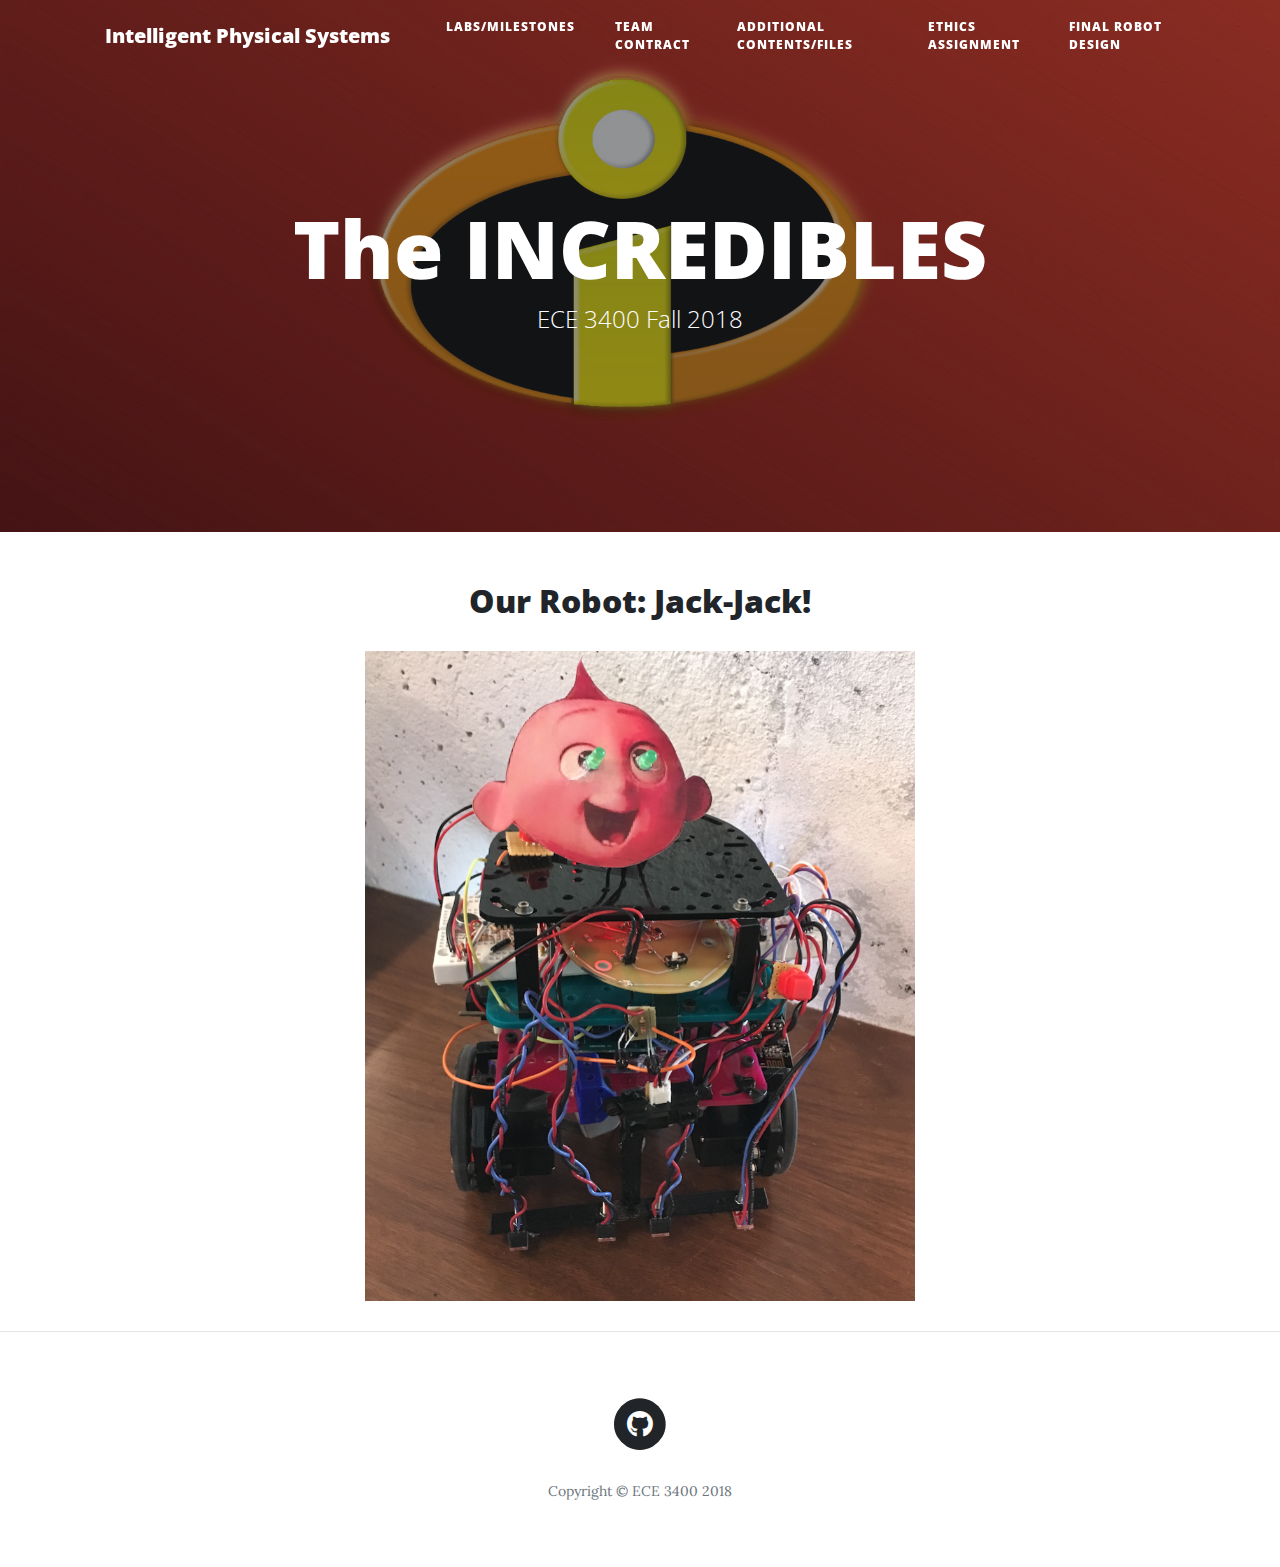
<file: index.html>
<!DOCTYPE html>
<html lang="en">

  <head>

    <meta charset="utf-8">
    <meta name="viewport" content="width=device-width, initial-scale=1, shrink-to-fit=no">
    <meta name="description" content="">
    <meta name="author" content="">

    <title>ECE 3400, Fall 2018</title>

    <!-- Bootstrap core CSS -->
    <link href="vendor/bootstrap/css/bootstrap.min.css" rel="stylesheet">

    <!-- Custom fonts for this template -->
    <link href="vendor/fontawesome-free/css/all.min.css" rel="stylesheet" type="text/css">
    <link href='https://fonts.googleapis.com/css?family=Lora:400,700,400italic,700italic' rel='stylesheet' type='text/css'>
    <link href='https://fonts.googleapis.com/css?family=Open+Sans:300italic,400italic,600italic,700italic,800italic,400,300,600,700,800' rel='stylesheet' type='text/css'>

    <!-- Custom styles for this template -->
    <link href="css/clean-blog.min.css" rel="stylesheet">

  </head>

  <body>

    <!-- Navigation -->
    <nav class="navbar navbar-expand-lg navbar-light fixed-top" id="mainNav">
      <div class="container">
        <a class="navbar-brand" href="index.html">Intelligent Physical Systems</a>
        <button class="navbar-toggler navbar-toggler-right" type="button" data-toggle="collapse" data-target="#navbarResponsive" aria-controls="navbarResponsive" aria-expanded="false" aria-label="Toggle navigation">
          Menu
          <i class="fas fa-bars"></i>
        </button>
        <div class="collapse navbar-collapse" id="navbarResponsive">
          <ul class="navbar-nav ml-auto">
             </li>
            <li class="nav-item">
              <a class="nav-link" href="post.html">Labs/Milestones</a>
            <li class="nav-item">
              <a class="nav-link" href="about.html">Team Contract</a>
            </li>
            </li>
	      <li class="nav-item">
              <a class="nav-link" href="files.html">Additional Contents/Files</a>  
          </li>  
          <li class="nav-item">
              <a class="nav-link" href="ethics.html">Ethics Assignment</a>  
          </li> 
	       <li class="nav-item">
              <a class="nav-link" href="documentation.html">Final Robot Design</a>  
          </li> 
          </ul>
        </div>
      </div>
    </nav>

    <!-- Page Header -->
    <header class="masthead" style="background-image: url('img/home-bg.jpg')">
      <div class="overlay"></div>
      <div class="container">
        <div class="row">
          <div class="col-lg-8 col-md-10 mx-auto">
            <div class="site-heading">
              <h1>The INCREDIBLES</h1>
              <span class="subheading">ECE 3400 Fall 2018</span>
            </div>
          </div>
        </div>
      </div>
    </header>

    <!-- Main Content -->
    <div class="container">
	    <!-- embed src=“ECE3400/incredibles theme song.mp4” -->
      <h2 align="center"> Our Robot: Jack-Jack! </h2>
	    <style>
.aligncenter {
    text-align: center;
}
</style>
	    <p class="aligncenter">
      <img src = "robot_pix/IMG_7000.png" alt = "no picture :(" width="550", height="650">
	    </p>

          <!-- Pager -->
        </div>
      </div>
    </div>

    <hr>

    <!-- Footer -->
    <footer>
      <div class="container">
        <div class="row">
          <div class="col-lg-8 col-md-10 mx-auto">
            <ul class="list-inline text-center">
                <li class="list-inline-item">
                <a href="https://github.com/sanskritijoshi1441/ECE3400">
                  <span class="fa-stack fa-lg">
                    <i class="fas fa-circle fa-stack-2x"></i>
                    <i class="fab fa-github fa-stack-1x fa-inverse"></i>
                  </span>
                </a>
              </li>
            </ul>
            <p class="copyright text-muted">Copyright &copy; ECE 3400 2018</p>
          </div>
        </div>
      </div>
    </footer>

    <!-- Bootstrap core JavaScript -->
    <script src="vendor/jquery/jquery.min.js"></script>
    <script src="vendor/bootstrap/js/bootstrap.bundle.min.js"></script>

    <!-- Custom scripts for this template -->
    <script src="js/clean-blog.min.js"></script>

  </body>

</html>
</file>
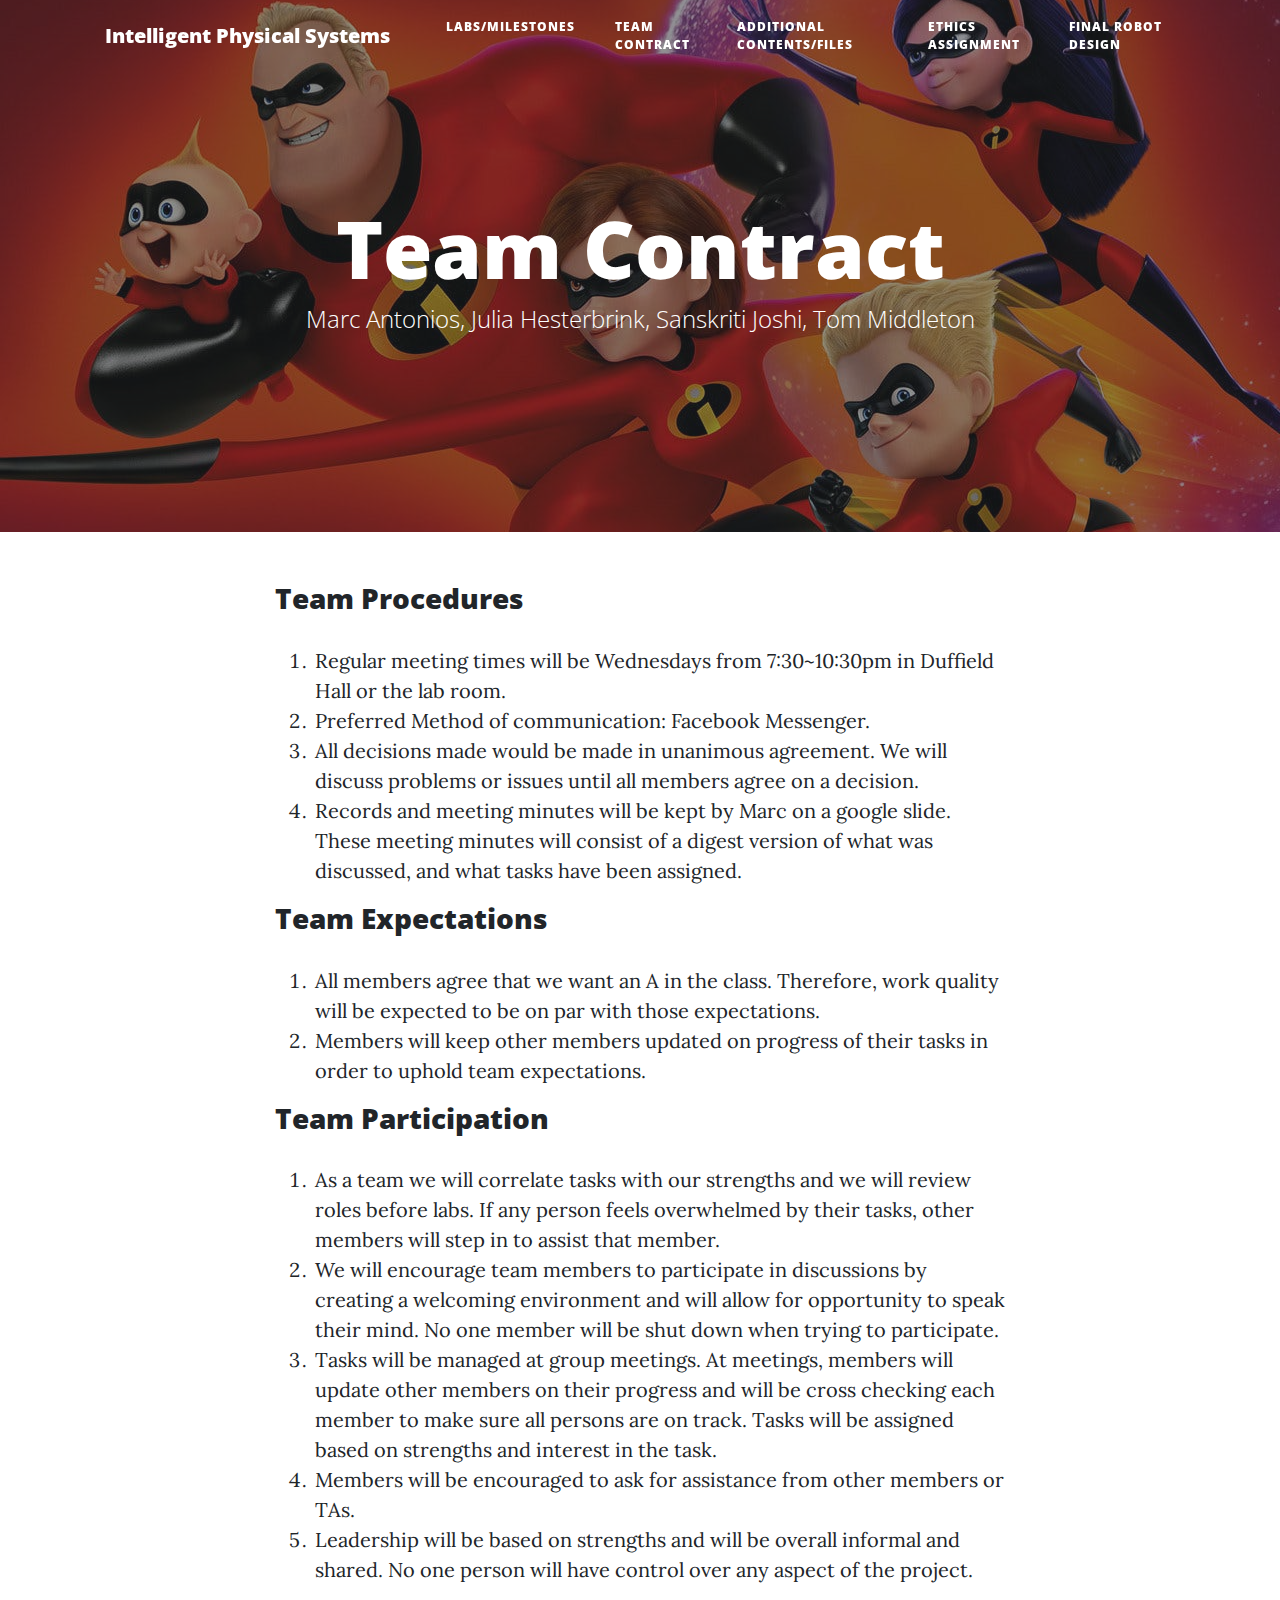
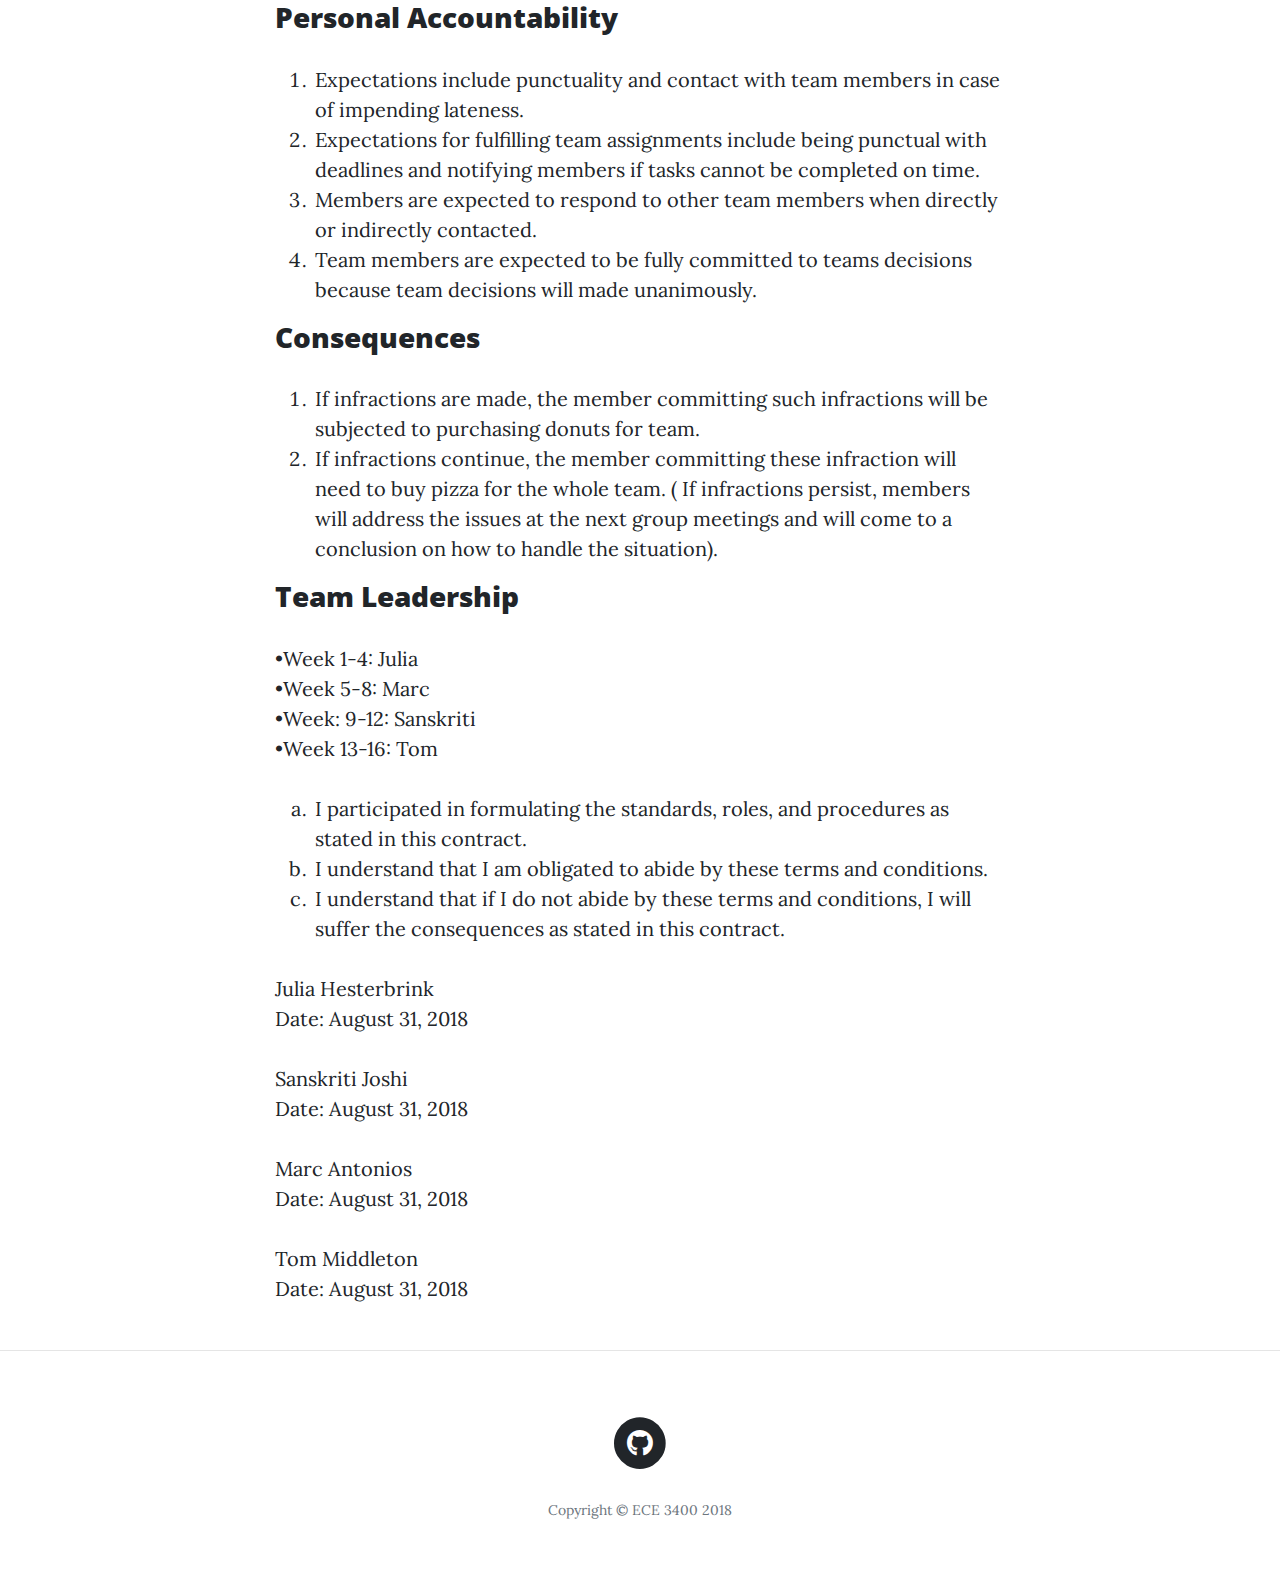
<file: about.html>
<!DOCTYPE html>
<html lang="en">

  <head>

    <meta charset="utf-8">
    <meta name="viewport" content="width=device-width, initial-scale=1, shrink-to-fit=no">
    <meta name="description" content="">
    <meta name="author" content="">

    <title>Team Contract</title>

    <!-- Bootstrap core CSS -->
    <link href="vendor/bootstrap/css/bootstrap.min.css" rel="stylesheet">

    <!-- Custom fonts for this template -->
    <link href="vendor/fontawesome-free/css/all.min.css" rel="stylesheet" type="text/css">
    <link href='https://fonts.googleapis.com/css?family=Lora:400,700,400italic,700italic' rel='stylesheet' type='text/css'>
    <link href='https://fonts.googleapis.com/css?family=Open+Sans:300italic,400italic,600italic,700italic,800italic,400,300,600,700,800' rel='stylesheet' type='text/css'>

    <!-- Custom styles for this template -->
    <link href="css/clean-blog.min.css" rel="stylesheet">

  </head>

  <body>

    <!-- Navigation -->
 <nav class="navbar navbar-expand-lg navbar-light fixed-top" id="mainNav">
      <div class="container">
        <a class="navbar-brand" href="index.html">Intelligent Physical Systems</a>
        <button class="navbar-toggler navbar-toggler-right" type="button" data-toggle="collapse" data-target="#navbarResponsive" aria-controls="navbarResponsive" aria-expanded="false" aria-label="Toggle navigation">
          Menu
          <i class="fas fa-bars"></i>
        </button>
        <div class="collapse navbar-collapse" id="navbarResponsive">
          <ul class="navbar-nav ml-auto">
            
            </li>
            <li class="nav-item">
              <a class="nav-link" href="post.html">Labs/Milestones</a>
            <li class="nav-item">
              <a class="nav-link" href="about.html">Team Contract</a>
            <li class="nav-item">
              <a class="nav-link" href="files.html">Additional Contents/Files</a>  
          </li>  
          <li class="nav-item">
              <a class="nav-link" href="ethics.html">Ethics Assignment</a>  
          </li> 
          <li class="nav-item">
              <a class="nav-link" href="documentation.html">Final Robot Design</a>  
          </li> 
          </li>
            </li>
          </ul>
        </div>
      </div>
    </nav>

    <!-- Page Header -->
    <header class="masthead" style="background-image: url('img/about-bg.jpg')">
      <div class="overlay"></div>
      <div class="container">
        <div class="row">
          <div class="col-lg-8 col-md-10 mx-auto">
            <div class="page-heading">
              <h1>Team Contract</h1>
              <span class="subheading">Marc Antonios, Julia Hesterbrink, Sanskriti Joshi, Tom Middleton
              </span>
            </div>
          </div>
        </div>
      </div>
    </header>

    <!-- Main Content -->
    <div class="container">
      <div class="row">
        <div class="col-lg-8 col-md-10 mx-auto">
          <h3> Team Procedures </h3> <p></p>
<ol type="1">
<li>Regular meeting times will be Wednesdays from 7:30~10:30pm in Duffield Hall or the lab room.</li>
<li>Preferred Method of communication: Facebook Messenger.</li>
<li>All decisions made would be made in unanimous agreement. We will discuss problems or issues until all members agree on a decision.</li>
<li>Records and meeting minutes will be kept by Marc on a google slide. These meeting minutes will consist of a digest version of what was discussed, and what tasks have been assigned.</li>
</ol>
<h3> Team Expectations </h3><p></p>
<ol type="1">
<li>All members agree that we want an A in the class. Therefore, work quality will be expected to be on par with those expectations.</li>
<li>Members will keep other members updated on progress of their tasks in order to uphold team expectations.</li>
</ol>
<h3> Team Participation </h3><p></p>
<ol type="1">
<li>As a team we will correlate tasks with our strengths and we will review roles before labs. If any person feels overwhelmed by their tasks, other members will step in to assist that member.</li>
<li>We will encourage team members to participate in discussions by creating a welcoming environment and will allow for opportunity to speak their mind. No one member will be shut down when trying to participate.  </li>
<li>Tasks will be managed at group meetings. At meetings, members will update other members on their progress and will be cross checking each member to make sure all persons are on track. Tasks will be assigned based on strengths and interest in the task.</li>
<li>Members will be encouraged to ask for assistance from other members or TAs.</li>
<li>Leadership will be based on strengths and will be overall informal and shared. No one person will have control over any aspect of the project.</li>
</ol>
<h3> Personal Accountability </h3><p></p>
<ol type="1">
<li>Expectations include punctuality and contact with team members in case of impending lateness. </li>
<li>Expectations for fulfilling team assignments include being punctual with deadlines and notifying members if tasks cannot be completed on time.</li>
<li>Members are expected to respond to other team members when directly or indirectly contacted.</li>
<li>Team members are expected to be fully committed to teams decisions because team decisions will made unanimously.</li>
</ol>
<h3> Consequences </h3><p></p>
<ol type="1">
<li>If infractions are made, the member committing such infractions will be subjected to purchasing donuts for team.</li>
<li>If infractions continue, the member committing these infraction will need to buy pizza for the whole team. ( If infractions persist, members will address the issues at the next group meetings and will come to a conclusion on how to handle the situation). </li>
</ol>
<h3> Team Leadership </h3><p></p>
          &#8226;Week 1-4: Julia </br>
          &#8226;Week 5-8: Marc </br>
          &#8226;Week: 9-12: Sanskriti </br>
          &#8226;Week 13-16: Tom <p></p>
<ol type="a">
  <li>I participated in formulating the standards, roles, and procedures as stated in this contract.</li>
  <li>I understand that I am obligated to abide by these terms and conditions.</li>
  <li>I understand that if I do not abide by these terms and conditions, I will suffer the consequences as stated in this contract.</li>
</ol>

<p> Julia Hesterbrink </br> Date: August 31, 2018 </p>

<p>Sanskriti Joshi </br> Date: August 31, 2018</p>

<p>Marc Antonios </br> Date: August 31, 2018</p>

<p>Tom Middleton </br> Date: August 31, 2018</p>


        </div>
      </div>
    </div>

    <hr>

    <!-- Footer -->
   <footer>
      <div class="container">
        <div class="row">
          <div class="col-lg-8 col-md-10 mx-auto">
            <ul class="list-inline text-center">
                <li class="list-inline-item">
                 <a href="https://github.com/sanskritijoshi1441/ECE3400">
                  <span class="fa-stack fa-lg">
                    <i class="fas fa-circle fa-stack-2x"></i>
                    <i class="fab fa-github fa-stack-1x fa-inverse"></i>
                  </span>
                </a>
              </li>
            </ul>
            <p class="copyright text-muted">Copyright &copy; ECE 3400 2018</p>
          </div>
        </div>
      </div>
    </footer>

    <!-- Bootstrap core JavaScript -->
    <script src="vendor/jquery/jquery.min.js"></script>
    <script src="vendor/bootstrap/js/bootstrap.bundle.min.js"></script>

    <!-- Custom scripts for this template -->
    <script src="js/clean-blog.min.js"></script>

  </body>

</html>
</file>
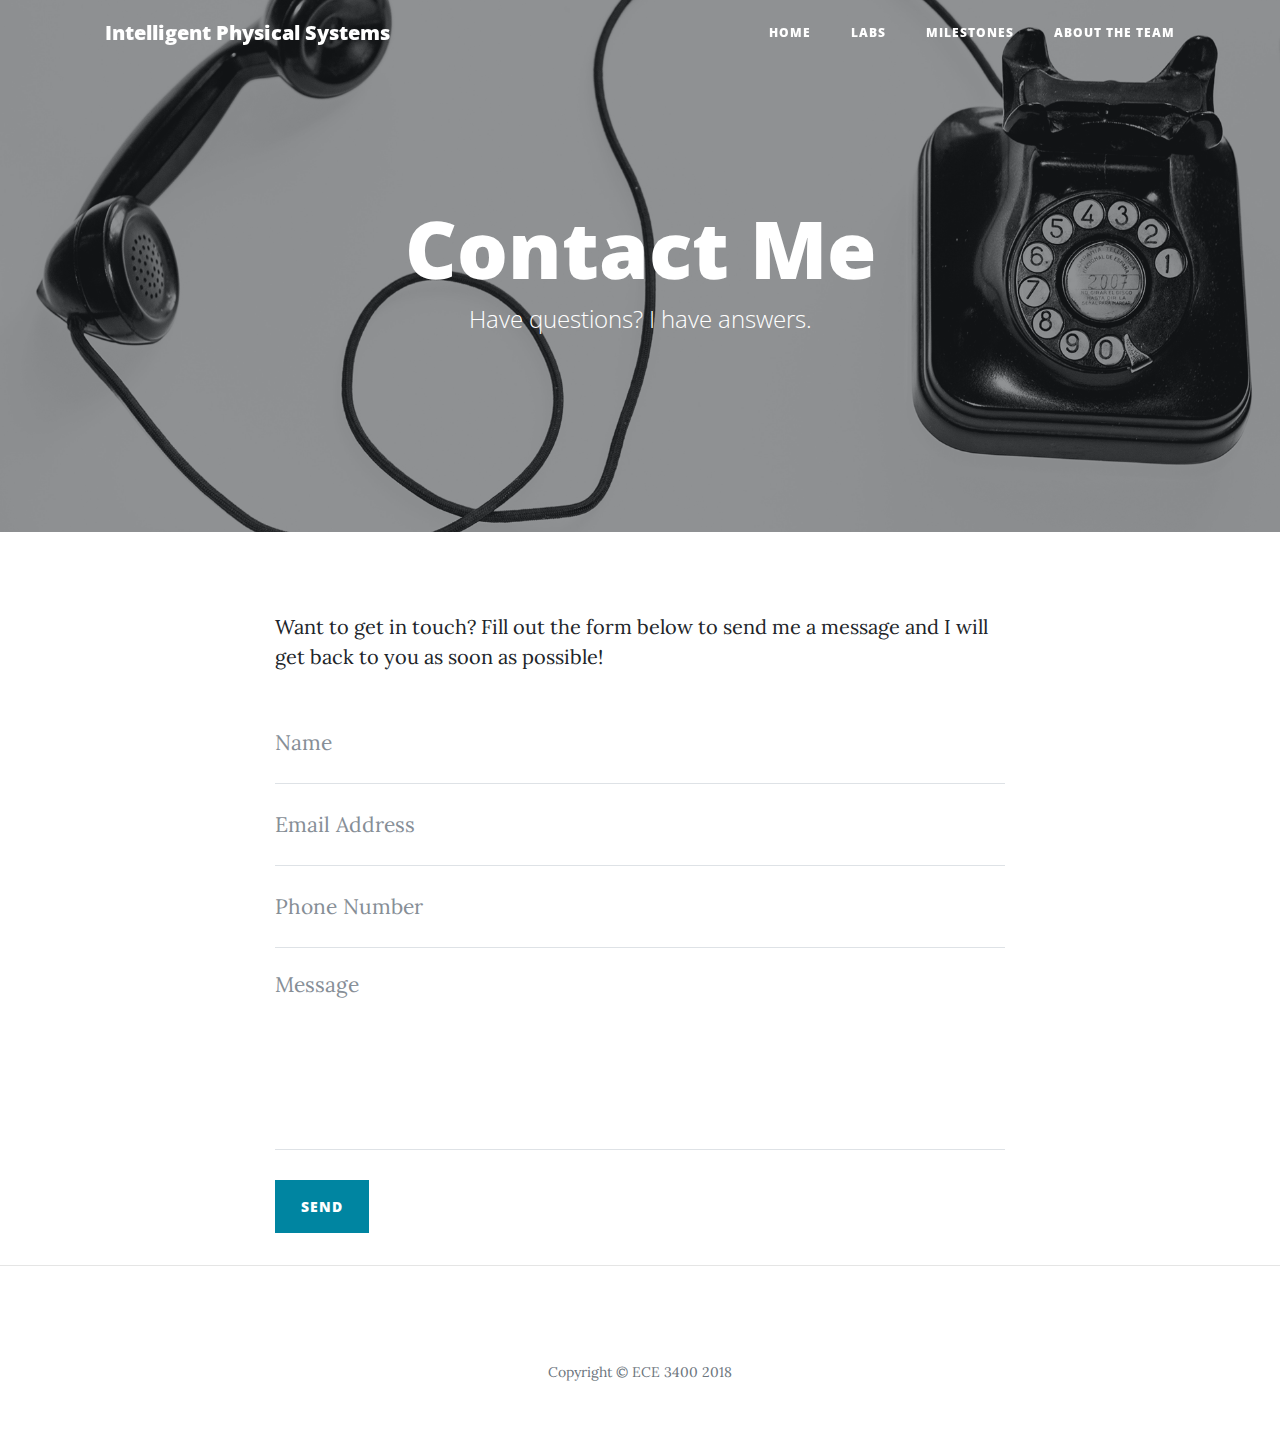
<file: contact.html>
<!DOCTYPE html>
<html lang="en">

  <head>

    <meta charset="utf-8">
    <meta name="viewport" content="width=device-width, initial-scale=1, shrink-to-fit=no">
    <meta name="description" content="">
    <meta name="author" content="">

    <title>Clean Blog - Start Bootstrap Theme</title>

    <!-- Bootstrap core CSS -->
    <link href="vendor/bootstrap/css/bootstrap.min.css" rel="stylesheet">

    <!-- Custom fonts for this template -->
    <link href="vendor/fontawesome-free/css/all.min.css" rel="stylesheet" type="text/css">
    <link href='https://fonts.googleapis.com/css?family=Lora:400,700,400italic,700italic' rel='stylesheet' type='text/css'>
    <link href='https://fonts.googleapis.com/css?family=Open+Sans:300italic,400italic,600italic,700italic,800italic,400,300,600,700,800' rel='stylesheet' type='text/css'>

    <!-- Custom styles for this template -->
    <link href="css/clean-blog.min.css" rel="stylesheet">

  </head>

  <body>

    <!-- Navigation -->
   <nav class="navbar navbar-expand-lg navbar-light fixed-top" id="mainNav">
      <div class="container">
        <a class="navbar-brand" href="index.html">Intelligent Physical Systems</a>
        <button class="navbar-toggler navbar-toggler-right" type="button" data-toggle="collapse" data-target="#navbarResponsive" aria-controls="navbarResponsive" aria-expanded="false" aria-label="Toggle navigation">
          Menu
          <i class="fas fa-bars"></i>
        </button>
        <div class="collapse navbar-collapse" id="navbarResponsive">
          <ul class="navbar-nav ml-auto">
            <li class="nav-item">
              <a class="nav-link" href="index.html">Home</a>
            </li>
            </li>
            <li class="nav-item">
              <a class="nav-link" href="post.html">Labs</a>
           <li class="nav-item">
              <a class="nav-link" href="post.html">Milestones</a>
            <li class="nav-item">
              <a class="nav-link" href="about.html">About the Team</a>
            </li>
            </li>
          </ul>
        </div>
      </div>
    </nav>

    <!-- Page Header -->
    <header class="masthead" style="background-image: url('img/contact-bg.jpg')">
      <div class="overlay"></div>
      <div class="container">
        <div class="row">
          <div class="col-lg-8 col-md-10 mx-auto">
            <div class="page-heading">
              <h1>Contact Me</h1>
              <span class="subheading">Have questions? I have answers.</span>
            </div>
          </div>
        </div>
      </div>
    </header>

    <!-- Main Content -->
    <div class="container">
      <div class="row">
        <div class="col-lg-8 col-md-10 mx-auto">
          <p>Want to get in touch? Fill out the form below to send me a message and I will get back to you as soon as possible!</p>
          <!-- Contact Form - Enter your email address on line 19 of the mail/contact_me.php file to make this form work. -->
          <!-- WARNING: Some web hosts do not allow emails to be sent through forms to common mail hosts like Gmail or Yahoo. It's recommended that you use a private domain email address! -->
          <!-- To use the contact form, your site must be on a live web host with PHP! The form will not work locally! -->
          <form name="sentMessage" id="contactForm" novalidate>
            <div class="control-group">
              <div class="form-group floating-label-form-group controls">
                <label>Name</label>
                <input type="text" class="form-control" placeholder="Name" id="name" required data-validation-required-message="Please enter your name.">
                <p class="help-block text-danger"></p>
              </div>
            </div>
            <div class="control-group">
              <div class="form-group floating-label-form-group controls">
                <label>Email Address</label>
                <input type="email" class="form-control" placeholder="Email Address" id="email" required data-validation-required-message="Please enter your email address.">
                <p class="help-block text-danger"></p>
              </div>
            </div>
            <div class="control-group">
              <div class="form-group col-xs-12 floating-label-form-group controls">
                <label>Phone Number</label>
                <input type="tel" class="form-control" placeholder="Phone Number" id="phone" required data-validation-required-message="Please enter your phone number.">
                <p class="help-block text-danger"></p>
              </div>
            </div>
            <div class="control-group">
              <div class="form-group floating-label-form-group controls">
                <label>Message</label>
                <textarea rows="5" class="form-control" placeholder="Message" id="message" required data-validation-required-message="Please enter a message."></textarea>
                <p class="help-block text-danger"></p>
              </div>
            </div>
            <br>
            <div id="success"></div>
            <div class="form-group">
              <button type="submit" class="btn btn-primary" id="sendMessageButton">Send</button>
            </div>
          </form>
        </div>
      </div>
    </div>

    <hr>

    <!-- Footer -->
  <footer>
      <div class="container">
        <div class="row">
          <div class="col-lg-8 col-md-10 mx-auto">
            <ul class="list-inline text-center">
            </ul>
            <p class="copyright text-muted">Copyright &copy; ECE 3400 2018</p>
          </div>
        </div>
      </div>
    </footer>

    <!-- Bootstrap core JavaScript -->
    <script src="vendor/jquery/jquery.min.js"></script>
    <script src="vendor/bootstrap/js/bootstrap.bundle.min.js"></script>

    <!-- Contact Form JavaScript -->
    <script src="js/jqBootstrapValidation.js"></script>
    <script src="js/contact_me.js"></script>

    <!-- Custom scripts for this template -->
    <script src="js/clean-blog.min.js"></script>

  </body>

</html>
</file>
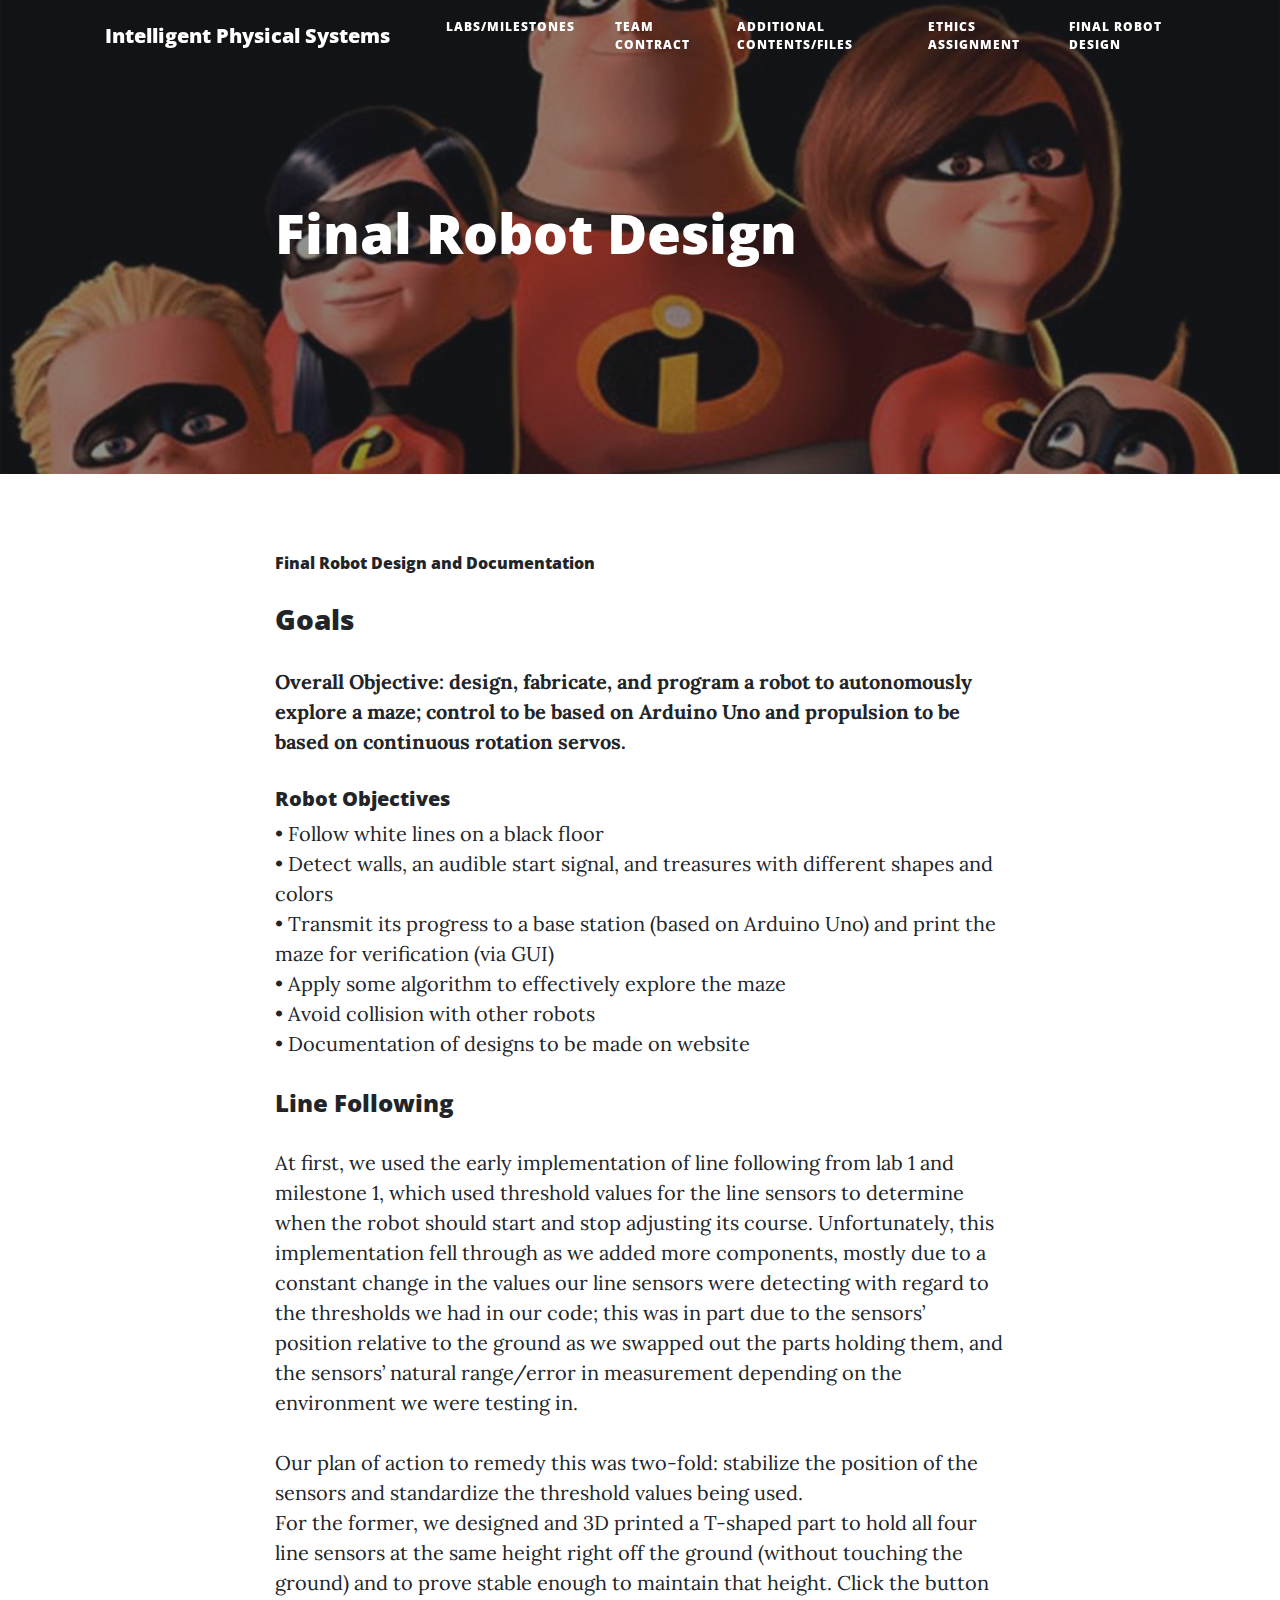
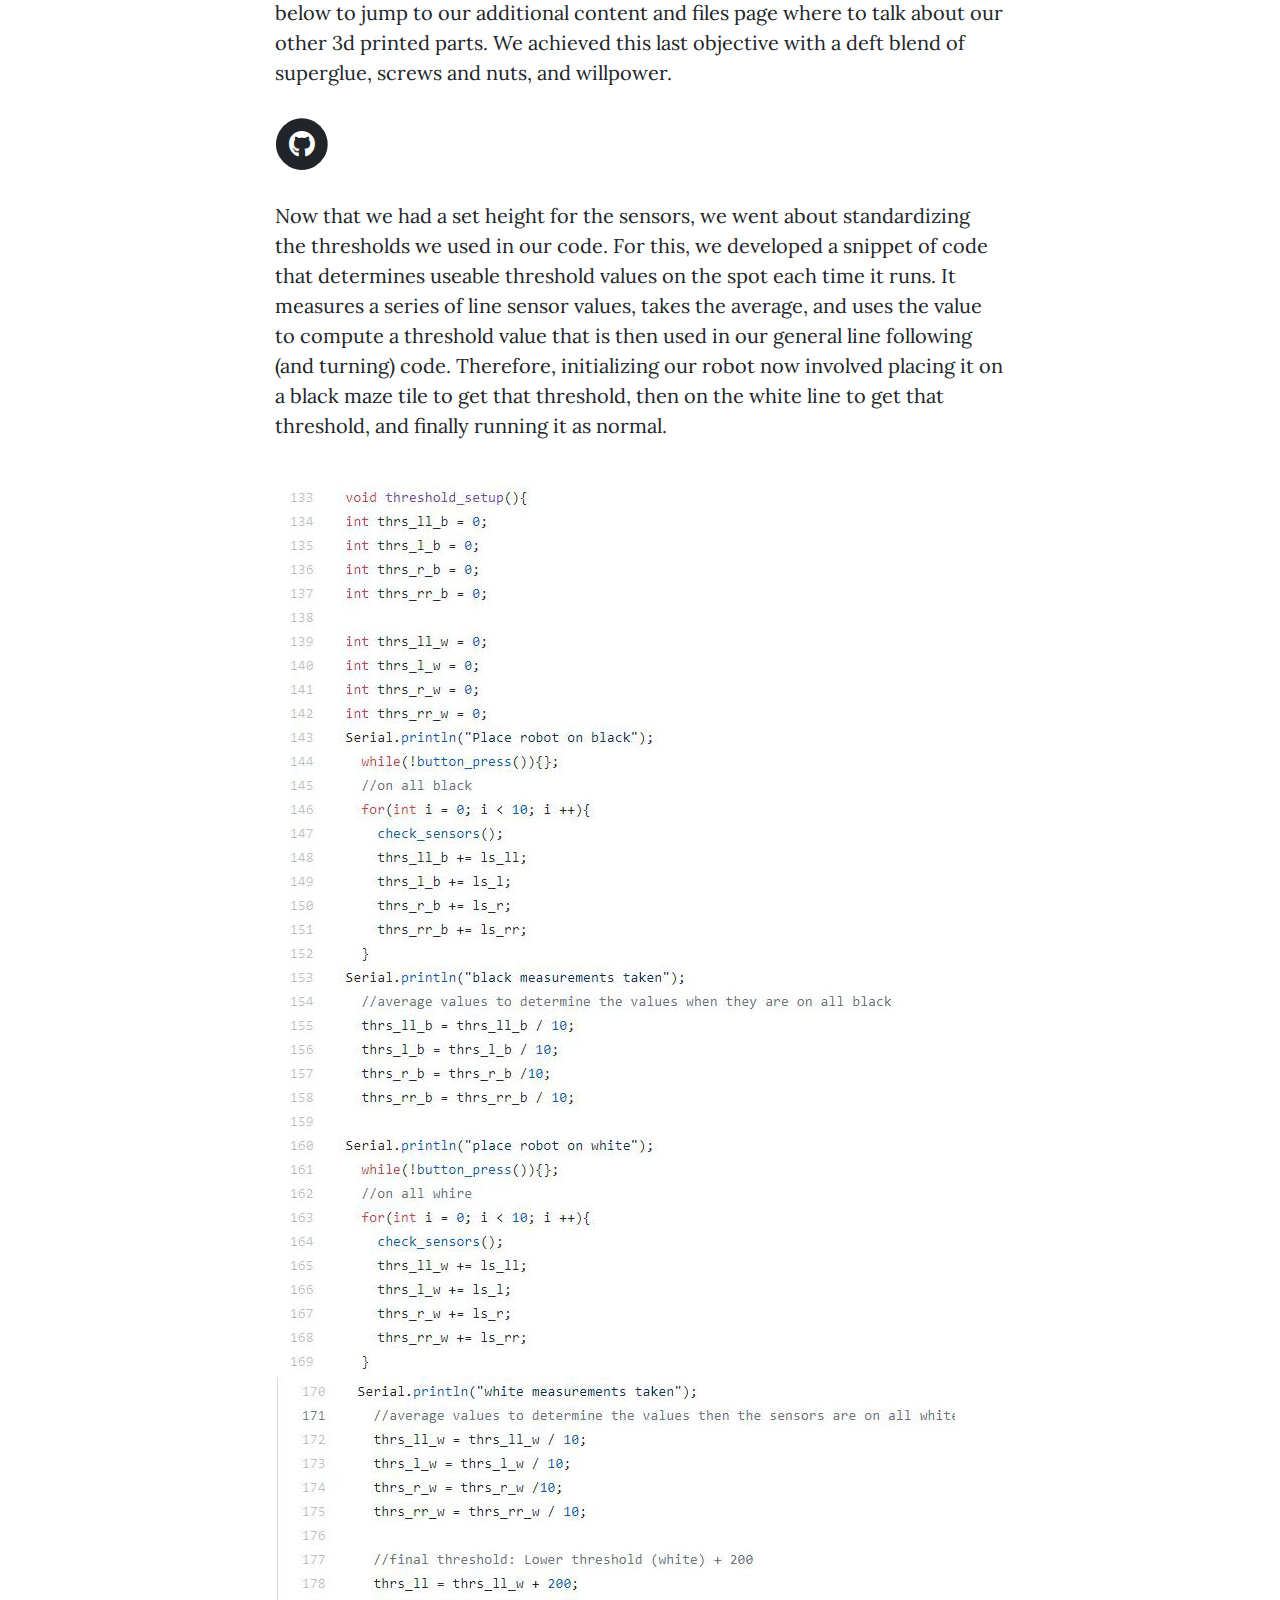
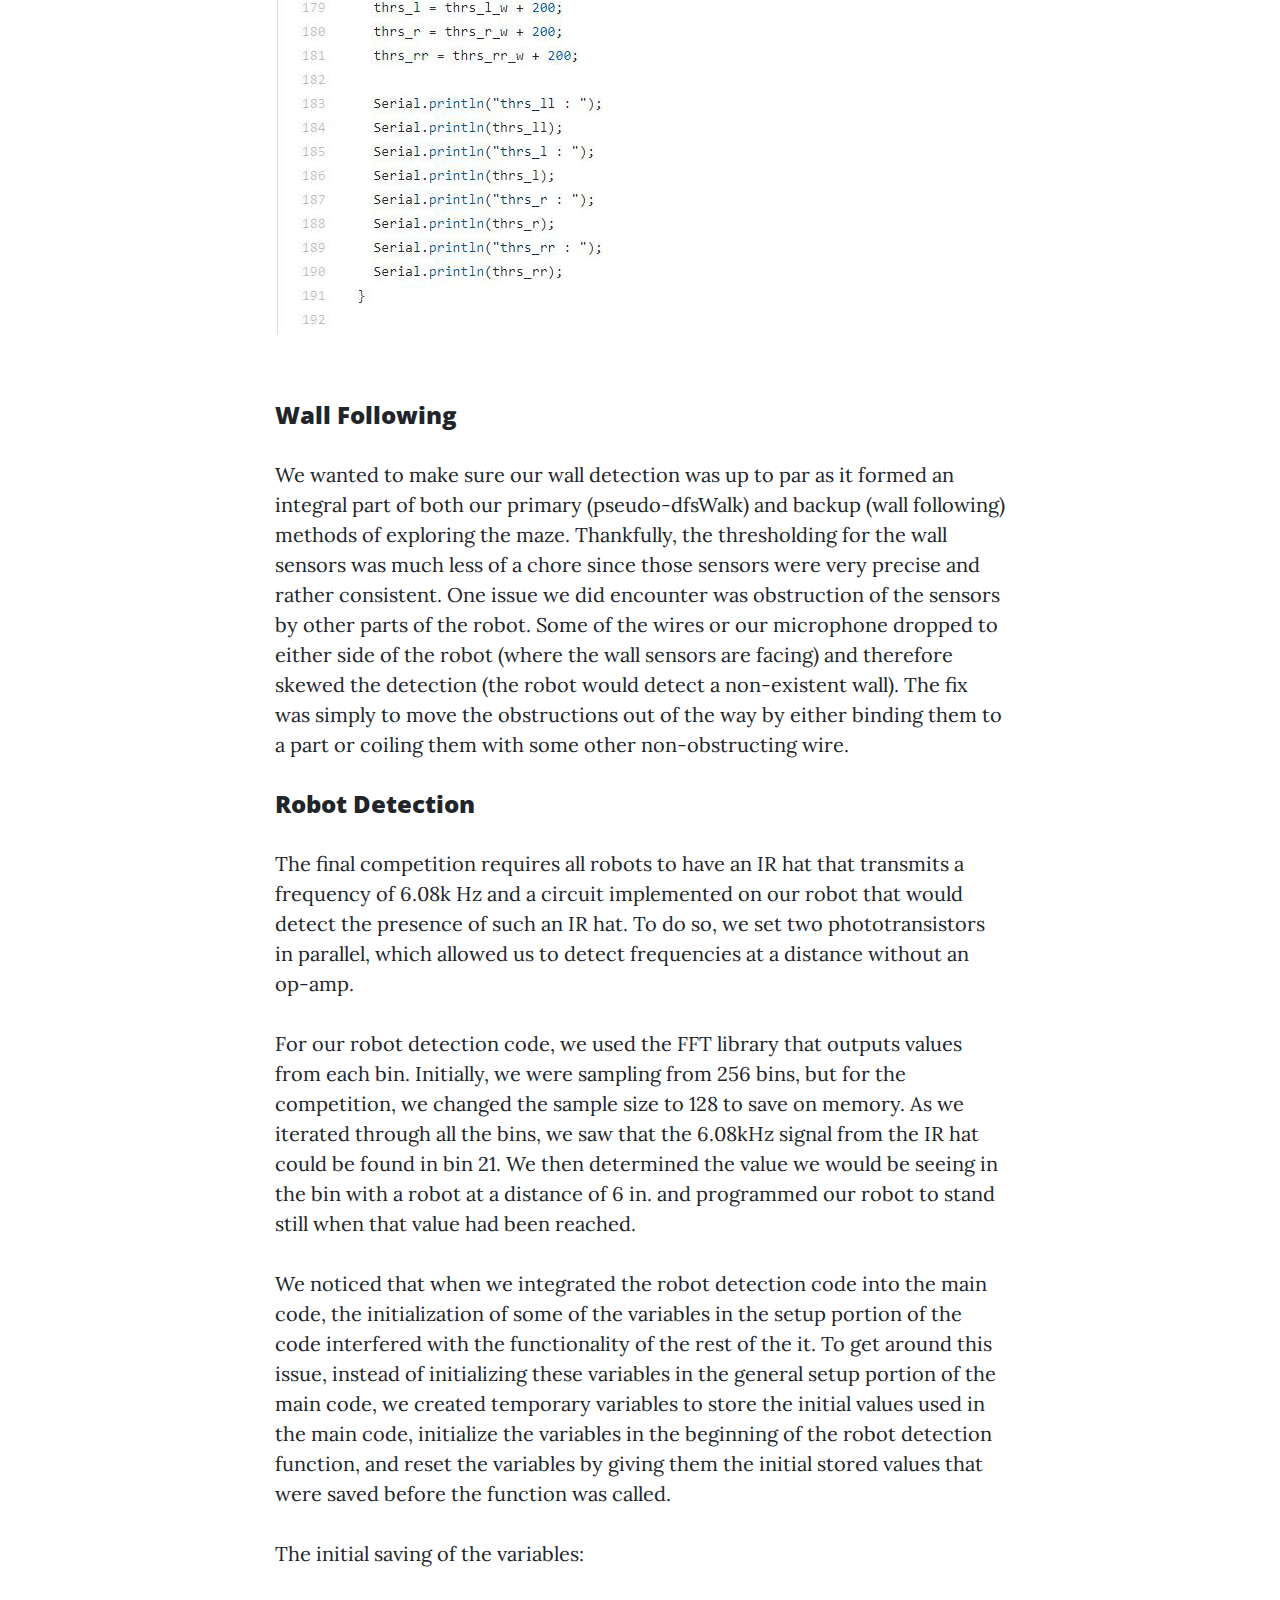
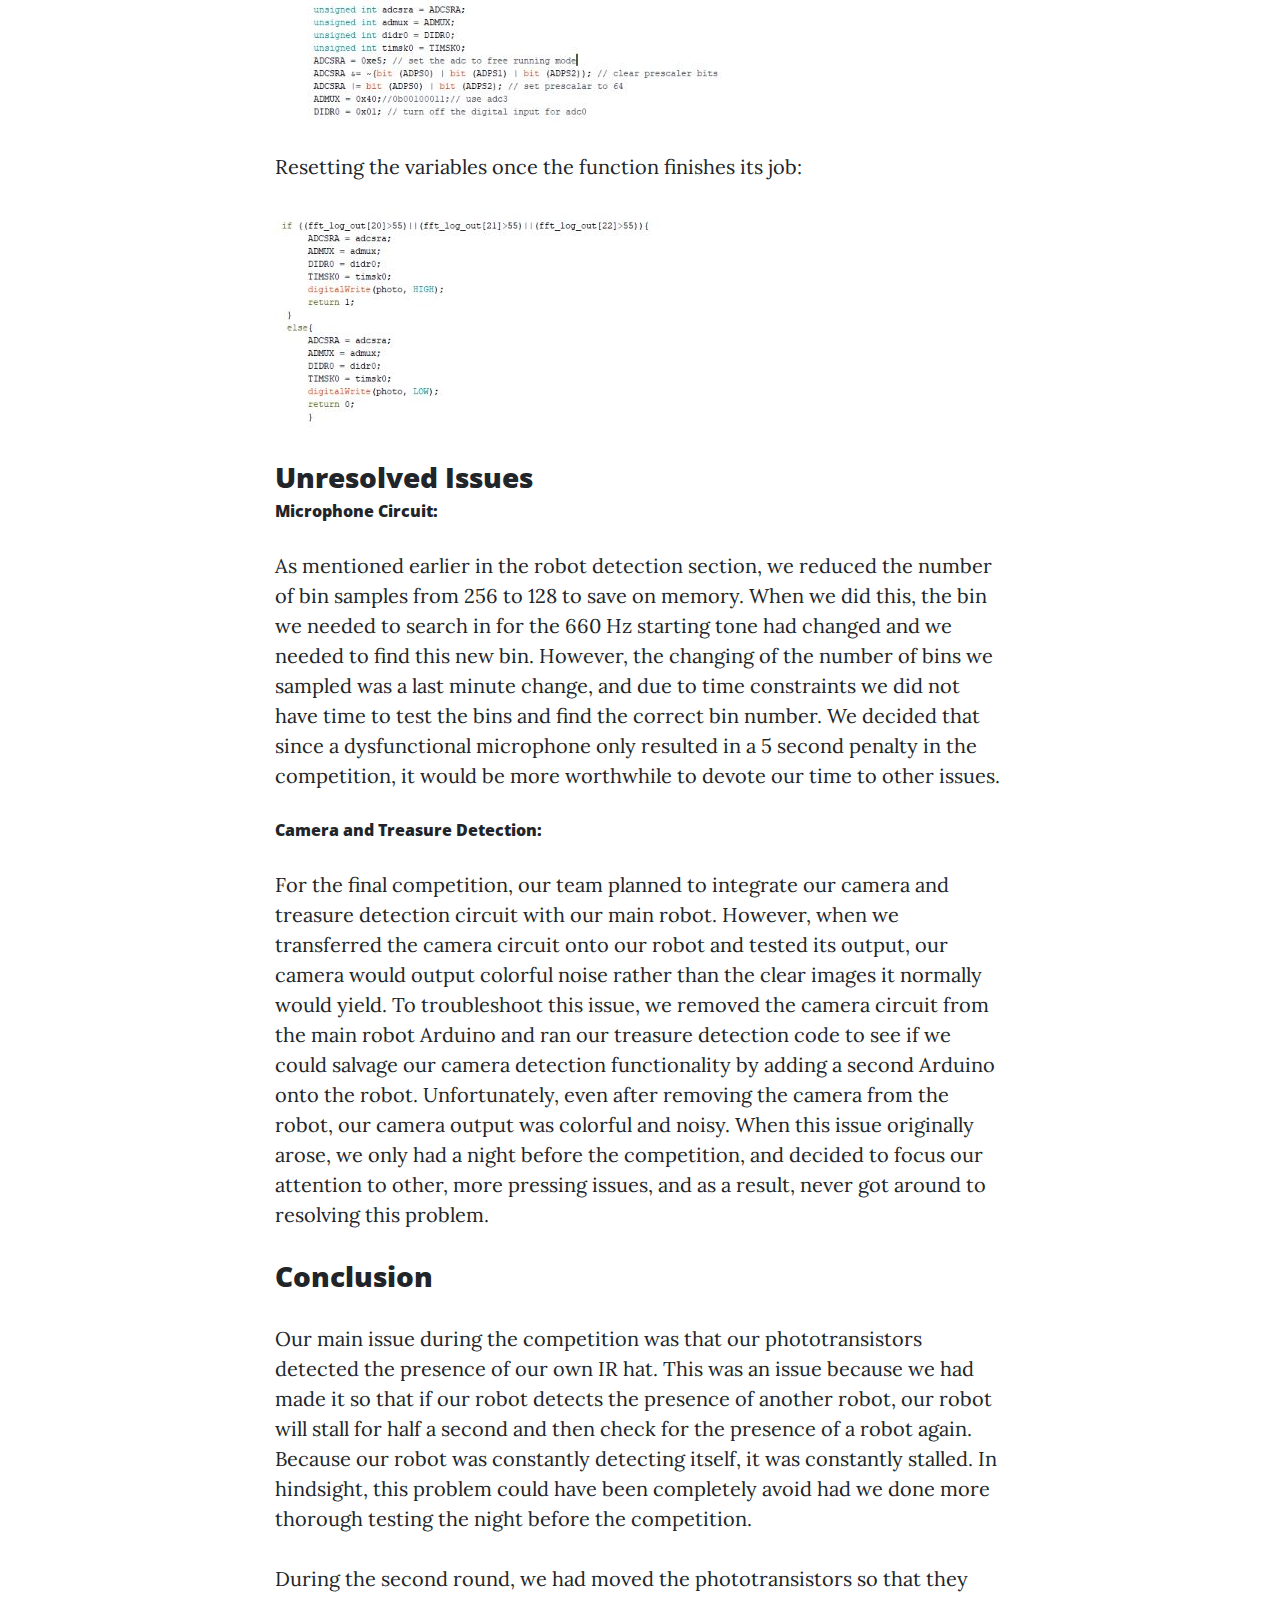
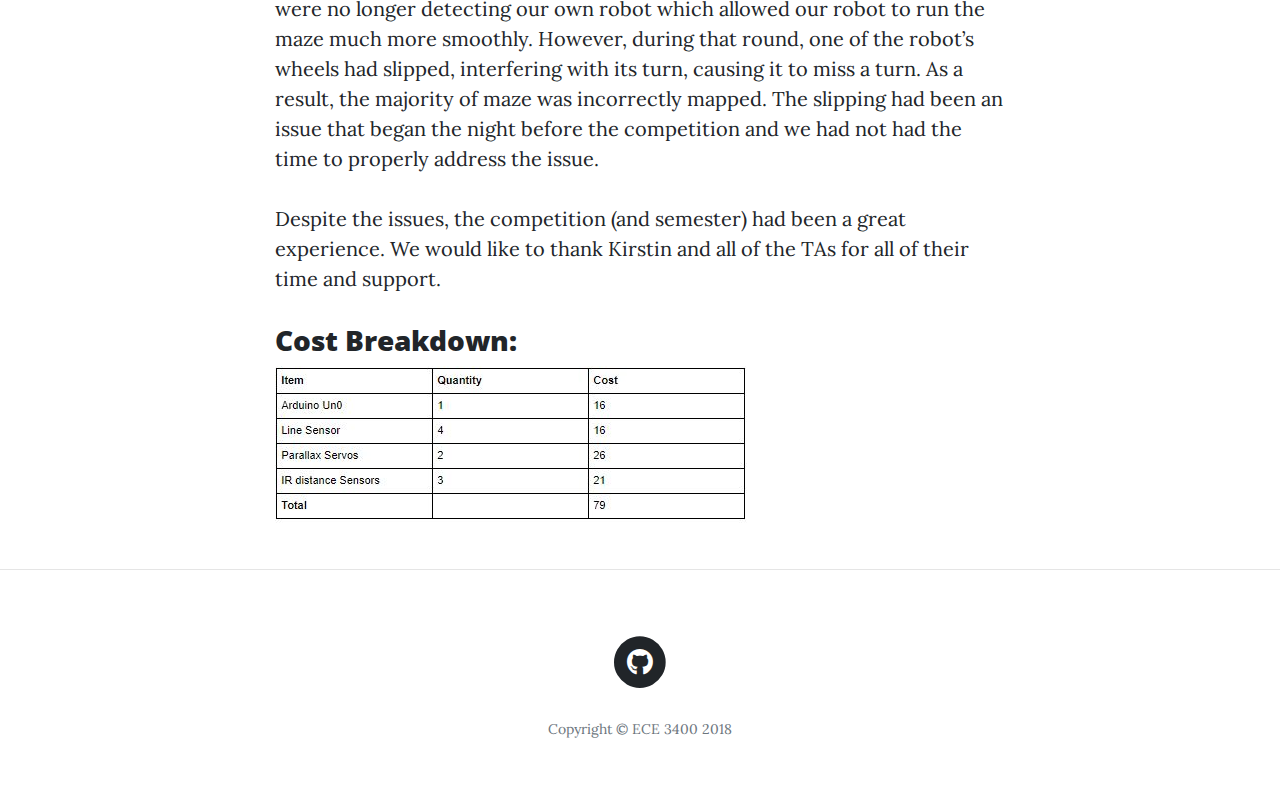
<file: documentation.html>
<!DOCTYPE html>
<html lang="en">

  <head>

    <meta charset="utf-8">
    <meta name="viewport" content="width=device-width, initial-scale=1, shrink-to-fit=no">
    <meta name="description" content="">
    <meta name="author" content="">

    <title>Final Robot Design and Documentation</title>

    <!-- Bootstrap core CSS -->
    <link href="vendor/bootstrap/css/bootstrap.min.css" rel="stylesheet">

    <!-- Custom fonts for this template -->
    <link href="vendor/fontawesome-free/css/all.min.css" rel="stylesheet" type="text/css">
    <link href='https://fonts.googleapis.com/css?family=Lora:400,700,400italic,700italic' rel='stylesheet' type='text/css'>
    <link href='https://fonts.googleapis.com/css?family=Open+Sans:300italic,400italic,600italic,700italic,800italic,400,300,600,700,800' rel='stylesheet' type='text/css'>

    <!-- Custom styles for this template -->
    <link href="css/clean-blog.min.css" rel="stylesheet">

  </head>

  <body>

    <!-- Navigation -->
   <nav class="navbar navbar-expand-lg navbar-light fixed-top" id="mainNav">
      <div class="container">
        <a class="navbar-brand" href="index.html">Intelligent Physical Systems</a>
        <button class="navbar-toggler navbar-toggler-right" type="button" data-toggle="collapse" data-target="#navbarResponsive" aria-controls="navbarResponsive" aria-expanded="false" aria-label="Toggle navigation">
          Menu
          <i class="fas fa-bars"></i>
        </button>
        <div class="collapse navbar-collapse" id="navbarResponsive">
          <ul class="navbar-nav ml-auto">
             </li>
            <li class="nav-item">
              <a class="nav-link" href="post.html">Labs/Milestones</a>
            <li class="nav-item">
              <a class="nav-link" href="about.html">Team Contract</a>
            </li>
            </li>
	      <li class="nav-item">
              <a class="nav-link" href="files.html">Additional Contents/Files</a>  
          </li>  
          <li class="nav-item">
              <a class="nav-link" href="ethics.html">Ethics Assignment</a>  
          </li> 
	      <li class="nav-item">
              <a class="nav-link" href="documentation.html">Final Robot Design</a>  
          </li> 
          </ul>
        </div>
      </div>
    </nav>

    <!-- Page Header -->
    <header class="masthead" style="background-image: url('img/documentation.jpg')">
      <div class="overlay"></div>
      <div class="container">
        <div class="row">
          <div class="col-lg-8 col-md-10 mx-auto">
            <div class="post-heading">
              <h1>Final Robot Design</h1>
             </div>
             
            </div>
          </div>
        </div>
      </div>
    </header>

    <!-- Post Content -->
    <article>
      <div class="container">
        <div class="row">
          <div class="col-lg-8 col-md-10 mx-auto">
<p></p>

<h6> Final Robot Design and Documentation</h6>
		  <p></p>
		  <h3> Goals </h3> <p></p>
		  <p> <strong> Overall Objective: design, fabricate, and program a robot to autonomously explore a maze; control to be based on Arduino Uno and propulsion to be based on continuous rotation servos.
			  </strong> </p>
		  <h5>Robot Objectives</h5>
		  &#8226; Follow white lines on a black floor </br>
                  &#8226; Detect walls, an audible start signal, and treasures with different shapes and colors </br>
		  &#8226; Transmit its progress to a base station (based on Arduino Uno) and print the maze for verification (via GUI) </br>
		  &#8226; Apply some algorithm to effectively explore the maze </br>
		  &#8226; Avoid collision with other robots </br>
		  &#8226; Documentation of designs to be made on website <p></p>
<h4> Line Following</h4> <p></p>
		  <p>At first, we used the early implementation of line following from lab 1 and milestone 1, which used threshold values for the line sensors to determine when the robot should start and stop adjusting its course. 
			  Unfortunately, this implementation fell through as we added more components, mostly due to a constant change in the values our line sensors were detecting with regard to the thresholds we had in our code; 
			  this was in part due to the sensors’ position relative to the ground as we swapped out the parts holding them, and the sensors’ natural range/error in measurement depending on the environment we were testing in. </p>

		<p>Our plan of action to remedy this was two-fold: stabilize the position of the sensors and standardize the threshold values being used.</br>
		 For the former, we designed and 3D printed a T-shaped part to hold all four line sensors at the same height right off the ground (without touching the ground) and to prove stable enough to maintain that height. Click the button below to jump to our additional content and files page where to talk about our other 3d printed parts.
		We achieved this last objective with a deft blend of superglue, screws and nuts, and willpower. </p>
		   <a href="https://sanskritijoshi1441.github.io/ECE3400/files.html">
                  <span class="fa-stack fa-lg">
                    <i class="fas fa-circle fa-stack-2x"></i>
                    <i class="fab fa-github fa-stack-1x fa-inverse"></i>
                  </span>
                </a>
		  <p>Now that we had a set height for the sensors, we went about standardizing the thresholds we used in our code. For this, we developed a snippet of code that determines useable threshold values on the spot each time it runs. 
			  It measures a series of line sensor values, takes the average, and uses the value to compute a threshold value that is then used in our general line following (and turning) code. 
			  Therefore, initializing our robot now involved placing it on a black maze tile to get that threshold, then on the white line to get that threshold, and finally running it as normal. </p>
		  <img src = "img/code.jpg" alt="threshold code" class="inline"><p></p>
  
<h4> Wall Following </h4> <p></p>		  
<p>We wanted to make sure our wall detection was up to par as it formed an integral part of both our primary (pseudo-dfsWalk) and backup (wall following) methods of exploring the maze. 
	Thankfully, the thresholding for the wall sensors was much less of a chore since those sensors were very precise and rather consistent. One issue we did encounter was obstruction of the sensors by other parts of the robot. 
	Some of the wires or our microphone dropped to either side of the robot (where the wall sensors are facing) and therefore skewed the detection (the robot would detect a non-existent wall). The fix was simply to move the obstructions out of the way by either binding them to a part or coiling them with some other non-obstructing wire. </p>
		  <h4>Robot Detection</h4>
		  <p>The final competition requires all robots to have an IR hat that transmits a frequency of 6.08k Hz and a circuit implemented on our robot that would detect the presence of such an IR hat. 
			  To do so, we set two phototransistors in parallel, which allowed us to detect frequencies at a distance without an op-amp. </p>
		  
		<p>For our robot detection code, we used the FFT library that outputs values from each bin. Initially, we were sampling from 256 bins, but for the competition, we changed the sample size to 128 to save on memory. As we iterated through all the bins, we saw that the 6.08kHz signal from the IR hat could be found in bin 21. 
			We then determined the value we would be seeing in the bin with a robot at a distance of 6 in. and programmed our robot to stand still when that value had been reached. </p>
		  <p>We noticed that when we integrated the robot detection code into the main code, the initialization of some of the variables in the setup portion of the code interfered with the functionality of the rest of the it. 
			  To get around this issue, instead of initializing these variables in the general setup portion of the main code, we created temporary variables to store the initial values used in the main code, initialize the variables in the beginning of the robot detection function, and reset the variables by giving them the initial stored values that were saved before the function was called. </p>
		  <p>The initial saving of the variables:</p>
		  <img src = "img/variable.JPG" alt="Camera Output Image Here" class="inline">
		  <p>Resetting the variables once the function finishes its job:</p>
		   <img src = "img/bins.JPG" alt="Camera Output Image Here" class="inline"><p></p>
  
		  <h3>Unresolved Issues</h3>
		  <h6>Microphone Circuit:</h6> <p></p>
		  <p>As mentioned earlier in the robot detection section, we reduced the number of bin samples from 256 to 128 to save on memory. When we did this, the bin we needed to search in for the 660 Hz starting tone had changed and we needed to find this new bin. 
			  However, the changing of the number of bins we sampled was a last minute change, and due to time constraints we did not have time to test the bins and find the correct bin number. We decided that since a dysfunctional microphone only resulted in a 5 second penalty in the competition, it would be more worthwhile to devote our time to other issues. </p>
		 <h6>Camera and Treasure Detection:</h6> <p></p>
		  <p>For the final competition, our team planned to integrate our camera and treasure detection circuit with our main robot. However, when we transferred the camera circuit onto our robot and tested its output, our camera would output colorful noise rather than the clear images it normally would yield. 
			  To troubleshoot this issue, we removed the camera circuit from the main robot Arduino and ran our treasure detection code to see if we could salvage our camera detection functionality by adding a second Arduino onto the robot. 
			  Unfortunately, even after removing the camera from the robot, our camera output was colorful and noisy. When this issue originally arose, we only had a night before the competition, and decided to focus our attention to other, more pressing issues, and as a result, never got around to resolving this problem. </p>

		  <h3>Conclusion</h3>
<p>Our main issue during the competition was that our phototransistors detected the presence of our own IR hat. This was an issue because we had made it so that if our robot detects the presence of another robot, our robot will stall for half a second and then check for the presence of a robot again. Because our robot was constantly detecting itself, it was constantly stalled. In hindsight, this problem could have been completely avoid had we done more thorough testing the night before the competition. 
</p>
<p>
During the second round, we had moved the phototransistors so that they were no longer detecting our own robot which allowed our robot to run the maze much more smoothly. However, during that round, one of the robot’s wheels had slipped, interfering with its turn, causing it to miss a turn. As a result, the majority of maze was incorrectly mapped. The slipping had been an issue that began the night before the competition and we had not had the time to properly address the issue. 
</p>
<p>Despite the issues, the competition (and semester) had been a great experience. We would like to thank Kirstin and all of the TAs for all of their time and support. 
<p/>
		  <h3>Cost Breakdown:</h3>
		   <img src = "img/newcost.JPG" alt="Camera Output Image Here" class="inline"><p></p>
		  
		  
		 
		  
           
</div>
        </div>
      </div>
    </article>

    <hr>

    <!-- Footer -->
    <footer>
      <div class="container">
        <div class="row">
          <div class="col-lg-8 col-md-10 mx-auto">
            <ul class="list-inline text-center">
                <li class="list-inline-item">
                <a href="https://github.com/sanskritijoshi1441/ECE3400">
                  <span class="fa-stack fa-lg">
                    <i class="fas fa-circle fa-stack-2x"></i>
                    <i class="fab fa-github fa-stack-1x fa-inverse"></i>
                  </span>
                </a>
              </li>
            </ul>
            <p class="copyright text-muted">Copyright &copy; ECE 3400 2018</p>
          </div>
        </div>
      </div>
    </footer>

    <!-- Bootstrap core JavaScript -->
    <script src="vendor/jquery/jquery.min.js"></script>
    <script src="vendor/bootstrap/js/bootstrap.bundle.min.js"></script>

    <!-- Custom scripts for this template -->
    <script src="js/clean-blog.min.js"></script>

  </body>

</html>
</file>
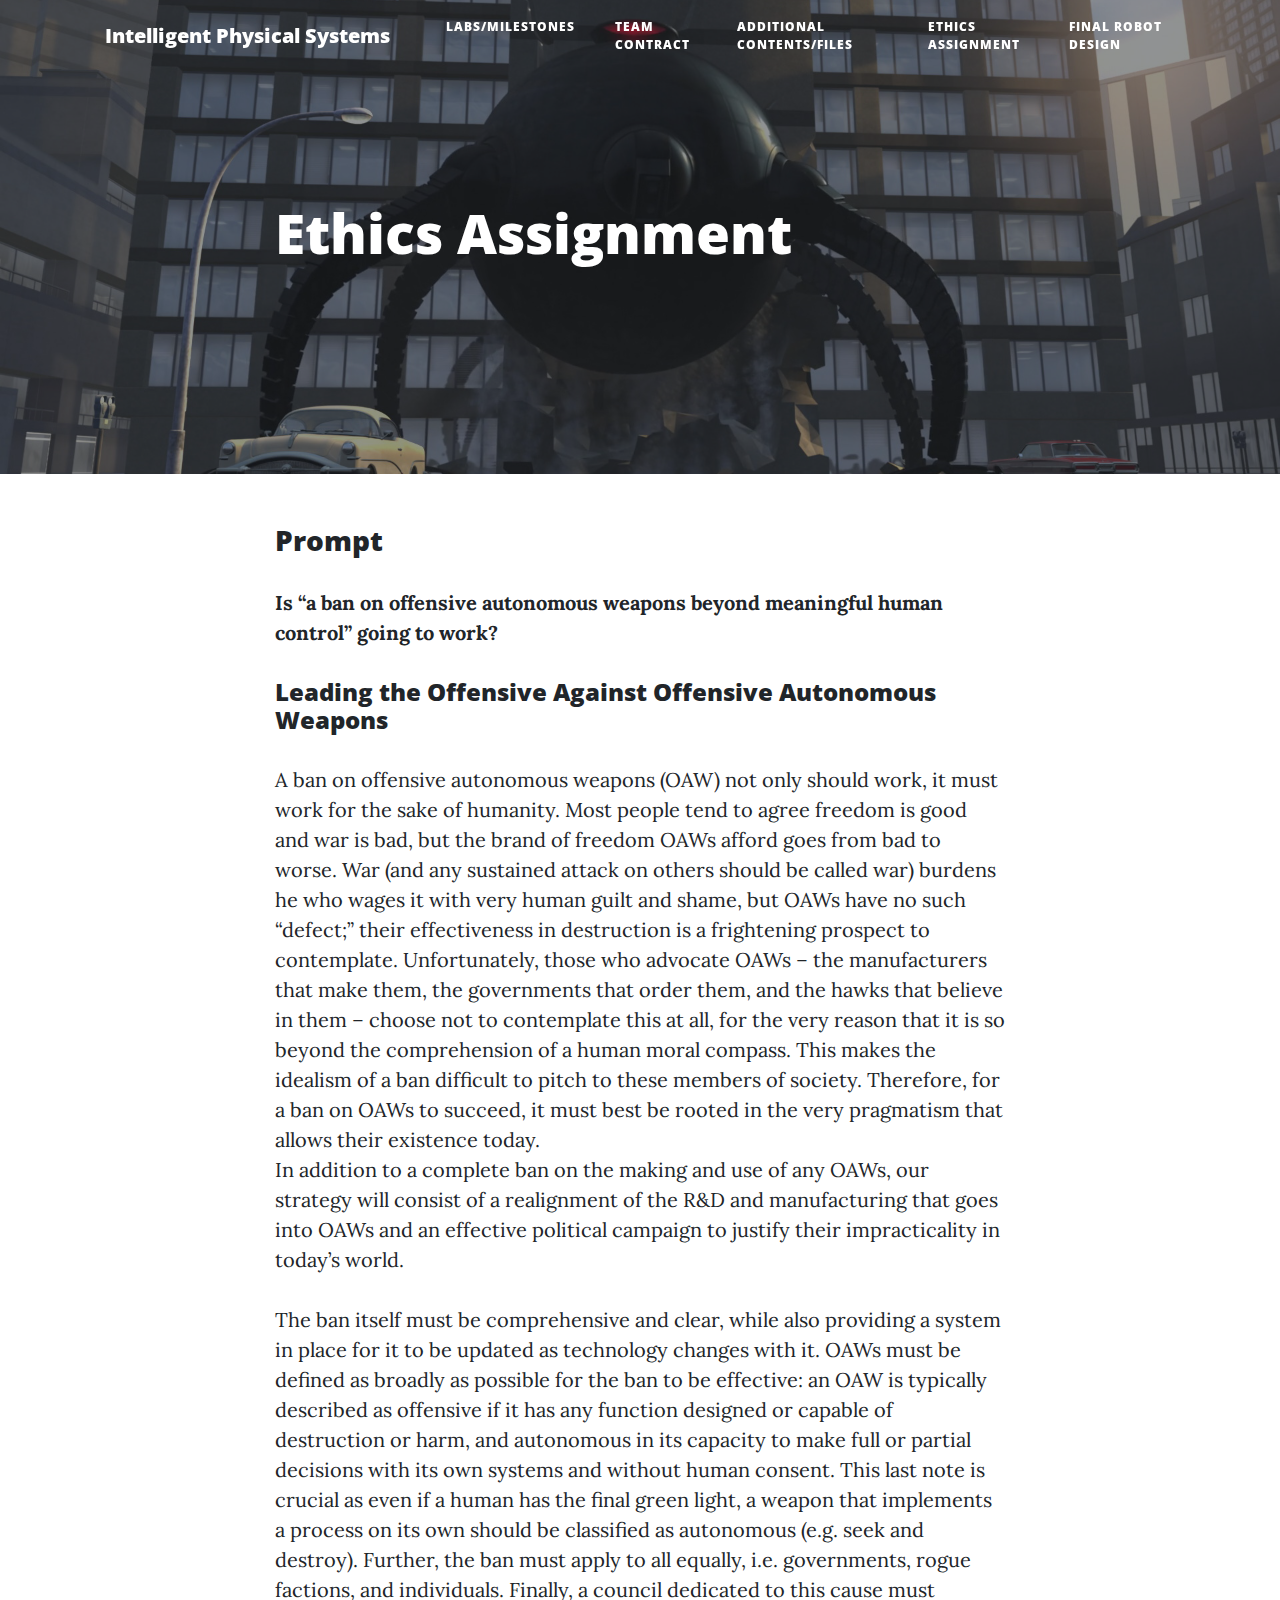
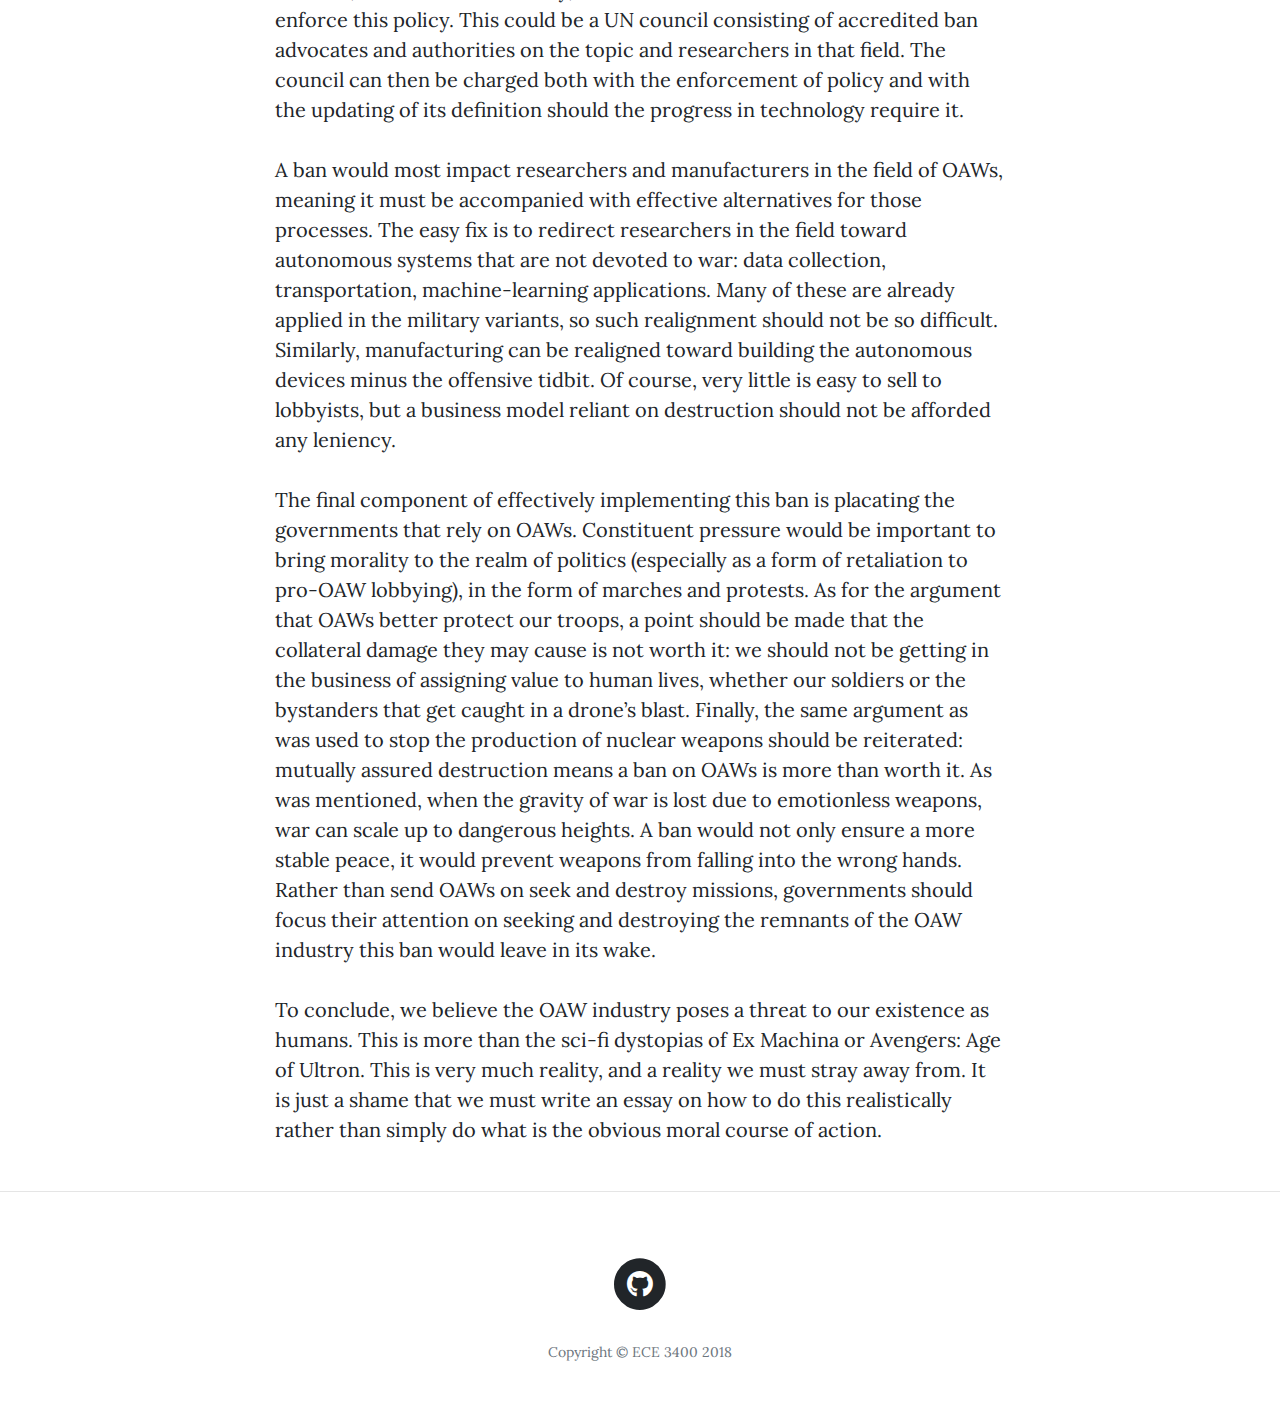
<file: ethics.html>
<!DOCTYPE html>
<html lang="en">

  <head>

    <meta charset="utf-8">
    <meta name="viewport" content="width=device-width, initial-scale=1, shrink-to-fit=no">
    <meta name="description" content="">
    <meta name="author" content="">

    <title>Ethics Assignment</title>

    <!-- Bootstrap core CSS -->
    <link href="vendor/bootstrap/css/bootstrap.min.css" rel="stylesheet">

    <!-- Custom fonts for this template -->
    <link href="vendor/fontawesome-free/css/all.min.css" rel="stylesheet" type="text/css">
    <link href='https://fonts.googleapis.com/css?family=Lora:400,700,400italic,700italic' rel='stylesheet' type='text/css'>
    <link href='https://fonts.googleapis.com/css?family=Open+Sans:300italic,400italic,600italic,700italic,800italic,400,300,600,700,800' rel='stylesheet' type='text/css'>

    <!-- Custom styles for this template -->
    <link href="css/clean-blog.min.css" rel="stylesheet">

  </head>

  <body>

    <!-- Navigation -->
   <nav class="navbar navbar-expand-lg navbar-light fixed-top" id="mainNav">
      <div class="container">
        <a class="navbar-brand" href="index.html">Intelligent Physical Systems</a>
        <button class="navbar-toggler navbar-toggler-right" type="button" data-toggle="collapse" data-target="#navbarResponsive" aria-controls="navbarResponsive" aria-expanded="false" aria-label="Toggle navigation">
          Menu
          <i class="fas fa-bars"></i>
        </button>
        <div class="collapse navbar-collapse" id="navbarResponsive">
          <ul class="navbar-nav ml-auto">
            </li>
            <li class="nav-item">
              <a class="nav-link" href="post.html">Labs/Milestones</a>
            <li class="nav-item">
              <a class="nav-link" href="about.html">Team Contract</a>
            </li>
            </li>
	      <li class="nav-item">
              <a class="nav-link" href="files.html">Additional Contents/Files</a>  
          </li>  
          <li class="nav-item">
              <a class="nav-link" href="ethics.html">Ethics Assignment</a>  
          </li> 
	      <li class="nav-item">
              <a class="nav-link" href="documentation.html">Final Robot Design</a>  
          </li> 
          </ul>
        </div>
      </div>
    </nav>

    <!-- Page Header -->
    <header class="masthead" style="background-image: url('img/m4.jpg')">
      <div class="overlay"></div>
      <div class="container">
        <div class="row">
          <div class="col-lg-8 col-md-10 mx-auto">
            <div class="post-heading">
              <h1>Ethics Assignment</h1>
             <!-- <h2 class="subheading">Problems look mighty small from 150 miles up</h2>
              <span class="meta">Posted by
                <a href="#">Start Bootstrap</a>
                on August 24, 2018</span>-->
            </div>
          </div>
        </div>
      </div>
    </header>

    <!-- Post Content -->
    <article>
      <div class="container">
        <div class="row">
          <div class="col-lg-8 col-md-10 mx-auto">
            <h3> Prompt </h3>
            <p> <strong> Is “a ban on offensive autonomous weapons beyond meaningful human control” going to work? </strong></p>
          
          <h4> Leading the Offensive Against Offensive Autonomous Weapons </h4> <p></p>
          <p>  A ban on offensive autonomous weapons (OAW) not only should work, it must work for the sake of humanity. Most people tend to agree freedom is good and war is bad, but the brand of freedom OAWs afford goes from bad to worse. 
          War (and any sustained attack on others should be called war) burdens he who wages it with very human guilt and shame, but OAWs have no such “defect;” their effectiveness in destruction is a frightening prospect to contemplate. 
          Unfortunately, those who advocate OAWs – the manufacturers that make them, the governments that order them, and the hawks that believe in them – choose not to contemplate this at all, for the very reason that it is so beyond the comprehension of a human moral compass. 
          This makes the idealism of a ban difficult to pitch to these members of society. Therefore, for a ban on OAWs to succeed, it must best be rooted in the very pragmatism that allows their existence today. </br>
          In addition to a complete ban on the making and use of any OAWs, our strategy will consist of a realignment of the R&D and manufacturing that goes into OAWs and an effective political campaign to justify their impracticality in today’s world.</p>

	      <p> The ban itself must be comprehensive and clear, while also providing a system in place for it to be updated as technology changes with it. 
        OAWs must be defined as broadly as possible for the ban to be effective: an OAW is typically described as offensive if it has any function designed or capable of destruction or harm, and autonomous in its capacity to make full or partial decisions with its own systems and without human consent. 
        This last note is crucial as even if a human has the final green light, a weapon that implements a process on its own should be classified as autonomous (e.g. seek and destroy). Further, the ban must apply to all equally, i.e. governments, rogue factions, and individuals. 
        Finally, a council dedicated to this cause must enforce this policy. This could be a UN council consisting of accredited ban advocates and authorities on the topic and researchers in that field. The council can then be charged both with the enforcement of policy and with the updating of its definition should the progress in technology require it.</p>

	      <p> A ban would most impact researchers and manufacturers in the field of OAWs, meaning it must be accompanied with effective alternatives for those processes. 
        The easy fix is to redirect researchers in the field toward autonomous systems that are not devoted to war: data collection, transportation, machine-learning applications. 
        Many of these are already applied in the military variants, so such realignment should not be so difficult. Similarly, manufacturing can be realigned toward building the autonomous devices minus the offensive tidbit. 
        Of course, very little is easy to sell to lobbyists, but a business model reliant on destruction should not be afforded any leniency.</p>

	      <p> The final component of effectively implementing this ban is placating the governments that rely on OAWs. Constituent pressure would be important to bring morality to the realm of politics (especially as a form of retaliation to pro-OAW lobbying), in the form of marches and protests. 
        As for the argument that OAWs better protect our troops, a point should be made that the collateral damage they may cause is not worth it: we should not be getting in the business of assigning value to human lives, whether our soldiers or the bystanders that get caught in a drone’s blast. 
        Finally, the same argument as was used to stop the production of nuclear weapons should be reiterated: mutually assured destruction means a ban on OAWs is more than worth it. As was mentioned, when the gravity of war is lost due to emotionless weapons, war can scale up to dangerous heights. 
        A ban would not only ensure a more stable peace, it would prevent weapons from falling into the wrong hands. Rather than send OAWs on seek and destroy missions, governments should focus their attention on seeking and destroying the remnants of the OAW industry this ban would leave in its wake.</p>

	      <p> To conclude, we believe the OAW industry poses a threat to our existence as humans. This is more than the sci-fi dystopias of Ex Machina or Avengers: Age of Ultron. This is very much reality, and a reality we must stray away from. 
        It is just a shame that we must write an essay on how to do this realistically rather than simply do what is the obvious moral course of action. </p> 
          


          </div>
        </div>
      </div>
    </article>

    <hr>

    <!-- Footer -->
    <footer>
      <div class="container">
        <div class="row">
          <div class="col-lg-8 col-md-10 mx-auto">
            <ul class="list-inline text-center">
                <li class="list-inline-item">
                <a href="https://github.com/sanskritijoshi1441/ECE3400">
                  <span class="fa-stack fa-lg">
                    <i class="fas fa-circle fa-stack-2x"></i>
                    <i class="fab fa-github fa-stack-1x fa-inverse"></i>
                  </span>
                </a>
              </li>
            </ul>
            <p class="copyright text-muted">Copyright &copy; ECE 3400 2018</p>
          </div>
        </div>
      </div>
    </footer>

    <!-- Bootstrap core JavaScript -->
    <script src="vendor/jquery/jquery.min.js"></script>
    <script src="vendor/bootstrap/js/bootstrap.bundle.min.js"></script>

    <!-- Custom scripts for this template -->
    <script src="js/clean-blog.min.js"></script>

  </body>

</html>
</file>
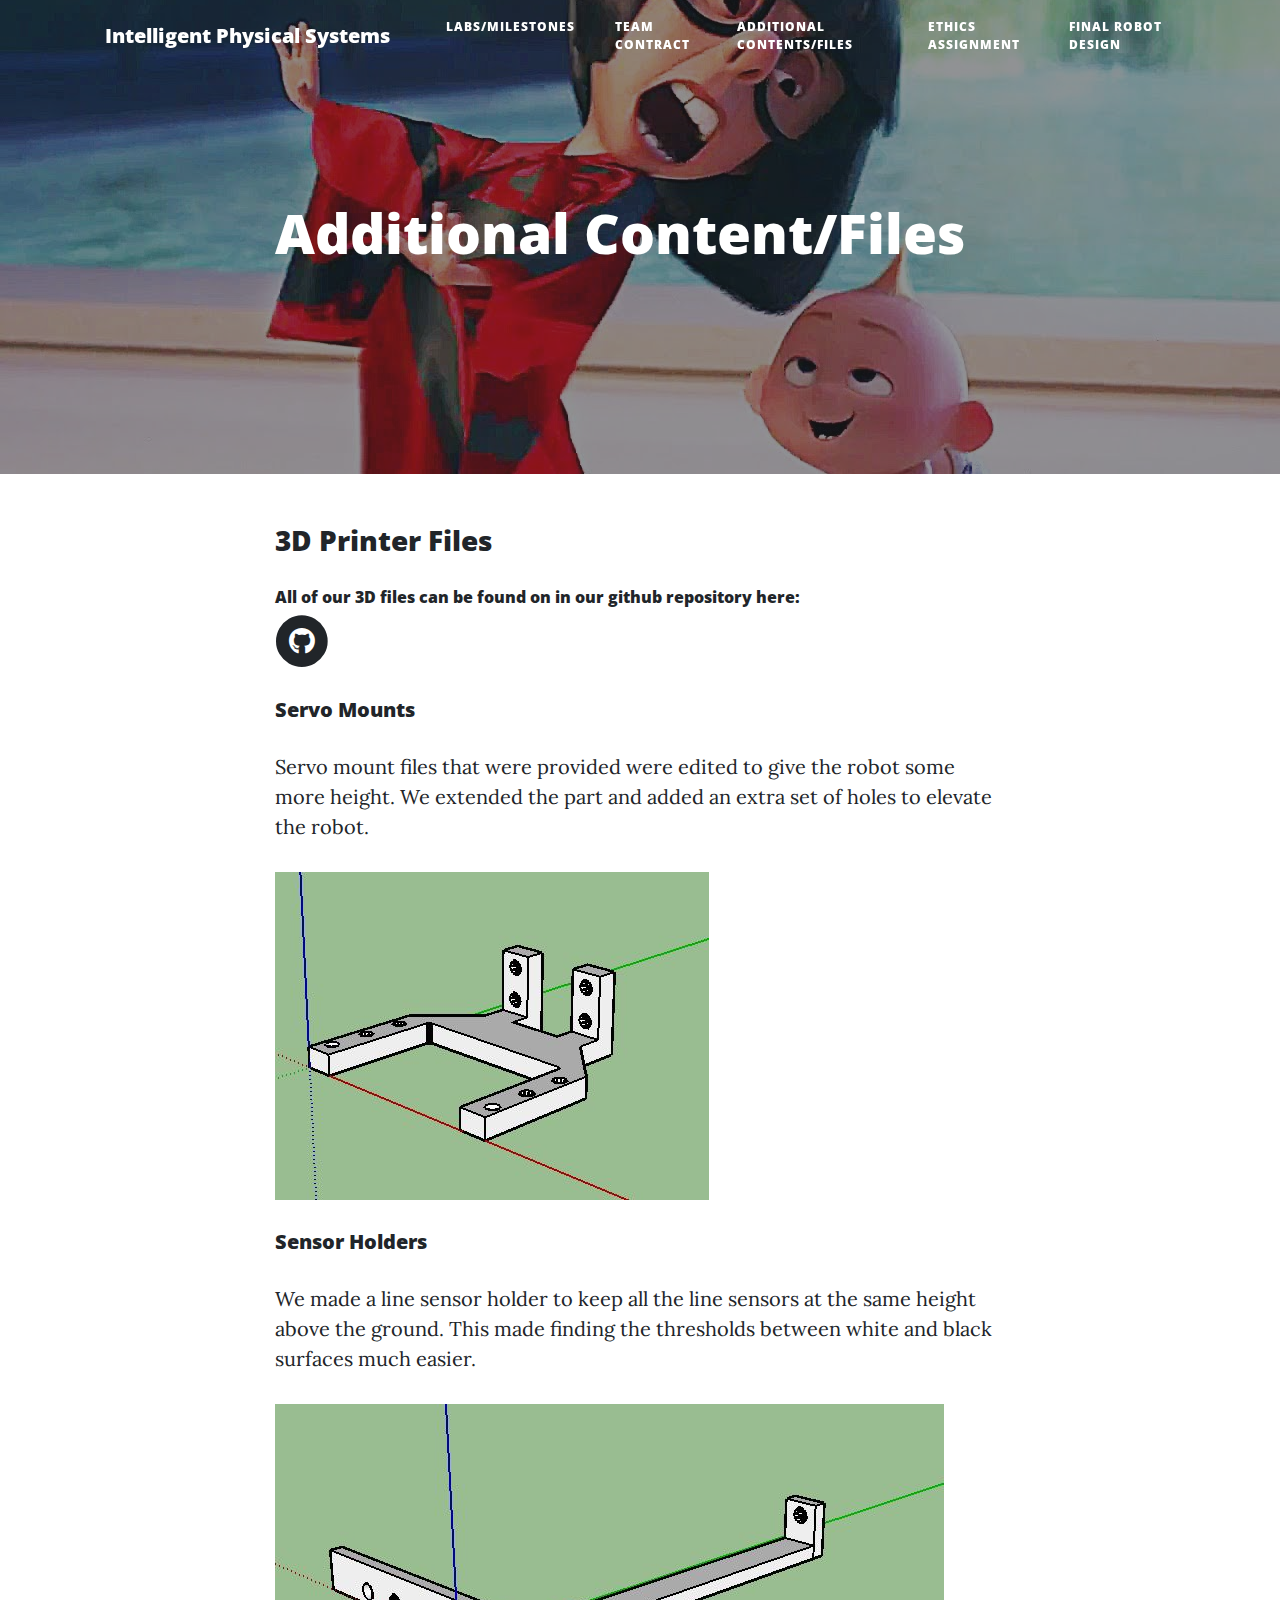
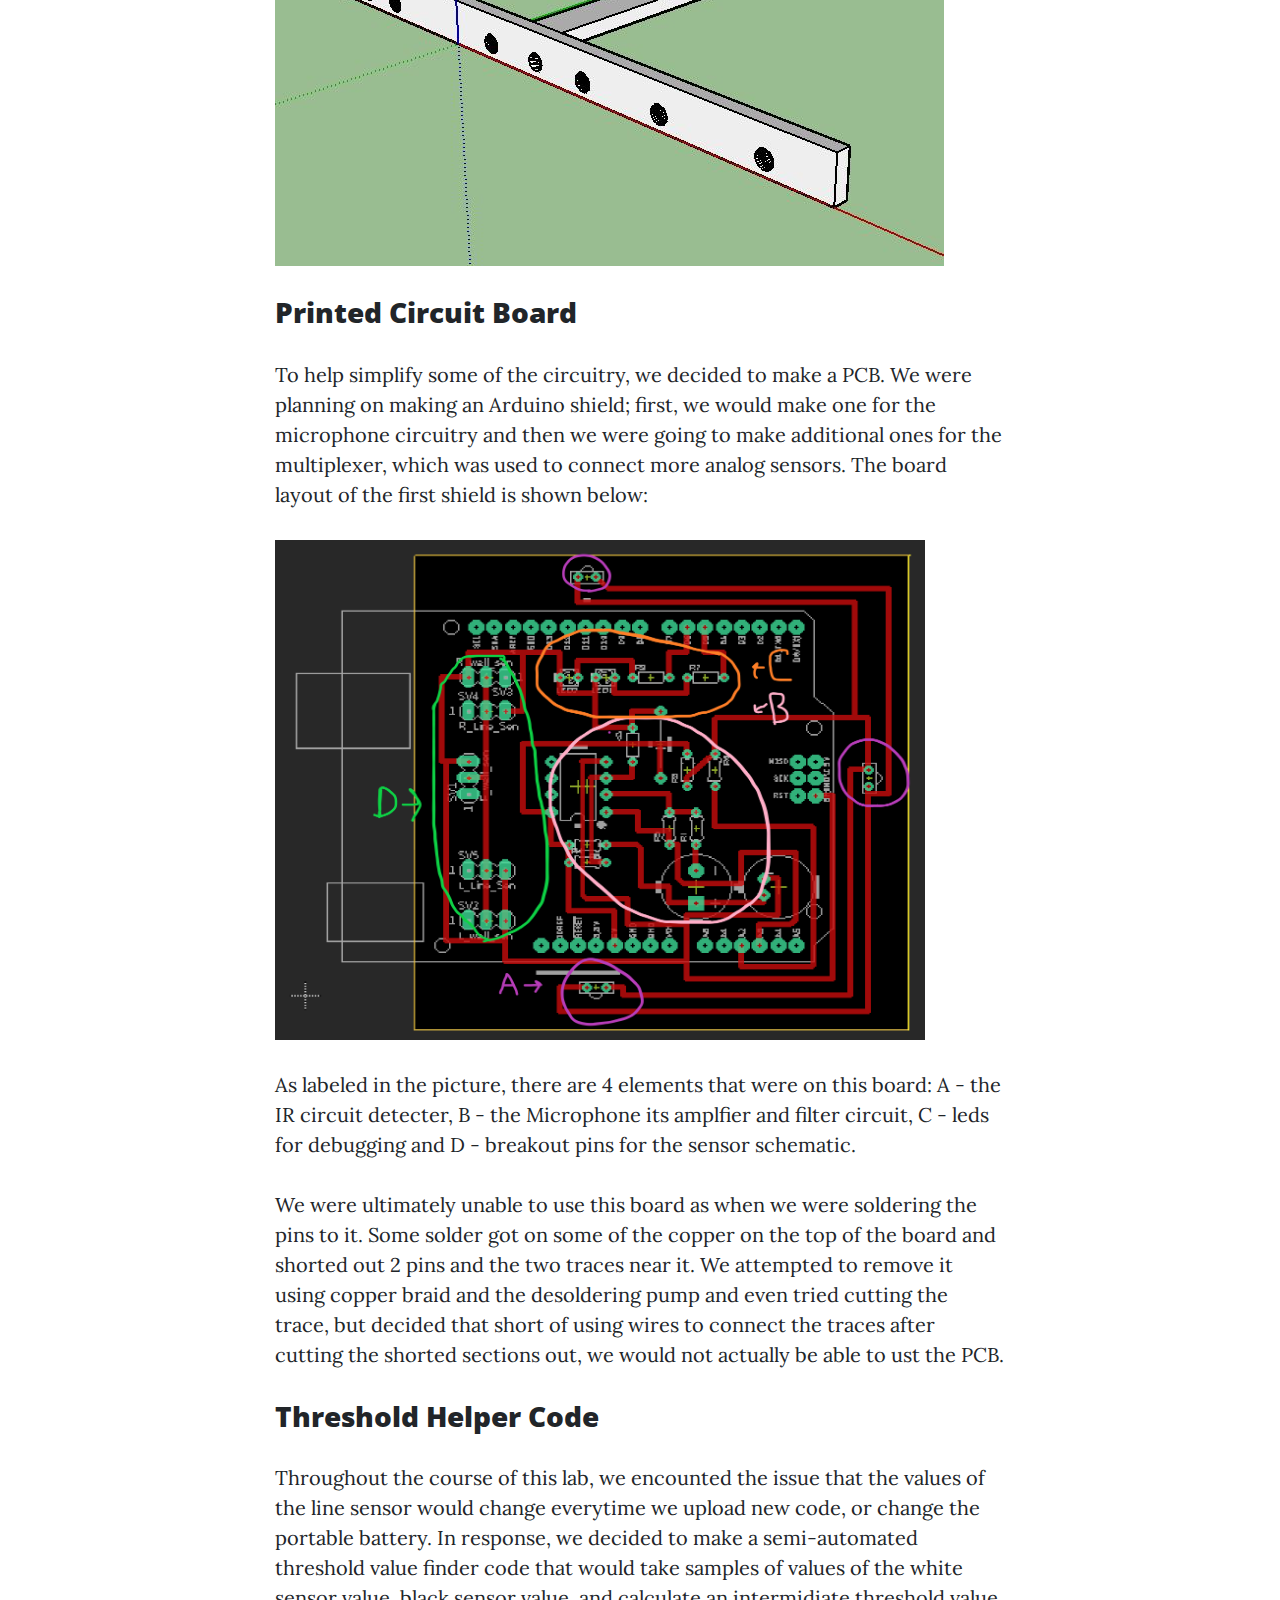
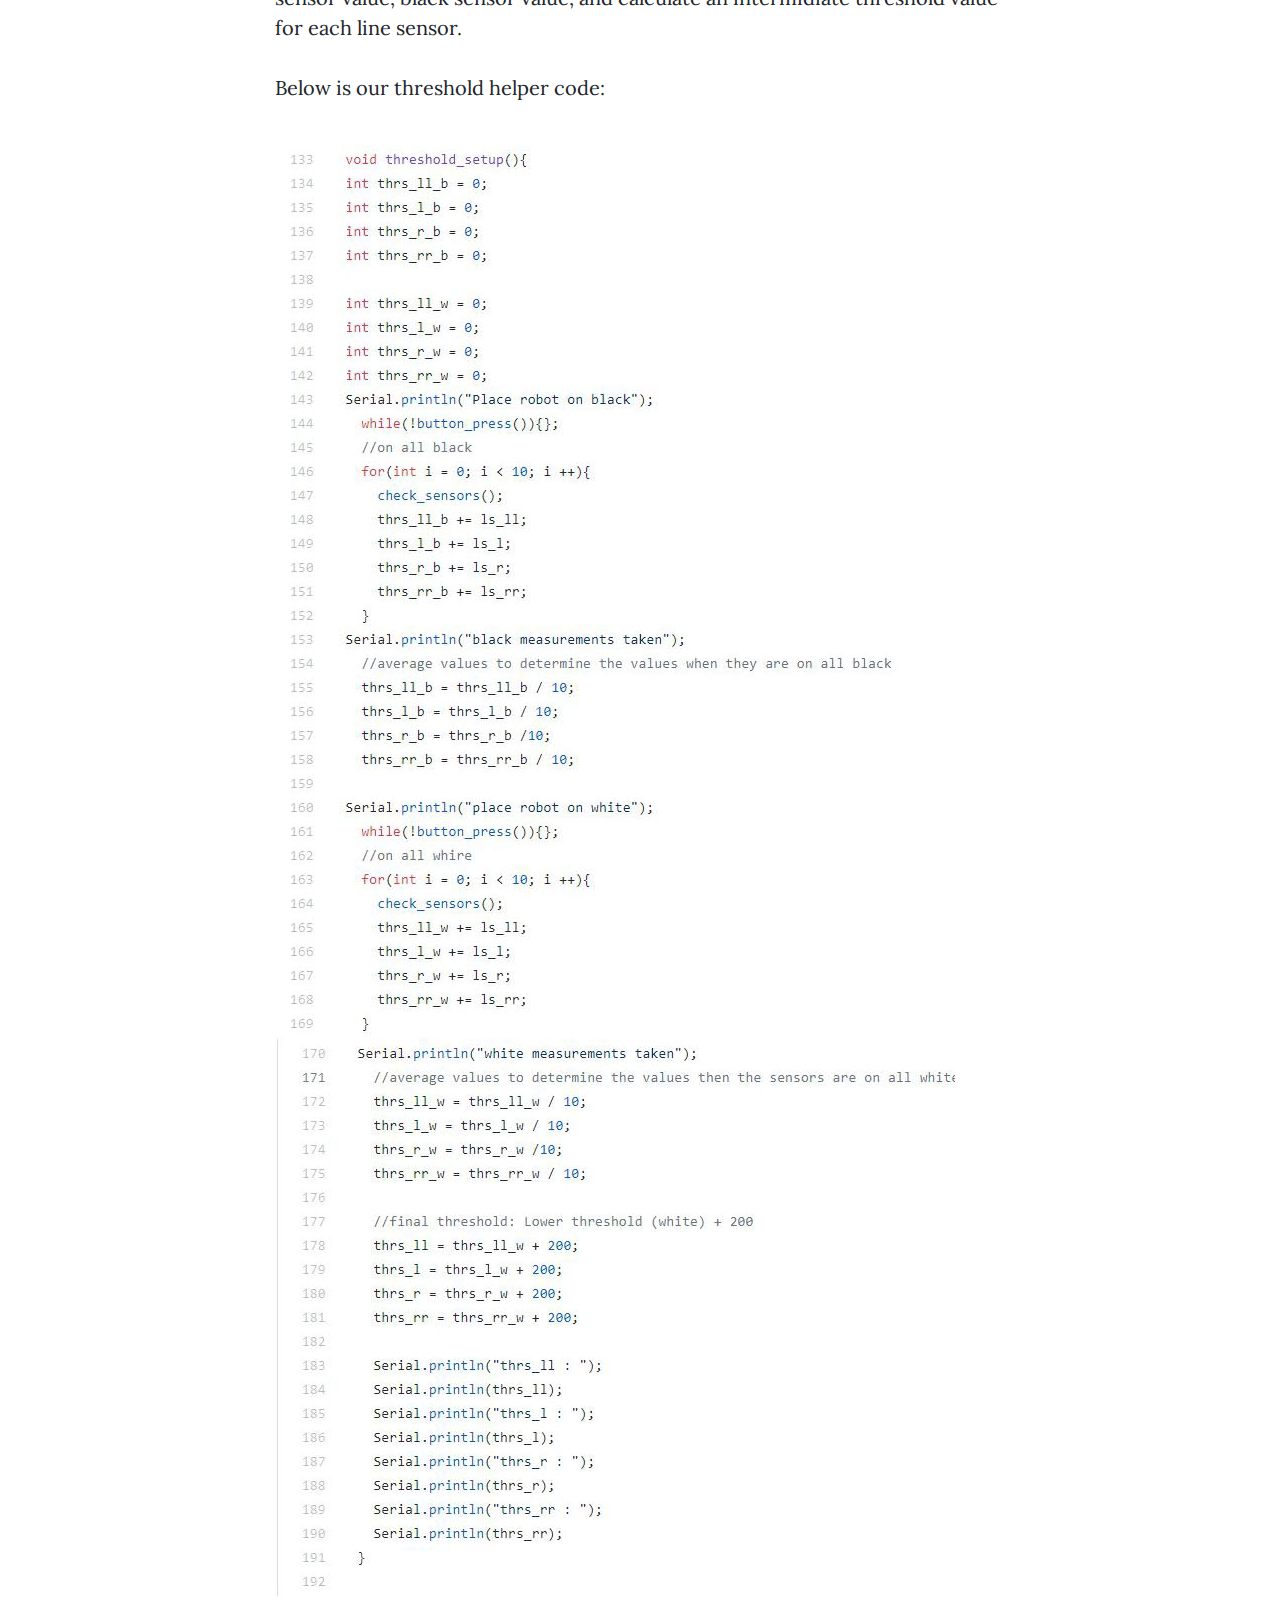
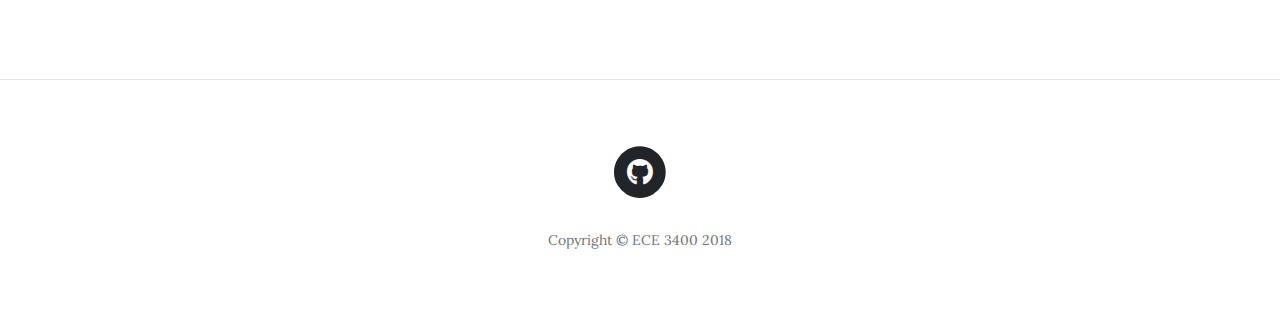
<file: files.html>
<!DOCTYPE html>
<html lang="en">

  <head>

    <meta charset="utf-8">
    <meta name="viewport" content="width=device-width, initial-scale=1, shrink-to-fit=no">
    <meta name="description" content="">
    <meta name="author" content="">

    <title>Additional Content</title>

    <!-- Bootstrap core CSS -->
    <link href="vendor/bootstrap/css/bootstrap.min.css" rel="stylesheet">

    <!-- Custom fonts for this template -->
    <link href="vendor/fontawesome-free/css/all.min.css" rel="stylesheet" type="text/css">
    <link href='https://fonts.googleapis.com/css?family=Lora:400,700,400italic,700italic' rel='stylesheet' type='text/css'>
    <link href='https://fonts.googleapis.com/css?family=Open+Sans:300italic,400italic,600italic,700italic,800italic,400,300,600,700,800' rel='stylesheet' type='text/css'>

    <!-- Custom styles for this template -->
    <link href="css/clean-blog.min.css" rel="stylesheet">

  </head>

  <body>

    <!-- Navigation -->
   <nav class="navbar navbar-expand-lg navbar-light fixed-top" id="mainNav">
      <div class="container">
        <a class="navbar-brand" href="index.html">Intelligent Physical Systems</a>
        <button class="navbar-toggler navbar-toggler-right" type="button" data-toggle="collapse" data-target="#navbarResponsive" aria-controls="navbarResponsive" aria-expanded="false" aria-label="Toggle navigation">
          Menu
          <i class="fas fa-bars"></i>
        </button>
        <div class="collapse navbar-collapse" id="navbarResponsive">
          <ul class="navbar-nav ml-auto">
             </li>
            <li class="nav-item">
              <a class="nav-link" href="post.html">Labs/Milestones</a>
            <li class="nav-item">
              <a class="nav-link" href="about.html">Team Contract</a>
            </li>
            </li>
	      <li class="nav-item">
              <a class="nav-link" href="files.html">Additional Contents/Files</a>  
          </li>  
          <li class="nav-item">
              <a class="nav-link" href="ethics.html">Ethics Assignment</a>  
          </li> 
	      <li class="nav-item">
              <a class="nav-link" href="documentation.html">Final Robot Design</a>  
          </li> 
          </ul>
        </div>
      </div>
    </nav>

    <!-- Page Header -->
    <header class="masthead" style="background-image: url('img/edna.jpg')">
      <div class="overlay"></div>
      <div class="container">
        <div class="row">
          <div class="col-lg-8 col-md-10 mx-auto">
            <div class="post-heading">
              <h1>Additional Content/Files</h1>
             </div>
             
            </div>
          </div>
        </div>
      </div>
    </header>

    <!-- Post Content -->
    <article>
      <div class="container">
        <div class="row">
          <div class="col-lg-8 col-md-10 mx-auto">
		   <h3> 3D Printer Files </h3> <p></p>
		  <h6> All of our 3D files can be found on in our github repository here: </h6>
		 <a href="https://github.com/sanskritijoshi1441/ECE3400/tree/master/3d_printer_files">
                  <span class="fa-stack fa-lg">
                    <i class="fas fa-circle fa-stack-2x"></i>
                    <i class="fab fa-github fa-stack-1x fa-inverse"></i>
                  </span>
                </a>
		  <p></p>
    
            <h5> Servo Mounts </h5>
             <p> Servo mount files that were provided were edited to give the robot some more height. We extended the part and added an extra set of holes to elevate the robot.</p>
              <img src = "img/servo_mount.JPG" alt="servo_mounts" class="inline"><p></p>
            <h5> Sensor Holders </h5>
            <p> We made a line sensor holder to keep all the line sensors at the same height above the ground. This made finding the thresholds between white and black surfaces much easier.</p>
              <img src = "img/sensor_holders.JPG" alt="sensor_holders" class="inline"><p></p>
    <h3> Printed Circuit Board</h3>
	  <p> To help simplify some of the circuitry, we decided to make a PCB. We were planning
	      on making an Arduino shield; first, we would make one for the microphone circuitry
              and then we were going to make additional ones for the multiplexer, which was used to
		  connect more analog sensors. The board layout of the first shield is shown below: </p>
		  <img src = "img/pcb.png" alt="pcb_layout" class="inline" width="650", height="500"><p></p>
		  <p> As labeled in the picture, there are 4 elements that were on this board: A - the IR circuit detecter,
		  B - the Microphone its amplfier and filter circuit, C - leds for debugging and D - 
		breakout pins for the sensor schematic. </p>
	<p> We were ultimately unable to use this board as when we were soldering the pins
      to it. Some solder got on some of the copper on the top of the board and shorted out 2 pins and the two traces near
      it. We attempted to remove it using copper braid and the desoldering pump and even tried cutting the trace, but decided that
      short of using wires to connect the traces after cutting the shorted sections out, we would not actually be able to ust the PCB. </p>
		 
  <h3> Threshold Helper Code </h3>
  <p> Throughout the course of this lab, we encounted the issue that the values of the line sensor would change everytime we upload new code, or change the portable battery. In response, we decided to make a semi-automated threshold value finder code that would take samples of values of the white sensor value, black sensor value, and calculate an intermidiate threshold value for each line sensor. </p>
  <p> Below is our threshold helper code: </p>

	   <img src = "img/code.jpg" alt="code" class="inline"><p></p>

            
</div>
        </div>
      </div>
    </article>

    <hr>

    <!-- Footer -->
    <footer>
      <div class="container">
        <div class="row">
          <div class="col-lg-8 col-md-10 mx-auto">
            <ul class="list-inline text-center">
                <li class="list-inline-item">
                <a href="https://github.com/sanskritijoshi1441/ECE3400">
                  <span class="fa-stack fa-lg">
                    <i class="fas fa-circle fa-stack-2x"></i>
                    <i class="fab fa-github fa-stack-1x fa-inverse"></i>
                  </span>
                </a>
              </li>
            </ul>
            <p class="copyright text-muted">Copyright &copy; ECE 3400 2018</p>
          </div>
        </div>
      </div>
    </footer>

    <!-- Bootstrap core JavaScript -->
    <script src="vendor/jquery/jquery.min.js"></script>
    <script src="vendor/bootstrap/js/bootstrap.bundle.min.js"></script>

    <!-- Custom scripts for this template -->
    <script src="js/clean-blog.min.js"></script>

  </body>

</html>
</file>
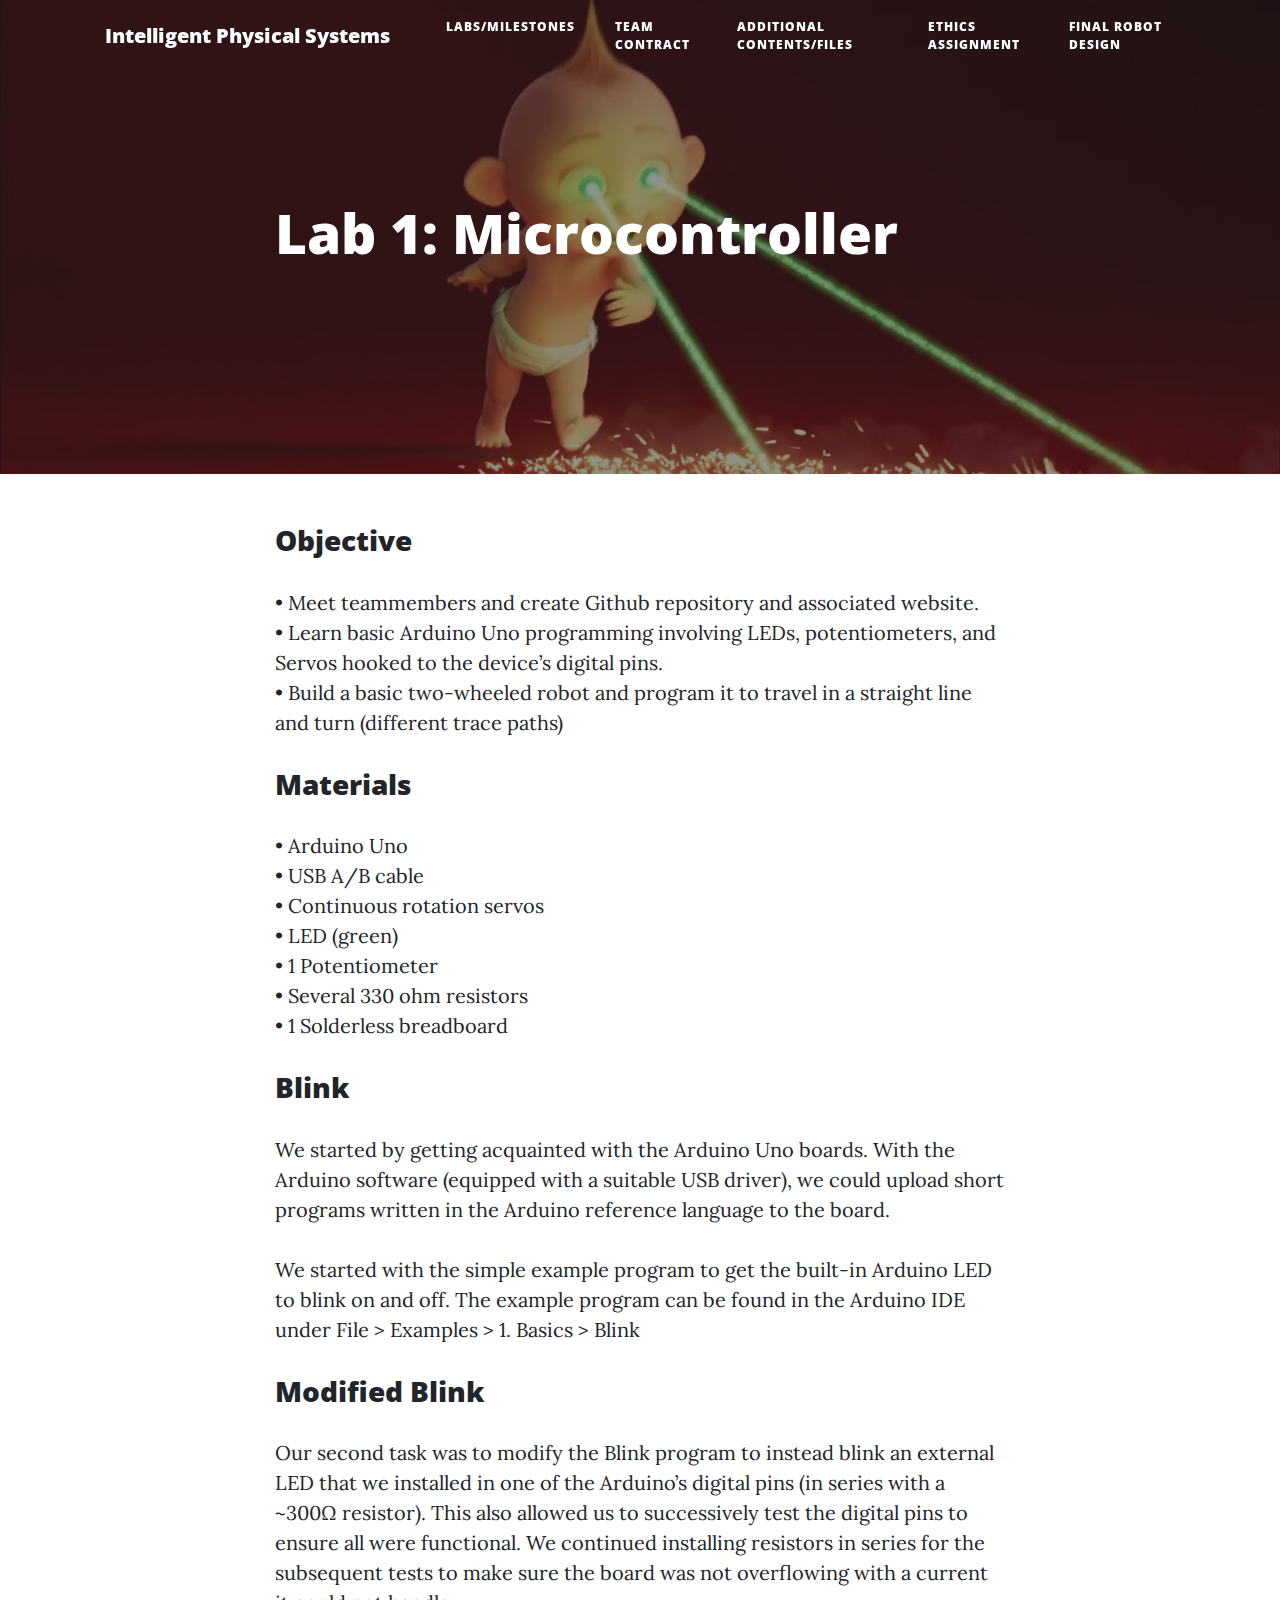
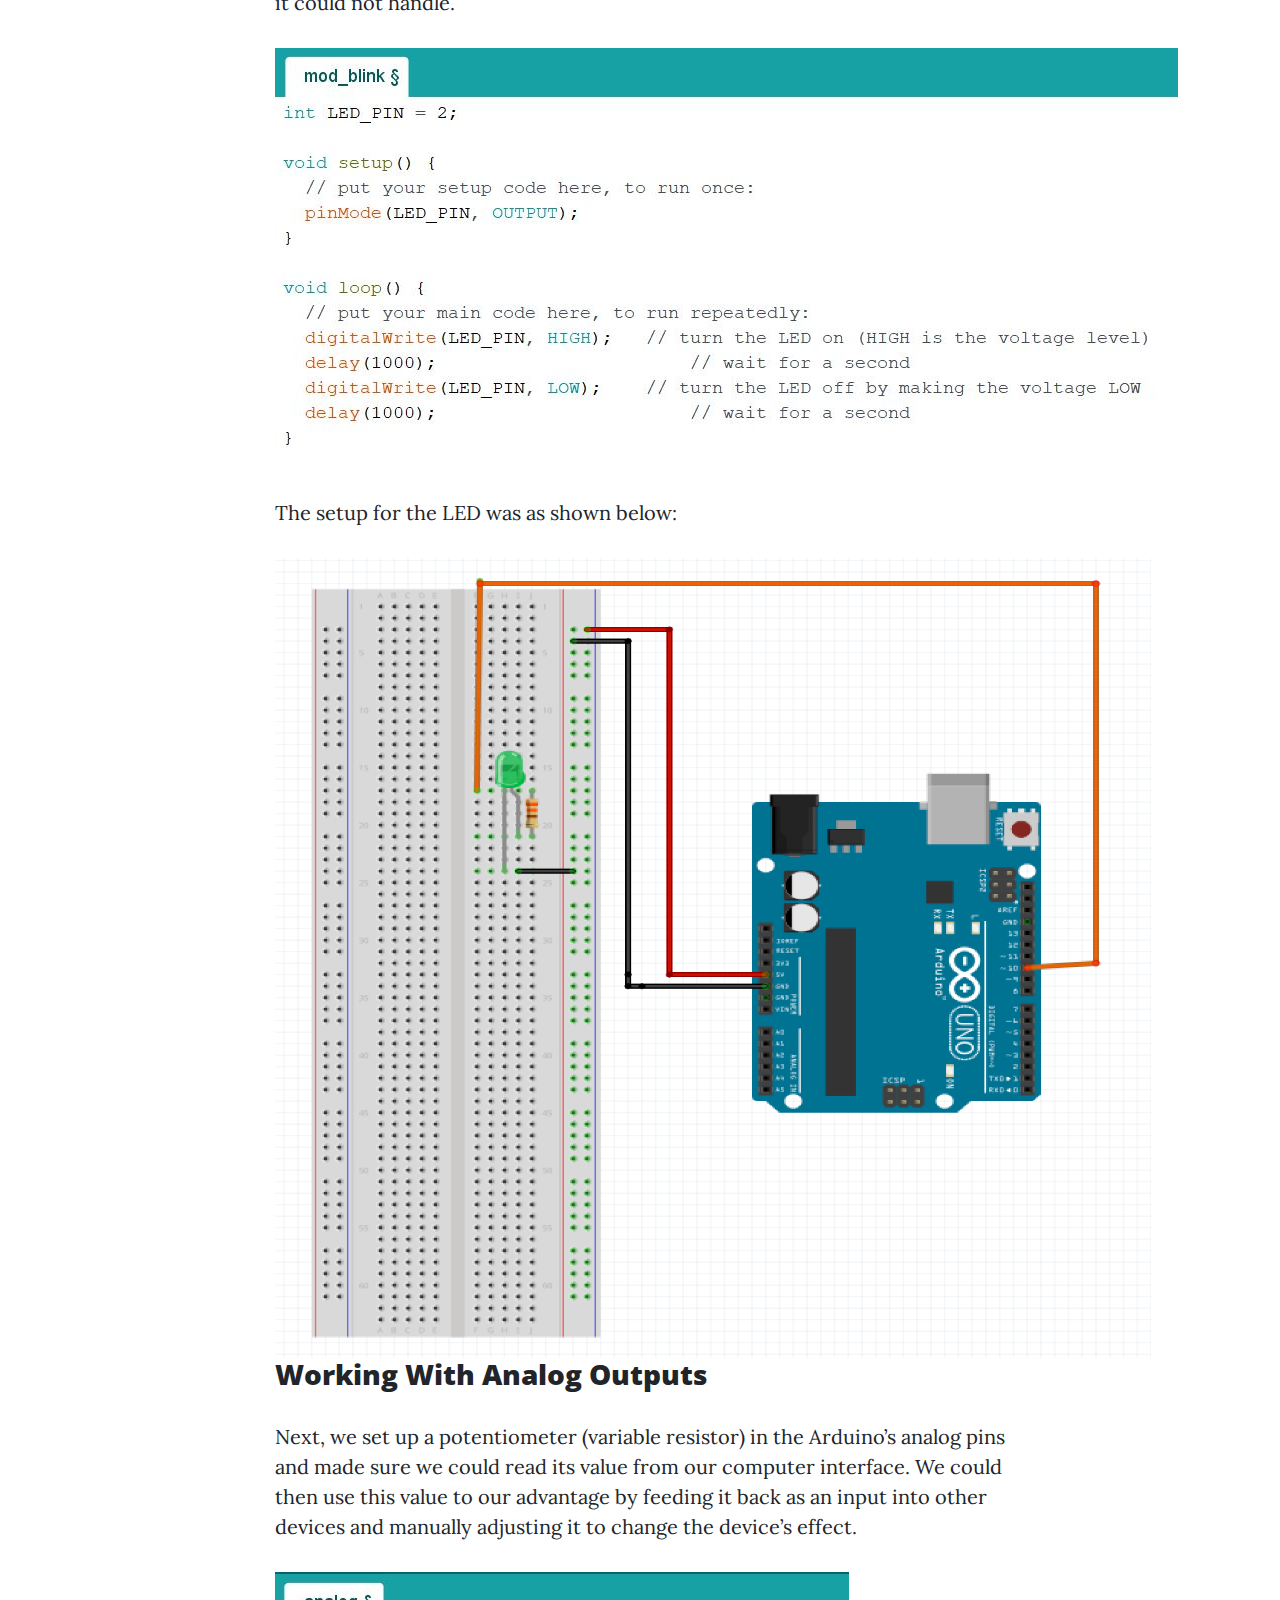
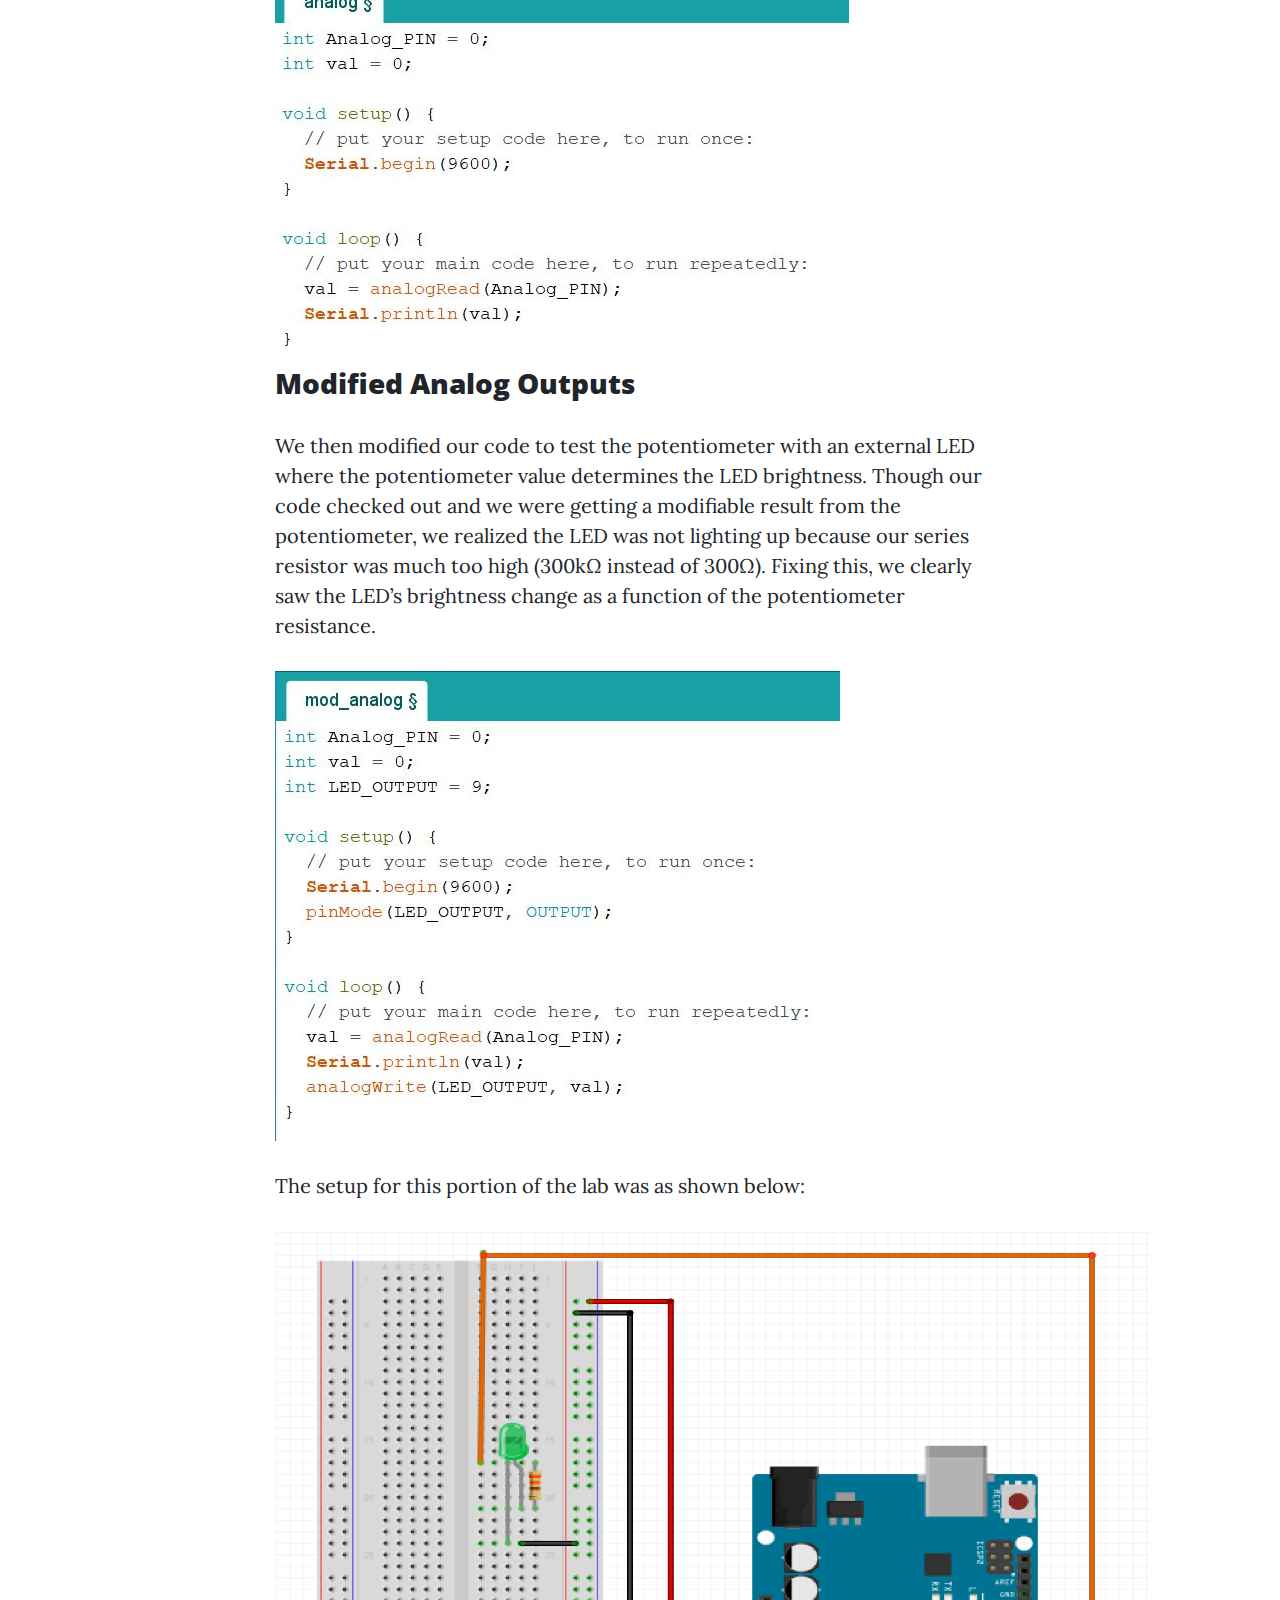
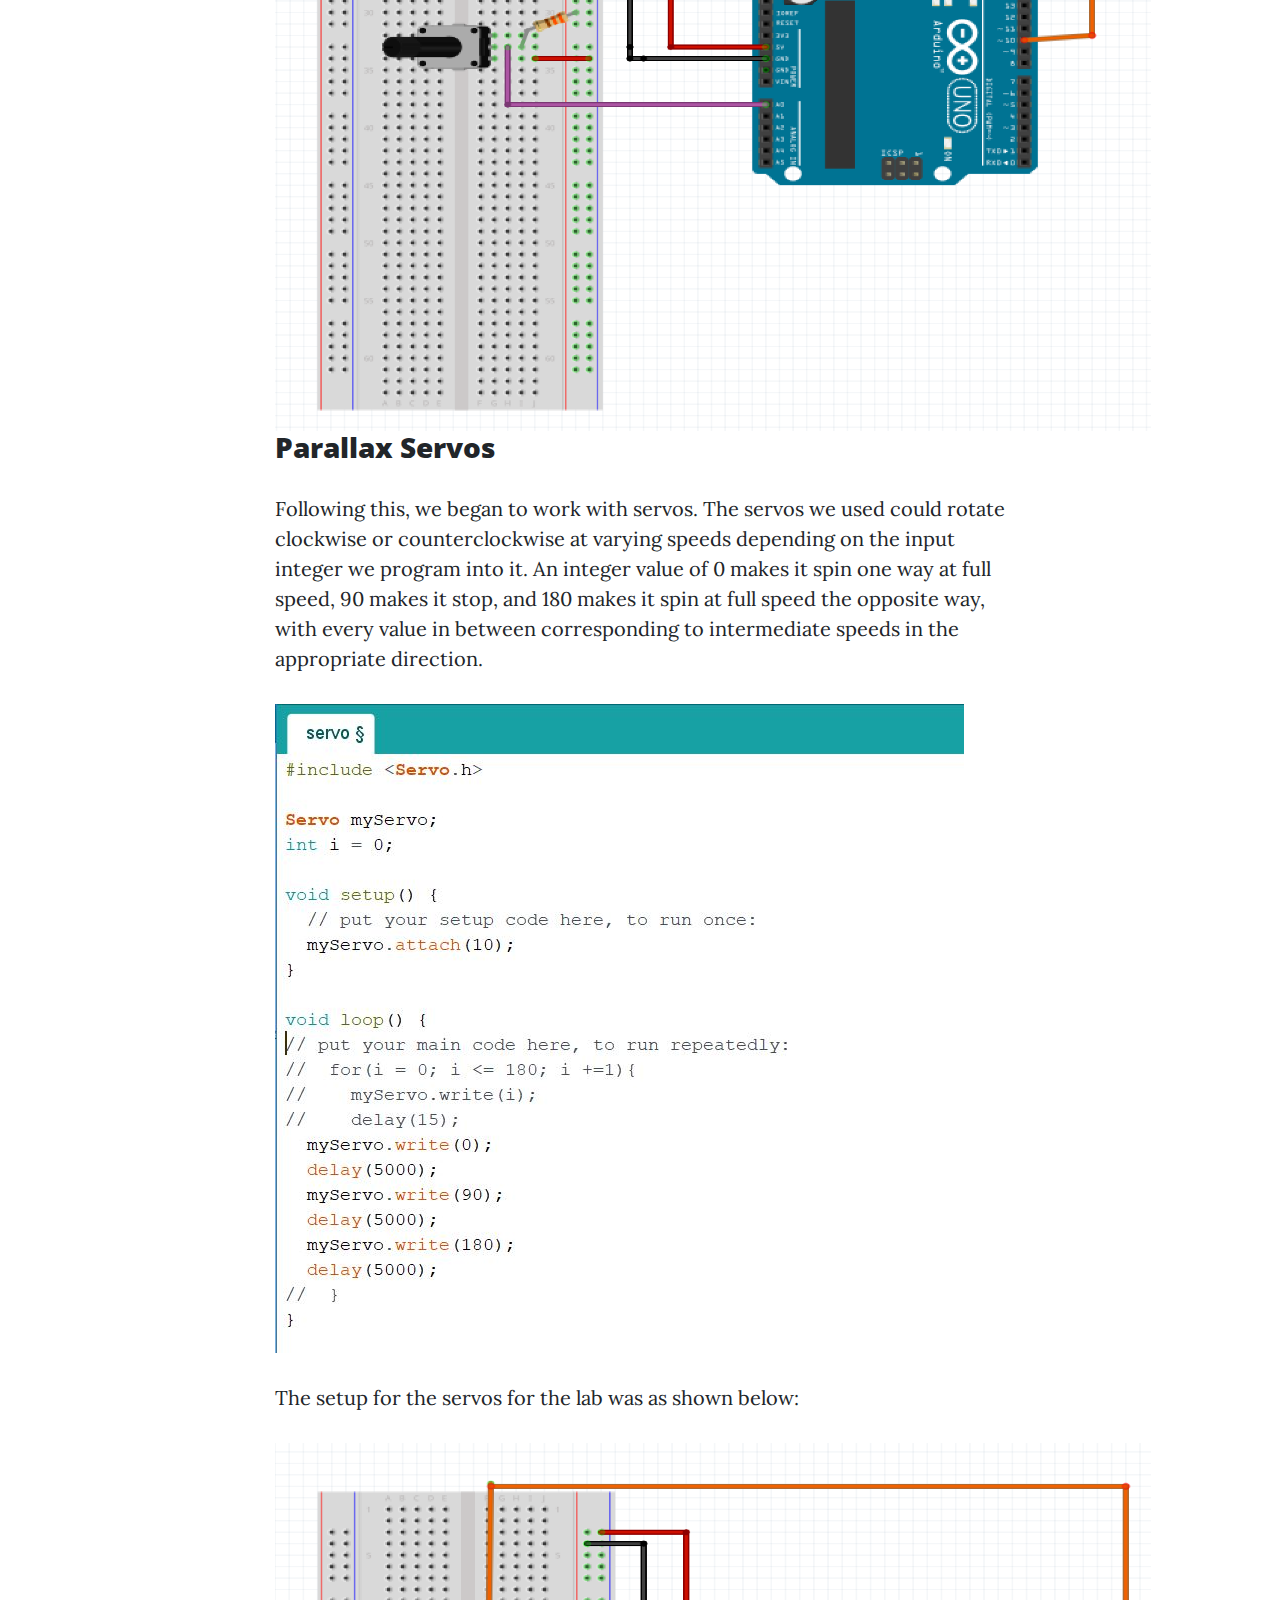
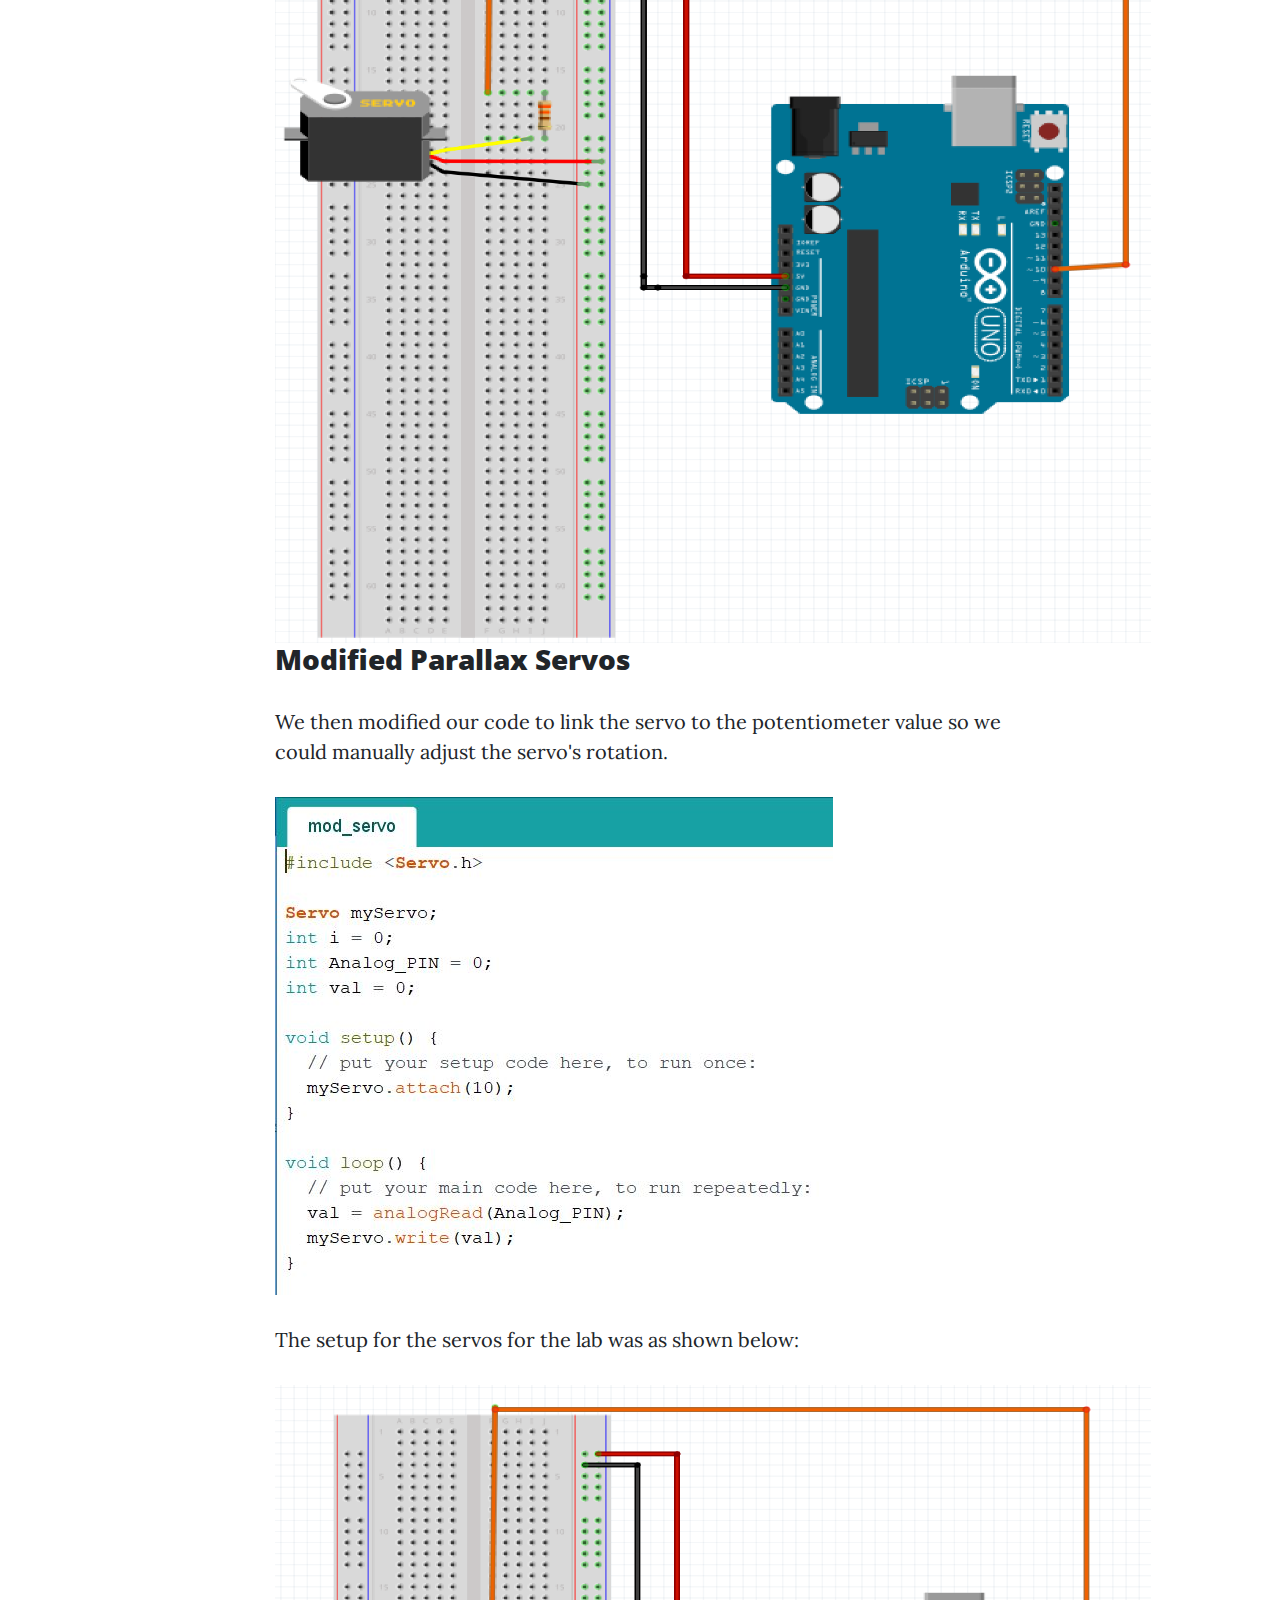
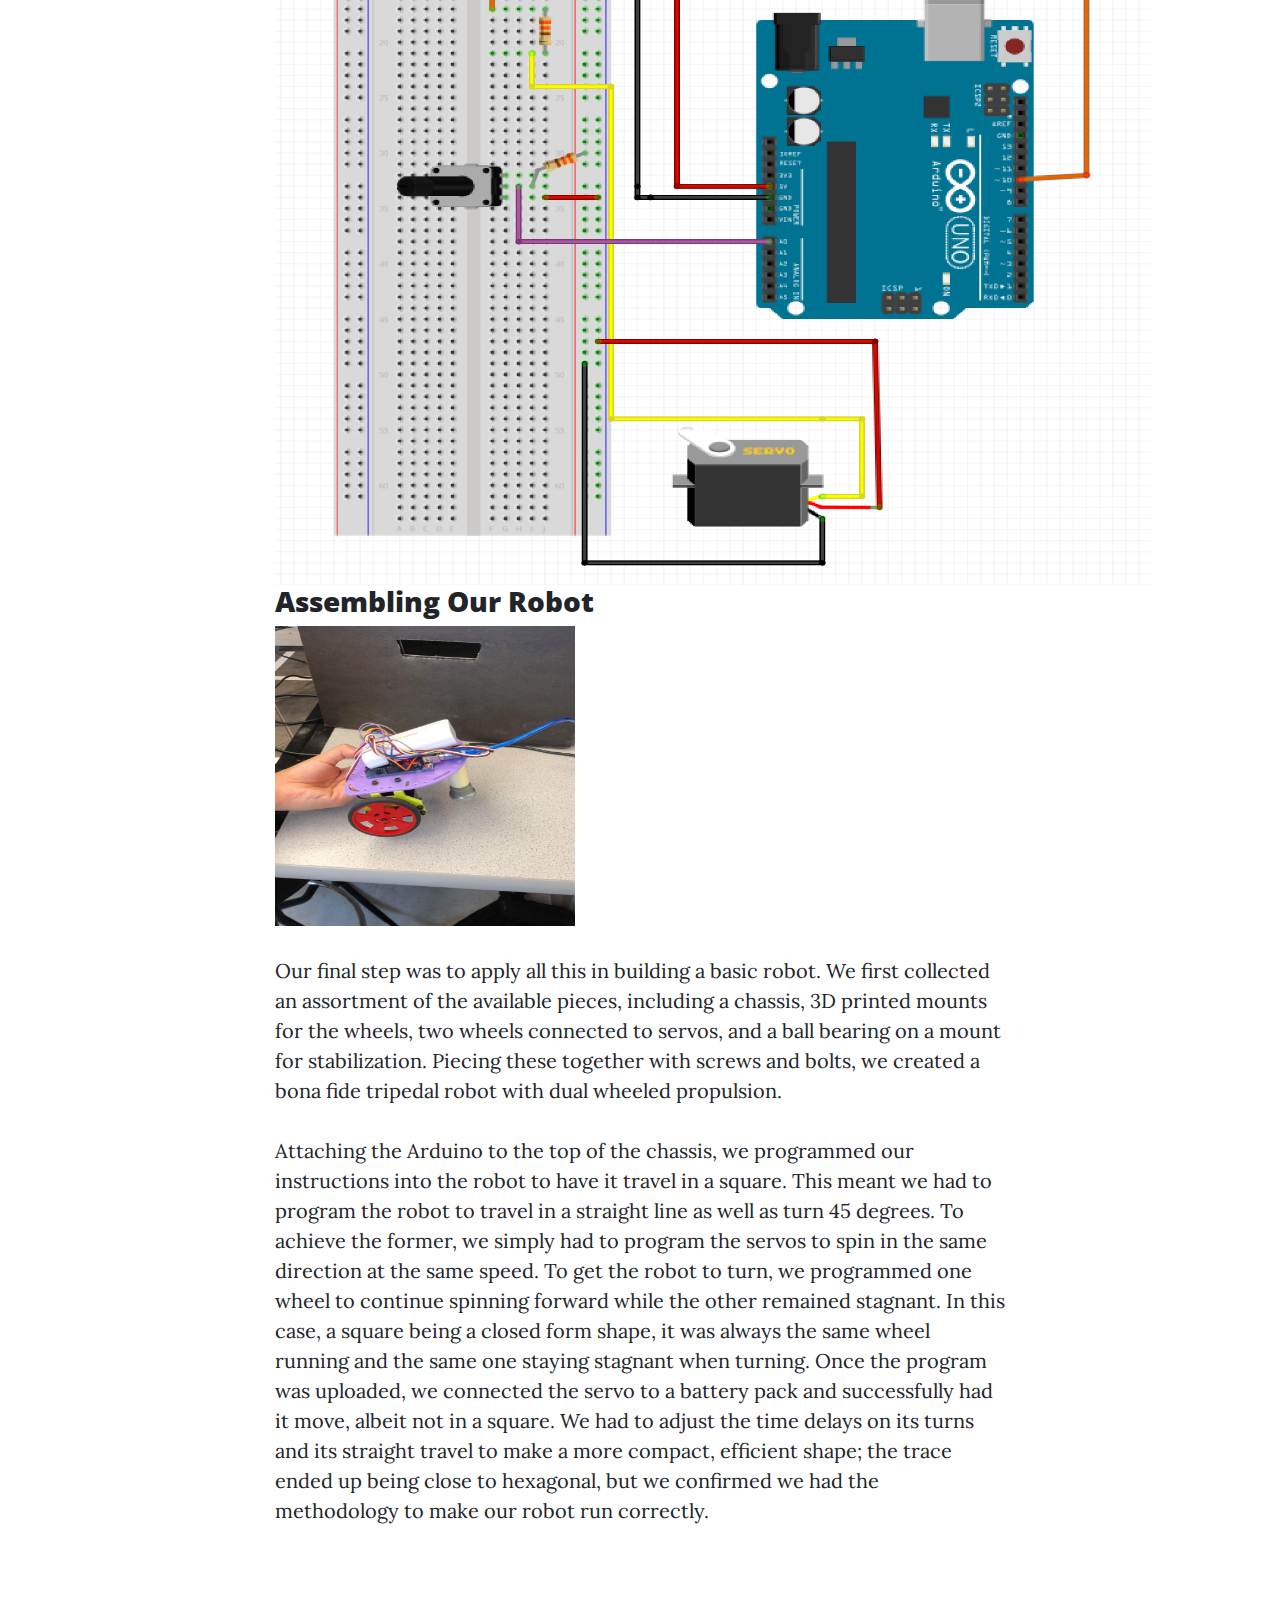
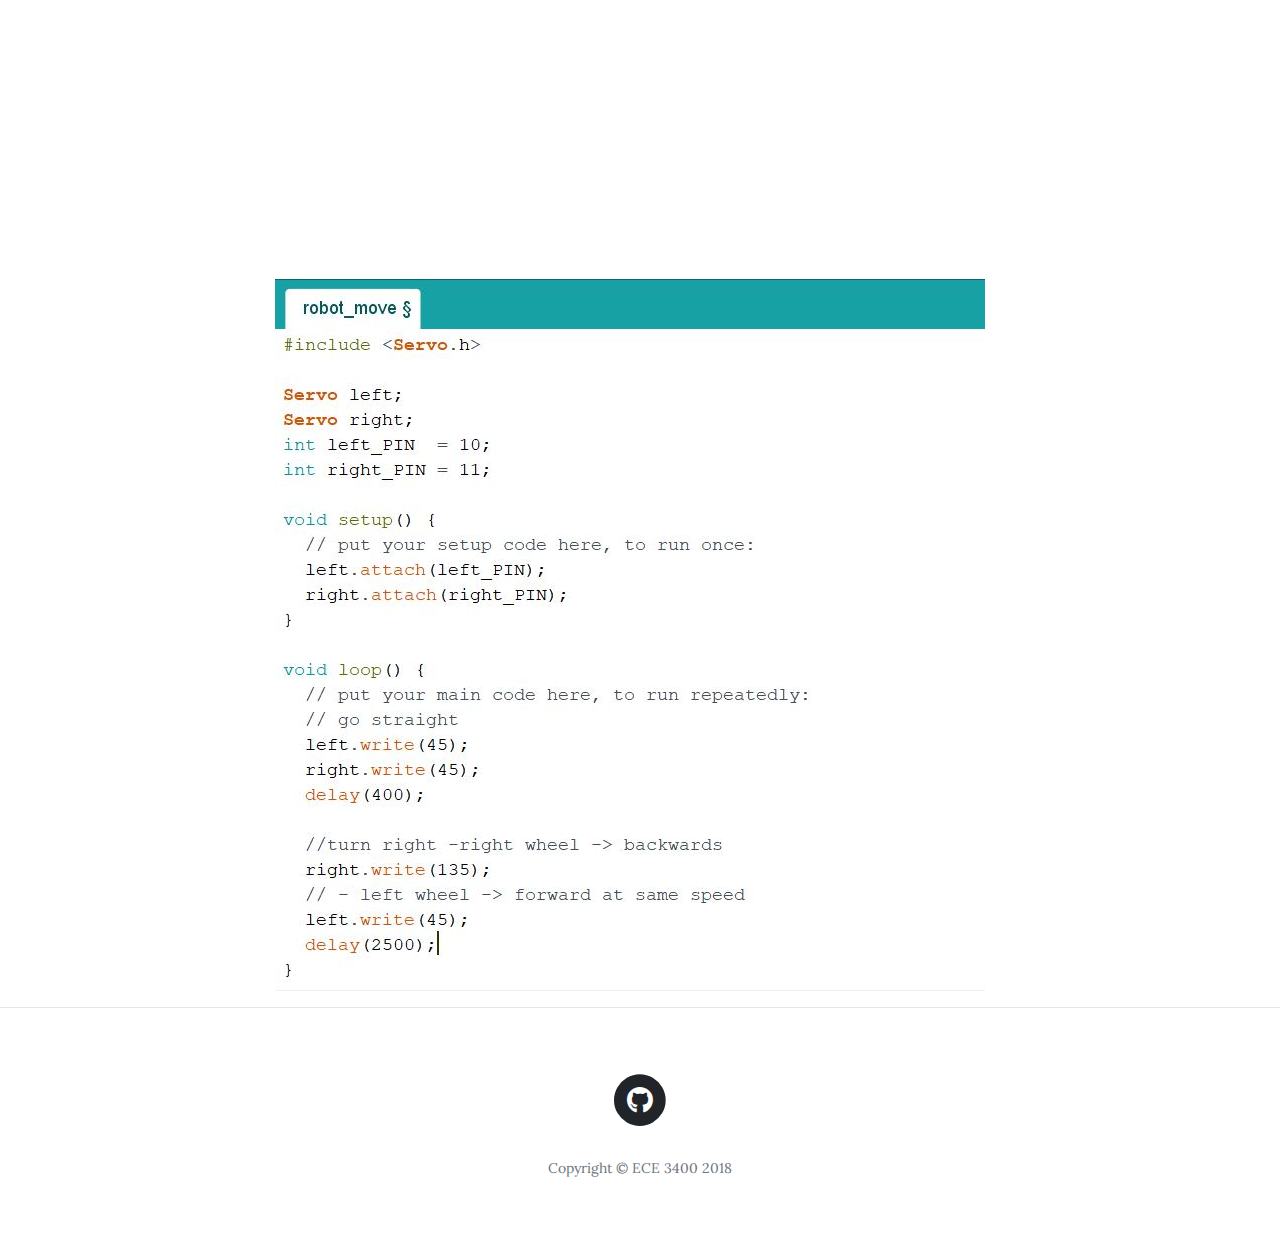
<file: lab1.html>
<!DOCTYPE html>
<html lang="en">

  <head>

    <meta charset="utf-8">
    <meta name="viewport" content="width=device-width, initial-scale=1, shrink-to-fit=no">
    <meta name="description" content="">
    <meta name="author" content="">

    <title>Lab 1</title>

    <!-- Bootstrap core CSS -->
    <link href="vendor/bootstrap/css/bootstrap.min.css" rel="stylesheet">

    <!-- Custom fonts for this template -->
    <link href="vendor/fontawesome-free/css/all.min.css" rel="stylesheet" type="text/css">
    <link href='https://fonts.googleapis.com/css?family=Lora:400,700,400italic,700italic' rel='stylesheet' type='text/css'>
    <link href='https://fonts.googleapis.com/css?family=Open+Sans:300italic,400italic,600italic,700italic,800italic,400,300,600,700,800' rel='stylesheet' type='text/css'>

    <!-- Custom styles for this template -->
    <link href="css/clean-blog.min.css" rel="stylesheet">

  </head>

  <body>

    <!-- Navigation -->
   <nav class="navbar navbar-expand-lg navbar-light fixed-top" id="mainNav">
      <div class="container">
        <a class="navbar-brand" href="index.html">Intelligent Physical Systems</a>
        <button class="navbar-toggler navbar-toggler-right" type="button" data-toggle="collapse" data-target="#navbarResponsive" aria-controls="navbarResponsive" aria-expanded="false" aria-label="Toggle navigation">
          Menu
          <i class="fas fa-bars"></i>
        </button>
        <div class="collapse navbar-collapse" id="navbarResponsive">
          <ul class="navbar-nav ml-auto">
             </li>
            <li class="nav-item">
              <a class="nav-link" href="post.html">Labs/Milestones</a>
            <li class="nav-item">
              <a class="nav-link" href="about.html">Team Contract</a>
            </li>
            </li>
	      <li class="nav-item">
              <a class="nav-link" href="files.html">Additional Contents/Files</a>  
          </li>  
          <li class="nav-item">
              <a class="nav-link" href="ethics.html">Ethics Assignment</a>  
          </li> 
	      <li class="nav-item">
              <a class="nav-link" href="documentation.html">Final Robot Design</a>  
          </li> 
          </ul>
        </div>
      </div>
    </nav>

    <!-- Page Header -->
    <header class="masthead" style="background-image: url('img/jackjack.jpg')">
      <div class="overlay"></div>
      <div class="container">
        <div class="row">
          <div class="col-lg-8 col-md-10 mx-auto">
            <div class="post-heading">
              <h1>Lab 1: Microcontroller</h1>
             </div>
             
            </div>
          </div>
        </div>
      </div>
    </header>

    <!-- Post Content -->
    <article>
      <div class="container">
        <div class="row">
          <div class="col-lg-8 col-md-10 mx-auto">
        <h3> Objective</h3>
<p></p>
&#8226; Meet teammembers and create Github repository and associated website. </br>
&#8226; Learn basic Arduino Uno programming involving LEDs, potentiometers, and Servos hooked to the device’s digital pins. </br>
&#8226; Build a basic two-wheeled robot and program it to travel in a straight line and turn (different trace paths) <p></p>

            <h3> Materials </h3> <p></p>
          &#8226; Arduino Uno </br>
          &#8226; USB A/B cable </br>
          &#8226; Continuous rotation servos </br>
          &#8226; LED (green) </br>
          &#8226; 1 Potentiometer </br>
          &#8226; Several 330 ohm resistors </br>
          &#8226; 1 Solderless breadboard <p></p>
<h3> Blink </h3>
<p> We started by getting acquainted with the Arduino Uno boards. With the Arduino software (equipped with a suitable USB driver), we could upload short programs written in the Arduino reference language to the board.</p>
<p> We started with the simple example program to get the built-in Arduino LED to blink on and off. The example program can be found in the Arduino IDE under File > Examples > 1. Basics > Blink</p>
<h3> Modified Blink </h3>
<p>Our second task was to modify the Blink program to instead blink an external LED that we installed in one of the Arduino’s digital pins (in series with a ~300Ω resistor). This also allowed us to successively test the digital pins to ensure all were functional. We continued installing resistors in series for the subsequent tests to make sure the board was not overflowing with a current it could not handle. </p>
<img src = "code/Lab1code/mod_blink.jpg" alt="modified_blink" class="inline">
<p> The setup for the LED was as shown below: </p>
<img src = "LabImages/Lab1Pics/mod_blink.png" alt = "modified_blink" class "inline", width="876", height="800">
<h3> Working With Analog Outputs</h3>
<p> Next, we set up a potentiometer (variable resistor) in the Arduino’s analog pins and made sure we could read its value from our computer interface. We could then use this value to our advantage by feeding it back as an input into other devices and manually adjusting it to change the device’s effect. </p>
<img src = "code/Lab1code/analog.jpg" alt="hi" class="inline">  
<h3> Modified Analog Outputs </h3>
<p> We then modified our code to test the potentiometer with an external LED where the potentiometer value determines the LED brightness. Though our code checked out and we were getting a modifiable result from the potentiometer, we realized the LED was not lighting up because our series resistor was much too high (300kΩ instead of 300Ω). Fixing this, we clearly saw the LED’s brightness change as a function of the potentiometer resistance. </p>
<img src = "code/Lab1code/mod_analog.jpg" alt="hi" class="inline">
<p> The setup for this portion of the lab was as shown below: </p>
<img src = "LabImages/Lab1Pics/analog.png" alt = "modified_analog" class "inline", width="876", height="800">
<h3> Parallax Servos</h3>
<p> Following this, we began to work with servos. The servos we used could rotate clockwise or counterclockwise at varying speeds depending on the input integer we program into it. An integer value of 0 makes it spin one way at full speed, 90 makes it stop, and 180 makes it spin at full speed the opposite way, with every value in between corresponding to intermediate speeds in the appropriate direction. </p>
<img src = "code/Lab1code/servo.jpg" alt="hi" class="inline">
<p> The setup for the servos for the lab was as shown below: </p>
<img src = "LabImages/Lab1Pics/servo.png" alt = "servo" class "inline", width="876", height="800">
<h3> Modified Parallax Servos </h3>
<p> We then modified our code to link the servo to the potentiometer value so we could manually adjust the servo's rotation.</p>
<img src = "code/Lab1code/mod_servo.jpg" alt="hi" class="inline">  
<p> The setup for the servos for the lab was as shown below: </p>
<img src = "LabImages/Lab1Pics/mod_servo.png" alt = "mod_servo" class "inline", width="876", height="800">
<h3> Assembling Our Robot </h3>
<img src = "LabImages/Lab1Pics/RobotImage.jpg" alt="hi" class="inline" width="300" height="300"> 
<p> Our final step was to apply all this in building a basic robot. We first collected an assortment of the available pieces, including a chassis, 3D printed mounts for the wheels, two wheels connected to servos, and a ball bearing on a mount for stabilization. Piecing these together with screws and bolts, we created a bona fide tripedal robot with dual wheeled propulsion. </p>
<p> Attaching the Arduino to the top of the chassis, we programmed our instructions into the robot to have it travel in a square. This meant we had to program the robot to travel in a straight line as well as turn 45 degrees. To achieve the former, we simply had to program the servos to spin in the same direction at the same speed. To get the robot to turn, we programmed one wheel to continue spinning forward while the other remained stagnant. In this case, a square being a closed form shape, it was always the same wheel running and the same one staying stagnant when turning. Once the program was uploaded, we connected the servo to a battery pack and successfully had it move, albeit not in a square. We had to adjust the time delays on its turns and its straight travel to make a more compact, efficient shape; the trace ended up being close to hexagonal, but we confirmed we had the methodology to make our robot run correctly. </p>
<iframe width="560" height="315" src="https://www.youtube.com/embed/_y9xbL5jMRU" frameborder="0" allow="autoplay; encrypted-media" allowfullscreen></iframe>
<img src = "code/Lab1code/robot_move.jpg" alt="hi" class="inline">
          </div>
        </div>
      </div>
    </article>

    <hr>

    <!-- Footer -->
    <footer>
      <div class="container">
        <div class="row">
          <div class="col-lg-8 col-md-10 mx-auto">
            <ul class="list-inline text-center">
                <li class="list-inline-item">
                <a href="https://github.com/sanskritijoshi1441/ECE3400">
                  <span class="fa-stack fa-lg">
                    <i class="fas fa-circle fa-stack-2x"></i>
                    <i class="fab fa-github fa-stack-1x fa-inverse"></i>
                  </span>
                </a>
              </li>
            </ul>
            <p class="copyright text-muted">Copyright &copy; ECE 3400 2018</p>
          </div>
        </div>
      </div>
    </footer>

    <!-- Bootstrap core JavaScript -->
    <script src="vendor/jquery/jquery.min.js"></script>
    <script src="vendor/bootstrap/js/bootstrap.bundle.min.js"></script>

    <!-- Custom scripts for this template -->
    <script src="js/clean-blog.min.js"></script>

  </body>

</html>
</file>
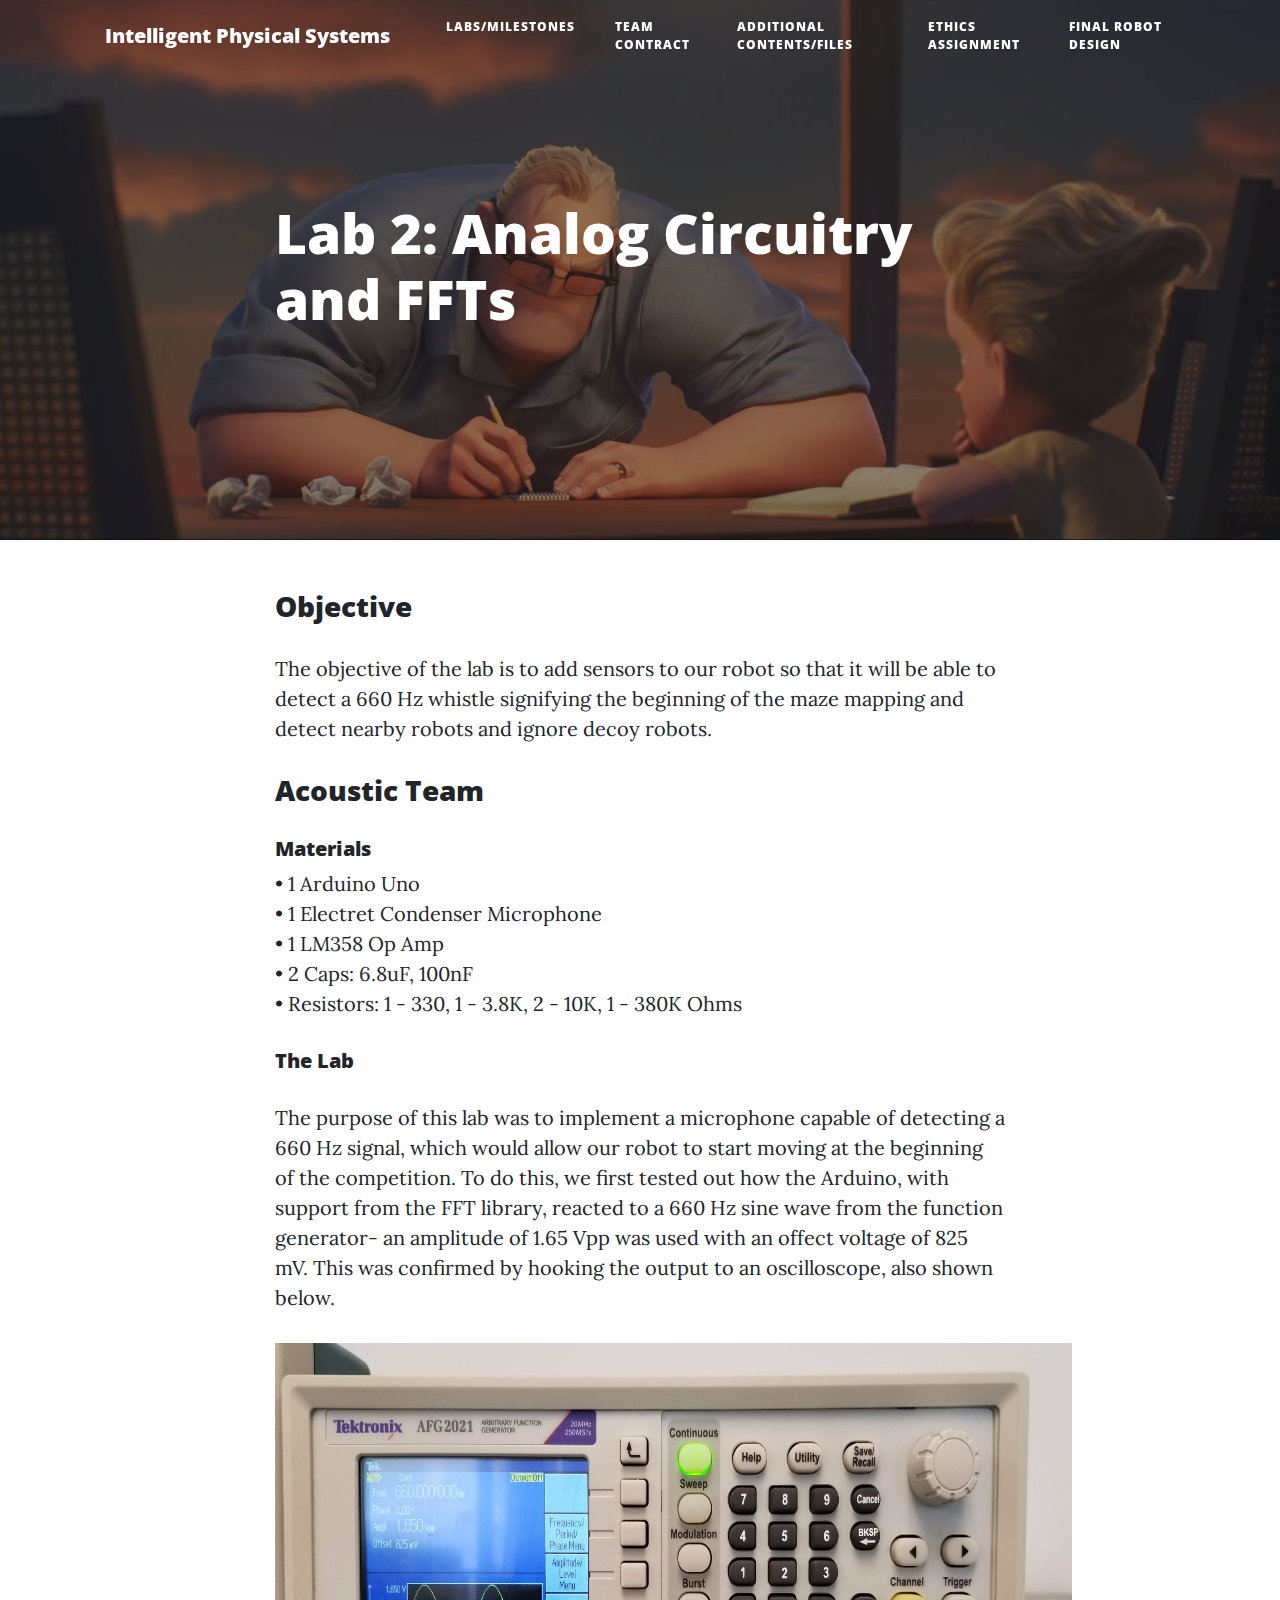
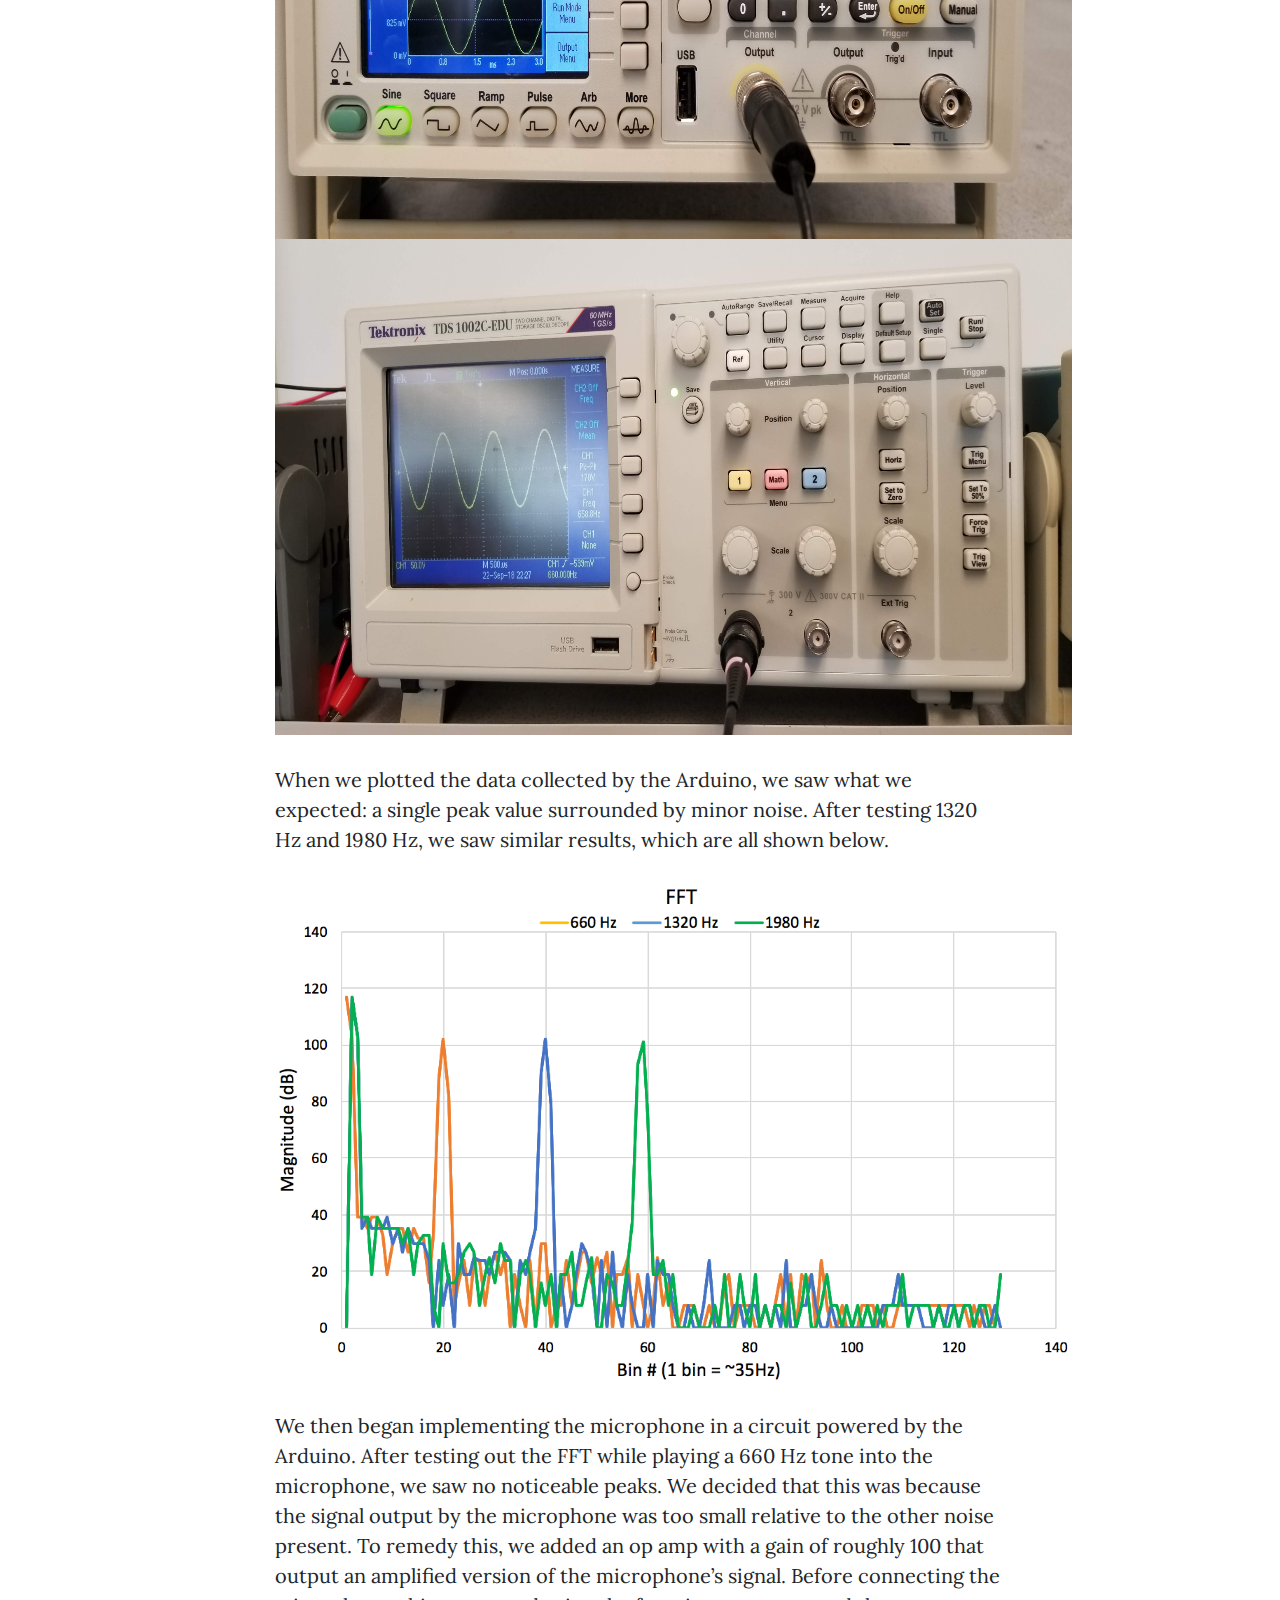
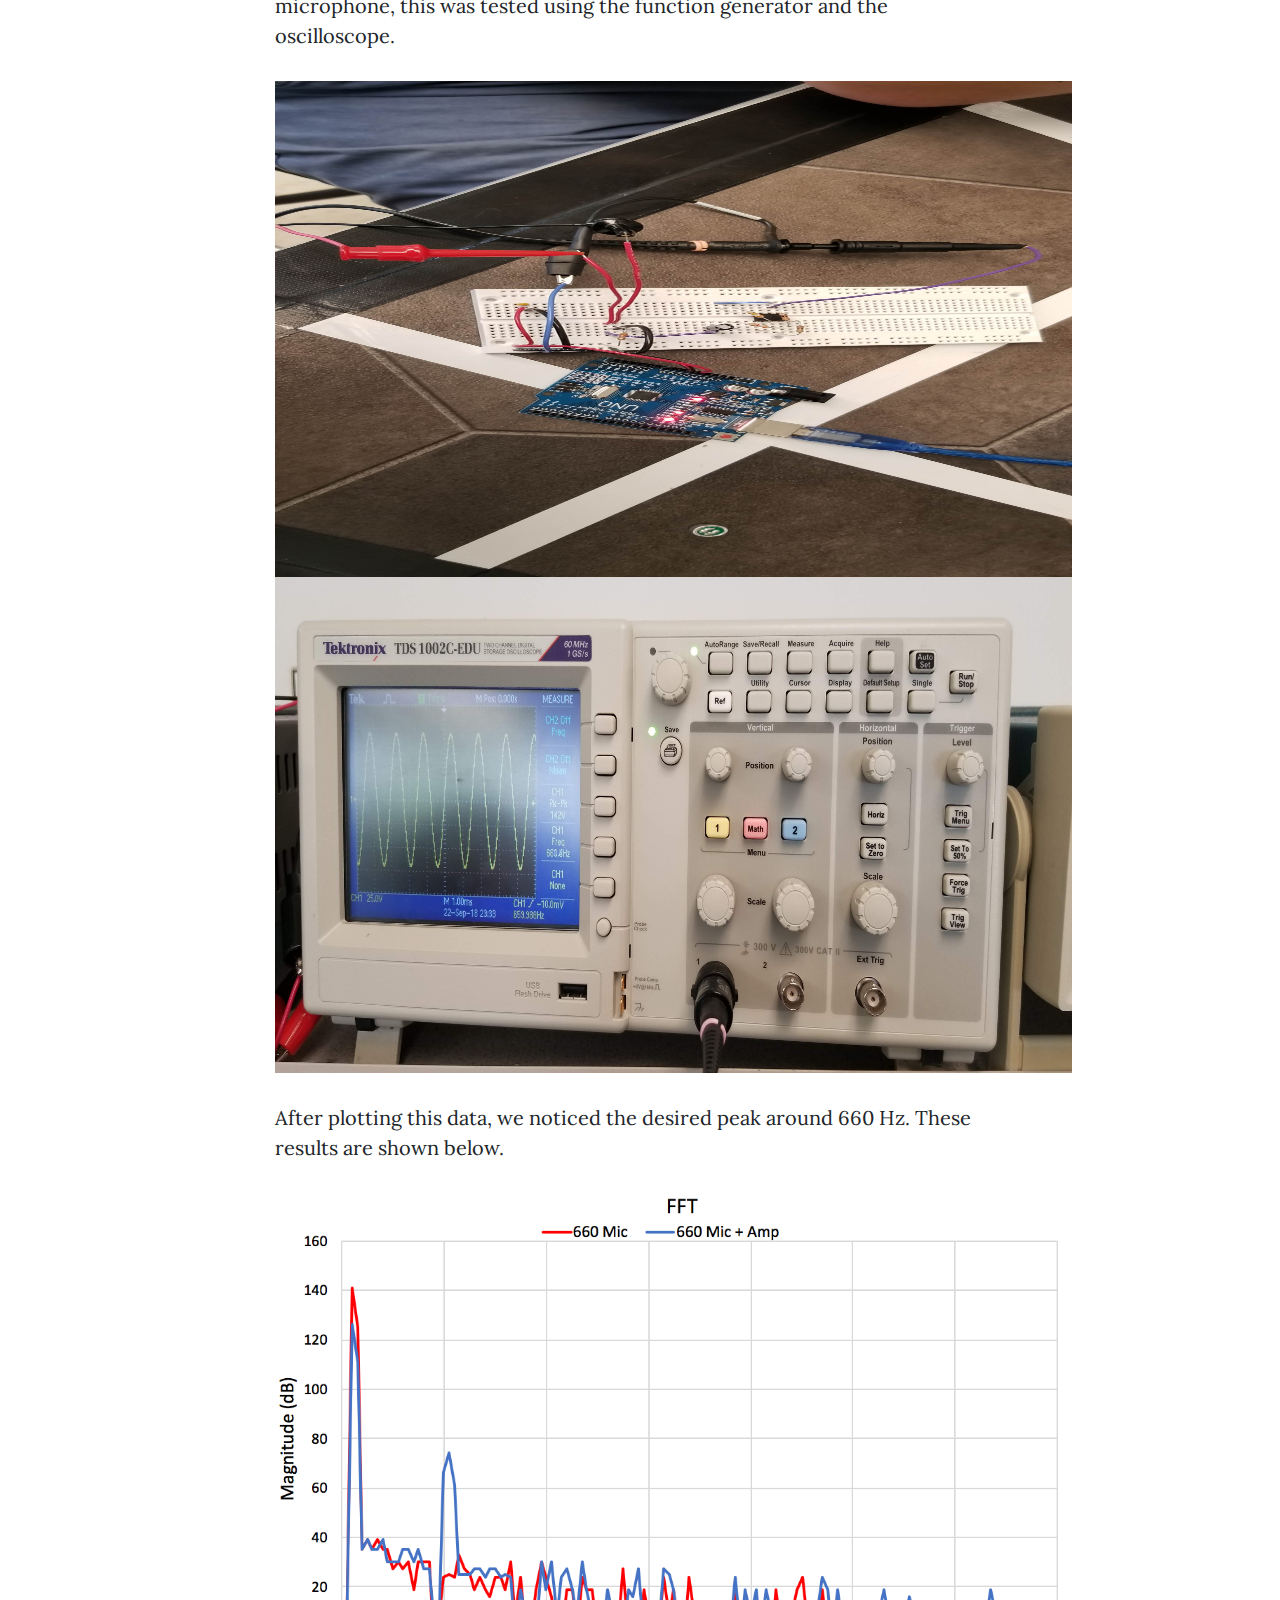
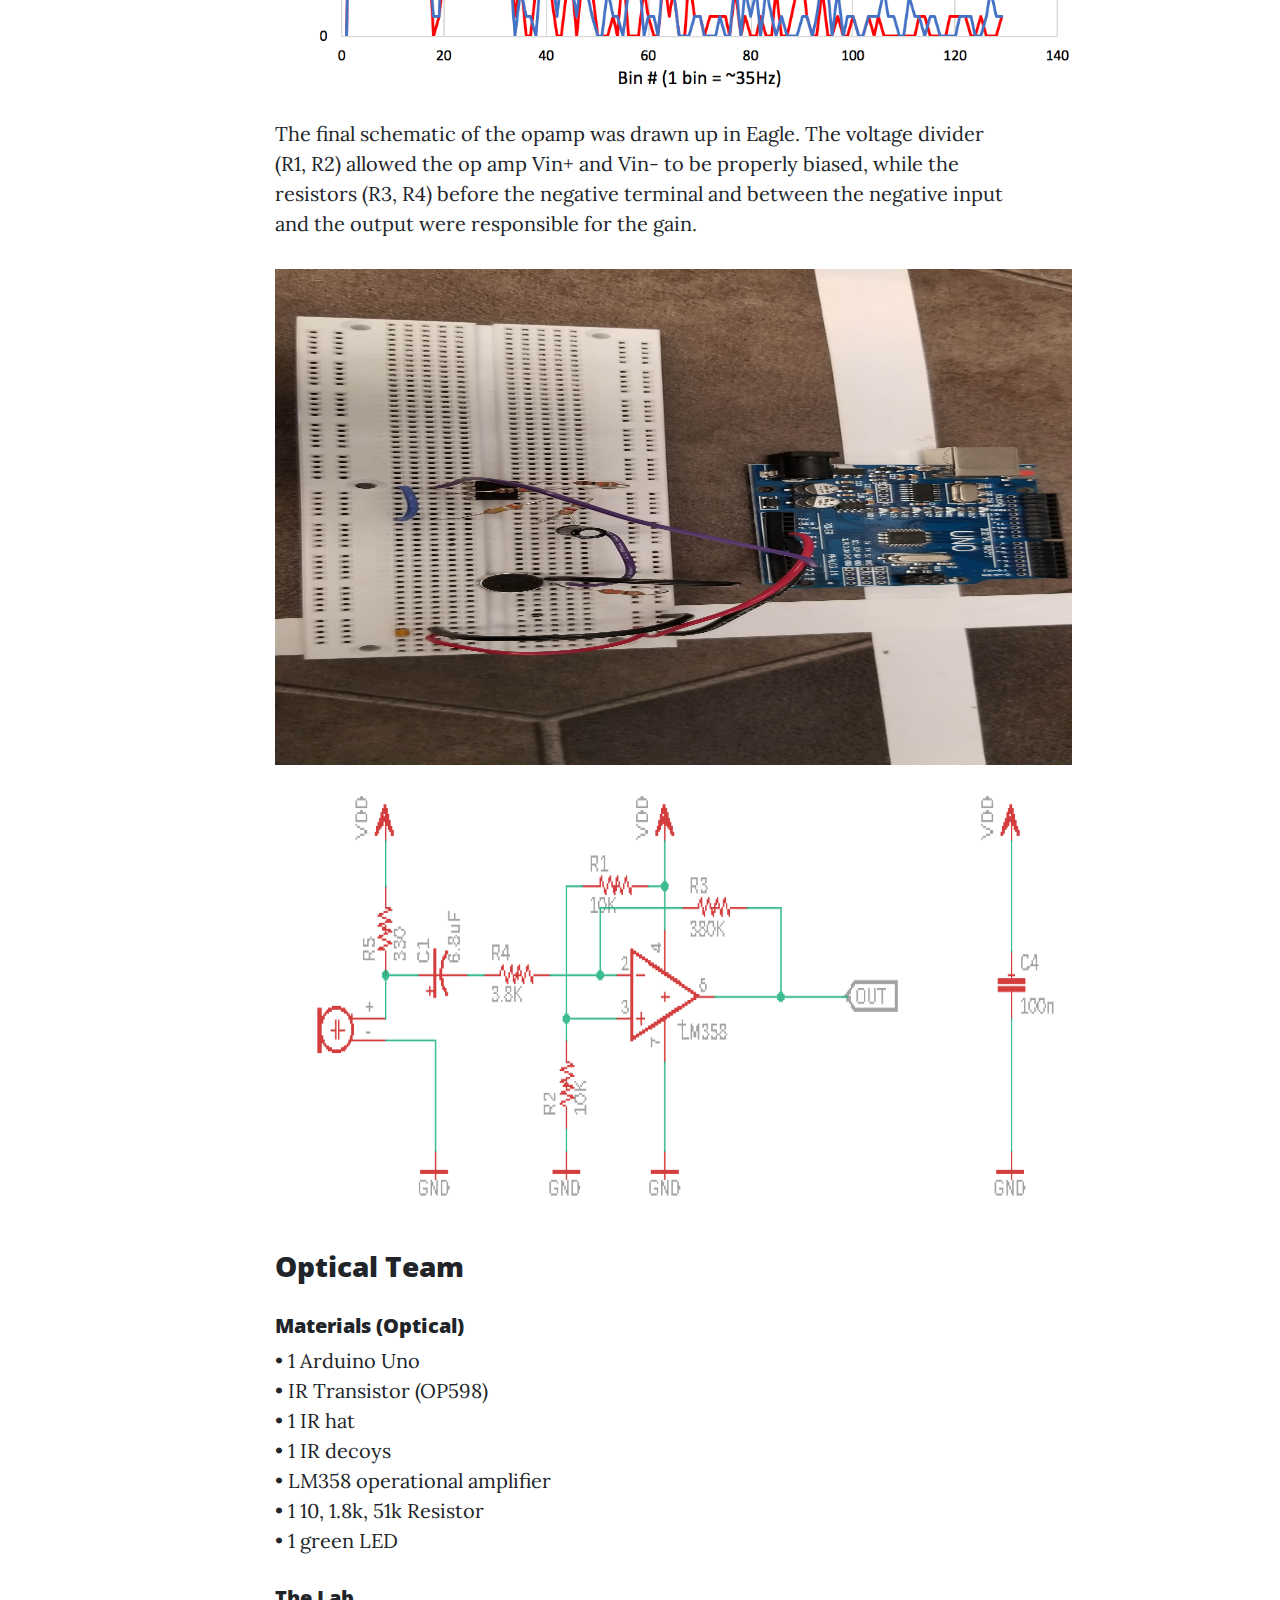
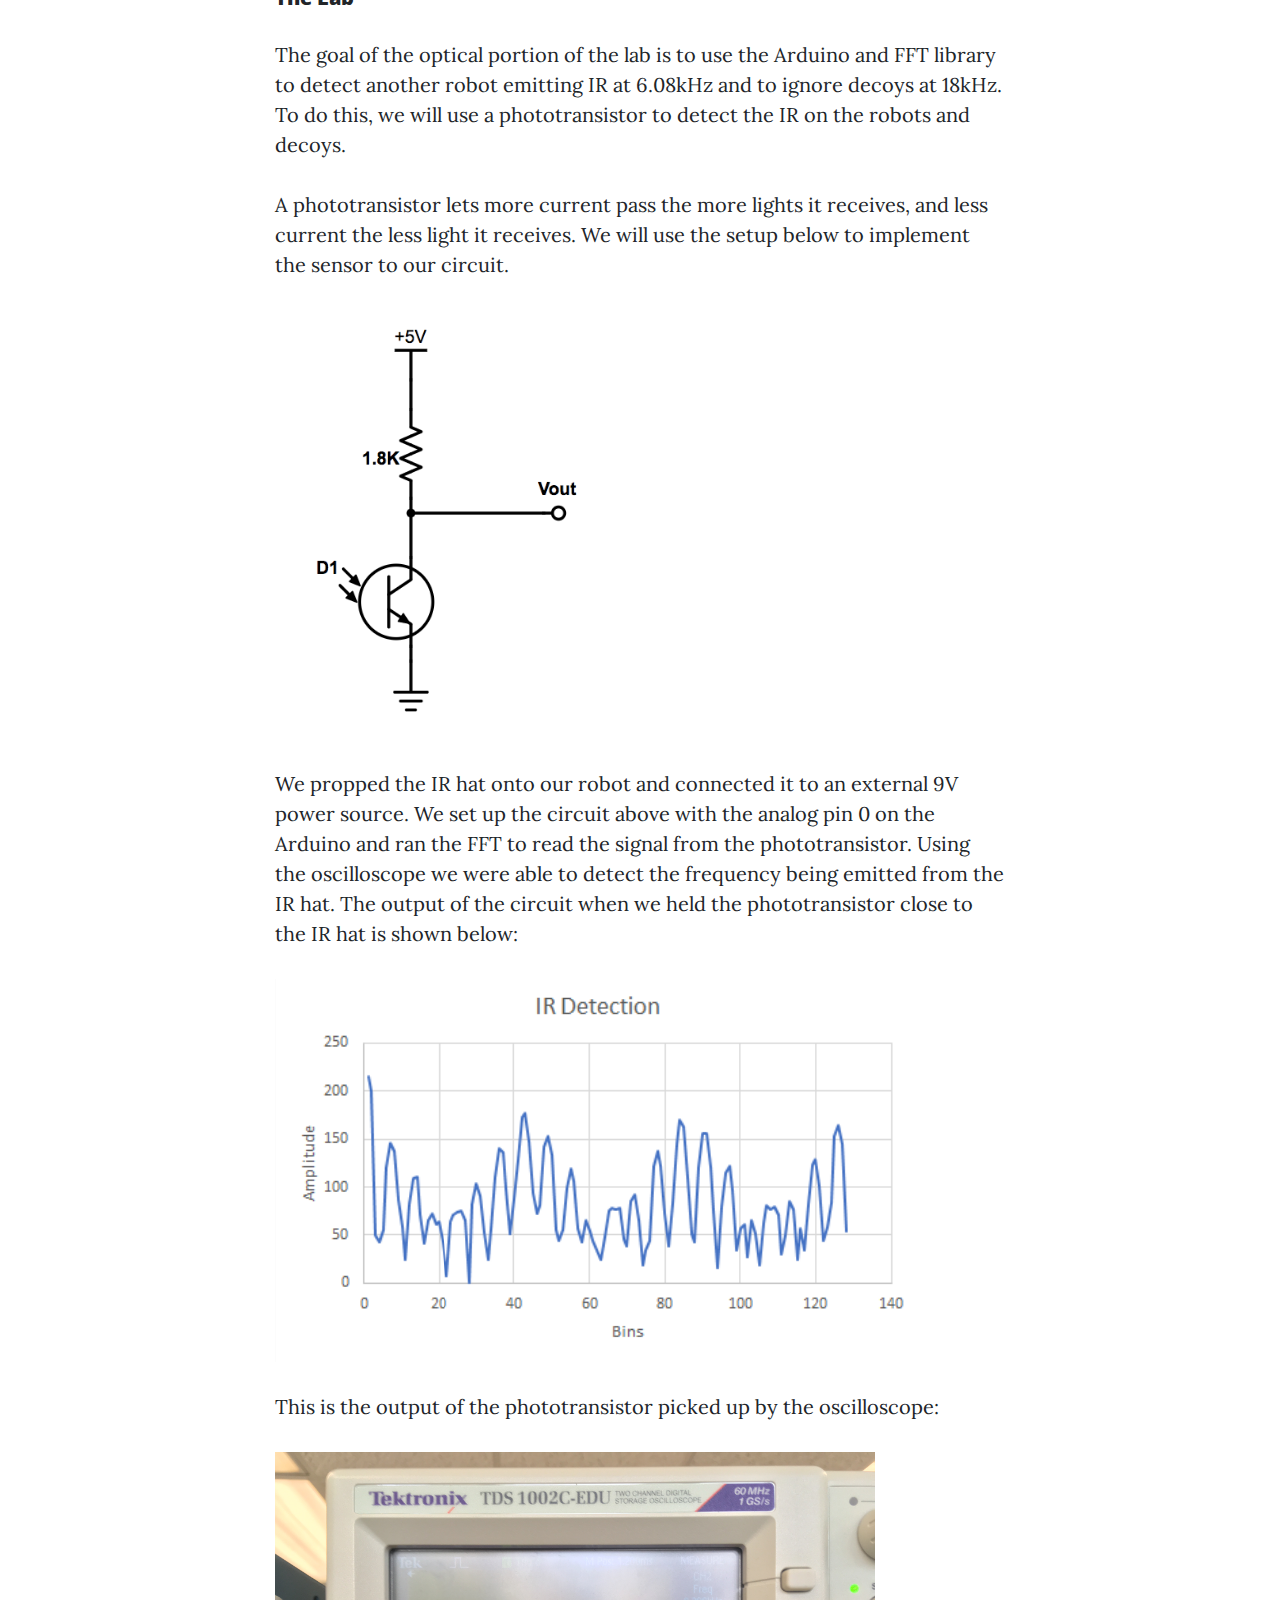
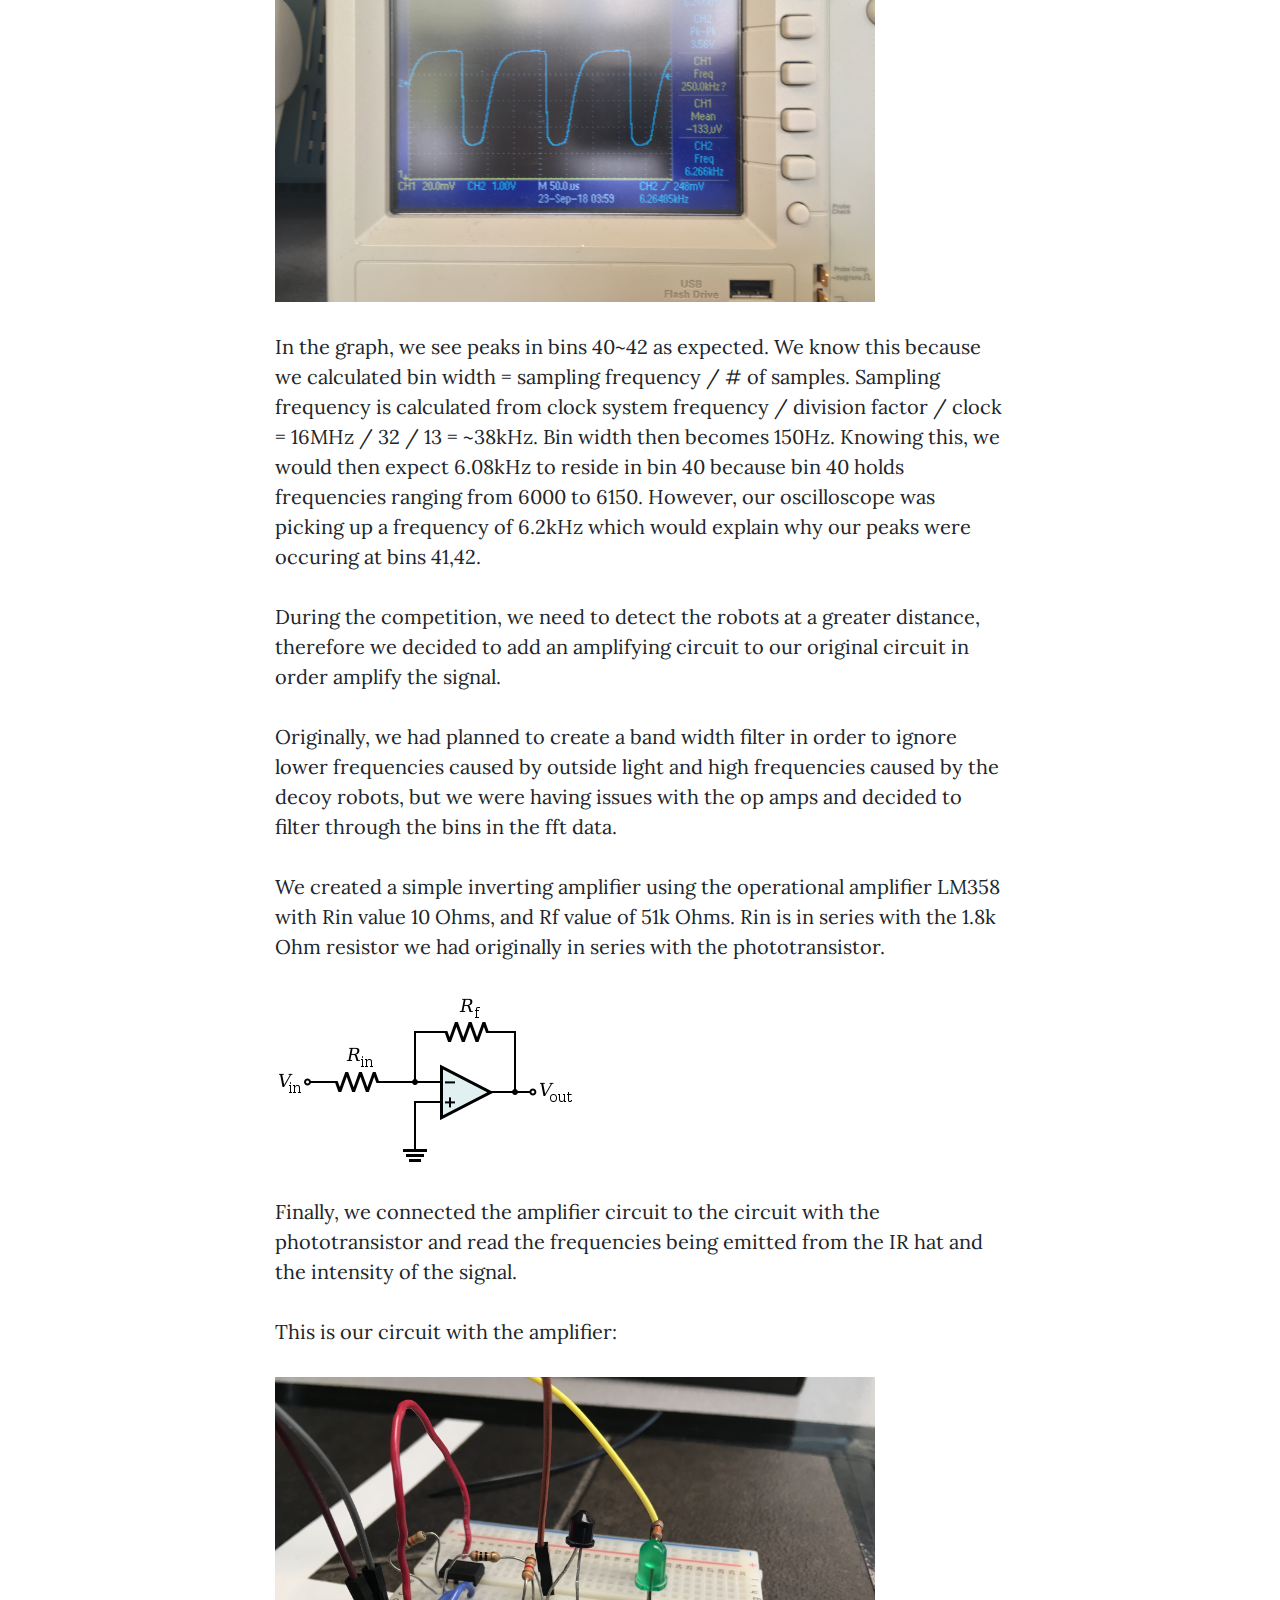
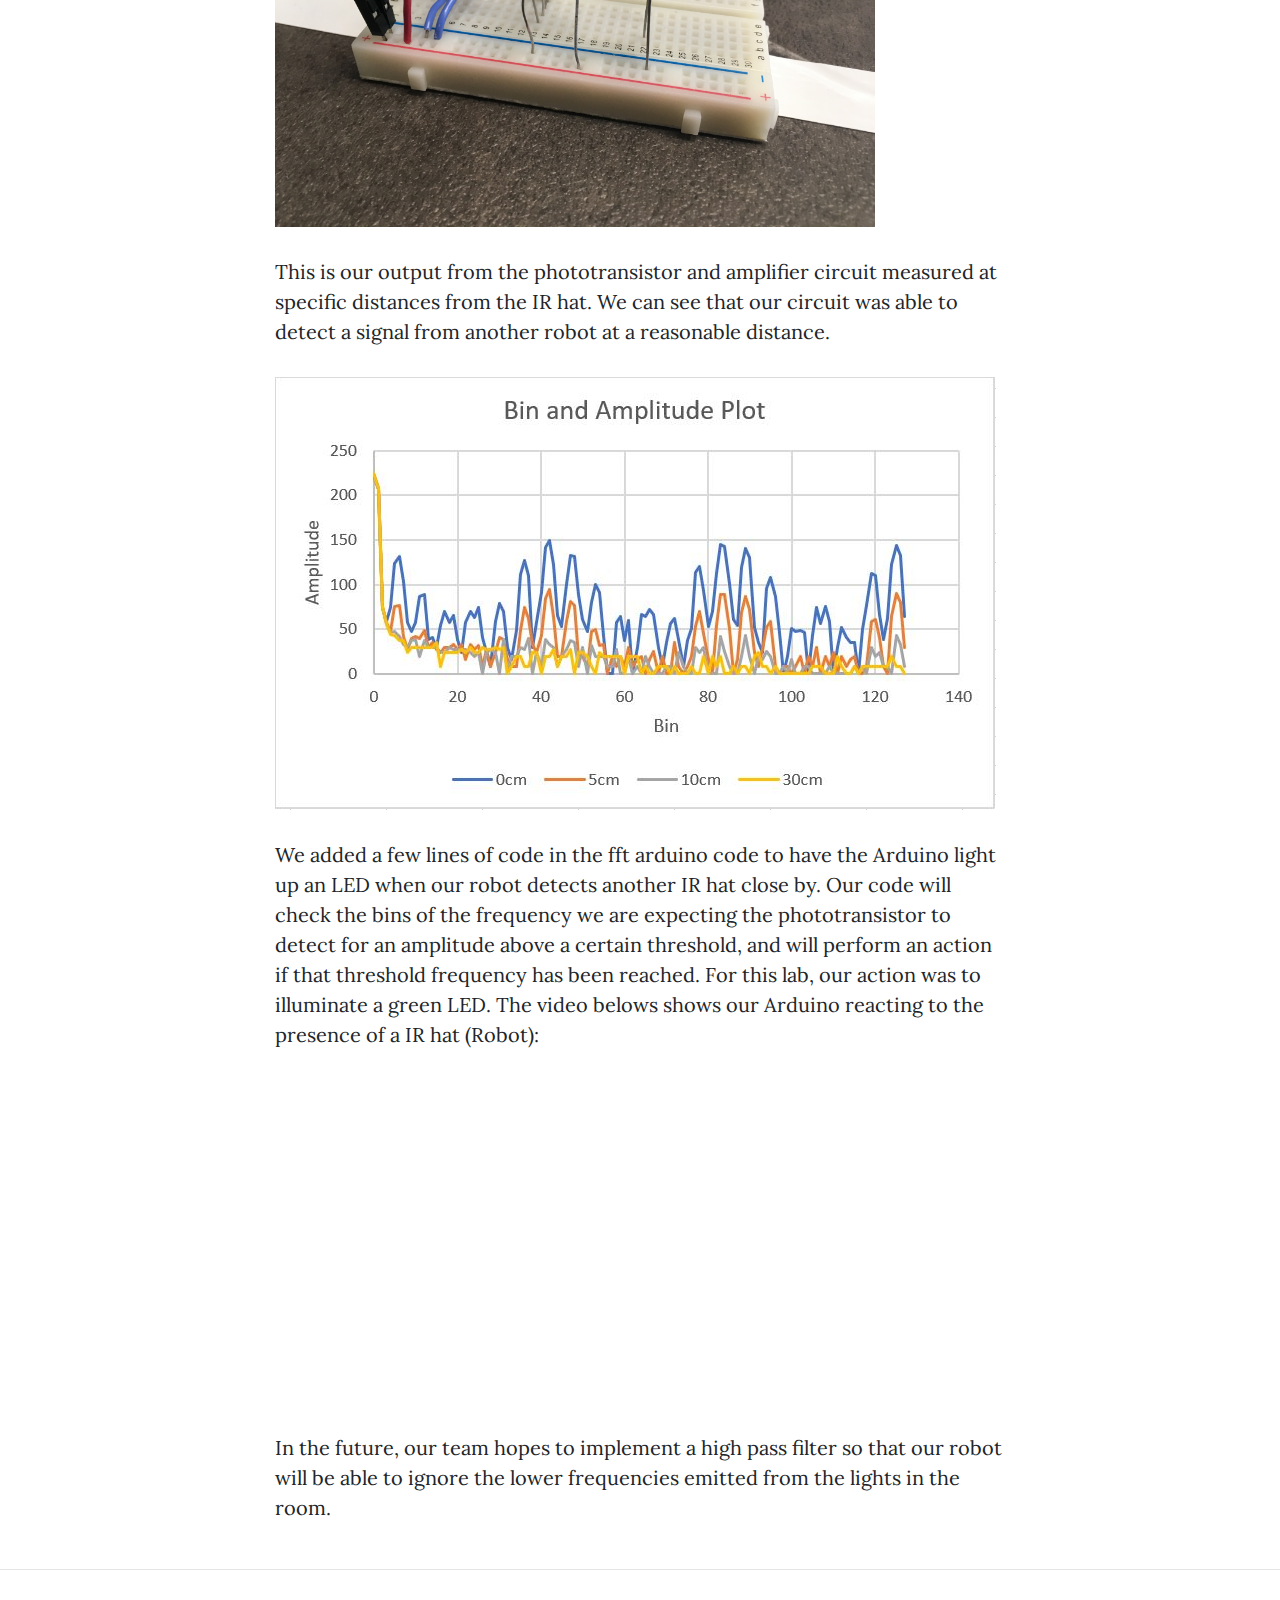
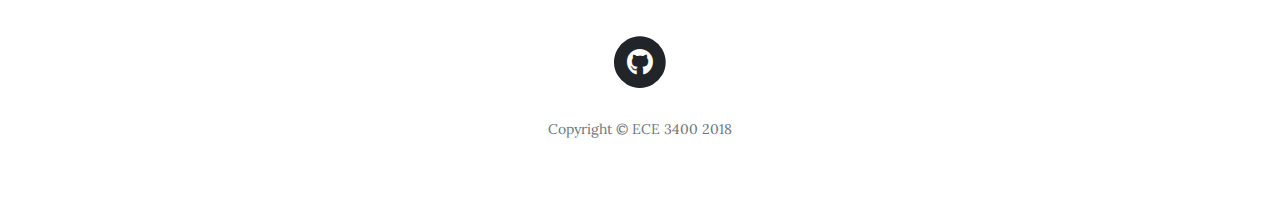
<file: lab2.html>
<!DOCTYPE html>
<html lang="en">

  <head>

    <meta charset="utf-8">
    <meta name="viewport" content="width=device-width, initial-scale=1, shrink-to-fit=no">
    <meta name="description" content="">
    <meta name="author" content="">

    <title>Lab 2</title>

    <!-- Bootstrap core CSS -->
    <link href="vendor/bootstrap/css/bootstrap.min.css" rel="stylesheet">

    <!-- Custom fonts for this template -->
    <link href="vendor/fontawesome-free/css/all.min.css" rel="stylesheet" type="text/css">
    <link href='https://fonts.googleapis.com/css?family=Lora:400,700,400italic,700italic' rel='stylesheet' type='text/css'>
    <link href='https://fonts.googleapis.com/css?family=Open+Sans:300italic,400italic,600italic,700italic,800italic,400,300,600,700,800' rel='stylesheet' type='text/css'>

    <!-- Custom styles for this template -->
    <link href="css/clean-blog.min.css" rel="stylesheet">

  </head>

  <body>

    <!-- Navigation -->
   <nav class="navbar navbar-expand-lg navbar-light fixed-top" id="mainNav">
      <div class="container">
        <a class="navbar-brand" href="index.html">Intelligent Physical Systems</a>
        <button class="navbar-toggler navbar-toggler-right" type="button" data-toggle="collapse" data-target="#navbarResponsive" aria-controls="navbarResponsive" aria-expanded="false" aria-label="Toggle navigation">
          Menu
          <i class="fas fa-bars"></i>
        </button>
        <div class="collapse navbar-collapse" id="navbarResponsive">
          <ul class="navbar-nav ml-auto">
             </li>
            <li class="nav-item">
              <a class="nav-link" href="post.html">Labs/Milestones</a>
            <li class="nav-item">
              <a class="nav-link" href="about.html">Team Contract</a>
            </li>
            </li>
	      <li class="nav-item">
              <a class="nav-link" href="files.html">Additional Contents/Files</a>  
          </li>  
          <li class="nav-item">
              <a class="nav-link" href="ethics.html">Ethics Assignment</a>  
          </li> 
	      <li class="nav-item">
              <a class="nav-link" href="documentation.html">Final Robot Design</a>  
          </li> 
          </ul>
        </div>
      </div>
    </nav>

    <!-- Page Header -->
    <header class="masthead" style="background-image: url('img/lab2.jpg')">
      <div class="overlay"></div>
      <div class="container">
        <div class="row">
          <div class="col-lg-8 col-md-10 mx-auto">
            <div class="post-heading">
              <h1>Lab 2: Analog Circuitry and FFTs</h1>
             </div>
           </div>
          </div>
        </div>
      </div>
    </header>

    <!-- Post Content -->
    <article>
      <div class="container">
        <div class="row">
          <div class="col-lg-8 col-md-10 mx-auto">
        <h3> Objective</h3>
<p>The objective of the lab is to add sensors to our robot so that it will be able to detect a 660 Hz whistle signifying the beginning of the maze mapping and detect nearby robots and ignore decoy robots.</p>
            
            <h3> Acoustic Team </h3> <p></p>
<h5> Materials </h5>
            &#8226; 1 Arduino Uno <br />
            &#8226; 1 Electret Condenser Microphone <br />
            &#8226; 1 LM358 Op Amp <br />
            &#8226; 2 Caps: 6.8uF, 100nF <br />
            &#8226; Resistors: 1 - 330, 1 - 3.8K, 2 - 10K, 1 - 380K Ohms<p></p>
<h5> The Lab </h5>         
              <p> The purpose of this lab was to implement a microphone
              capable of detecting a 660 Hz signal, which would allow 
              our robot to start moving at the beginning of the competition. 
              To do this, we first tested out how the Arduino, with
              support from the FFT library, reacted to a 660 Hz sine wave
              from the function generator- an amplitude of 1.65 Vpp was used with an offect voltage of 825 mV.
              This was confirmed by hooking the output to an oscilloscope, also shown below.</p>
            
<img src = "LabImages/Lab2Images/20180922_103032.jpg" alt="function_generator" class="inline", width="797", height="496">
<img src = "LabImages/Lab2Images/20180922_103204.jpg" alt="osc" class="inline", width="797", height="496">
            
              <p>
              When we plotted the data collected by the Arduino, we saw what we expected: a
              single peak value surrounded by minor noise. After testing
              1320 Hz and 1980 Hz, we saw similar results, which are all
              shown below. </p>            
<img src = "img/FFT1.png" alt="hi" class="inline", width="797", height="496">
            
            <p>We then began implementing the microphone in a circuit
              powered by the Arduino. After testing out the FFT while 
              playing a 660 Hz tone into the microphone, we saw no noticeable
              peaks. We decided that this was because the signal output by
              the microphone was too small relative to the other noise present.
              To remedy this, we added an op amp with a gain of roughly 100
              that output an amplified version of the microphone’s signal.
            Before connecting the microphone, this was tested using the function generator and the oscilloscope.</p>
<img src = "LabImages/Lab2Images/20180922_113820.jpg" alt="opamp_design" class="inline", width="797", height="496">
<img src = "LabImages/Lab2Images/20180922_113752.jpg" alt="osc2" class="inline", width="797", height="496">
            
              <p>After plotting this data, we noticed the desired peak around
              660 Hz. These results are shown below.</p>
            
<img src = "img/FFT2.png" alt="hi" class="inline", width="797", height="496">
              
            <p>The final schematic of the opamp was drawn up in Eagle. The 
            voltage divider (R1, R2) allowed the op amp Vin+ and Vin- to be
            properly biased, while the resistors (R3, R4) before the 
            negative terminal and between the negative input and 
              the output were responsible for the gain.</p>
<img src = "LabImages/Lab2Images/20180922_113052.jpg" alt="op_amp_w_micro" class="inline", width="797", height="496">
<img src = "img/schematic.PNG" alt="hi" class="inline", width="830", height="485">


<h3> Optical Team </h3> <p></p>
<h5> Materials (Optical)</h5>
            &#8226; 1 Arduino Uno </br>
            &#8226; IR Transistor (OP598) </br>
            &#8226; 1 IR hat</br>
            &#8226; 1 IR decoys</br>
            &#8226; LM358 operational amplifier</br>
            &#8226; 1 10, 1.8k, 51k Resistor</br>
&#8226; 1 green LED<p></p>
<h5> The Lab </h5>
<p>The goal of the optical portion of the lab is to use the Arduino and FFT library to detect another robot emitting IR at 6.08kHz and to ignore decoys at 18kHz. To do this, we will use a phototransistor to detect the IR on the robots and decoys.  </p>
<p> A phototransistor lets more current pass the more lights it receives, and less current the less light it receives. We will use the setup below to implement the sensor to our circuit.</p>
 <img src = "LabImages/Lab2Images/Phototransistor.png" alt="hi" class="inline">   
 <p>We propped the IR hat onto our robot and connected it to an external 9V power source. We set up the circuit above with the analog pin 0 on the Arduino and ran the FFT to read the signal from the phototransistor. Using the oscilloscope we were able to detect the frequency being emitted from the IR hat. The output of the circuit when we held the phototransistor close to the IR hat is shown below:</p> 
<img src = "LabImages/Lab2Images/Phototransistor output.png" alt="hi" class="inline">
            <p>This is the output of the phototransistor picked up by the oscilloscope:</p>
<img src = "LabImages/Lab2Images/IMG_2715.JPG" alt="hi" class="inline" width="600">
<p>In the graph, we see peaks in bins 40~42 as expected. We know this because we calculated bin width = sampling frequency / # of samples. Sampling frequency is calculated from clock system frequency / division factor / clock = 16MHz / 32 / 13 = ~38kHz. Bin width then becomes 150Hz. 
Knowing this, we would then expect 6.08kHz to reside in bin 40 because bin 40 holds frequencies ranging from 6000 to 6150. However, our oscilloscope was picking up a frequency of 6.2kHz which would explain why our peaks were occuring at bins 41,42. </p>
<p> During the competition, we need to detect the robots at a greater distance, therefore we decided to add an amplifying circuit to our original circuit in order amplify the signal. </p>
<p>Originally, we had planned to create a band width filter in order to ignore lower frequencies caused by outside light and high frequencies caused by the decoy robots, but we were having issues with the op amps and decided to filter through the bins in the fft data. </p>
<p>We created a simple inverting amplifier using the operational amplifier LM358 with Rin value 10 Ohms, and Rf value of 51k Ohms. Rin is in series with the 1.8k Ohm resistor we had originally in series with the phototransistor. </p>
<img src = "LabImages/Lab2Images/invamp.png" alt="hi" class="inline" >
<p>Finally, we connected the amplifier circuit to the circuit with the phototransistor and read the frequencies being emitted from the IR hat and the intensity of the signal.</p>
<p> This is our circuit with the amplifier:</p>
<img src = "LabImages/Lab2Images/IMG_2779.JPG" alt="hi" class="inline" width="600">
<p> This is our output from the phototransistor and amplifier circuit measured at specific distances from the IR hat. We can see that our circuit was able to detect a signal from another robot at a reasonable distance.</p>
<img src = "LabImages/Lab2Images/Amplified.JPG" alt="hi" class="inline" >
<p>We added a few lines of code in the fft arduino code to have the Arduino light up an LED when our robot detects another IR hat close by. Our code will check the bins of the frequency we are expecting the phototransistor to detect for an amplitude above a certain threshold, and will perform an action if that threshold frequency has been reached. For this lab, our action was to illuminate a green LED. The video belows shows our Arduino reacting to the presence of a IR hat (Robot):    </p>
<iframe width="560" height="315" src="https://www.youtube.com/embed/5Zfs3fhP4qI" frameborder="0" allow="autoplay; encrypted-media" allowfullscreen></iframe>
<p>In the future, our team hopes to implement a high pass filter so that our robot will be able to ignore the lower frequencies emitted from the lights in the room.</p>
          </div>
        </div>
      </div>
    </article>

    <hr>

    <!-- Footer -->
    <footer>
      <div class="container">
        <div class="row">
          <div class="col-lg-8 col-md-10 mx-auto">
            <ul class="list-inline text-center">
                <li class="list-inline-item">
                <a href="https://github.com/sanskritijoshi1441/ECE3400">
                  <span class="fa-stack fa-lg">
                    <i class="fas fa-circle fa-stack-2x"></i>
                    <i class="fab fa-github fa-stack-1x fa-inverse"></i>
                  </span>
                </a>
              </li>
            </ul>
            <p class="copyright text-muted">Copyright &copy; ECE 3400 2018</p>
          </div>
        </div>
      </div>
    </footer>

    <!-- Bootstrap core JavaScript -->
    <script src="vendor/jquery/jquery.min.js"></script>
    <script src="vendor/bootstrap/js/bootstrap.bundle.min.js"></script>

    <!-- Custom scripts for this template -->
    <script src="js/clean-blog.min.js"></script>

  </body>

</html>
</file>
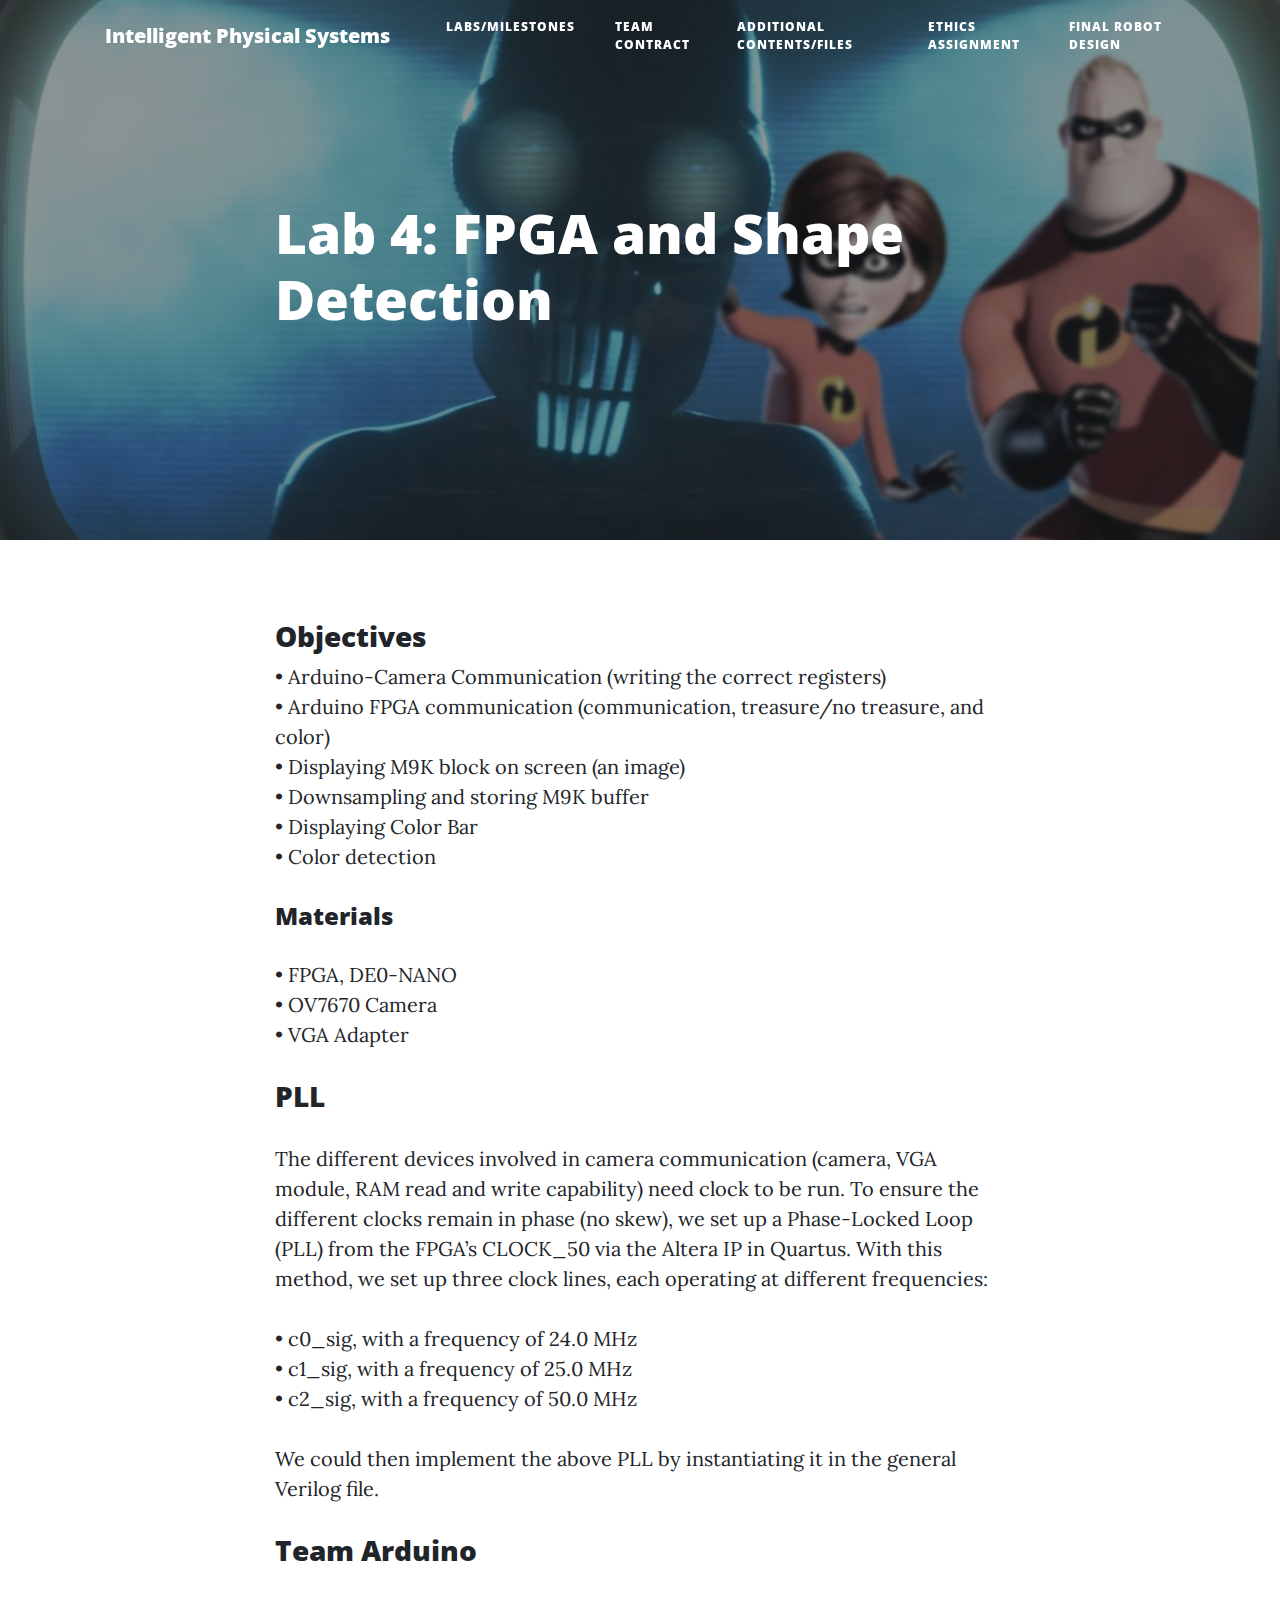
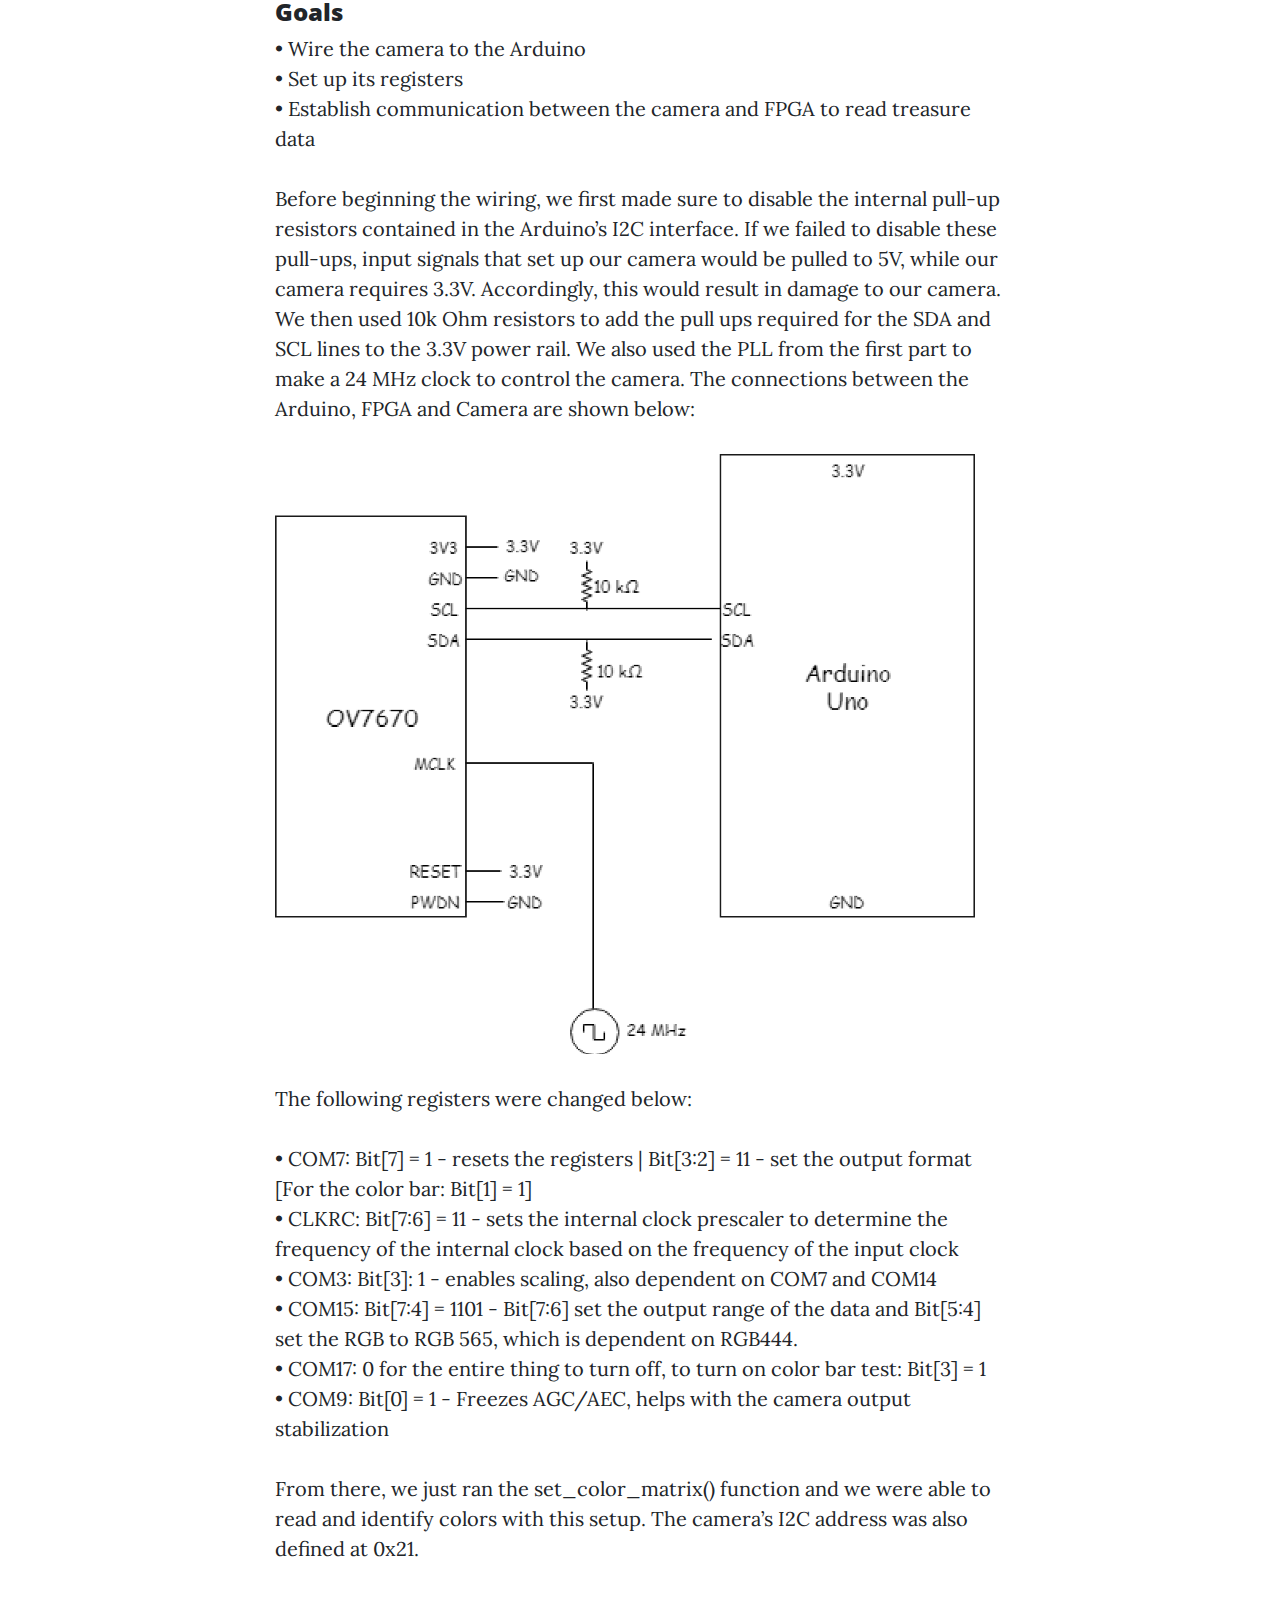
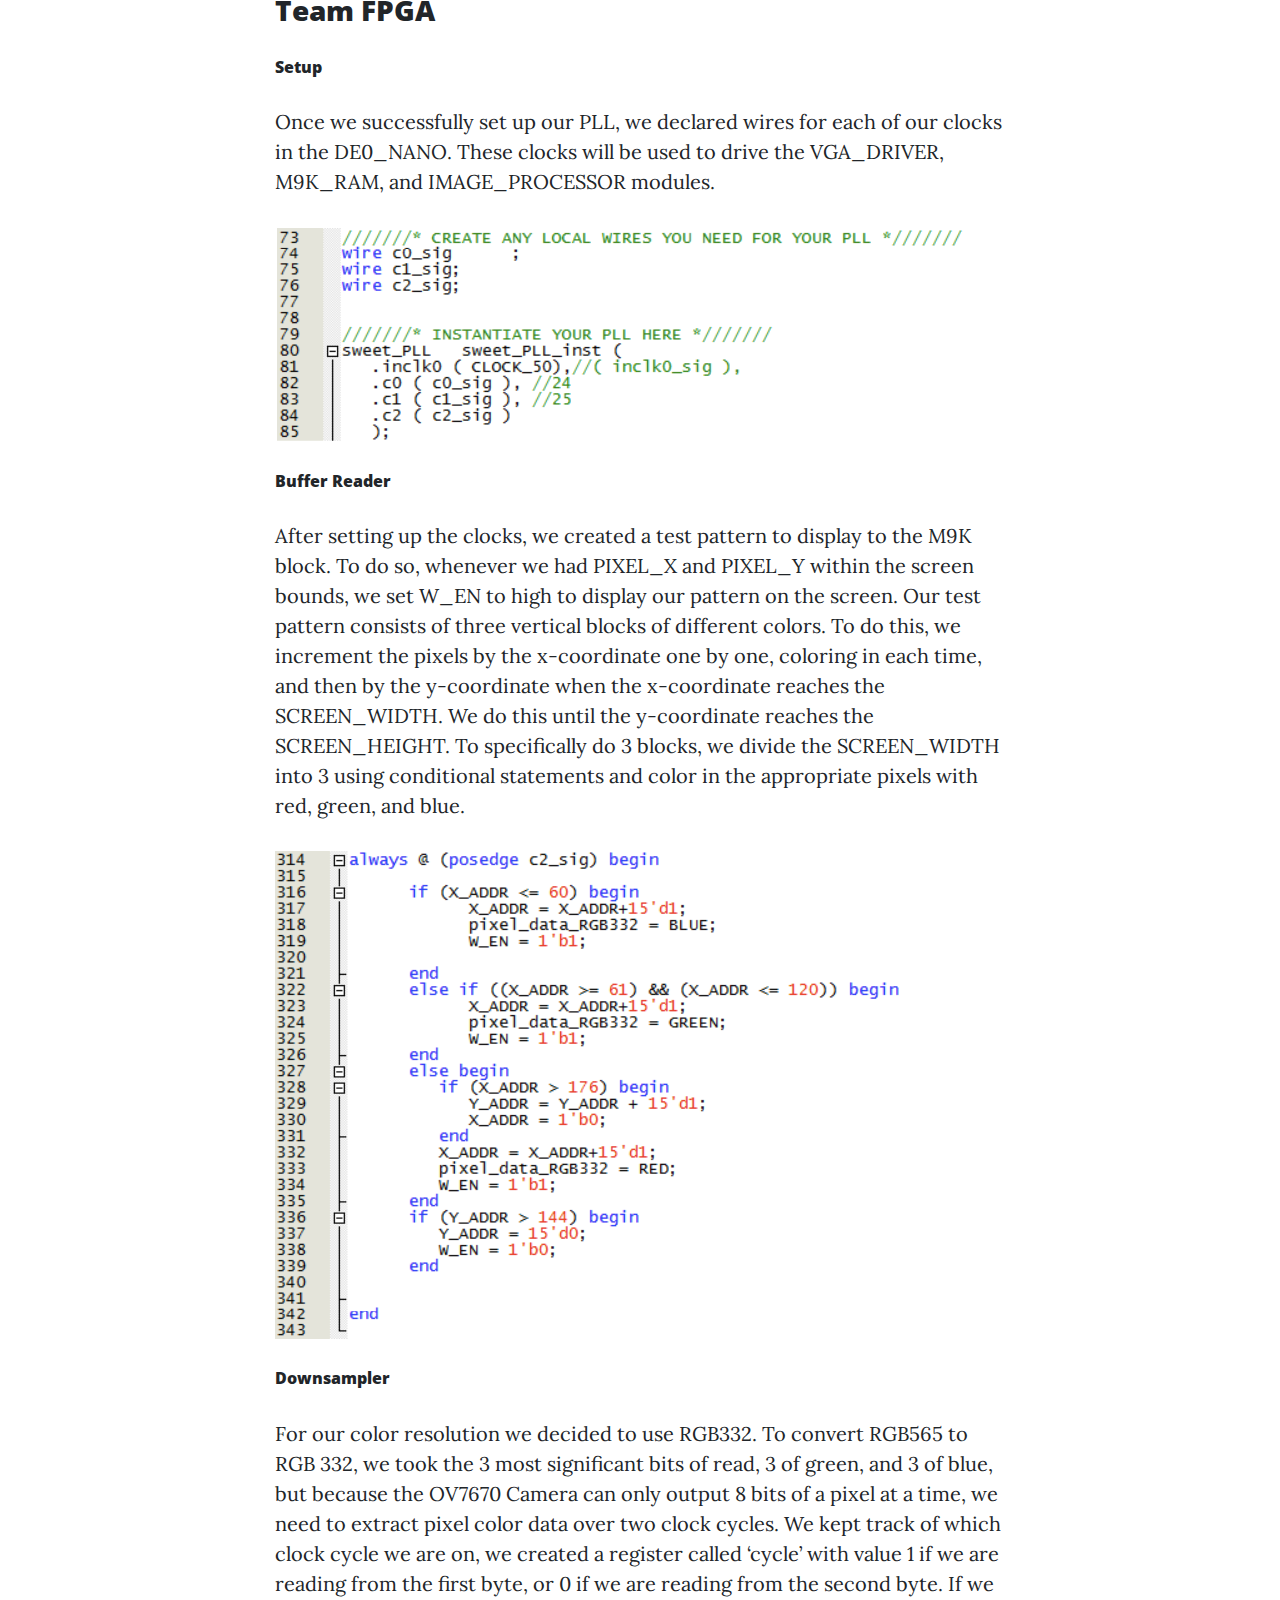
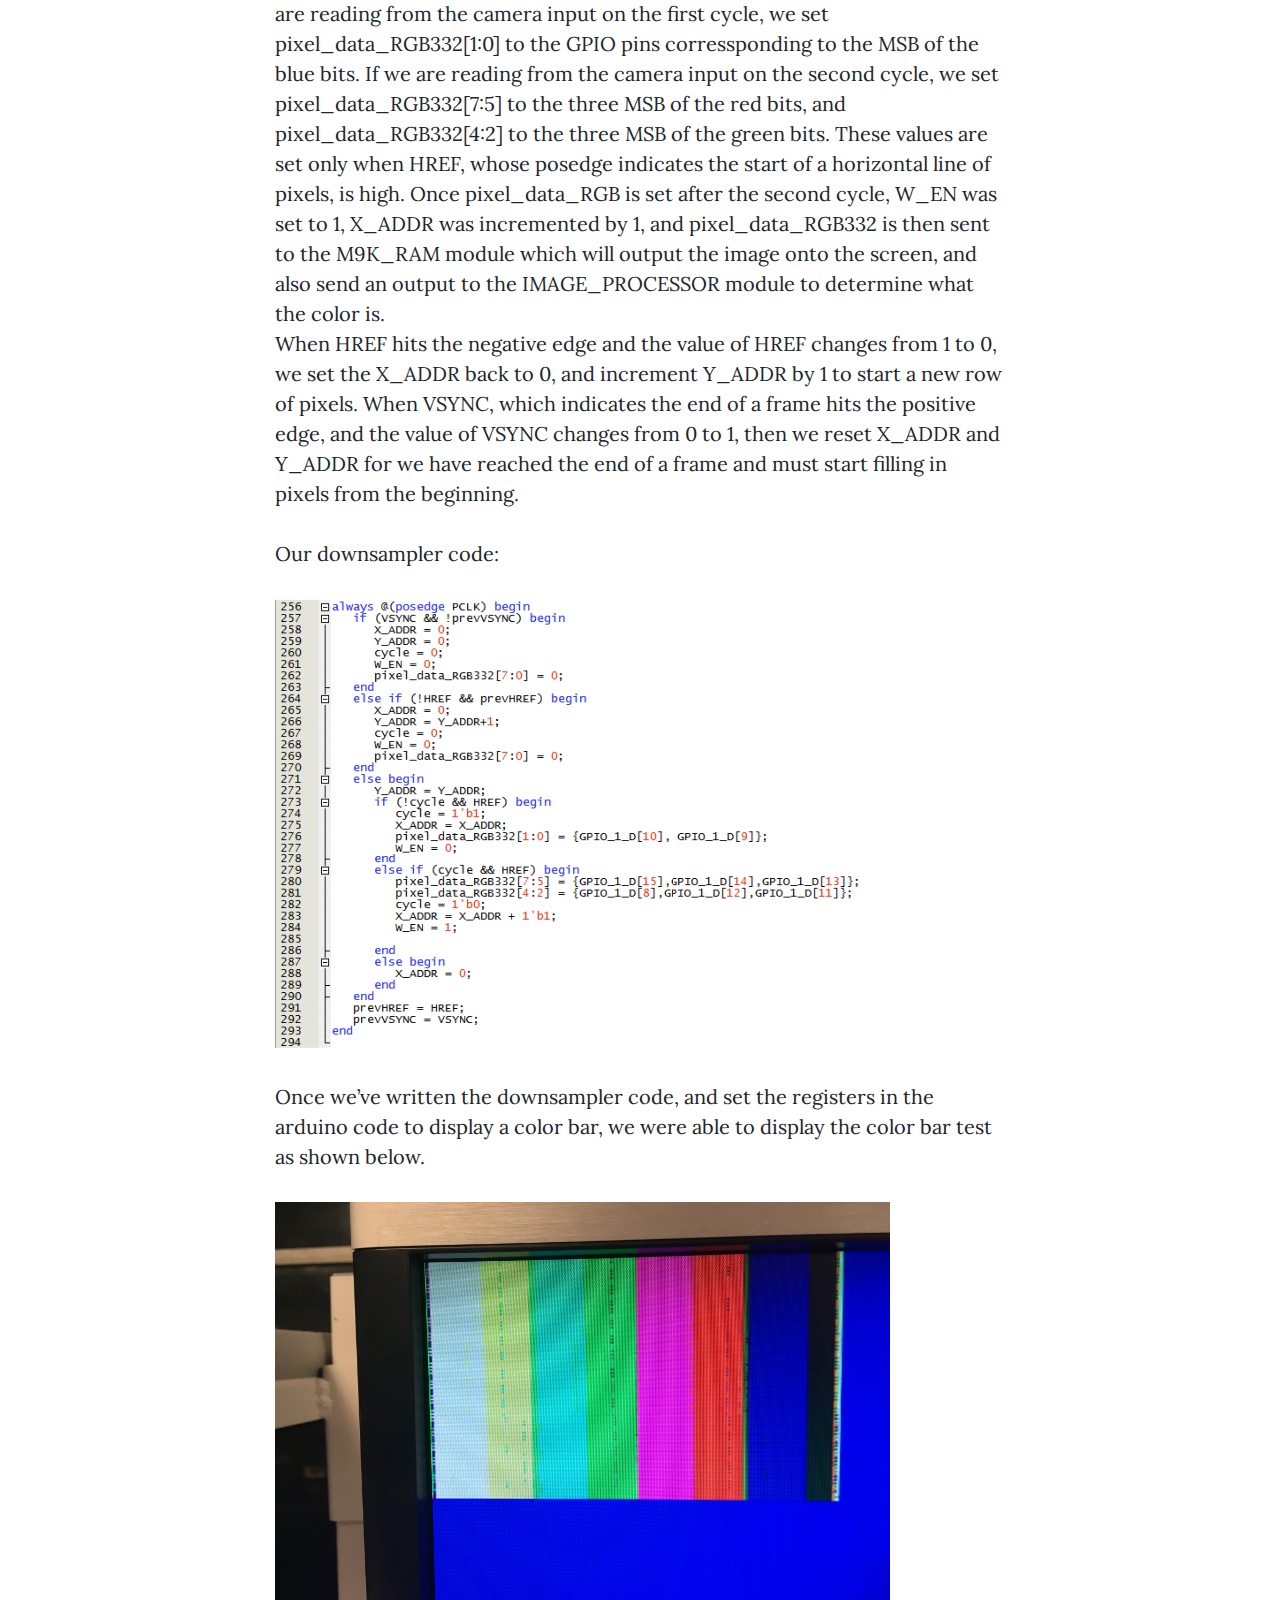
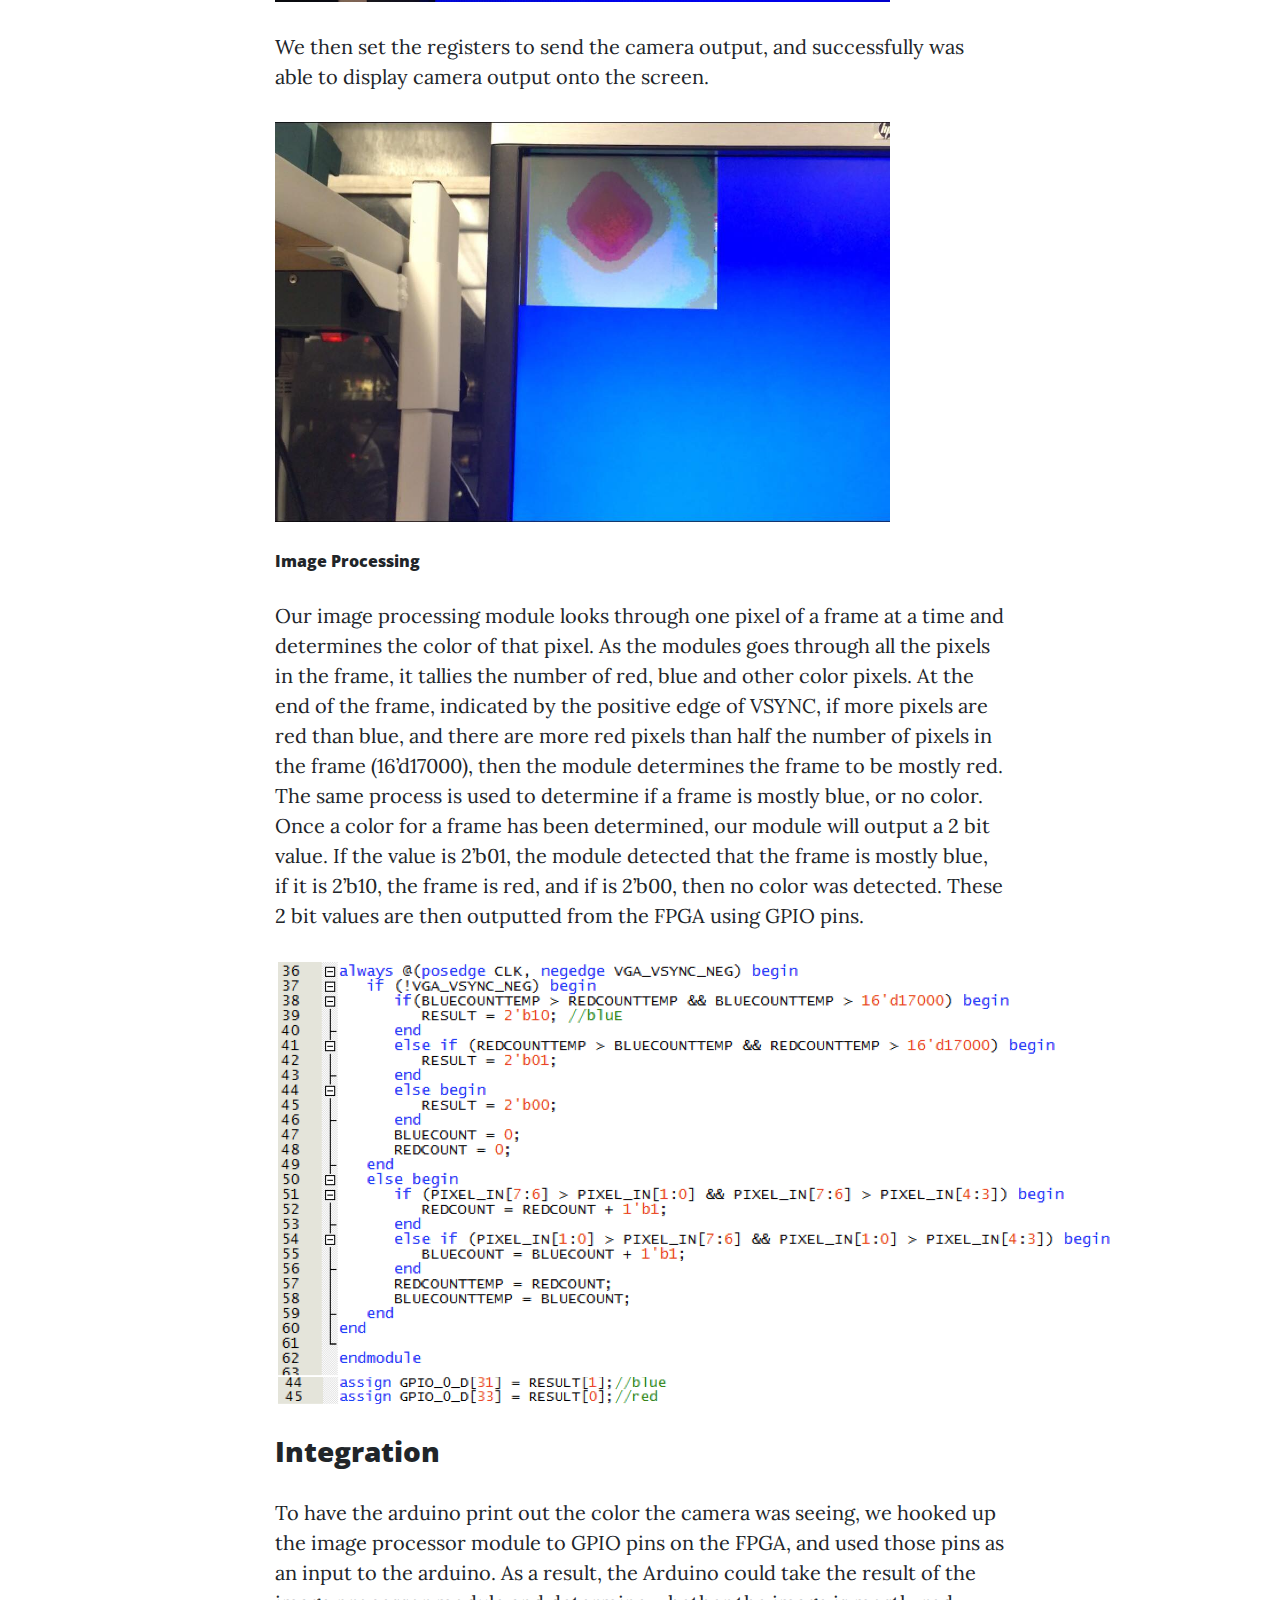
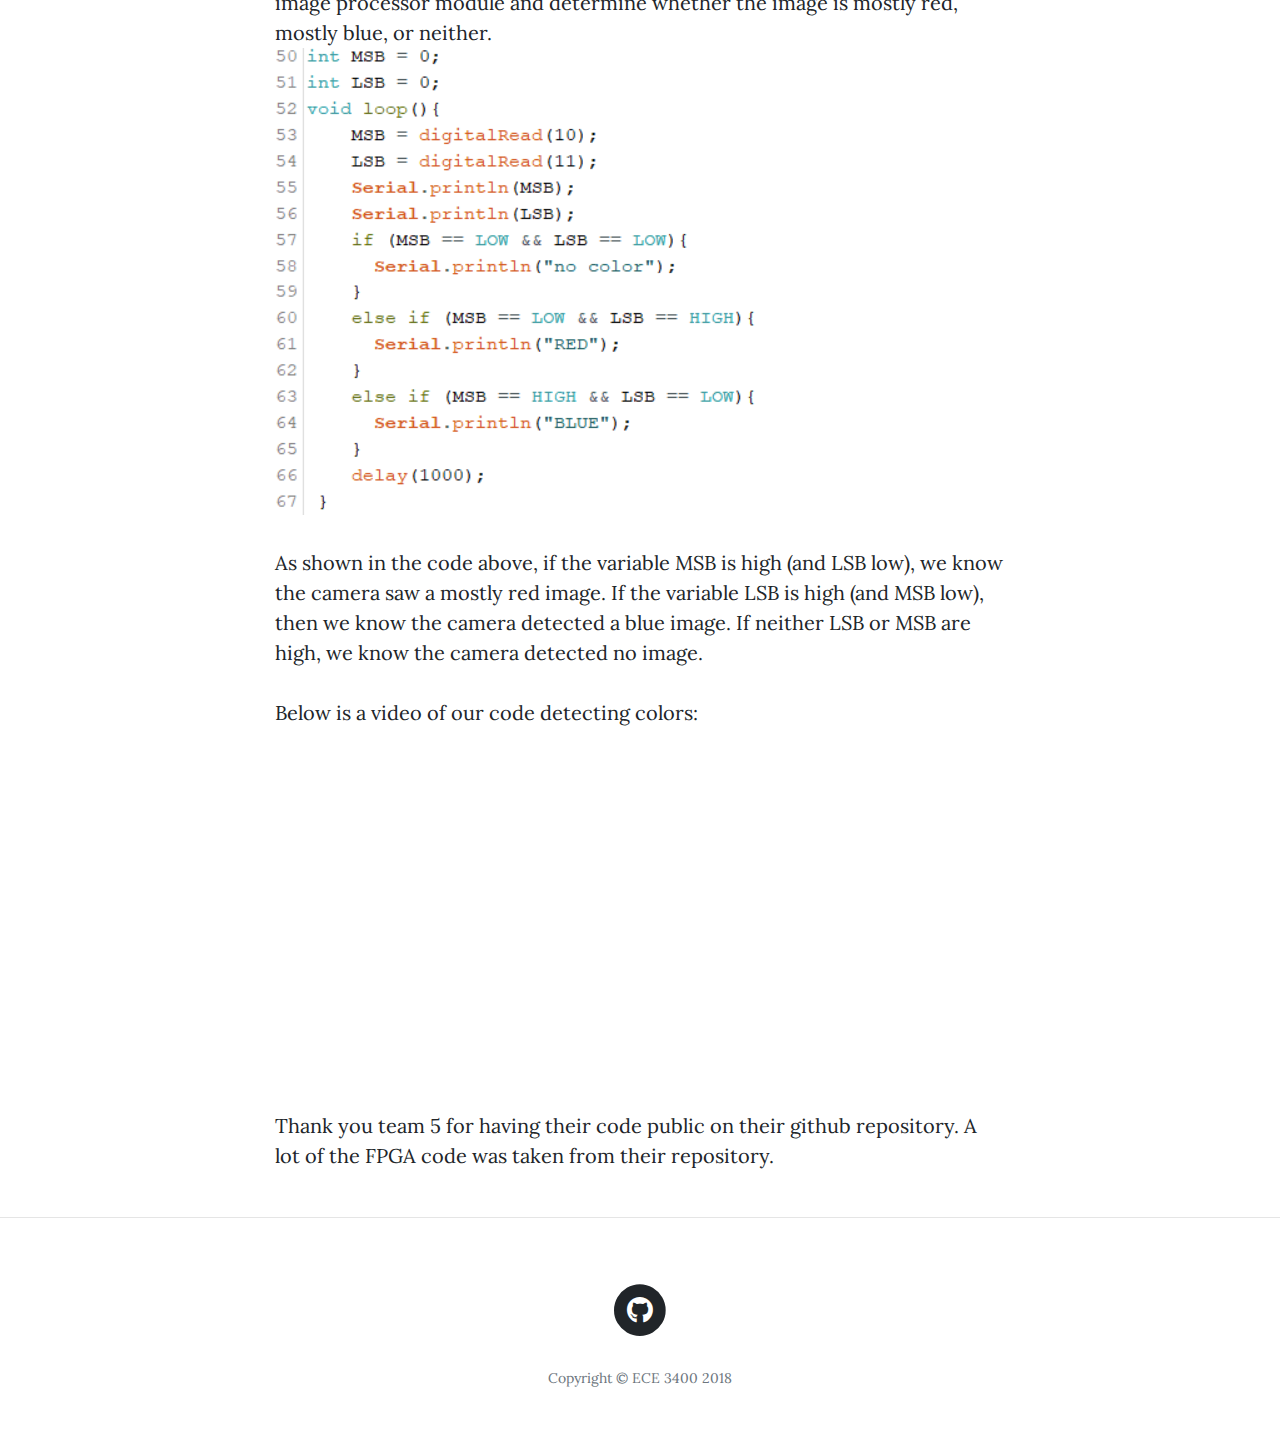
<file: lab4.html>
<!DOCTYPE html>
<html lang="en">

  <head>

    <meta charset="utf-8">
    <meta name="viewport" content="width=device-width, initial-scale=1, shrink-to-fit=no">
    <meta name="description" content="">
    <meta name="author" content="">

    <title>Lab 4</title>

    <!-- Bootstrap core CSS -->
    <link href="vendor/bootstrap/css/bootstrap.min.css" rel="stylesheet">

    <!-- Custom fonts for this template -->
    <link href="vendor/fontawesome-free/css/all.min.css" rel="stylesheet" type="text/css">
    <link href='https://fonts.googleapis.com/css?family=Lora:400,700,400italic,700italic' rel='stylesheet' type='text/css'>
    <link href='https://fonts.googleapis.com/css?family=Open+Sans:300italic,400italic,600italic,700italic,800italic,400,300,600,700,800' rel='stylesheet' type='text/css'>

    <!-- Custom styles for this template -->
    <link href="css/clean-blog.min.css" rel="stylesheet">

  </head>

  <body>

    <!-- Navigation -->
   <nav class="navbar navbar-expand-lg navbar-light fixed-top" id="mainNav">
      <div class="container">
        <a class="navbar-brand" href="index.html">Intelligent Physical Systems</a>
        <button class="navbar-toggler navbar-toggler-right" type="button" data-toggle="collapse" data-target="#navbarResponsive" aria-controls="navbarResponsive" aria-expanded="false" aria-label="Toggle navigation">
          Menu
          <i class="fas fa-bars"></i>
        </button>
        <div class="collapse navbar-collapse" id="navbarResponsive">
          <ul class="navbar-nav ml-auto">
             </li>
            <li class="nav-item">
              <a class="nav-link" href="post.html">Labs/Milestones</a>
            <li class="nav-item">
              <a class="nav-link" href="about.html">Team Contract</a>
            </li>
            </li>
	      <li class="nav-item">
              <a class="nav-link" href="files.html">Additional Contents/Files</a>  
          </li>  
          <li class="nav-item">
              <a class="nav-link" href="ethics.html">Ethics Assignment</a>  
          </li> 
	      <li class="nav-item">
              <a class="nav-link" href="documentation.html">Final Robot Design</a>  
          </li> 
          </ul>
        </div>
      </div>
    </nav>

    <!-- Page Header -->
    <header class="masthead" style="background-image: url('img/lab4.jpeg')">
      <div class="overlay"></div>
      <div class="container">
        <div class="row">
          <div class="col-lg-8 col-md-10 mx-auto">
            <div class="post-heading">
              <h1>Lab 4: FPGA and Shape Detection</h1>
             </div>
             
            </div>
          </div>
        </div>
      </div>
    </header>

    <!-- Post Content -->
    <article>
      <div class="container">
        <div class="row">
          <div class="col-lg-8 col-md-10 mx-auto">
<p></p>

<h3> Objectives </h3>
            &#8226; Arduino-Camera Communication (writing the correct registers) <br />
            &#8226; Arduino FPGA communication (communication, treasure/no treasure, and color) <br />
            &#8226; Displaying M9K block on screen (an image) <br />
            &#8226; Downsampling and storing M9K buffer <br />
            &#8226; Displaying Color Bar <br />
            &#8226; Color detection <p></p>

            <h4> Materials </h4> <p></p>
            &#8226; FPGA, DE0-NANO <br />
            &#8226; OV7670 Camera <br />
            &#8226; VGA Adapter <p></p>
            
<h3> PLL </h3> <p></p>
    <p> The different devices involved in camera communication (camera, VGA module, RAM read and write capability) need clock to be run. To ensure the different clocks remain in phase (no skew), we set up a Phase-Locked Loop (PLL) from the FPGA’s CLOCK_50 via the Altera IP in Quartus.
      With this method, we set up three clock lines, each operating at different frequencies:</p>
            &#8226; c0_sig, with a frequency of 24.0 MHz <br />
            &#8226; c1_sig, with a frequency of 25.0 MHz <br />
            &#8226; c2_sig, with a frequency of 50.0 MHz <br />
      <p>We could then implement the above PLL by instantiating it in the general Verilog file.</p>
         
<h3> Team Arduino </h3> <p></p>          
            <h4> Goals </h4>
             &#8226; Wire the camera to the Arduino </br >
             &#8226; Set up its registers </br >
             &#8226; Establish communication between the camera and FPGA to read treasure data </br>
          <p> Before beginning the wiring, we first made sure to disable the internal pull-up resistors contained 
            in the Arduino’s I2C interface. If we failed to disable these pull-ups, input signals that set up our 
            camera would be pulled to 5V, while our camera requires 3.3V. Accordingly, this would result in damage 
            to our camera. We then used 10k Ohm resistors to add the pull ups required for the SDA and SCL lines 
            to the 3.3V power rail. We also used the PLL from the first part to make a 24 MHz clock to control the 
            camera. The connections between the Arduino, FPGA and Camera are shown below: </p>
             <img src = "LabImages/Lab4/Lab3CameraWiringDiagram.png" alt="PLL" class="inline", width="700", height="600"> <p></p>
      <p> The following registers were changed below: </p>
      &#8226; COM7: Bit[7] = 1 - resets the registers | Bit[3:2] = 11 - set 
            the output format [For the color bar: Bit[1] = 1] </br>
      &#8226; CLKRC: Bit[7:6] = 11 -  sets the internal clock prescaler to determine the frequency 
            of the internal clock based on the frequency of the input clock </br>
      &#8226; COM3: Bit[3]: 1 - enables scaling, also dependent on COM7 and COM14 </br>
      &#8226; COM15: Bit[7:4] = 1101 - Bit[7:6] set the output range of the data and Bit[5:4] set the
            RGB to RGB 565, which is dependent on RGB444. </br>
      &#8226; COM17: 0 for the entire thing to turn off, to turn on color bar test: Bit[3] = 1 </br>
      &#8226; COM9: Bit[0] = 1 - Freezes AGC/AEC, helps with the camera output stabilization </br>
      <p> From there, we just ran the set_color_matrix() function and we were able to read and identify colors with this setup. 
        The camera’s I2C address was also defined at 0x21. </p>

<h3> Team FPGA </h3> <p></p>
    
            <h6> Setup </h6>
            <p> Once we successfully set up our PLL, we declared wires for each of our clocks in the DE0_NANO. These clocks will be used to drive the VGA_DRIVER, M9K_RAM, and IMAGE_PROCESSOR modules. </p>
            <img src = "LabImages/Lab4/PLL_code.png" alt="PLL" class="inline"> <p></p>
            
            <h6> Buffer Reader </h6>
            <p>After setting up the clocks, we created a test pattern to display to the M9K block. To do so, whenever we had PIXEL_X and PIXEL_Y within the screen bounds, we set W_EN to high to display our pattern on the screen. 
              Our test pattern consists of three vertical blocks of different colors. To do this, we increment the pixels by the x-coordinate one by one, coloring in each time, and then by the y-coordinate when the x-coordinate reaches the SCREEN_WIDTH. We do this until the y-coordinate reaches the SCREEN_HEIGHT. 
              To specifically do 3 blocks, we divide the SCREEN_WIDTH into 3 using conditional statements and color in the appropriate pixels with red, green, and blue. </p>
            <img src = "LabImages/Lab4/3_Stripes_code.png" alt="Stripes" class="inline"> <p></p>
            
            <h6> Downsampler </h6>
            <p>For our color resolution we decided to use RGB332. To convert RGB565 to RGB 332, we took the 3 most significant bits of read, 3 of green, and 3 of blue, but because the OV7670 Camera can only output 8 bits of a pixel at a time, we need to extract pixel color data over two clock cycles. 
              We kept track of which clock cycle we are on, we created a register called ‘cycle’ with value 1 if we are reading from the first byte, or 0 if we are reading from the second byte. If we are reading from the camera input on the first cycle, we set pixel_data_RGB332[1:0] to the GPIO pins corressponding to the MSB of the blue bits. If we are
              reading from the camera input on the second cycle, we set pixel_data_RGB332[7:5] to the three MSB of the red bits, and pixel_data_RGB332[4:2] to the three MSB of the green bits.
             
            These values are set only when HREF, whose posedge indicates the start of a horizontal line of pixels, is high. Once pixel_data_RGB is set after the second cycle, W_EN was set to 1, X_ADDR was incremented by 1, and pixel_data_RGB332 is then sent to the M9K_RAM module which will output the image onto the screen, and also send an output to the IMAGE_PROCESSOR module to determine what the color is. <br/> 
          When HREF hits the negative edge and the value of HREF changes from 1 to 0, we set the X_ADDR back to 0, and increment Y_ADDR by 1 to start a new row of pixels. When VSYNC, which indicates the end of a frame hits the positive edge, and the value of VSYNC changes from 0 to 1, then we reset X_ADDR and Y_ADDR for we have reached the end of a frame and must start filling in pixels from the beginning.</p>
            <p> Our downsampler code: </p>
      
        <img src = "LabImages/Lab4/Downsampler_code.png" alt="Downsampler Code Here" class="inline"><p></p>
            <p> Once we’ve written the downsampler code, and set the registers in the arduino code to display a color bar, we were able to display the color bar test as shown below. </p>
        <img src = "LabImages/Lab4/Color_bar_image.jpg" alt="Color Bar Test Image" class="inline", width="615", height="400"><p></p>
            <p> We then set the registers to send the camera output, and successfully was able to display camera output onto the screen. </p>
        <img src = "LabImages/Lab4/Camera_output.jpg" alt="Camera Output Image Here" class="inline", width="615", height="400"><p></p>
        <h6> Image Processing </h6>
          <p> Our image processing module looks through one pixel of a frame at a time and determines the color of that pixel. 
            As the modules goes through all the pixels in the frame, it tallies the number of red, blue and other color pixels. 
            At the end of the frame, indicated by the positive edge of VSYNC, if more pixels are red than blue, and there are more red pixels than half the number of pixels in the frame (16’d17000), then the module determines the frame to be mostly red. 
            The same process is used to determine if a frame is mostly blue, or no color. <br/>
          Once a color for a frame has been determined, our module will output a 2 bit value. 
          If the value is 2’b01, the module detected that the frame is mostly blue, if it is 2’b10, the frame is red, and if is 2’b00, then no color was detected. 
      These 2 bit values are then outputted from the FPGA using GPIO pins. </p>

<img src = "LabImages/Lab4/Image_processing_code.png" alt="Image Processing Code" class="inline"><p></p>

<h3> Integration </h3> <p></p>
<p> To have the arduino print out the color the camera was seeing, we hooked up the image processor module to GPIO pins on the FPGA, and used those pins as an input to the arduino. 
  As a result, the Arduino could take the result of the image processor module and determine whether the image is mostly red, mostly blue, or neither.
            
<img src = "LabImages/Lab4/Integration_code.png" alt="Integration Code Here" class="inline"><p></p>
         <p> As shown in the code above, if the variable MSB is high (and LSB low), we know the camera saw a mostly red image. If the variable LSB is high (and MSB low), then we know the camera detected a blue image. If neither LSB or MSB are high, we know the camera detected no image.</p>
<p> Below is a video of our code detecting colors: </p>
<iframe width="560" height="315" src="https://www.youtube.com/embed/6PANcUA7sv4" frameborder="0" allow="accelerometer; autoplay; encrypted-media; gyroscope; picture-in-picture" allowfullscreen></iframe>
          
<p> Thank you team 5 for having their code public on their github repository. A lot of the FPGA code was taken from their repository.</p> 
          
</div>
        </div>
      </div>
    </article>

    <hr>

    <!-- Footer -->
    <footer>
      <div class="container">
        <div class="row">
          <div class="col-lg-8 col-md-10 mx-auto">
            <ul class="list-inline text-center">
                <li class="list-inline-item">
                <a href="https://github.com/sanskritijoshi1441/ECE3400">
                  <span class="fa-stack fa-lg">
                    <i class="fas fa-circle fa-stack-2x"></i>
                    <i class="fab fa-github fa-stack-1x fa-inverse"></i>
                  </span>
                </a>
              </li>
            </ul>
            <p class="copyright text-muted">Copyright &copy; ECE 3400 2018</p>
          </div>
        </div>
      </div>
    </footer>

    <!-- Bootstrap core JavaScript -->
    <script src="vendor/jquery/jquery.min.js"></script>
    <script src="vendor/bootstrap/js/bootstrap.bundle.min.js"></script>

    <!-- Custom scripts for this template -->
    <script src="js/clean-blog.min.js"></script>

  </body>

</html>
</file>
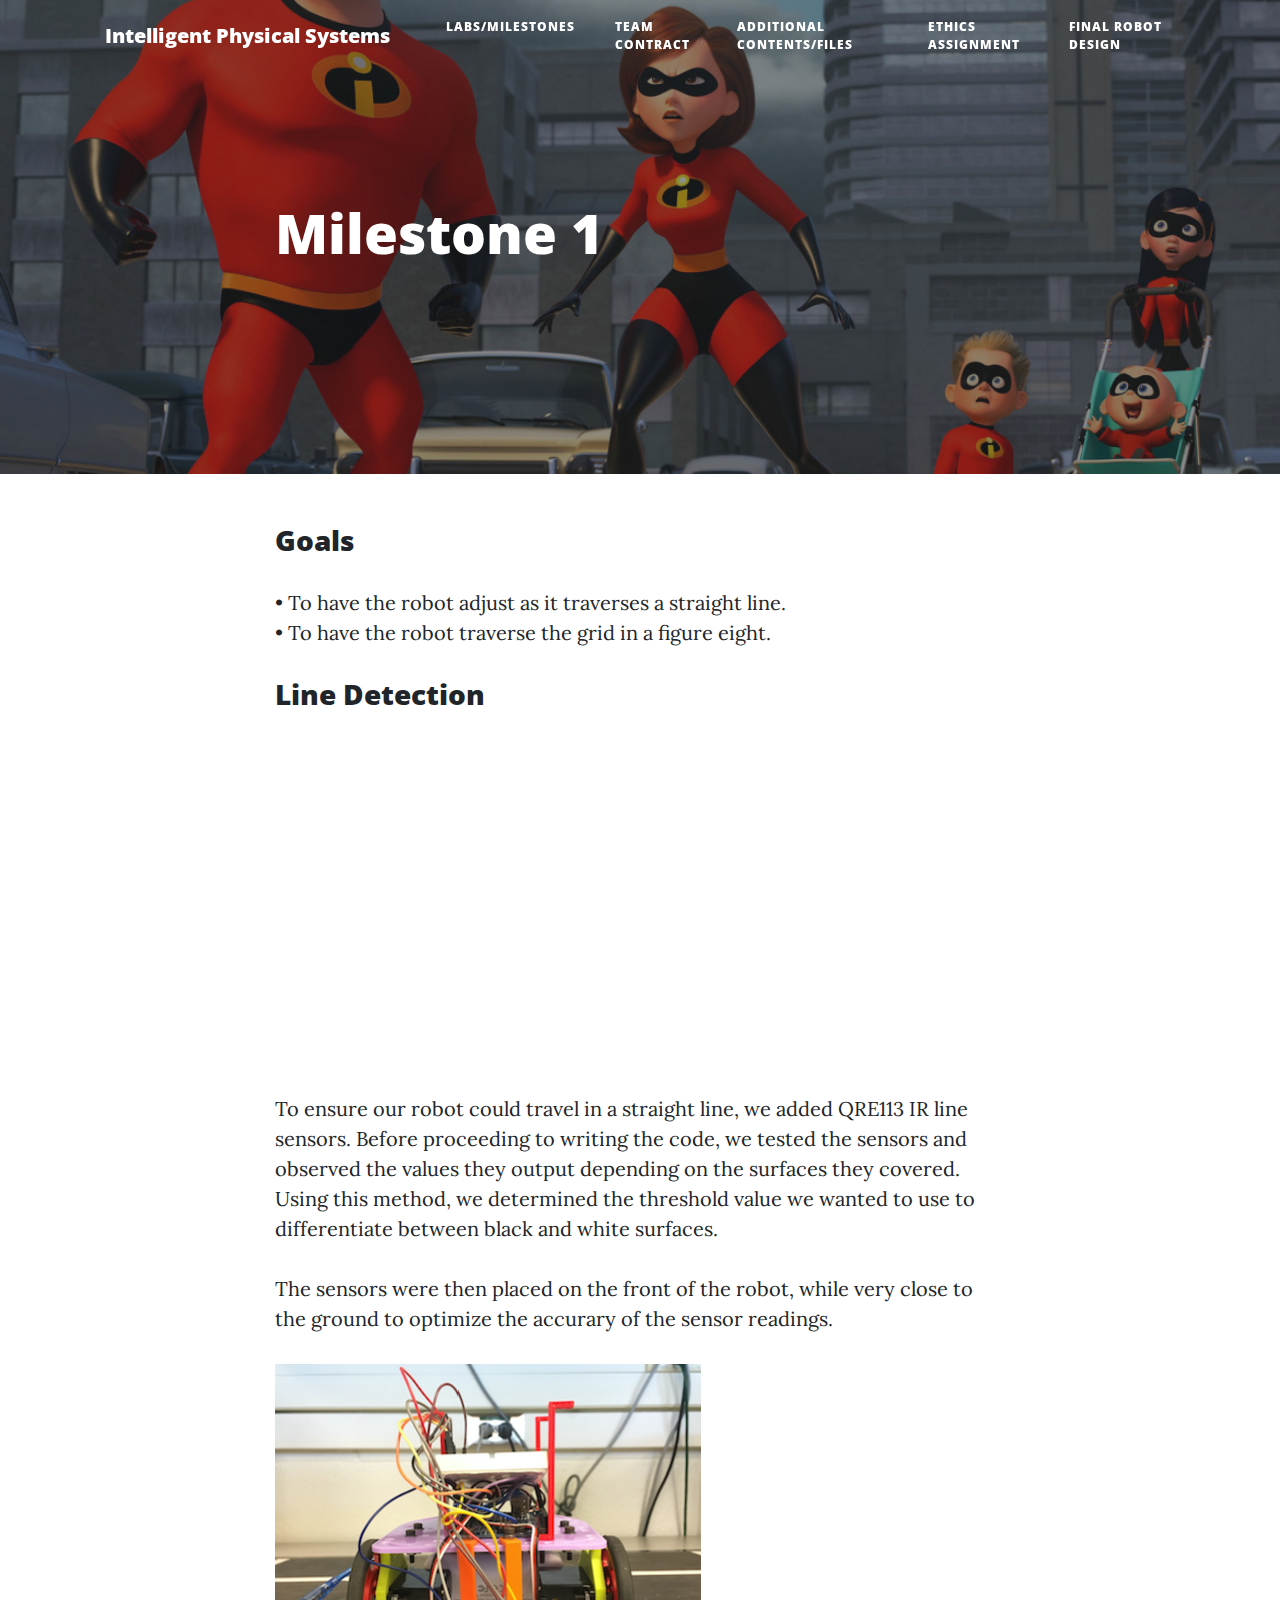
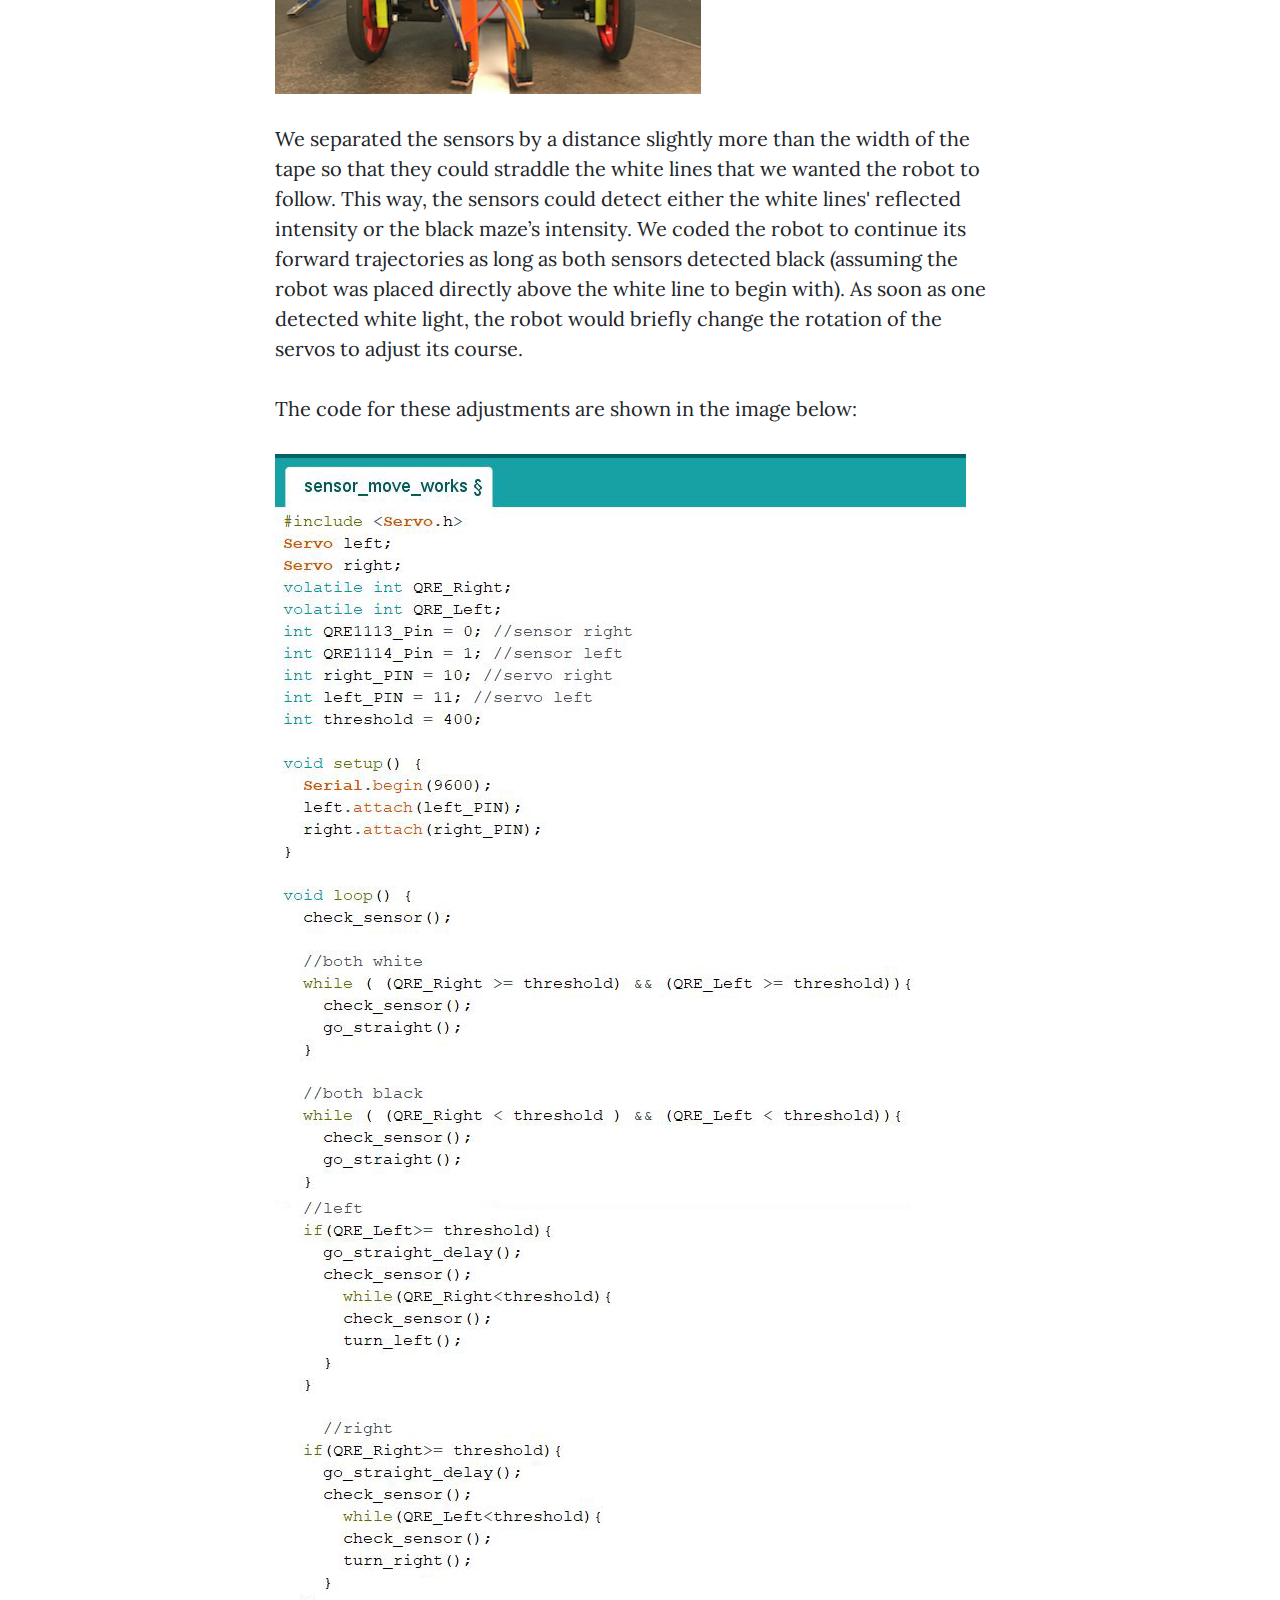
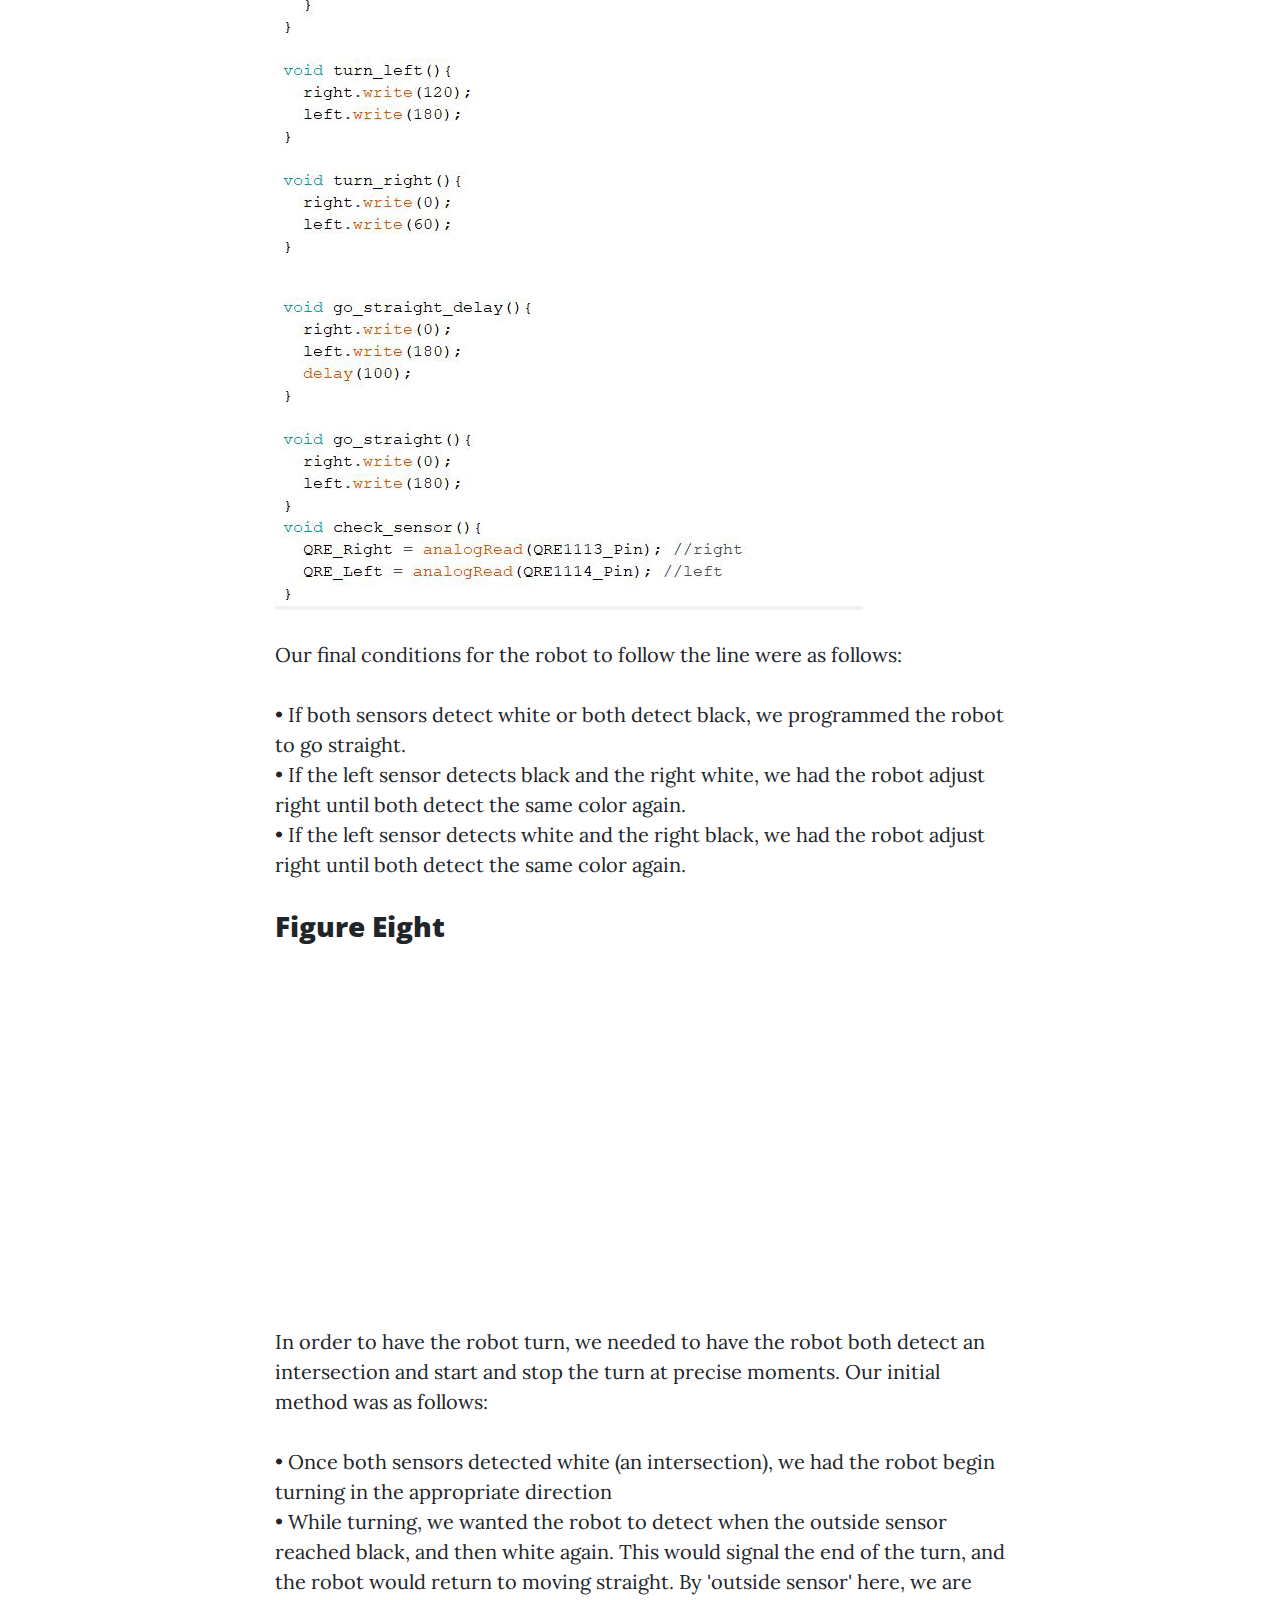
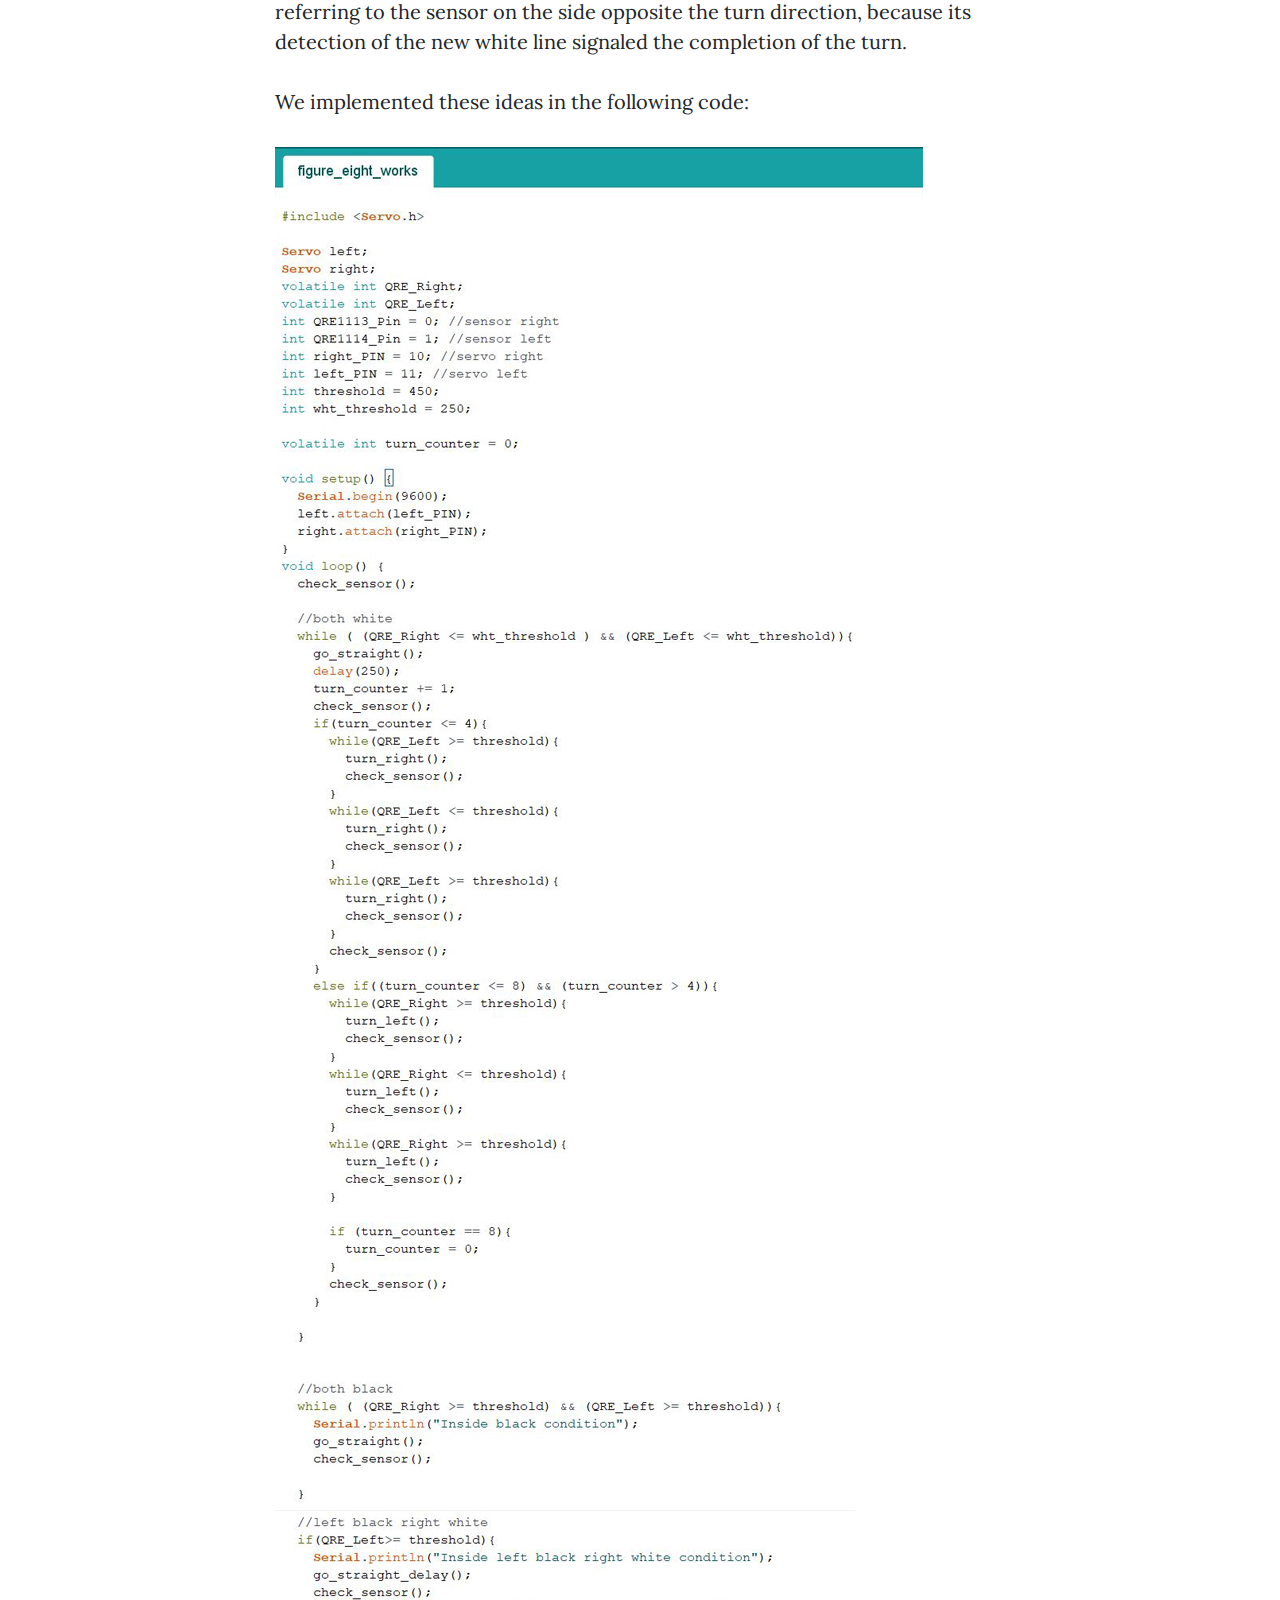
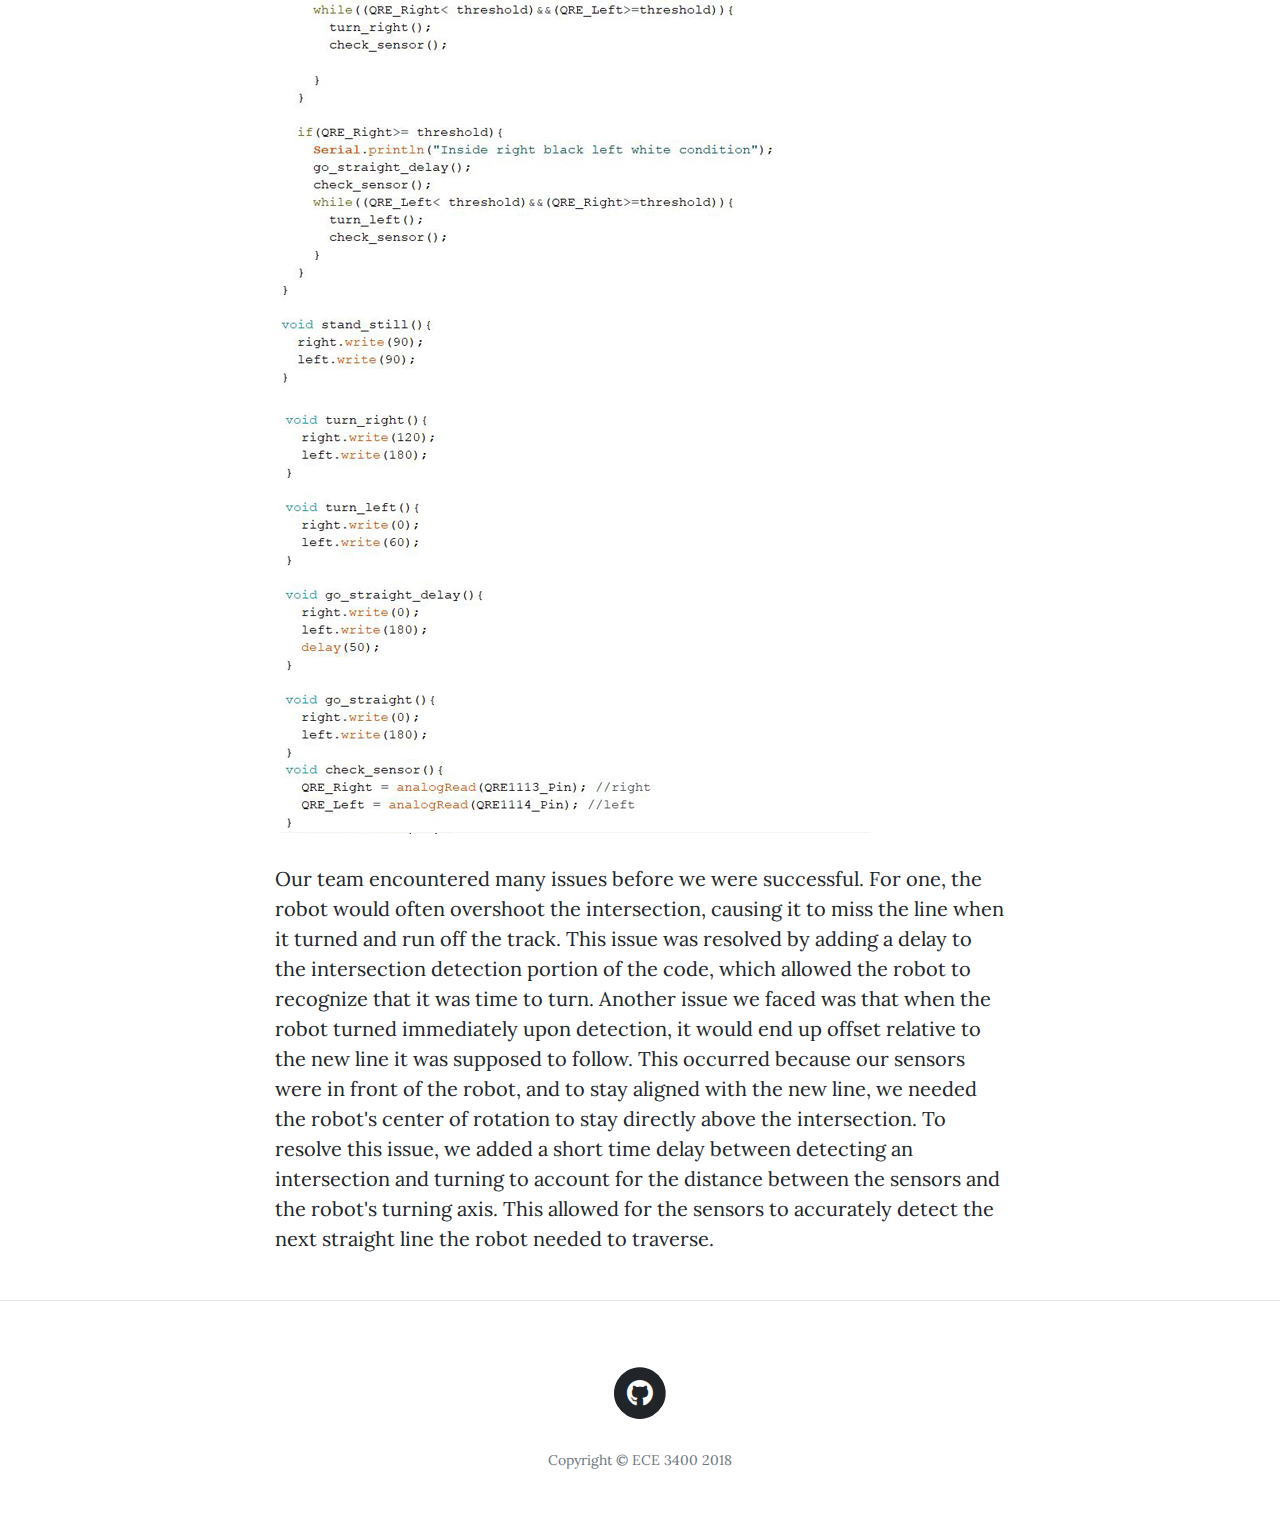
<file: milestone1.html>
<!DOCTYPE html>
<html lang="en">

  <head>

    <meta charset="utf-8">
    <meta name="viewport" content="width=device-width, initial-scale=1, shrink-to-fit=no">
    <meta name="description" content="">
    <meta name="author" content="">

    <title>Milestone 1</title>

    <!-- Bootstrap core CSS -->
    <link href="vendor/bootstrap/css/bootstrap.min.css" rel="stylesheet">

    <!-- Custom fonts for this template -->
    <link href="vendor/fontawesome-free/css/all.min.css" rel="stylesheet" type="text/css">
    <link href='https://fonts.googleapis.com/css?family=Lora:400,700,400italic,700italic' rel='stylesheet' type='text/css'>
    <link href='https://fonts.googleapis.com/css?family=Open+Sans:300italic,400italic,600italic,700italic,800italic,400,300,600,700,800' rel='stylesheet' type='text/css'>

    <!-- Custom styles for this template -->
    <link href="css/clean-blog.min.css" rel="stylesheet">

  </head>

  <body>

    <!-- Navigation -->
   <nav class="navbar navbar-expand-lg navbar-light fixed-top" id="mainNav">
      <div class="container">
        <a class="navbar-brand" href="index.html">Intelligent Physical Systems</a>
        <button class="navbar-toggler navbar-toggler-right" type="button" data-toggle="collapse" data-target="#navbarResponsive" aria-controls="navbarResponsive" aria-expanded="false" aria-label="Toggle navigation">
          Menu
          <i class="fas fa-bars"></i>
        </button>
        <div class="collapse navbar-collapse" id="navbarResponsive">
          <ul class="navbar-nav ml-auto">
            </li>
            <li class="nav-item">
              <a class="nav-link" href="post.html">Labs/Milestones</a>
            <li class="nav-item">
              <a class="nav-link" href="about.html">Team Contract</a>
            </li>
            </li>
	      <li class="nav-item">
              <a class="nav-link" href="files.html">Additional Contents/Files</a>  
          </li>  
          <li class="nav-item">
              <a class="nav-link" href="ethics.html">Ethics Assignment</a>  
          </li> 
	      <li class="nav-item">
              <a class="nav-link" href="documentation.html">Final Robot Design</a>  
          </li> 
          </ul>
        </div>
      </div>
    </nav>

    <!-- Page Header -->
    <header class="masthead" style="background-image: url('img/m1.jpg')">
      <div class="overlay"></div>
      <div class="container">
        <div class="row">
          <div class="col-lg-8 col-md-10 mx-auto">
            <div class="post-heading">
              <h1>Milestone 1</h1>
             <!-- <h2 class="subheading">Problems look mighty small from 150 miles up</h2>
              <span class="meta">Posted by
                <a href="#">Start Bootstrap</a>
                on August 24, 2018</span>-->
            </div>
          </div>
        </div>
      </div>
    </header>

    <!-- Post Content -->
    <article>
      <div class="container">
        <div class="row">
          <div class="col-lg-8 col-md-10 mx-auto">
            <h3> Goals</h3>
<p></p>
            &#8226; To have the robot adjust as it traverses a straight line. </br>
            &#8226; To have the robot traverse the grid in a figure eight. <p></p>

<h3> Line Detection </h3> <p></p>
<iframe width="560" height="315" src="https://www.youtube.com/embed/d6kF6FJvlLk" frameborder="0" allow="autoplay; encrypted-media" allowfullscreen></iframe>
<p> To ensure our robot could travel in a straight line, we added QRE113 IR line sensors. Before proceeding to writing the code, we tested the sensors and observed the values they output depending on the surfaces they covered. Using this method, we determined the threshold value we wanted to use to differentiate between black and white surfaces.</p>
        <p> The sensors were then placed on the front of the robot, while very close to the ground to optimize the accurary of the sensor readings. </p>
        <img src = "img/IMG_2678.jpg" alt="hi" class="inline">  
        <p> We separated the sensors by a distance slightly more than the width of the tape so that they could straddle the white lines that we wanted the robot to follow. This way, the sensors could detect either the white lines' reflected intensity or the black maze’s intensity. We coded the robot to continue its forward trajectories as long as both sensors detected black (assuming the robot was placed directly above the white line to begin with). As soon as one detected white light, the robot would briefly change the rotation of the servos to adjust its course.</p>
<p> The code for these adjustments are shown in the image below: </p>
<img src = "img/sensor_moves_works.jpg" alt="hi" class="inline">
        
<p> Our final conditions for the robot to follow the line were as follows:</p>
     &#8226; If both sensors detect white or both detect black, we programmed the robot to go straight. </br>
        &#8226; If the left sensor detects black and the right white, we had the robot adjust right until both detect the same color again.</br>
        &#8226; If the left sensor detects white and the right black, we had the robot adjust right until both detect the same color again.<p></p>

   
<h3> Figure Eight </h3> <p></p>
<iframe width="560" height="315" src="https://www.youtube.com/embed/G1xp0DfKNp4" frameborder="0" allow="autoplay; encrypted-media" allowfullscreen></iframe>
<p> In order to have the robot turn, we needed to have the robot both detect an intersection and start and stop the turn at precise moments. Our initial method was as follows:</p>
        
        &#8226; Once both sensors detected white (an intersection), we had the robot begin turning in the appropriate direction </br>
        &#8226; While turning, we wanted the robot to detect when the outside sensor reached black, and then white again. This would signal the end of the turn, and the robot would return to moving straight. By 'outside sensor' here, we are referring to the sensor on the side opposite the turn direction, because its detection of the new white line signaled the completion of the turn. <p></p>
        <p> We implemented these ideas in the following code:</p>
        <img src = "img/figure_eight_works.jpg" alt="hi" class="inline">                                                                    
                                                                                 
        <p>Our team encountered many issues before we were successful. For one, the robot would often overshoot the intersection, causing it to miss the line when it turned and run off the track. This issue was resolved by adding a delay to the intersection detection portion of the code, which allowed the robot to recognize that it was time to turn. Another issue we faced was that when the robot turned immediately upon detection, it would end up offset relative to the new line it was supposed to follow. This occurred because our sensors were in front of the robot, and to stay aligned with the new line, we needed the robot's center of rotation to stay directly above the intersection. To resolve this issue, we added a short time delay between detecting an intersection and turning to account for the distance between the sensors and the robot's turning axis. This allowed for the sensors to accurately detect the next straight line the robot needed to traverse. </p>
            
          </div>
        </div>
      </div>
    </article>

    <hr>

    <!-- Footer -->
    <footer>
      <div class="container">
        <div class="row">
          <div class="col-lg-8 col-md-10 mx-auto">
            <ul class="list-inline text-center">
                <li class="list-inline-item">
                <a href="https://github.com/sanskritijoshi1441/ECE3400">
                  <span class="fa-stack fa-lg">
                    <i class="fas fa-circle fa-stack-2x"></i>
                    <i class="fab fa-github fa-stack-1x fa-inverse"></i>
                  </span>
                </a>
              </li>
            </ul>
            <p class="copyright text-muted">Copyright &copy; ECE 3400 2018</p>
          </div>
        </div>
      </div>
    </footer>

    <!-- Bootstrap core JavaScript -->
    <script src="vendor/jquery/jquery.min.js"></script>
    <script src="vendor/bootstrap/js/bootstrap.bundle.min.js"></script>

    <!-- Custom scripts for this template -->
    <script src="js/clean-blog.min.js"></script>

  </body>

</html>
</file>
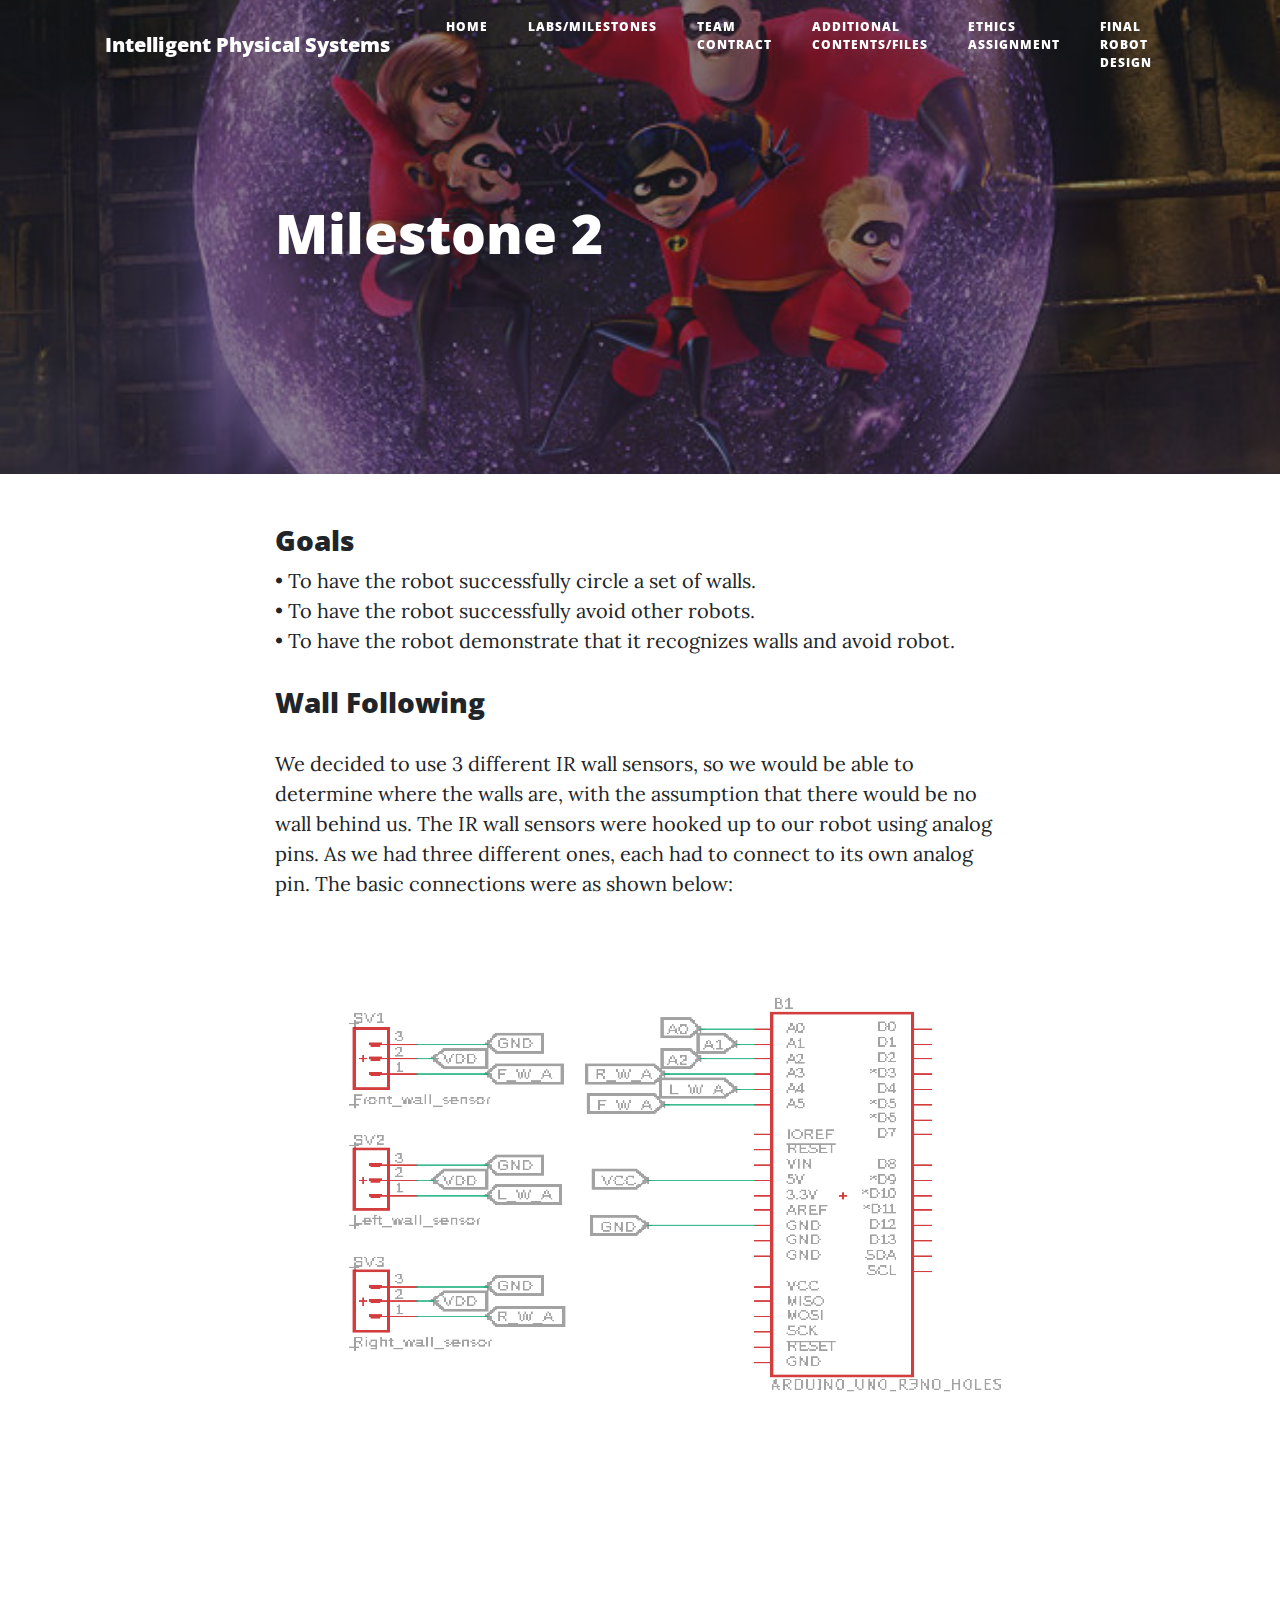
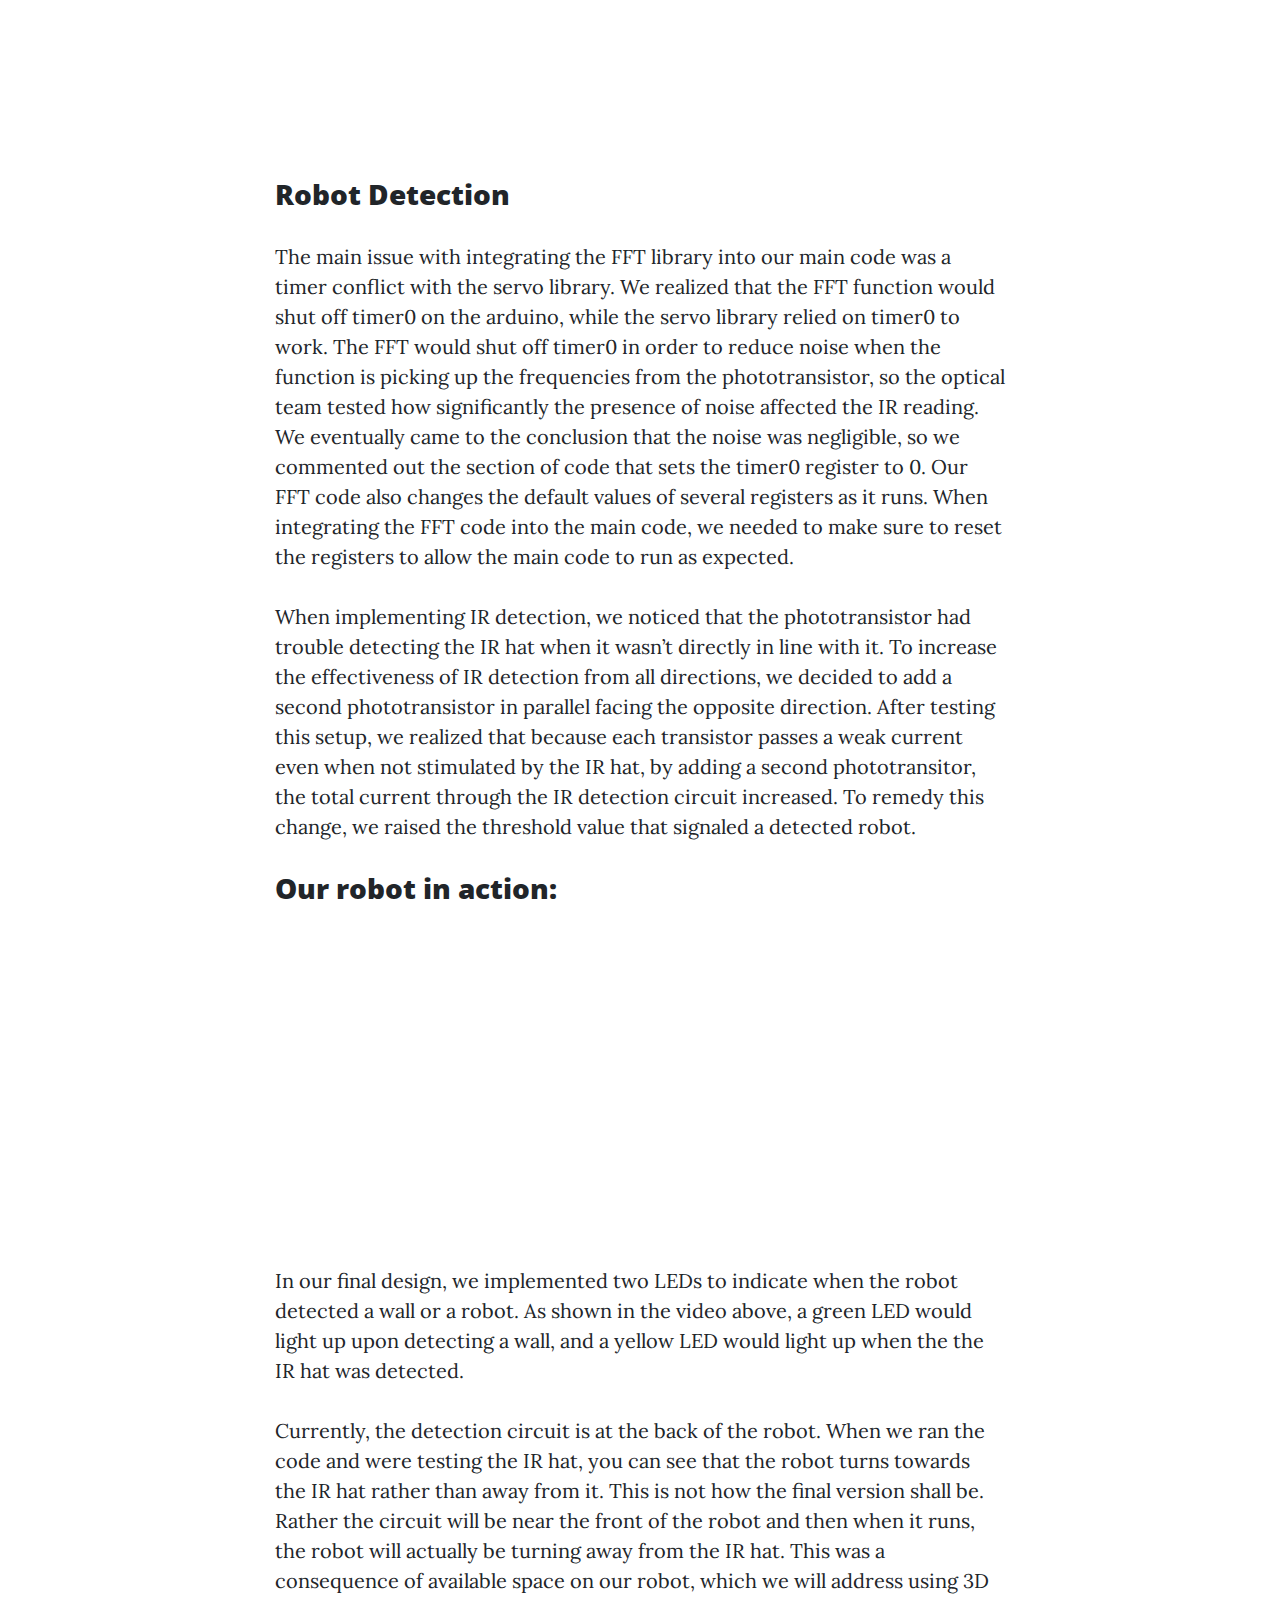
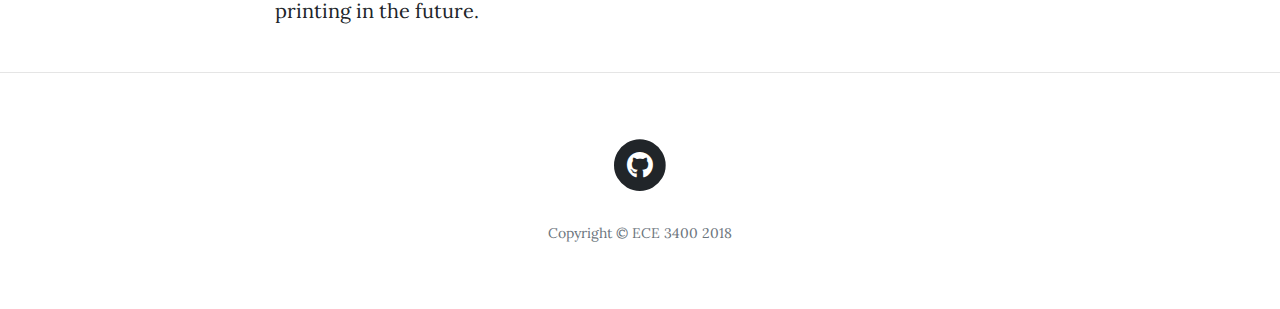
<file: milestone2.html>
<!DOCTYPE html>
<html lang="en">

  <head>

    <meta charset="utf-8">
    <meta name="viewport" content="width=device-width, initial-scale=1, shrink-to-fit=no">
    <meta name="description" content="">
    <meta name="author" content="">

    <title>Milestone 2</title>

    <!-- Bootstrap core CSS -->
    <link href="vendor/bootstrap/css/bootstrap.min.css" rel="stylesheet">

    <!-- Custom fonts for this template -->
    <link href="vendor/fontawesome-free/css/all.min.css" rel="stylesheet" type="text/css">
    <link href='https://fonts.googleapis.com/css?family=Lora:400,700,400italic,700italic' rel='stylesheet' type='text/css'>
    <link href='https://fonts.googleapis.com/css?family=Open+Sans:300italic,400italic,600italic,700italic,800italic,400,300,600,700,800' rel='stylesheet' type='text/css'>

    <!-- Custom styles for this template -->
    <link href="css/clean-blog.min.css" rel="stylesheet">

  </head>

  <body>

    <!-- Navigation -->
   <nav class="navbar navbar-expand-lg navbar-light fixed-top" id="mainNav">
      <div class="container">
        <a class="navbar-brand" href="index.html">Intelligent Physical Systems</a>
        <button class="navbar-toggler navbar-toggler-right" type="button" data-toggle="collapse" data-target="#navbarResponsive" aria-controls="navbarResponsive" aria-expanded="false" aria-label="Toggle navigation">
          Menu
          <i class="fas fa-bars"></i>
        </button>
        <div class="collapse navbar-collapse" id="navbarResponsive">
          <ul class="navbar-nav ml-auto">
            <li class="nav-item">
              <a class="nav-link" href="index.html">Home</a>
            </li>
            <li class="nav-item">
              <a class="nav-link" href="post.html">Labs/Milestones</a>
            <li class="nav-item">
              <a class="nav-link" href="about.html">Team Contract</a>
            </li>
            </li>
	      <li class="nav-item">
              <a class="nav-link" href="files.html">Additional Contents/Files</a>  
          </li>  
          <li class="nav-item">
              <a class="nav-link" href="ethics.html">Ethics Assignment</a>  
          </li> 
		<li class="nav-item">
              <a class="nav-link" href="documentation.html">Final Robot Design</a>  
          </li> 
          </ul>
        </div>
      </div>
    </nav>

    <!-- Page Header -->
    <header class="masthead" style="background-image: url('img/m2.jpg')">
      <div class="overlay"></div>
      <div class="container">
        <div class="row">
          <div class="col-lg-8 col-md-10 mx-auto">
            <div class="post-heading">
              <h1>Milestone 2</h1>
             <!-- <h2 class="subheading">Problems look mighty small from 150 miles up</h2>
              <span class="meta">Posted by
                <a href="#">Start Bootstrap</a>
                on August 24, 2018</span>-->
            </div>
          </div>
        </div>
      </div>
    </header>

    <!-- Post Content -->
    <article>
      <div class="container">
        <div class="row">
          <div class="col-lg-8 col-md-10 mx-auto">
            <h3> Goals</h3>
            &#8226; To have the robot successfully circle a set of walls. </br >
            &#8226; To have the robot successfully avoid other robots. <br/ >
            &#8226; To have the robot demonstrate that it recognizes walls and avoid robot.
      <p></p>

            <h3> Wall Following </h3>
            <p> We decided to use 3 different IR wall sensors, 
              so we would be able to determine where the walls are, with the assumption that there would be no wall 
              behind us. The IR wall sensors were hooked up to our robot using analog pins. 
              As we had three different ones, each had to connect to its own analog pin. The basic connections were as shown below: </p>
          <img src = "LabImages/Milestone2/schematic.PNG" alt="osc" class="inline", width="797", height="496">
            <iframe width="560" height="315" src="https://www.youtube.com/embed/VzaNOPeOXvg" frameborder="0" allow="autoplay; encrypted-media" allowfullscreen></iframe> <p></p>
            
            <h3> Robot Detection </h3>
            <p>The main issue with integrating the FFT library into our main code was a timer conflict with the servo library. We realized that the FFT function would shut off timer0 on the arduino, while the servo library relied on timer0 to work. The FFT would shut off timer0 in order to reduce noise when the function is picking up the frequencies from the phototransistor, so the optical team tested how significantly the presence of noise affected the IR reading. We eventually came to the conclusion that the noise was negligible, so we commented out the section of code that sets the timer0 register to 0. Our FFT code also changes the default values of several registers as it runs. When integrating the FFT code into the main code, we needed to make sure to reset the registers to allow the main code to run as expected. </p> 
            <p>When implementing IR detection, we noticed that the phototransistor had trouble detecting the IR hat when it wasn’t directly in line with it. To increase the effectiveness of IR detection from all directions, we decided to add a second phototransistor in parallel facing the opposite direction. After testing this setup, we realized that because each transistor passes a weak current even when not stimulated by the IR hat, by adding a second phototransitor, the total current through the IR detection circuit increased. To remedy this change, we raised the threshold value that signaled a detected robot.</p>
            <h3> Our robot in action: </h3>
            <iframe width="560" height="315" src="https://www.youtube.com/embed/FTlcZGmxoww" frameborder="0" allow="autoplay; encrypted-media" allowfullscreen></iframe>
            <p>In our final design, we implemented two LEDs to indicate when the robot detected a wall or a robot. As shown in the video above, a green LED would light up upon detecting a wall, and a yellow LED would light up when the the IR hat was detected. </p>
            <p> Currently, the detection circuit is at the back of the robot. When we ran the code and were testing the IR
              hat, you can see that the robot turns towards the IR hat rather than away from it. This is not how the final version shall be.
              Rather the circuit will be near the front of the robot and then when it runs, the robot will actually be turning away from the
              IR hat. This was a consequence of available space on our robot, which we will address using 3D printing in the future.</p>
          </div>
        </div>
      </div>
    </article>

    <hr>

    <!-- Footer -->
    <footer>
      <div class="container">
        <div class="row">
          <div class="col-lg-8 col-md-10 mx-auto">
            <ul class="list-inline text-center">
                <li class="list-inline-item">
                <a href="https://github.com/sanskritijoshi1441/ECE3400">
                  <span class="fa-stack fa-lg">
                    <i class="fas fa-circle fa-stack-2x"></i>
                    <i class="fab fa-github fa-stack-1x fa-inverse"></i>
                  </span>
                </a>
              </li>
            </ul>
            <p class="copyright text-muted">Copyright &copy; ECE 3400 2018</p>
          </div>
        </div>
      </div>
    </footer>

    <!-- Bootstrap core JavaScript -->
    <script src="vendor/jquery/jquery.min.js"></script>
    <script src="vendor/bootstrap/js/bootstrap.bundle.min.js"></script>

    <!-- Custom scripts for this template -->
    <script src="js/clean-blog.min.js"></script>

  </body>

</html>
</file>
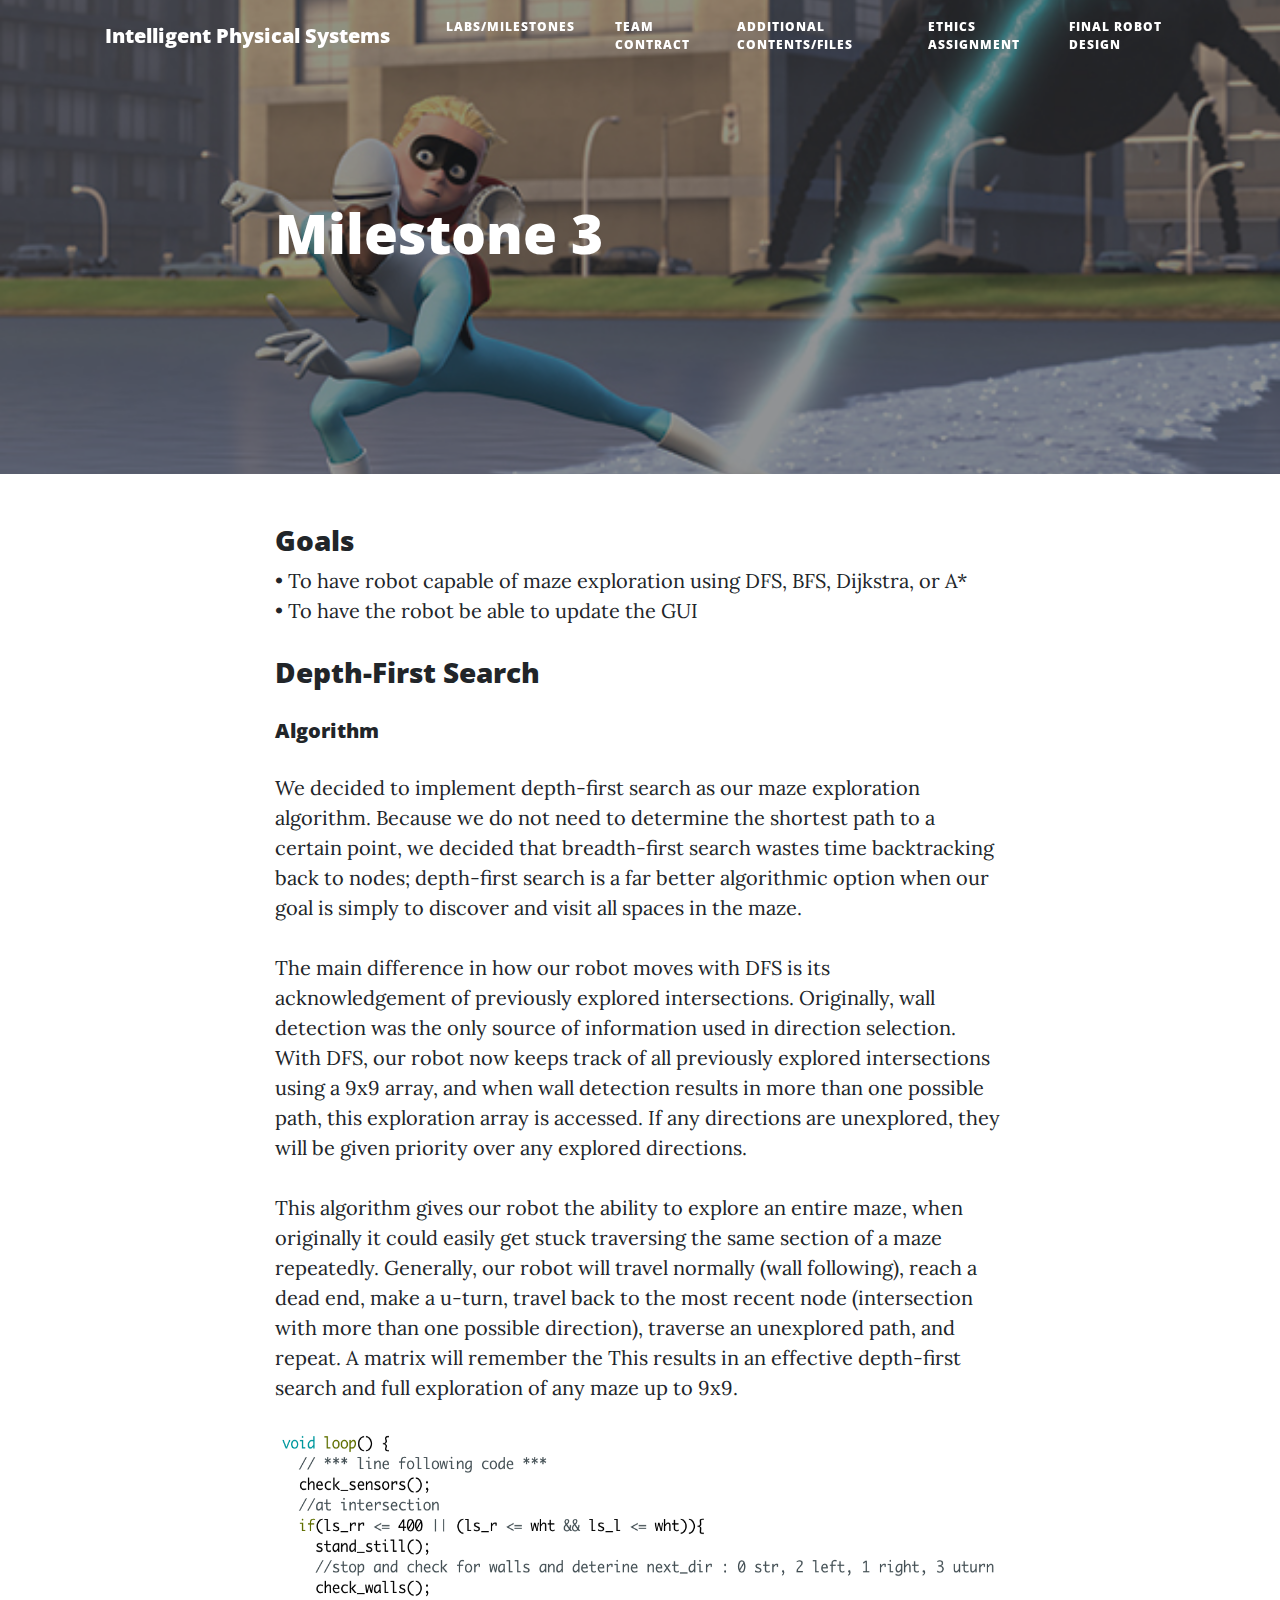
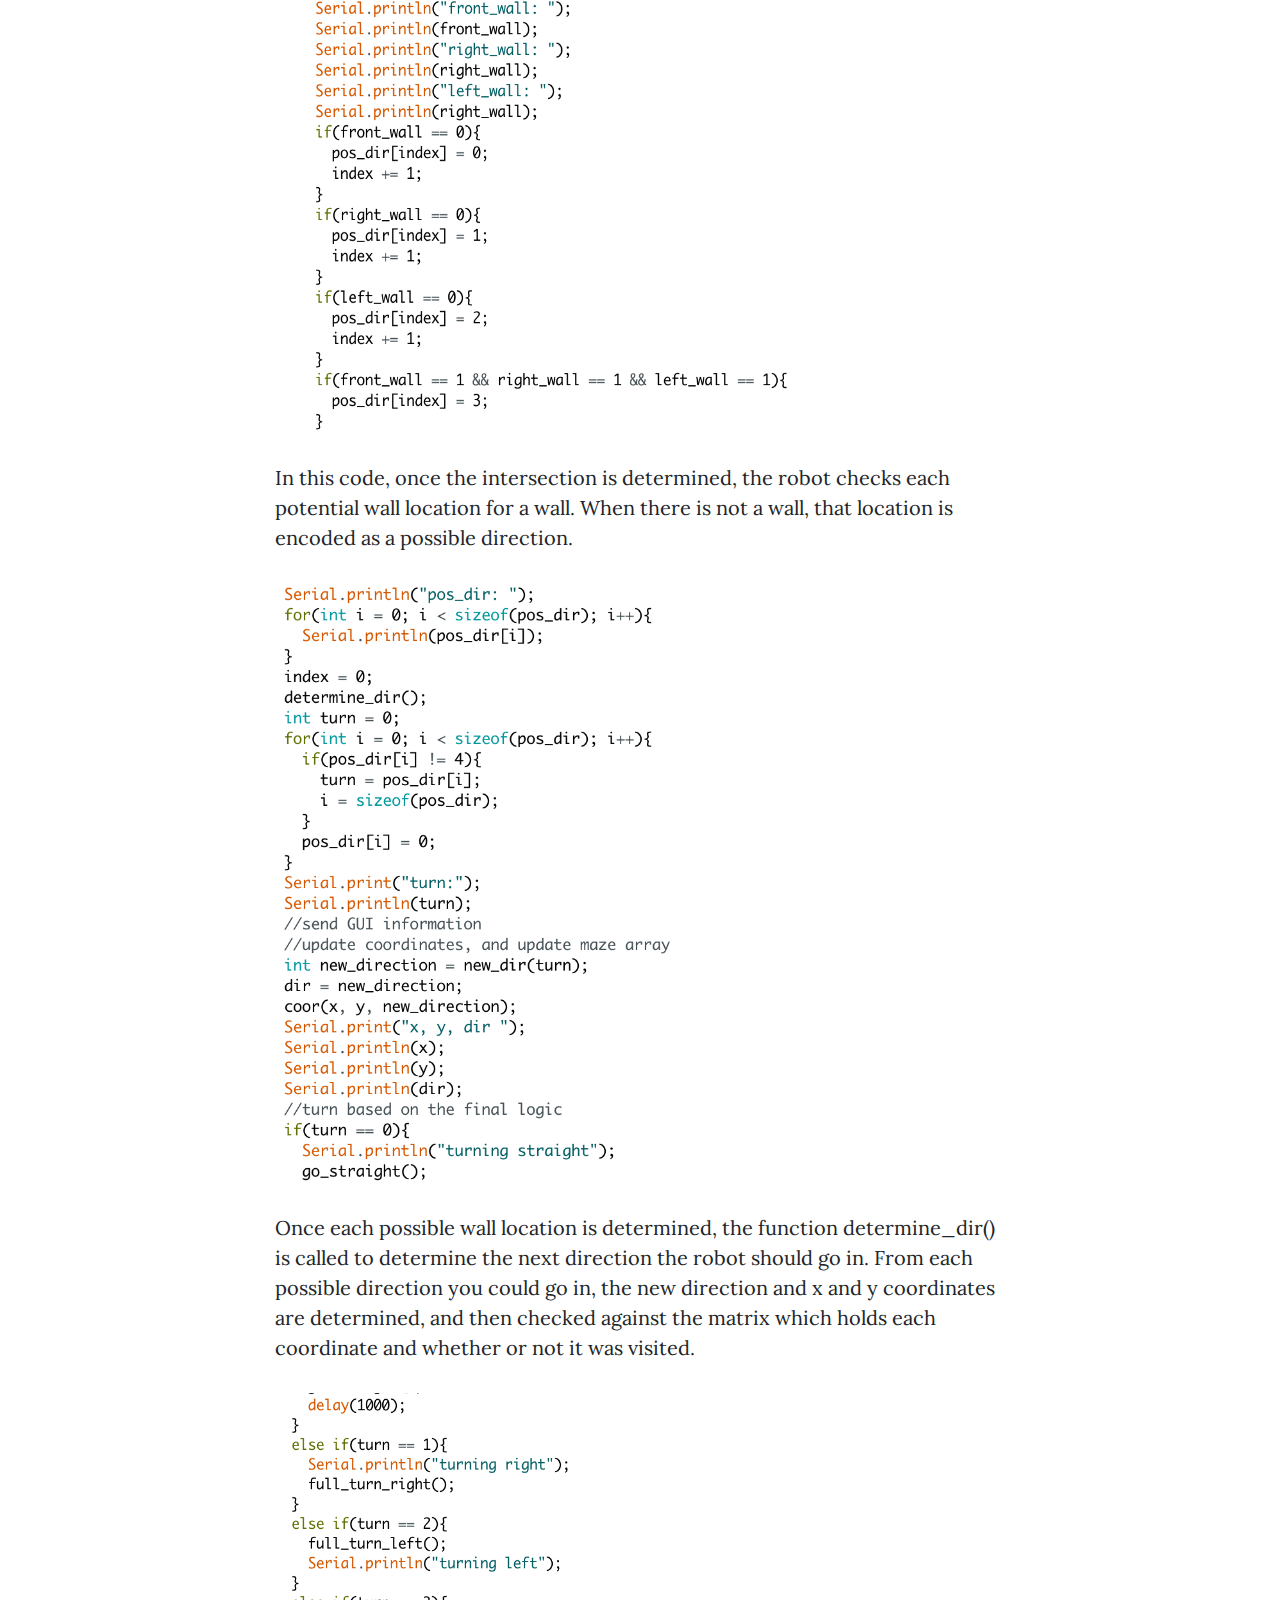
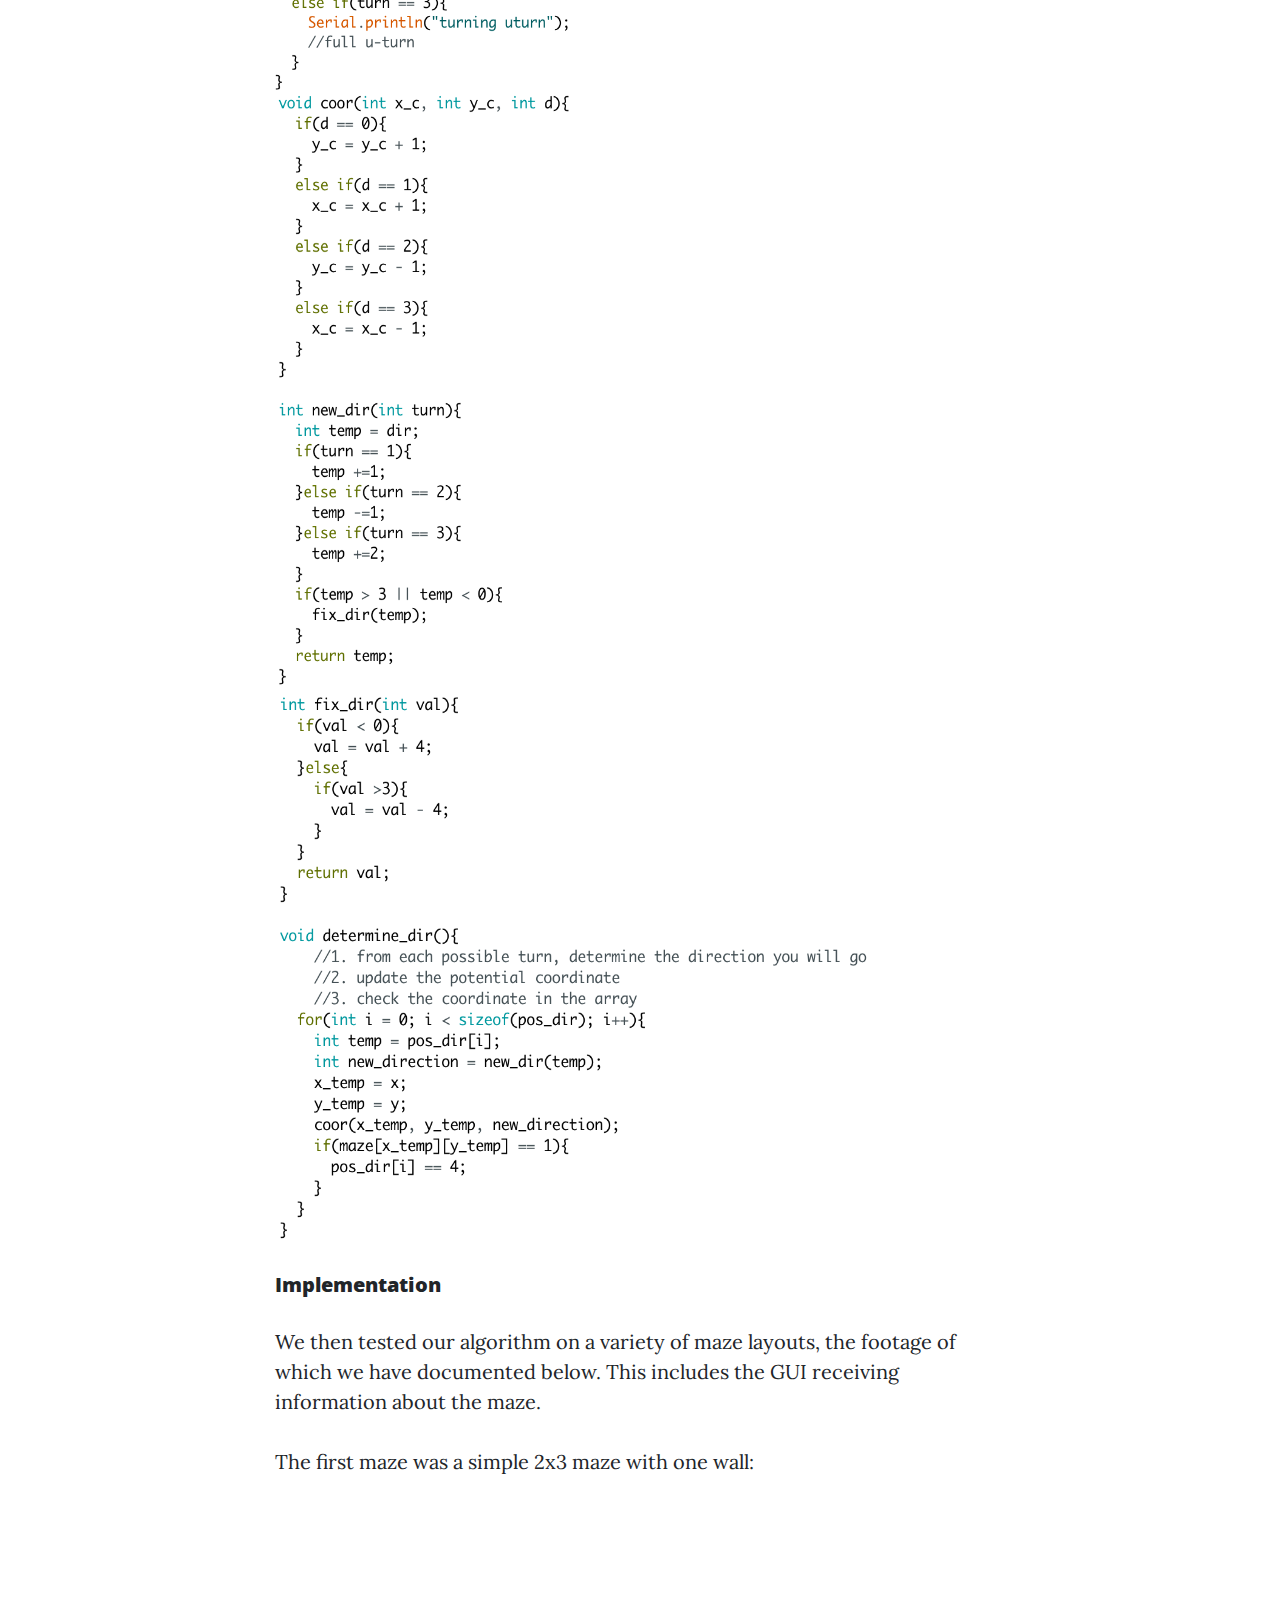
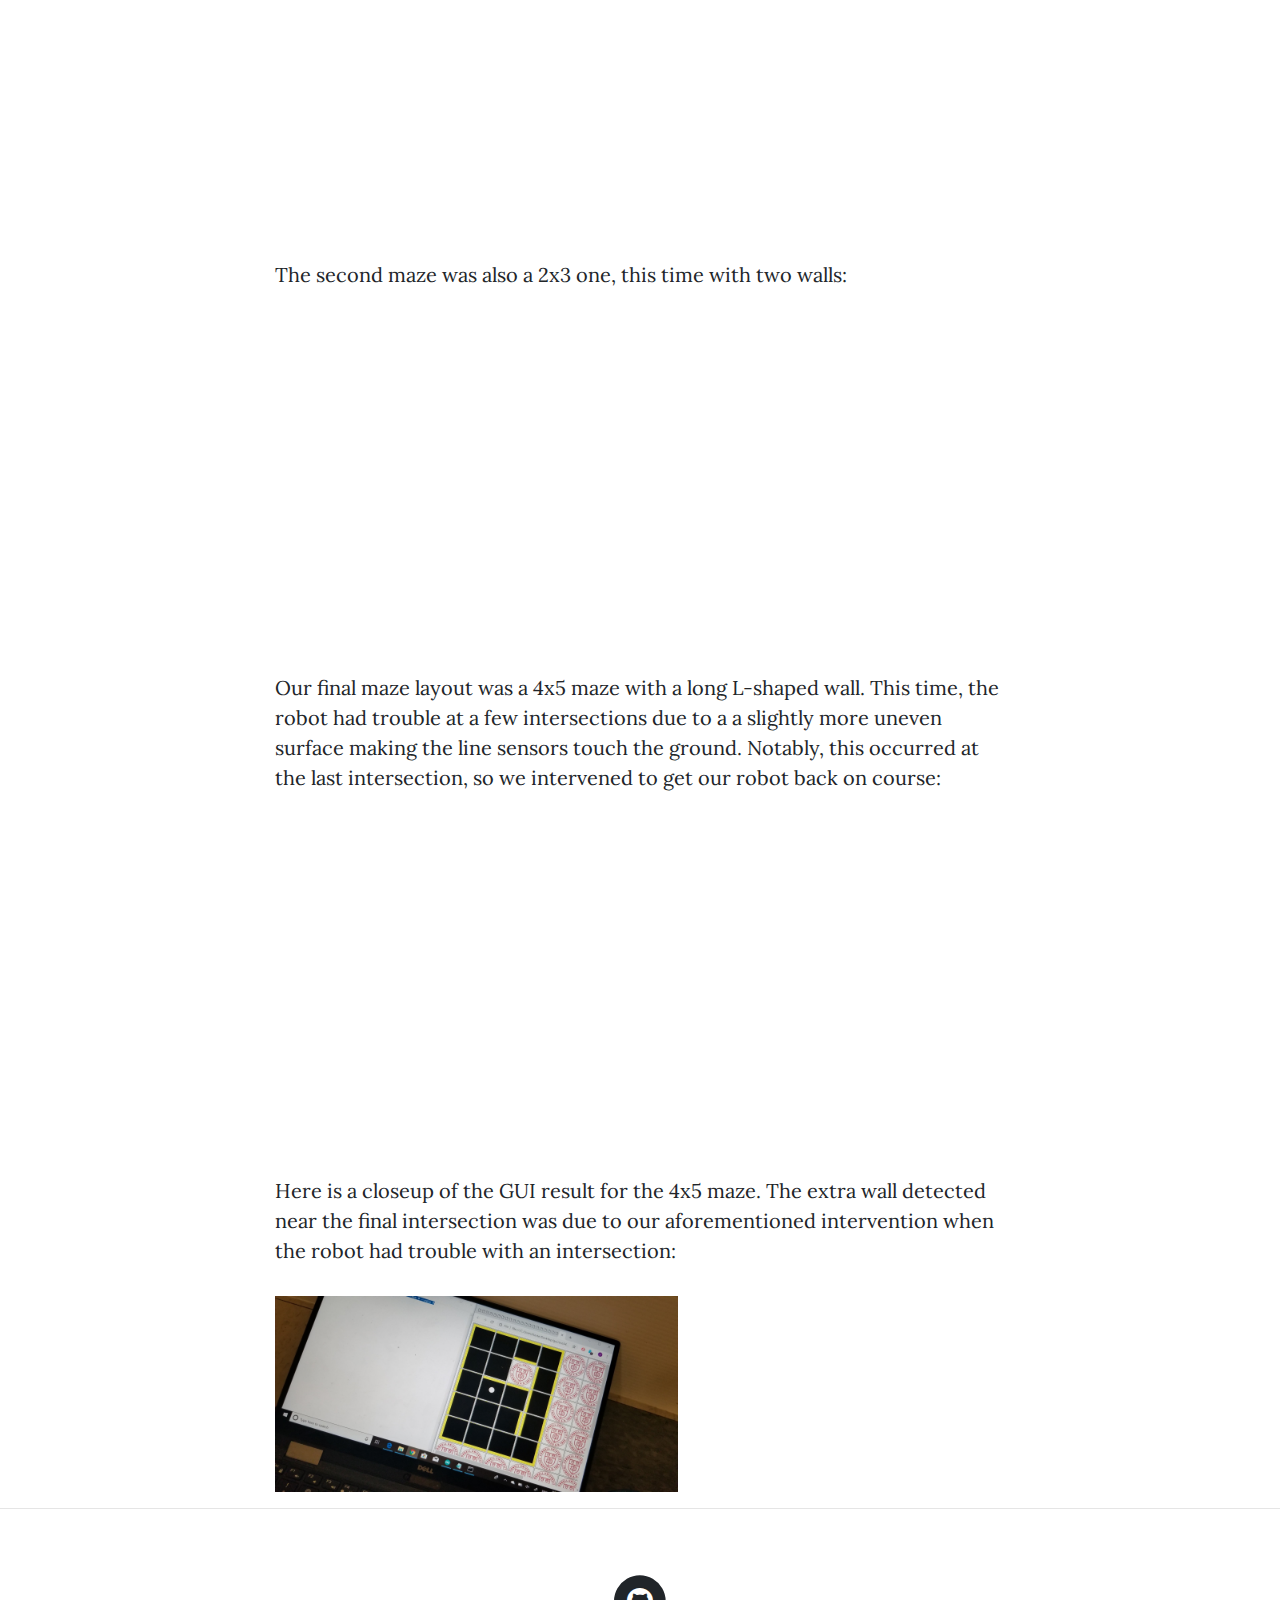
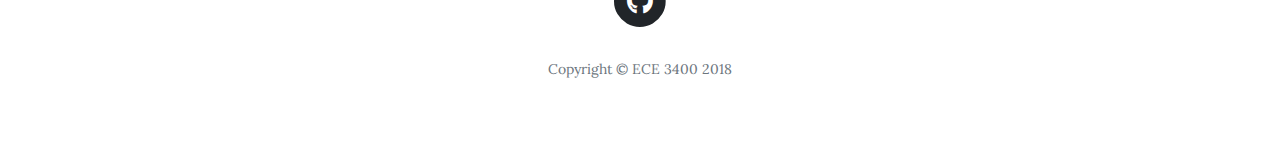
<file: milestone3.html>
<!DOCTYPE html>
<html lang="en">

  <head>

    <meta charset="utf-8">
    <meta name="viewport" content="width=device-width, initial-scale=1, shrink-to-fit=no">
    <meta name="description" content="">
    <meta name="author" content="">

    <title>Milestone 3</title>

    <!-- Bootstrap core CSS -->
    <link href="vendor/bootstrap/css/bootstrap.min.css" rel="stylesheet">

    <!-- Custom fonts for this template -->
    <link href="vendor/fontawesome-free/css/all.min.css" rel="stylesheet" type="text/css">
    <link href='https://fonts.googleapis.com/css?family=Lora:400,700,400italic,700italic' rel='stylesheet' type='text/css'>
    <link href='https://fonts.googleapis.com/css?family=Open+Sans:300italic,400italic,600italic,700italic,800italic,400,300,600,700,800' rel='stylesheet' type='text/css'>

    <!-- Custom styles for this template -->
    <link href="css/clean-blog.min.css" rel="stylesheet">

  </head>

  <body>

    <!-- Navigation -->
   <nav class="navbar navbar-expand-lg navbar-light fixed-top" id="mainNav">
      <div class="container">
        <a class="navbar-brand" href="index.html">Intelligent Physical Systems</a>
        <button class="navbar-toggler navbar-toggler-right" type="button" data-toggle="collapse" data-target="#navbarResponsive" aria-controls="navbarResponsive" aria-expanded="false" aria-label="Toggle navigation">
          Menu
          <i class="fas fa-bars"></i>
        </button>
        <div class="collapse navbar-collapse" id="navbarResponsive">
          <ul class="navbar-nav ml-auto">
             </li>
            <li class="nav-item">
              <a class="nav-link" href="post.html">Labs/Milestones</a>
            <li class="nav-item">
              <a class="nav-link" href="about.html">Team Contract</a>
            </li>
            </li>
	      <li class="nav-item">
              <a class="nav-link" href="files.html">Additional Contents/Files</a>  
          </li>  
          <li class="nav-item">
              <a class="nav-link" href="ethics.html">Ethics Assignment</a>  
          </li> 
	      <li class="nav-item">
              <a class="nav-link" href="documentation.html">Final Robot Design</a>  
          </li> 
          </ul>
        </div>
      </div>
    </nav>

    <!-- Page Header -->
    <header class="masthead" style="background-image: url('img/Milestone3.jpg')">
      <div class="overlay"></div>
      <div class="container">
        <div class="row">
          <div class="col-lg-8 col-md-10 mx-auto">
            <div class="post-heading">
              <h1>Milestone 3</h1>
             <!-- <h2 class="subheading">Problems look mighty small from 150 miles up</h2>
              <span class="meta">Posted by
                <a href="#">Start Bootstrap</a>
                on August 24, 2018</span>-->
            </div>
          </div>
        </div>
      </div>
    </header>

    <!-- Post Content -->
    <article>
      <div class="container">
        <div class="row">
          <div class="col-lg-8 col-md-10 mx-auto">
            <h3> Goals</h3>
            &#8226; To have robot capable of maze exploration using DFS, BFS, Dijkstra, or A* </br >
            &#8226; To have the robot be able to update the GUI <br/ >
      <p></p>
          
		<h3> Depth-First Search </h3> <p></p>
		<h5> Algorithm </h5>
	
          <p> We decided to implement depth-first search as our maze exploration algorithm. 
              Because we do not need to determine the shortest path to a certain point, we decided that 
              breadth-first search wastes time backtracking back to nodes; depth-first search is a far 
              better algorithmic option when our goal is simply to discover and visit all spaces in the maze. </p>
          <p></p>
          <p> The main difference in how our robot moves with DFS is its acknowledgement of previously
            explored intersections. Originally, wall detection was the only source of information used
            in direction selection. With DFS, our robot now keeps track of all previously explored intersections
            using a 9x9 array, and when wall detection results in more than one possible path, this exploration
            array is accessed. If any directions are unexplored, they will be given priority over any explored directions. </p>
          <p></p>
          <p> This algorithm gives our robot the ability to explore an entire maze, when originally it could easily
            get stuck traversing the same section of a maze repeatedly. Generally, our robot will travel normally 
            (wall following), reach a dead end, make a u-turn, travel back to the most recent node (intersection with 
            more than one possible direction), traverse an unexplored path, and repeat. A matrix will remember the This results in an effective 
            depth-first search and full exploration of any maze up to 9x9. </p>
          </p>
        <img src = "img/m3_1.png" alt="hi" class="inline", width="725", height="600">
        <p>In this code, once the intersection is determined, the robot checks each 
          potential wall location for a wall. When there is not a wall, that location is encoded 
          as a possible direction. </p>
        <img src = "img/m3_2.png" alt="hi" class="inline", width="400", height="600">
        <p>Once each possible wall location is determined, the function determine_dir()
          is called to determine the next direction the robot should go in. From each possible direction
          you could go in, the new direction and x and y coordinates are determined, and then checked against the
          matrix which holds each coordinate and whether or not it was visited. </p>
        <img src = "img/m3_3.png" alt="hi" class="inline", width="300", height="300"> </br >
        <img src = "img/m3_4.png" alt="hi" class="inline", width="300", height="600">
	    <img src = "img/m3_5.png" alt="hi" class="inline", width="600", height="550"> <p></p>
	
	    <h5> Implementation </h5>  
	<p> We then tested our algorithm on a variety of maze layouts, the footage of which we have documented below. 
		This includes the GUI receiving information about the maze. </p>
	<p> The first maze was a simple 2x3 maze with one wall: </p>
	<iframe width="560" height="315" src="https://www.youtube.com/embed/I58dBR9ssuY" frameborder="0" allow="accelerometer; autoplay; encrypted-media; gyroscope; picture-in-picture" allowfullscreen></iframe>
	<p> The second maze was also a 2x3 one, this time with two walls: </p>
	<iframe width="560" height="315" src="https://www.youtube.com/embed/GUGlMWIikpU" frameborder="0" allow="accelerometer; autoplay; encrypted-media; gyroscope; picture-in-picture" allowfullscreen></iframe>
	<p> Our final maze layout was a 4x5 maze with a long L-shaped wall. This time, the robot had trouble at a few intersections due to a 
	a slightly more uneven surface making the line sensors touch the ground. Notably, this occurred at the last intersection, so we intervened to get our robot back on course: </p>
	<iframe width="560" height="315" src="https://www.youtube.com/embed/pA0NmnICADs" frameborder="0" allow="accelerometer; autoplay; encrypted-media; gyroscope; picture-in-picture" allowfullscreen></iframe>
	<p> Here is a closeup of the GUI result for the 4x5 maze. The extra wall detected near the final intersection was due to our aforementioned intervention when the robot had trouble with an intersection: </p>
	<img src = "img/GUI.jpg" alt="hi" class="inline", width="403", height="196">

        </div>
        </div>
      </div>
    </article>

    <hr>

    <!-- Footer -->
    <footer>
      <div class="container">
        <div class="row">
          <div class="col-lg-8 col-md-10 mx-auto">
            <ul class="list-inline text-center">
                <li class="list-inline-item">
                <a href="https://github.com/sanskritijoshi1441/ECE3400">
                  <span class="fa-stack fa-lg">
                    <i class="fas fa-circle fa-stack-2x"></i>
                    <i class="fab fa-github fa-stack-1x fa-inverse"></i>
                  </span>
                </a>
              </li>
            </ul>
            <p class="copyright text-muted">Copyright &copy; ECE 3400 2018</p>
          </div>
        </div>
      </div>
    </footer>

    <!-- Bootstrap core JavaScript -->
    <script src="vendor/jquery/jquery.min.js"></script>
    <script src="vendor/bootstrap/js/bootstrap.bundle.min.js"></script>

    <!-- Custom scripts for this template -->
    <script src="js/clean-blog.min.js"></script>

  </body>

</html>
</file>
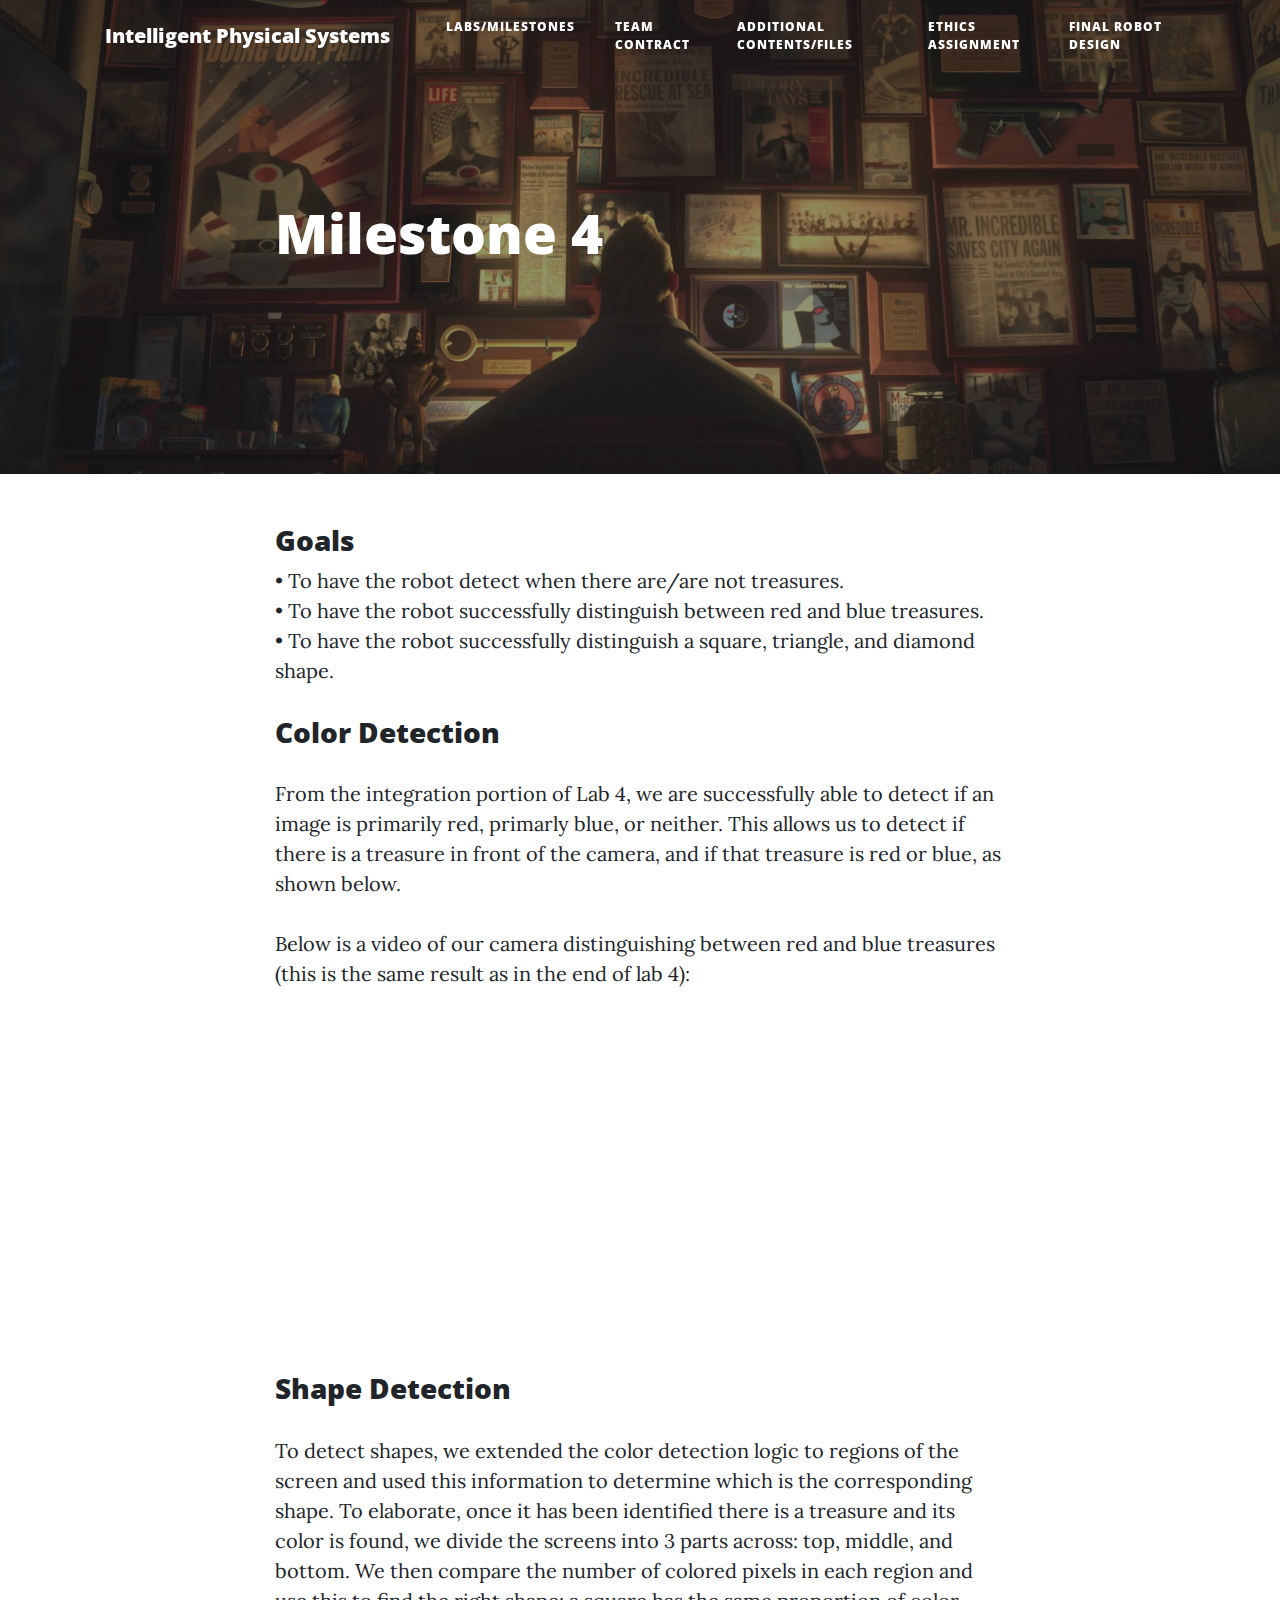
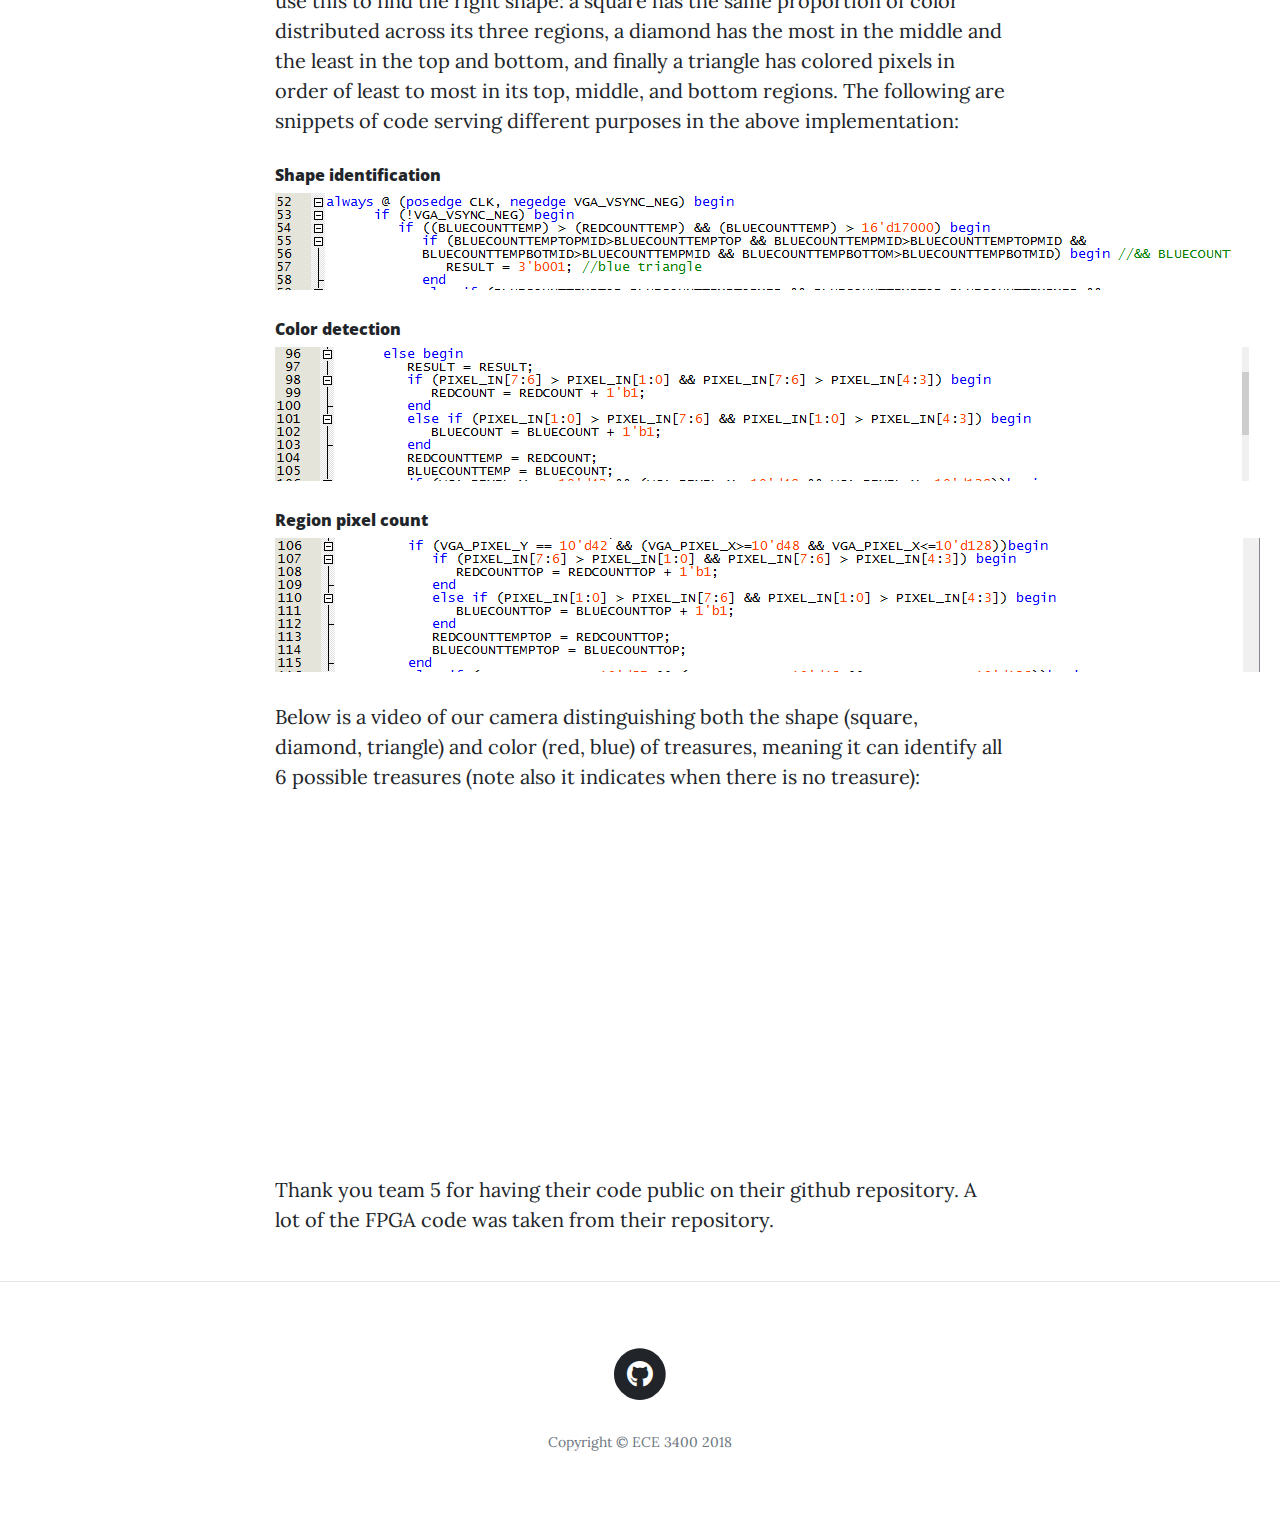
<file: milestone4.html>
<!DOCTYPE html>
<html lang="en">

  <head>

    <meta charset="utf-8">
    <meta name="viewport" content="width=device-width, initial-scale=1, shrink-to-fit=no">
    <meta name="description" content="">
    <meta name="author" content="">

    <title>Milestone 4</title>

    <!-- Bootstrap core CSS -->
    <link href="vendor/bootstrap/css/bootstrap.min.css" rel="stylesheet">

    <!-- Custom fonts for this template -->
    <link href="vendor/fontawesome-free/css/all.min.css" rel="stylesheet" type="text/css">
    <link href='https://fonts.googleapis.com/css?family=Lora:400,700,400italic,700italic' rel='stylesheet' type='text/css'>
    <link href='https://fonts.googleapis.com/css?family=Open+Sans:300italic,400italic,600italic,700italic,800italic,400,300,600,700,800' rel='stylesheet' type='text/css'>

    <!-- Custom styles for this template -->
    <link href="css/clean-blog.min.css" rel="stylesheet">

  </head>

  <body>

    <!-- Navigation -->
   <nav class="navbar navbar-expand-lg navbar-light fixed-top" id="mainNav">
      <div class="container">
        <a class="navbar-brand" href="index.html">Intelligent Physical Systems</a>
        <button class="navbar-toggler navbar-toggler-right" type="button" data-toggle="collapse" data-target="#navbarResponsive" aria-controls="navbarResponsive" aria-expanded="false" aria-label="Toggle navigation">
          Menu
          <i class="fas fa-bars"></i>
        </button>
        <div class="collapse navbar-collapse" id="navbarResponsive">
          <ul class="navbar-nav ml-auto">
             </li>
            <li class="nav-item">
              <a class="nav-link" href="post.html">Labs/Milestones</a>
            <li class="nav-item">
              <a class="nav-link" href="about.html">Team Contract</a>
            </li>
            </li>
	      <li class="nav-item">
              <a class="nav-link" href="files.html">Additional Contents/Files</a>  
          </li>  
          <li class="nav-item">
              <a class="nav-link" href="ethics.html">Ethics Assignment</a>  
          </li> 
	      <li class="nav-item">
              <a class="nav-link" href="documentation.html">Final Robot Design</a>  
          </li> 
          </ul>
        </div>
      </div>
    </nav>

    <!-- Page Header -->
    <header class="masthead" style="background-image: url('img/m4real.jpg')">
      <div class="overlay"></div>
      <div class="container">
        <div class="row">
          <div class="col-lg-8 col-md-10 mx-auto">
            <div class="post-heading">
              <h1>Milestone 4</h1>
             <!-- <h2 class="subheading">Problems look mighty small from 150 miles up</h2>
              <span class="meta">Posted by
                <a href="#">Start Bootstrap</a>
                on August 24, 2018</span>-->
            </div>
          </div>
        </div>
      </div>
    </header>

    <!-- Post Content -->
    <article>
      <div class="container">
        <div class="row">
          <div class="col-lg-8 col-md-10 mx-auto">
            <h3> Goals</h3>
            &#8226; To have the robot detect when there are/are not treasures. </br >
            &#8226; To have the robot successfully distinguish between red and blue treasures. <br/ >
            &#8226; To have the robot successfully distinguish a square, triangle, and diamond shape. <p></p>
          
          <h3> Color Detection </h3> <p></p>
          <p> From the integration portion of Lab 4, we are successfully able to detect if an image is primarily red, primarly blue, or neither. 
            This allows us to detect if there is a treasure in front of the camera, and if that treasure is red or blue, as shown below.  </p>
          
          <p> Below is a video of our camera distinguishing between red and blue treasures (this is the same result as in the end of lab 4): </p>
          <iframe width="560" height="315" src="https://www.youtube.com/embed/6PANcUA7sv4" frameborder="0" allow="accelerometer; autoplay; encrypted-media; gyroscope; picture-in-picture" allowfullscreen></iframe>
          <p></p>
          
          <h3> Shape Detection </h3> <p></p>
          <p>To detect shapes, we extended the color detection logic to regions of the screen and used this information to determine which is the corresponding shape.
            To elaborate, once it has been identified there is a treasure and its color is found, we divide the screens into 3 parts across: top, middle, and bottom. 
            We then compare the number of colored pixels in each region and use this to find the right shape: a square has the same proportion of color distributed across its three regions, 
            a diamond has the most in the middle and the least in the top and bottom, and finally a triangle has colored pixels in order of least to most in its top, middle, and bottom regions. 
          The following are snippets of code serving different purposes in the above implementation:</p> 
          
          <h6> Shape identification </h6>
          <img src = "LabImages/milestone4/shape_det_1.PNG" alt="Stripes" class="inline"> <p></p>
          <h6> Color detection </h6>
          <img src = "LabImages/milestone4/color_det_2.PNG" alt="Stripes" class="inline"> <p></p>
          <h6> Region pixel count </h6>
          <img src = "LabImages/milestone4/portion_check_3.PNG" alt="Stripes" class="inline"> <p></p>
          
          <p> Below is a video of our camera distinguishing both the shape (square, diamond, triangle) and color (red, blue) of treasures, meaning it can identify all 6 possible treasures (note also it indicates when there is no treasure): </p>
          <iframe width="560" height="315" src="https://www.youtube.com/embed/T8rX301k2w4" frameborder="0" allow="accelerometer; autoplay; encrypted-media; gyroscope; picture-in-picture" allowfullscreen></iframe>
          <p></p>
          
          <p> Thank you team 5 for having their code public on their github repository. A lot of the FPGA code was taken from their repository.</p> 
          


          </div>
        </div>
      </div>
    </article>

    <hr>

    <!-- Footer -->
    <footer>
      <div class="container">
        <div class="row">
          <div class="col-lg-8 col-md-10 mx-auto">
            <ul class="list-inline text-center">
                <li class="list-inline-item">
                <a href="https://github.com/sanskritijoshi1441/ECE3400">
                  <span class="fa-stack fa-lg">
                    <i class="fas fa-circle fa-stack-2x"></i>
                    <i class="fab fa-github fa-stack-1x fa-inverse"></i>
                  </span>
                </a>
              </li>
            </ul>
            <p class="copyright text-muted">Copyright &copy; ECE 3400 2018</p>
          </div>
        </div>
      </div>
    </footer>

    <!-- Bootstrap core JavaScript -->
    <script src="vendor/jquery/jquery.min.js"></script>
    <script src="vendor/bootstrap/js/bootstrap.bundle.min.js"></script>

    <!-- Custom scripts for this template -->
    <script src="js/clean-blog.min.js"></script>

  </body>

</html>
</file>
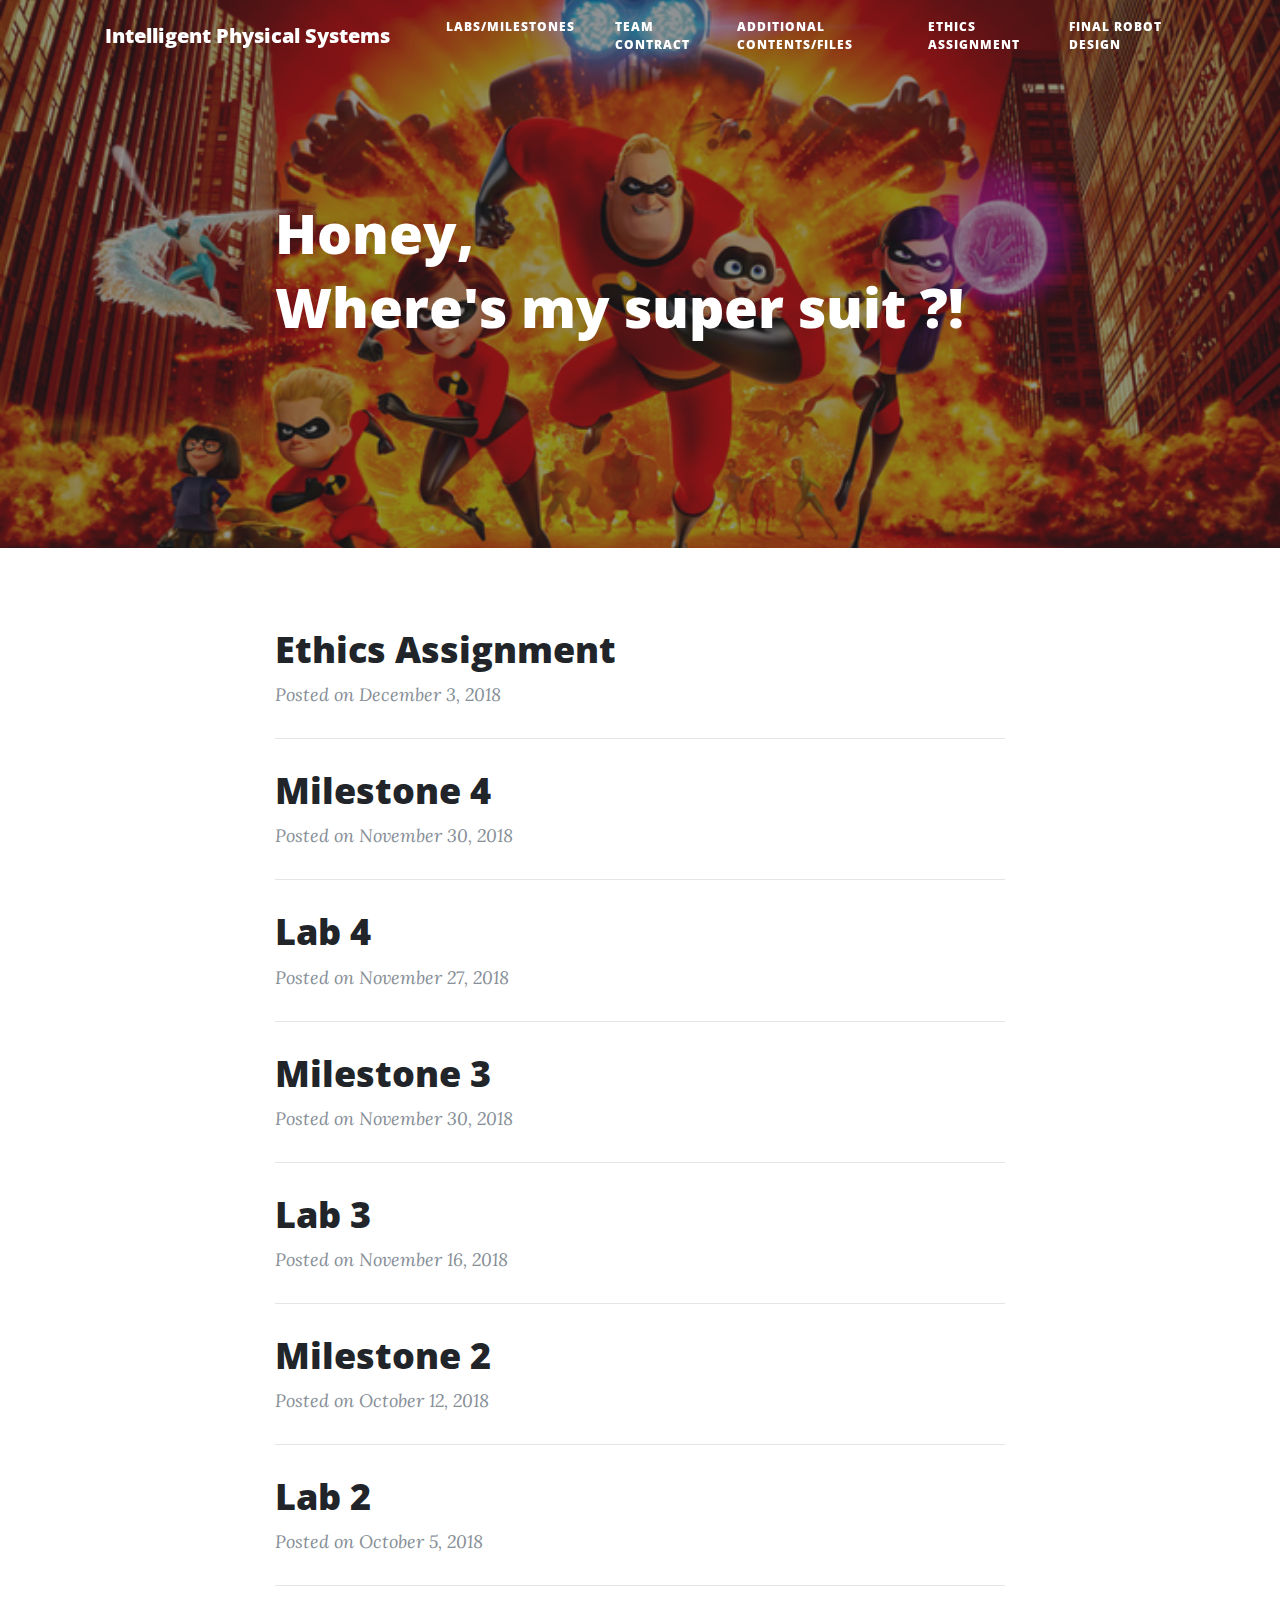
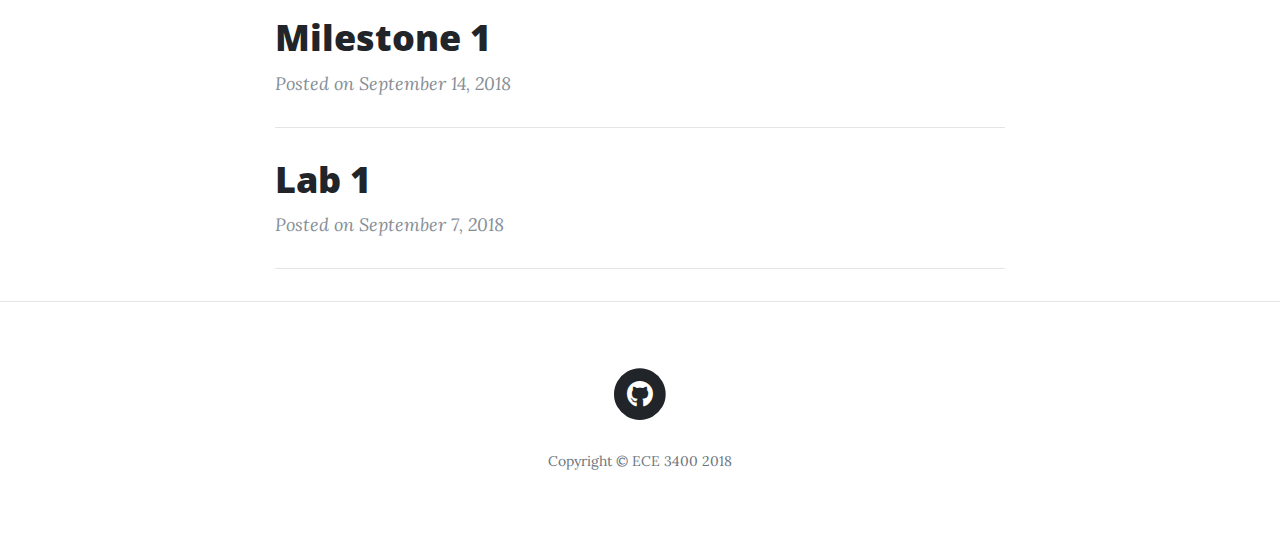
<file: post.html>
<!DOCTYPE html>
<html lang="en">

  <head>

    <meta charset="utf-8">
    <meta name="viewport" content="width=device-width, initial-scale=1, shrink-to-fit=no">
    <meta name="description" content="">
    <meta name="author" content="">

    <title>Labs and Milestons</title>

    <!-- Bootstrap core CSS -->
    <link href="vendor/bootstrap/css/bootstrap.min.css" rel="stylesheet">

    <!-- Custom fonts for this template -->
    <link href="vendor/fontawesome-free/css/all.min.css" rel="stylesheet" type="text/css">
    <link href='https://fonts.googleapis.com/css?family=Lora:400,700,400italic,700italic' rel='stylesheet' type='text/css'>
    <link href='https://fonts.googleapis.com/css?family=Open+Sans:300italic,400italic,600italic,700italic,800italic,400,300,600,700,800' rel='stylesheet' type='text/css'>

    <!-- Custom styles for this template -->
    <link href="css/clean-blog.min.css" rel="stylesheet">

  </head>

  <body>

    <!-- Navigation -->
   <nav class="navbar navbar-expand-lg navbar-light fixed-top" id="mainNav">
      <div class="container">
        <a class="navbar-brand" href="index.html">Intelligent Physical Systems</a>
        <button class="navbar-toggler navbar-toggler-right" type="button" data-toggle="collapse" data-target="#navbarResponsive" aria-controls="navbarResponsive" aria-expanded="false" aria-label="Toggle navigation">
          Menu
          <i class="fas fa-bars"></i>
        </button>
        <div class="collapse navbar-collapse" id="navbarResponsive">
          <ul class="navbar-nav ml-auto">
             </li>
            <li class="nav-item">
              <a class="nav-link" href="post.html">Labs/Milestones</a>
            <li class="nav-item">
              <a class="nav-link" href="about.html">Team Contract</a>
            </li>
            </li>
	      <li class="nav-item">
              <a class="nav-link" href="files.html">Additional Contents/Files</a>  
          </li>  
          <li class="nav-item">
              <a class="nav-link" href="ethics.html">Ethics Assignment</a>  
          </li>
	      <li class="nav-item">
              <a class="nav-link" href="documentation.html">Final Robot Design</a>  
          </li> 
          </ul>
        </div>
      </div>
    </nav>

    <!-- Page Header -->
    <header class="masthead" style="background-image: url('img/incredibles_action.PNG') ">
      <div class="overlay"></div>
      <div class="container">
        <div class="row">
          <div class="col-lg-8 col-md-10 mx-auto">
            <div class="post-heading">
              <h1>  Honey, </h1>
              <h1>Where's my super suit ?!</h1>
            </div>
          </div>
        </div>
      </div>
    </header>

    <!-- Post Content -->
    <article>
      
    </article>
<div class="container">
      
      <div class="row">
        <div class="col-lg-8 col-md-10 mx-auto">
           <div class="post-preview">
            <a href="ethics.html">
              <h2 class="post-title">
                Ethics Assignment
              </h2>
            </a>
            <p class="post-meta">Posted 
              on December 3, 2018</p>
          </div>
          <hr>
          <div class="post-preview">
            <a href="milestone4.html">
              <h2 class="post-title">
                Milestone 4
              </h2>
            </a>
            <p class="post-meta">Posted 
              on November 30, 2018</p>
          </div>
          <hr>
          <div class="post-preview">
            <a href="lab4.html">
              <h2 class="post-title">
                Lab 4
              </h2>
            </a>
            <p class="post-meta">Posted 
              on November 27, 2018</p>
          </div> 
          <hr>
          <div class="post-preview">
            <a href="milestone3.html">
              <h2 class="post-title">
                Milestone 3
              </h2>
            </a>
            <p class="post-meta">Posted 
              on November 30, 2018</p>
          </div>
          <hr>
          <div class="post-preview">
            <a href="lab3.html">
              <h2 class="post-title">
                Lab 3
              </h2>
            </a>
            <p class="post-meta">Posted 
              on November 16, 2018</p>
          </div>
          <hr>
          <div class="post-preview">
            <a href="milestone2.html">
              <h2 class="post-title">
                Milestone 2
              </h2>
            </a>
            <p class="post-meta">Posted 
              on October 12, 2018</p>
          </div>
          <hr>
          <div class="post-preview">
            <a href="lab2.html">
              <h2 class="post-title">
                Lab 2
              </h2>
            </a>
            <p class="post-meta">Posted 
              on October 5, 2018</p>
          </div>
          <hr>
          <div class="post-preview">
            <a href="milestone1.html">
              <h2 class="post-title">
                Milestone 1
              </h2>
            </a>
            <p class="post-meta">Posted 
              on September 14, 2018</p>
          </div>
          <hr>
          <div class="post-preview">
            <a href="lab1.html">
              <h2 class="post-title">
                Lab 1
              </h2>
            </a>
            <p class="post-meta">Posted 
              on September 7, 2018</p>
          </div>
          <hr>
          <!-- Pager -->
        </div>
      </div>
    </div>


    <hr>

    <!-- Footer -->
    <footer>
      <div class="container">
        <div class="row">
          <div class="col-lg-8 col-md-10 mx-auto">
            <ul class="list-inline text-center">
                <li class="list-inline-item">
                <a href="https://github.com/sanskritijoshi1441/ECE3400">
                  <span class="fa-stack fa-lg">
                    <i class="fas fa-circle fa-stack-2x"></i>
                    <i class="fab fa-github fa-stack-1x fa-inverse"></i>
                  </span>
                </a>
              </li>
            </ul>
            <p class="copyright text-muted">Copyright &copy; ECE 3400 2018</p>
          </div>
        </div>
      </div>
    </footer>

    <!-- Bootstrap core JavaScript -->
    <script src="vendor/jquery/jquery.min.js"></script>
    <script src="vendor/bootstrap/js/bootstrap.bundle.min.js"></script>

    <!-- Custom scripts for this template -->
    <script src="js/clean-blog.min.js"></script>

  </body>

</html>
</file>
<file: vendor/fontawesome-free/css/all.min.css>
/*!
 * Font Awesome Free 5.3.1 by @fontawesome - https://fontawesome.com
 * License - https://fontawesome.com/license/free (Icons: CC BY 4.0, Fonts: SIL OFL 1.1, Code: MIT License)
 */
.fa,.fab,.fal,.far,.fas{-moz-osx-font-smoothing:grayscale;-webkit-font-smoothing:antialiased;display:inline-block;font-style:normal;font-variant:normal;text-rendering:auto;line-height:1}.fa-lg{font-size:1.33333em;line-height:.75em;vertical-align:-.0667em}.fa-xs{font-size:.75em}.fa-sm{font-size:.875em}.fa-1x{font-size:1em}.fa-2x{font-size:2em}.fa-3x{font-size:3em}.fa-4x{font-size:4em}.fa-5x{font-size:5em}.fa-6x{font-size:6em}.fa-7x{font-size:7em}.fa-8x{font-size:8em}.fa-9x{font-size:9em}.fa-10x{font-size:10em}.fa-fw{text-align:center;width:1.25em}.fa-ul{list-style-type:none;margin-left:2.5em;padding-left:0}.fa-ul>li{position:relative}.fa-li{left:-2em;position:absolute;text-align:center;width:2em;line-height:inherit}.fa-border{border:.08em solid #eee;border-radius:.1em;padding:.2em .25em .15em}.fa-pull-left{float:left}.fa-pull-right{float:right}.fa.fa-pull-left,.fab.fa-pull-left,.fal.fa-pull-left,.far.fa-pull-left,.fas.fa-pull-left{margin-right:.3em}.fa.fa-pull-right,.fab.fa-pull-right,.fal.fa-pull-right,.far.fa-pull-right,.fas.fa-pull-right{margin-left:.3em}.fa-spin{animation:fa-spin 2s infinite linear}.fa-pulse{animation:fa-spin 1s infinite steps(8)}@keyframes fa-spin{0%{transform:rotate(0deg)}to{transform:rotate(1turn)}}.fa-rotate-90{-ms-filter:"progid:DXImageTransform.Microsoft.BasicImage(rotation=1)";transform:rotate(90deg)}.fa-rotate-180{-ms-filter:"progid:DXImageTransform.Microsoft.BasicImage(rotation=2)";transform:rotate(180deg)}.fa-rotate-270{-ms-filter:"progid:DXImageTransform.Microsoft.BasicImage(rotation=3)";transform:rotate(270deg)}.fa-flip-horizontal{-ms-filter:"progid:DXImageTransform.Microsoft.BasicImage(rotation=0, mirror=1)";transform:scaleX(-1)}.fa-flip-vertical{transform:scaleY(-1)}.fa-flip-horizontal.fa-flip-vertical,.fa-flip-vertical{-ms-filter:"progid:DXImageTransform.Microsoft.BasicImage(rotation=2, mirror=1)"}.fa-flip-horizontal.fa-flip-vertical{transform:scale(-1)}:root .fa-flip-horizontal,:root .fa-flip-vertical,:root .fa-rotate-90,:root .fa-rotate-180,:root .fa-rotate-270{-webkit-filter:none;filter:none}.fa-stack{display:inline-block;height:2em;line-height:2em;position:relative;vertical-align:middle;width:2em}.fa-stack-1x,.fa-stack-2x{left:0;position:absolute;text-align:center;width:100%}.fa-stack-1x{line-height:inherit}.fa-stack-2x{font-size:2em}.fa-inverse{color:#fff}.fa-500px:before{content:"\f26e"}.fa-accessible-icon:before{content:"\f368"}.fa-accusoft:before{content:"\f369"}.fa-ad:before{content:"\f641"}.fa-address-book:before{content:"\f2b9"}.fa-address-card:before{content:"\f2bb"}.fa-adjust:before{content:"\f042"}.fa-adn:before{content:"\f170"}.fa-adversal:before{content:"\f36a"}.fa-affiliatetheme:before{content:"\f36b"}.fa-air-freshener:before{content:"\f5d0"}.fa-algolia:before{content:"\f36c"}.fa-align-center:before{content:"\f037"}.fa-align-justify:before{content:"\f039"}.fa-align-left:before{content:"\f036"}.fa-align-right:before{content:"\f038"}.fa-alipay:before{content:"\f642"}.fa-allergies:before{content:"\f461"}.fa-amazon:before{content:"\f270"}.fa-amazon-pay:before{content:"\f42c"}.fa-ambulance:before{content:"\f0f9"}.fa-american-sign-language-interpreting:before{content:"\f2a3"}.fa-amilia:before{content:"\f36d"}.fa-anchor:before{content:"\f13d"}.fa-android:before{content:"\f17b"}.fa-angellist:before{content:"\f209"}.fa-angle-double-down:before{content:"\f103"}.fa-angle-double-left:before{content:"\f100"}.fa-angle-double-right:before{content:"\f101"}.fa-angle-double-up:before{content:"\f102"}.fa-angle-down:before{content:"\f107"}.fa-angle-left:before{content:"\f104"}.fa-angle-right:before{content:"\f105"}.fa-angle-up:before{content:"\f106"}.fa-angry:before{content:"\f556"}.fa-angrycreative:before{content:"\f36e"}.fa-angular:before{content:"\f420"}.fa-ankh:before{content:"\f644"}.fa-app-store:before{content:"\f36f"}.fa-app-store-ios:before{content:"\f370"}.fa-apper:before{content:"\f371"}.fa-apple:before{content:"\f179"}.fa-apple-alt:before{content:"\f5d1"}.fa-apple-pay:before{content:"\f415"}.fa-archive:before{content:"\f187"}.fa-archway:before{content:"\f557"}.fa-arrow-alt-circle-down:before{content:"\f358"}.fa-arrow-alt-circle-left:before{content:"\f359"}.fa-arrow-alt-circle-right:before{content:"\f35a"}.fa-arrow-alt-circle-up:before{content:"\f35b"}.fa-arrow-circle-down:before{content:"\f0ab"}.fa-arrow-circle-left:before{content:"\f0a8"}.fa-arrow-circle-right:before{content:"\f0a9"}.fa-arrow-circle-up:before{content:"\f0aa"}.fa-arrow-down:before{content:"\f063"}.fa-arrow-left:before{content:"\f060"}.fa-arrow-right:before{content:"\f061"}.fa-arrow-up:before{content:"\f062"}.fa-arrows-alt:before{content:"\f0b2"}.fa-arrows-alt-h:before{content:"\f337"}.fa-arrows-alt-v:before{content:"\f338"}.fa-assistive-listening-systems:before{content:"\f2a2"}.fa-asterisk:before{content:"\f069"}.fa-asymmetrik:before{content:"\f372"}.fa-at:before{content:"\f1fa"}.fa-atlas:before{content:"\f558"}.fa-atom:before{content:"\f5d2"}.fa-audible:before{content:"\f373"}.fa-audio-description:before{content:"\f29e"}.fa-autoprefixer:before{content:"\f41c"}.fa-avianex:before{content:"\f374"}.fa-aviato:before{content:"\f421"}.fa-award:before{content:"\f559"}.fa-aws:before{content:"\f375"}.fa-backspace:before{content:"\f55a"}.fa-backward:before{content:"\f04a"}.fa-balance-scale:before{content:"\f24e"}.fa-ban:before{content:"\f05e"}.fa-band-aid:before{content:"\f462"}.fa-bandcamp:before{content:"\f2d5"}.fa-barcode:before{content:"\f02a"}.fa-bars:before{content:"\f0c9"}.fa-baseball-ball:before{content:"\f433"}.fa-basketball-ball:before{content:"\f434"}.fa-bath:before{content:"\f2cd"}.fa-battery-empty:before{content:"\f244"}.fa-battery-full:before{content:"\f240"}.fa-battery-half:before{content:"\f242"}.fa-battery-quarter:before{content:"\f243"}.fa-battery-three-quarters:before{content:"\f241"}.fa-bed:before{content:"\f236"}.fa-beer:before{content:"\f0fc"}.fa-behance:before{content:"\f1b4"}.fa-behance-square:before{content:"\f1b5"}.fa-bell:before{content:"\f0f3"}.fa-bell-slash:before{content:"\f1f6"}.fa-bezier-curve:before{content:"\f55b"}.fa-bible:before{content:"\f647"}.fa-bicycle:before{content:"\f206"}.fa-bimobject:before{content:"\f378"}.fa-binoculars:before{content:"\f1e5"}.fa-birthday-cake:before{content:"\f1fd"}.fa-bitbucket:before{content:"\f171"}.fa-bitcoin:before{content:"\f379"}.fa-bity:before{content:"\f37a"}.fa-black-tie:before{content:"\f27e"}.fa-blackberry:before{content:"\f37b"}.fa-blender:before{content:"\f517"}.fa-blind:before{content:"\f29d"}.fa-blogger:before{content:"\f37c"}.fa-blogger-b:before{content:"\f37d"}.fa-bluetooth:before{content:"\f293"}.fa-bluetooth-b:before{content:"\f294"}.fa-bold:before{content:"\f032"}.fa-bolt:before{content:"\f0e7"}.fa-bomb:before{content:"\f1e2"}.fa-bone:before{content:"\f5d7"}.fa-bong:before{content:"\f55c"}.fa-book:before{content:"\f02d"}.fa-book-open:before{content:"\f518"}.fa-book-reader:before{content:"\f5da"}.fa-bookmark:before{content:"\f02e"}.fa-bowling-ball:before{content:"\f436"}.fa-box:before{content:"\f466"}.fa-box-open:before{content:"\f49e"}.fa-boxes:before{content:"\f468"}.fa-braille:before{content:"\f2a1"}.fa-brain:before{content:"\f5dc"}.fa-briefcase:before{content:"\f0b1"}.fa-briefcase-medical:before{content:"\f469"}.fa-broadcast-tower:before{content:"\f519"}.fa-broom:before{content:"\f51a"}.fa-brush:before{content:"\f55d"}.fa-btc:before{content:"\f15a"}.fa-bug:before{content:"\f188"}.fa-building:before{content:"\f1ad"}.fa-bullhorn:before{content:"\f0a1"}.fa-bullseye:before{content:"\f140"}.fa-burn:before{content:"\f46a"}.fa-buromobelexperte:before{content:"\f37f"}.fa-bus:before{content:"\f207"}.fa-bus-alt:before{content:"\f55e"}.fa-business-time:before{content:"\f64a"}.fa-buysellads:before{content:"\f20d"}.fa-calculator:before{content:"\f1ec"}.fa-calendar:before{content:"\f133"}.fa-calendar-alt:before{content:"\f073"}.fa-calendar-check:before{content:"\f274"}.fa-calendar-minus:before{content:"\f272"}.fa-calendar-plus:before{content:"\f271"}.fa-calendar-times:before{content:"\f273"}.fa-camera:before{content:"\f030"}.fa-camera-retro:before{content:"\f083"}.fa-cannabis:before{content:"\f55f"}.fa-capsules:before{content:"\f46b"}.fa-car:before{content:"\f1b9"}.fa-car-alt:before{content:"\f5de"}.fa-car-battery:before{content:"\f5df"}.fa-car-crash:before{content:"\f5e1"}.fa-car-side:before{content:"\f5e4"}.fa-caret-down:before{content:"\f0d7"}.fa-caret-left:before{content:"\f0d9"}.fa-caret-right:before{content:"\f0da"}.fa-caret-square-down:before{content:"\f150"}.fa-caret-square-left:before{content:"\f191"}.fa-caret-square-right:before{content:"\f152"}.fa-caret-square-up:before{content:"\f151"}.fa-caret-up:before{content:"\f0d8"}.fa-cart-arrow-down:before{content:"\f218"}.fa-cart-plus:before{content:"\f217"}.fa-cc-amazon-pay:before{content:"\f42d"}.fa-cc-amex:before{content:"\f1f3"}.fa-cc-apple-pay:before{content:"\f416"}.fa-cc-diners-club:before{content:"\f24c"}.fa-cc-discover:before{content:"\f1f2"}.fa-cc-jcb:before{content:"\f24b"}.fa-cc-mastercard:before{content:"\f1f1"}.fa-cc-paypal:before{content:"\f1f4"}.fa-cc-stripe:before{content:"\f1f5"}.fa-cc-visa:before{content:"\f1f0"}.fa-centercode:before{content:"\f380"}.fa-certificate:before{content:"\f0a3"}.fa-chalkboard:before{content:"\f51b"}.fa-chalkboard-teacher:before{content:"\f51c"}.fa-charging-station:before{content:"\f5e7"}.fa-chart-area:before{content:"\f1fe"}.fa-chart-bar:before{content:"\f080"}.fa-chart-line:before{content:"\f201"}.fa-chart-pie:before{content:"\f200"}.fa-check:before{content:"\f00c"}.fa-check-circle:before{content:"\f058"}.fa-check-double:before{content:"\f560"}.fa-check-square:before{content:"\f14a"}.fa-chess:before{content:"\f439"}.fa-chess-bishop:before{content:"\f43a"}.fa-chess-board:before{content:"\f43c"}.fa-chess-king:before{content:"\f43f"}.fa-chess-knight:before{content:"\f441"}.fa-chess-pawn:before{content:"\f443"}.fa-chess-queen:before{content:"\f445"}.fa-chess-rook:before{content:"\f447"}.fa-chevron-circle-down:before{content:"\f13a"}.fa-chevron-circle-left:before{content:"\f137"}.fa-chevron-circle-right:before{content:"\f138"}.fa-chevron-circle-up:before{content:"\f139"}.fa-chevron-down:before{content:"\f078"}.fa-chevron-left:before{content:"\f053"}.fa-chevron-right:before{content:"\f054"}.fa-chevron-up:before{content:"\f077"}.fa-child:before{content:"\f1ae"}.fa-chrome:before{content:"\f268"}.fa-church:before{content:"\f51d"}.fa-circle:before{content:"\f111"}.fa-circle-notch:before{content:"\f1ce"}.fa-city:before{content:"\f64f"}.fa-clipboard:before{content:"\f328"}.fa-clipboard-check:before{content:"\f46c"}.fa-clipboard-list:before{content:"\f46d"}.fa-clock:before{content:"\f017"}.fa-clone:before{content:"\f24d"}.fa-closed-captioning:before{content:"\f20a"}.fa-cloud:before{content:"\f0c2"}.fa-cloud-download-alt:before{content:"\f381"}.fa-cloud-upload-alt:before{content:"\f382"}.fa-cloudscale:before{content:"\f383"}.fa-cloudsmith:before{content:"\f384"}.fa-cloudversify:before{content:"\f385"}.fa-cocktail:before{content:"\f561"}.fa-code:before{content:"\f121"}.fa-code-branch:before{content:"\f126"}.fa-codepen:before{content:"\f1cb"}.fa-codiepie:before{content:"\f284"}.fa-coffee:before{content:"\f0f4"}.fa-cog:before{content:"\f013"}.fa-cogs:before{content:"\f085"}.fa-coins:before{content:"\f51e"}.fa-columns:before{content:"\f0db"}.fa-comment:before{content:"\f075"}.fa-comment-alt:before{content:"\f27a"}.fa-comment-dollar:before{content:"\f651"}.fa-comment-dots:before{content:"\f4ad"}.fa-comment-slash:before{content:"\f4b3"}.fa-comments:before{content:"\f086"}.fa-comments-dollar:before{content:"\f653"}.fa-compact-disc:before{content:"\f51f"}.fa-compass:before{content:"\f14e"}.fa-compress:before{content:"\f066"}.fa-concierge-bell:before{content:"\f562"}.fa-connectdevelop:before{content:"\f20e"}.fa-contao:before{content:"\f26d"}.fa-cookie:before{content:"\f563"}.fa-cookie-bite:before{content:"\f564"}.fa-copy:before{content:"\f0c5"}.fa-copyright:before{content:"\f1f9"}.fa-couch:before{content:"\f4b8"}.fa-cpanel:before{content:"\f388"}.fa-creative-commons:before{content:"\f25e"}.fa-creative-commons-by:before{content:"\f4e7"}.fa-creative-commons-nc:before{content:"\f4e8"}.fa-creative-commons-nc-eu:before{content:"\f4e9"}.fa-creative-commons-nc-jp:before{content:"\f4ea"}.fa-creative-commons-nd:before{content:"\f4eb"}.fa-creative-commons-pd:before{content:"\f4ec"}.fa-creative-commons-pd-alt:before{content:"\f4ed"}.fa-creative-commons-remix:before{content:"\f4ee"}.fa-creative-commons-sa:before{content:"\f4ef"}.fa-creative-commons-sampling:before{content:"\f4f0"}.fa-creative-commons-sampling-plus:before{content:"\f4f1"}.fa-creative-commons-share:before{content:"\f4f2"}.fa-credit-card:before{content:"\f09d"}.fa-crop:before{content:"\f125"}.fa-crop-alt:before{content:"\f565"}.fa-cross:before{content:"\f654"}.fa-crosshairs:before{content:"\f05b"}.fa-crow:before{content:"\f520"}.fa-crown:before{content:"\f521"}.fa-css3:before{content:"\f13c"}.fa-css3-alt:before{content:"\f38b"}.fa-cube:before{content:"\f1b2"}.fa-cubes:before{content:"\f1b3"}.fa-cut:before{content:"\f0c4"}.fa-cuttlefish:before{content:"\f38c"}.fa-d-and-d:before{content:"\f38d"}.fa-dashcube:before{content:"\f210"}.fa-database:before{content:"\f1c0"}.fa-deaf:before{content:"\f2a4"}.fa-delicious:before{content:"\f1a5"}.fa-deploydog:before{content:"\f38e"}.fa-deskpro:before{content:"\f38f"}.fa-desktop:before{content:"\f108"}.fa-deviantart:before{content:"\f1bd"}.fa-dharmachakra:before{content:"\f655"}.fa-diagnoses:before{content:"\f470"}.fa-dice:before{content:"\f522"}.fa-dice-five:before{content:"\f523"}.fa-dice-four:before{content:"\f524"}.fa-dice-one:before{content:"\f525"}.fa-dice-six:before{content:"\f526"}.fa-dice-three:before{content:"\f527"}.fa-dice-two:before{content:"\f528"}.fa-digg:before{content:"\f1a6"}.fa-digital-ocean:before{content:"\f391"}.fa-digital-tachograph:before{content:"\f566"}.fa-directions:before{content:"\f5eb"}.fa-discord:before{content:"\f392"}.fa-discourse:before{content:"\f393"}.fa-divide:before{content:"\f529"}.fa-dizzy:before{content:"\f567"}.fa-dna:before{content:"\f471"}.fa-dochub:before{content:"\f394"}.fa-docker:before{content:"\f395"}.fa-dollar-sign:before{content:"\f155"}.fa-dolly:before{content:"\f472"}.fa-dolly-flatbed:before{content:"\f474"}.fa-donate:before{content:"\f4b9"}.fa-door-closed:before{content:"\f52a"}.fa-door-open:before{content:"\f52b"}.fa-dot-circle:before{content:"\f192"}.fa-dove:before{content:"\f4ba"}.fa-download:before{content:"\f019"}.fa-draft2digital:before{content:"\f396"}.fa-drafting-compass:before{content:"\f568"}.fa-draw-polygon:before{content:"\f5ee"}.fa-dribbble:before{content:"\f17d"}.fa-dribbble-square:before{content:"\f397"}.fa-dropbox:before{content:"\f16b"}.fa-drum:before{content:"\f569"}.fa-drum-steelpan:before{content:"\f56a"}.fa-drupal:before{content:"\f1a9"}.fa-dumbbell:before{content:"\f44b"}.fa-dyalog:before{content:"\f399"}.fa-earlybirds:before{content:"\f39a"}.fa-ebay:before{content:"\f4f4"}.fa-edge:before{content:"\f282"}.fa-edit:before{content:"\f044"}.fa-eject:before{content:"\f052"}.fa-elementor:before{content:"\f430"}.fa-ellipsis-h:before{content:"\f141"}.fa-ellipsis-v:before{content:"\f142"}.fa-ello:before{content:"\f5f1"}.fa-ember:before{content:"\f423"}.fa-empire:before{content:"\f1d1"}.fa-envelope:before{content:"\f0e0"}.fa-envelope-open:before{content:"\f2b6"}.fa-envelope-open-text:before{content:"\f658"}.fa-envelope-square:before{content:"\f199"}.fa-envira:before{content:"\f299"}.fa-equals:before{content:"\f52c"}.fa-eraser:before{content:"\f12d"}.fa-erlang:before{content:"\f39d"}.fa-ethereum:before{content:"\f42e"}.fa-etsy:before{content:"\f2d7"}.fa-euro-sign:before{content:"\f153"}.fa-exchange-alt:before{content:"\f362"}.fa-exclamation:before{content:"\f12a"}.fa-exclamation-circle:before{content:"\f06a"}.fa-exclamation-triangle:before{content:"\f071"}.fa-expand:before{content:"\f065"}.fa-expand-arrows-alt:before{content:"\f31e"}.fa-expeditedssl:before{content:"\f23e"}.fa-external-link-alt:before{content:"\f35d"}.fa-external-link-square-alt:before{content:"\f360"}.fa-eye:before{content:"\f06e"}.fa-eye-dropper:before{content:"\f1fb"}.fa-eye-slash:before{content:"\f070"}.fa-facebook:before{content:"\f09a"}.fa-facebook-f:before{content:"\f39e"}.fa-facebook-messenger:before{content:"\f39f"}.fa-facebook-square:before{content:"\f082"}.fa-fast-backward:before{content:"\f049"}.fa-fast-forward:before{content:"\f050"}.fa-fax:before{content:"\f1ac"}.fa-feather:before{content:"\f52d"}.fa-feather-alt:before{content:"\f56b"}.fa-female:before{content:"\f182"}.fa-fighter-jet:before{content:"\f0fb"}.fa-file:before{content:"\f15b"}.fa-file-alt:before{content:"\f15c"}.fa-file-archive:before{content:"\f1c6"}.fa-file-audio:before{content:"\f1c7"}.fa-file-code:before{content:"\f1c9"}.fa-file-contract:before{content:"\f56c"}.fa-file-download:before{content:"\f56d"}.fa-file-excel:before{content:"\f1c3"}.fa-file-export:before{content:"\f56e"}.fa-file-image:before{content:"\f1c5"}.fa-file-import:before{content:"\f56f"}.fa-file-invoice:before{content:"\f570"}.fa-file-invoice-dollar:before{content:"\f571"}.fa-file-medical:before{content:"\f477"}.fa-file-medical-alt:before{content:"\f478"}.fa-file-pdf:before{content:"\f1c1"}.fa-file-powerpoint:before{content:"\f1c4"}.fa-file-prescription:before{content:"\f572"}.fa-file-signature:before{content:"\f573"}.fa-file-upload:before{content:"\f574"}.fa-file-video:before{content:"\f1c8"}.fa-file-word:before{content:"\f1c2"}.fa-fill:before{content:"\f575"}.fa-fill-drip:before{content:"\f576"}.fa-film:before{content:"\f008"}.fa-filter:before{content:"\f0b0"}.fa-fingerprint:before{content:"\f577"}.fa-fire:before{content:"\f06d"}.fa-fire-extinguisher:before{content:"\f134"}.fa-firefox:before{content:"\f269"}.fa-first-aid:before{content:"\f479"}.fa-first-order:before{content:"\f2b0"}.fa-first-order-alt:before{content:"\f50a"}.fa-firstdraft:before{content:"\f3a1"}.fa-fish:before{content:"\f578"}.fa-flag:before{content:"\f024"}.fa-flag-checkered:before{content:"\f11e"}.fa-flask:before{content:"\f0c3"}.fa-flickr:before{content:"\f16e"}.fa-flipboard:before{content:"\f44d"}.fa-flushed:before{content:"\f579"}.fa-fly:before{content:"\f417"}.fa-folder:before{content:"\f07b"}.fa-folder-minus:before{content:"\f65d"}.fa-folder-open:before{content:"\f07c"}.fa-folder-plus:before{content:"\f65e"}.fa-font:before{content:"\f031"}.fa-font-awesome:before{content:"\f2b4"}.fa-font-awesome-alt:before{content:"\f35c"}.fa-font-awesome-flag:before{content:"\f425"}.fa-font-awesome-logo-full:before{content:"\f4e6"}.fa-fonticons:before{content:"\f280"}.fa-fonticons-fi:before{content:"\f3a2"}.fa-football-ball:before{content:"\f44e"}.fa-fort-awesome:before{content:"\f286"}.fa-fort-awesome-alt:before{content:"\f3a3"}.fa-forumbee:before{content:"\f211"}.fa-forward:before{content:"\f04e"}.fa-foursquare:before{content:"\f180"}.fa-free-code-camp:before{content:"\f2c5"}.fa-freebsd:before{content:"\f3a4"}.fa-frog:before{content:"\f52e"}.fa-frown:before{content:"\f119"}.fa-frown-open:before{content:"\f57a"}.fa-fulcrum:before{content:"\f50b"}.fa-funnel-dollar:before{content:"\f662"}.fa-futbol:before{content:"\f1e3"}.fa-galactic-republic:before{content:"\f50c"}.fa-galactic-senate:before{content:"\f50d"}.fa-gamepad:before{content:"\f11b"}.fa-gas-pump:before{content:"\f52f"}.fa-gavel:before{content:"\f0e3"}.fa-gem:before{content:"\f3a5"}.fa-genderless:before{content:"\f22d"}.fa-get-pocket:before{content:"\f265"}.fa-gg:before{content:"\f260"}.fa-gg-circle:before{content:"\f261"}.fa-gift:before{content:"\f06b"}.fa-git:before{content:"\f1d3"}.fa-git-square:before{content:"\f1d2"}.fa-github:before{content:"\f09b"}.fa-github-alt:before{content:"\f113"}.fa-github-square:before{content:"\f092"}.fa-gitkraken:before{content:"\f3a6"}.fa-gitlab:before{content:"\f296"}.fa-gitter:before{content:"\f426"}.fa-glass-martini:before{content:"\f000"}.fa-glass-martini-alt:before{content:"\f57b"}.fa-glasses:before{content:"\f530"}.fa-glide:before{content:"\f2a5"}.fa-glide-g:before{content:"\f2a6"}.fa-globe:before{content:"\f0ac"}.fa-globe-africa:before{content:"\f57c"}.fa-globe-americas:before{content:"\f57d"}.fa-globe-asia:before{content:"\f57e"}.fa-gofore:before{content:"\f3a7"}.fa-golf-ball:before{content:"\f450"}.fa-goodreads:before{content:"\f3a8"}.fa-goodreads-g:before{content:"\f3a9"}.fa-google:before{content:"\f1a0"}.fa-google-drive:before{content:"\f3aa"}.fa-google-play:before{content:"\f3ab"}.fa-google-plus:before{content:"\f2b3"}.fa-google-plus-g:before{content:"\f0d5"}.fa-google-plus-square:before{content:"\f0d4"}.fa-google-wallet:before{content:"\f1ee"}.fa-gopuram:before{content:"\f664"}.fa-graduation-cap:before{content:"\f19d"}.fa-gratipay:before{content:"\f184"}.fa-grav:before{content:"\f2d6"}.fa-greater-than:before{content:"\f531"}.fa-greater-than-equal:before{content:"\f532"}.fa-grimace:before{content:"\f57f"}.fa-grin:before{content:"\f580"}.fa-grin-alt:before{content:"\f581"}.fa-grin-beam:before{content:"\f582"}.fa-grin-beam-sweat:before{content:"\f583"}.fa-grin-hearts:before{content:"\f584"}.fa-grin-squint:before{content:"\f585"}.fa-grin-squint-tears:before{content:"\f586"}.fa-grin-stars:before{content:"\f587"}.fa-grin-tears:before{content:"\f588"}.fa-grin-tongue:before{content:"\f589"}.fa-grin-tongue-squint:before{content:"\f58a"}.fa-grin-tongue-wink:before{content:"\f58b"}.fa-grin-wink:before{content:"\f58c"}.fa-grip-horizontal:before{content:"\f58d"}.fa-grip-vertical:before{content:"\f58e"}.fa-gripfire:before{content:"\f3ac"}.fa-grunt:before{content:"\f3ad"}.fa-gulp:before{content:"\f3ae"}.fa-h-square:before{content:"\f0fd"}.fa-hacker-news:before{content:"\f1d4"}.fa-hacker-news-square:before{content:"\f3af"}.fa-hackerrank:before{content:"\f5f7"}.fa-hamsa:before{content:"\f665"}.fa-hand-holding:before{content:"\f4bd"}.fa-hand-holding-heart:before{content:"\f4be"}.fa-hand-holding-usd:before{content:"\f4c0"}.fa-hand-lizard:before{content:"\f258"}.fa-hand-paper:before{content:"\f256"}.fa-hand-peace:before{content:"\f25b"}.fa-hand-point-down:before{content:"\f0a7"}.fa-hand-point-left:before{content:"\f0a5"}.fa-hand-point-right:before{content:"\f0a4"}.fa-hand-point-up:before{content:"\f0a6"}.fa-hand-pointer:before{content:"\f25a"}.fa-hand-rock:before{content:"\f255"}.fa-hand-scissors:before{content:"\f257"}.fa-hand-spock:before{content:"\f259"}.fa-hands:before{content:"\f4c2"}.fa-hands-helping:before{content:"\f4c4"}.fa-handshake:before{content:"\f2b5"}.fa-hashtag:before{content:"\f292"}.fa-haykal:before{content:"\f666"}.fa-hdd:before{content:"\f0a0"}.fa-heading:before{content:"\f1dc"}.fa-headphones:before{content:"\f025"}.fa-headphones-alt:before{content:"\f58f"}.fa-headset:before{content:"\f590"}.fa-heart:before{content:"\f004"}.fa-heartbeat:before{content:"\f21e"}.fa-helicopter:before{content:"\f533"}.fa-highlighter:before{content:"\f591"}.fa-hips:before{content:"\f452"}.fa-hire-a-helper:before{content:"\f3b0"}.fa-history:before{content:"\f1da"}.fa-hockey-puck:before{content:"\f453"}.fa-home:before{content:"\f015"}.fa-hooli:before{content:"\f427"}.fa-hornbill:before{content:"\f592"}.fa-hospital:before{content:"\f0f8"}.fa-hospital-alt:before{content:"\f47d"}.fa-hospital-symbol:before{content:"\f47e"}.fa-hot-tub:before{content:"\f593"}.fa-hotel:before{content:"\f594"}.fa-hotjar:before{content:"\f3b1"}.fa-hourglass:before{content:"\f254"}.fa-hourglass-end:before{content:"\f253"}.fa-hourglass-half:before{content:"\f252"}.fa-hourglass-start:before{content:"\f251"}.fa-houzz:before{content:"\f27c"}.fa-html5:before{content:"\f13b"}.fa-hubspot:before{content:"\f3b2"}.fa-i-cursor:before{content:"\f246"}.fa-id-badge:before{content:"\f2c1"}.fa-id-card:before{content:"\f2c2"}.fa-id-card-alt:before{content:"\f47f"}.fa-image:before{content:"\f03e"}.fa-images:before{content:"\f302"}.fa-imdb:before{content:"\f2d8"}.fa-inbox:before{content:"\f01c"}.fa-indent:before{content:"\f03c"}.fa-industry:before{content:"\f275"}.fa-infinity:before{content:"\f534"}.fa-info:before{content:"\f129"}.fa-info-circle:before{content:"\f05a"}.fa-instagram:before{content:"\f16d"}.fa-internet-explorer:before{content:"\f26b"}.fa-ioxhost:before{content:"\f208"}.fa-italic:before{content:"\f033"}.fa-itunes:before{content:"\f3b4"}.fa-itunes-note:before{content:"\f3b5"}.fa-java:before{content:"\f4e4"}.fa-jedi:before{content:"\f669"}.fa-jedi-order:before{content:"\f50e"}.fa-jenkins:before{content:"\f3b6"}.fa-joget:before{content:"\f3b7"}.fa-joint:before{content:"\f595"}.fa-joomla:before{content:"\f1aa"}.fa-journal-whills:before{content:"\f66a"}.fa-js:before{content:"\f3b8"}.fa-js-square:before{content:"\f3b9"}.fa-jsfiddle:before{content:"\f1cc"}.fa-kaaba:before{content:"\f66b"}.fa-kaggle:before{content:"\f5fa"}.fa-key:before{content:"\f084"}.fa-keybase:before{content:"\f4f5"}.fa-keyboard:before{content:"\f11c"}.fa-keycdn:before{content:"\f3ba"}.fa-khanda:before{content:"\f66d"}.fa-kickstarter:before{content:"\f3bb"}.fa-kickstarter-k:before{content:"\f3bc"}.fa-kiss:before{content:"\f596"}.fa-kiss-beam:before{content:"\f597"}.fa-kiss-wink-heart:before{content:"\f598"}.fa-kiwi-bird:before{content:"\f535"}.fa-korvue:before{content:"\f42f"}.fa-landmark:before{content:"\f66f"}.fa-language:before{content:"\f1ab"}.fa-laptop:before{content:"\f109"}.fa-laptop-code:before{content:"\f5fc"}.fa-laravel:before{content:"\f3bd"}.fa-lastfm:before{content:"\f202"}.fa-lastfm-square:before{content:"\f203"}.fa-laugh:before{content:"\f599"}.fa-laugh-beam:before{content:"\f59a"}.fa-laugh-squint:before{content:"\f59b"}.fa-laugh-wink:before{content:"\f59c"}.fa-layer-group:before{content:"\f5fd"}.fa-leaf:before{content:"\f06c"}.fa-leanpub:before{content:"\f212"}.fa-lemon:before{content:"\f094"}.fa-less:before{content:"\f41d"}.fa-less-than:before{content:"\f536"}.fa-less-than-equal:before{content:"\f537"}.fa-level-down-alt:before{content:"\f3be"}.fa-level-up-alt:before{content:"\f3bf"}.fa-life-ring:before{content:"\f1cd"}.fa-lightbulb:before{content:"\f0eb"}.fa-line:before{content:"\f3c0"}.fa-link:before{content:"\f0c1"}.fa-linkedin:before{content:"\f08c"}.fa-linkedin-in:before{content:"\f0e1"}.fa-linode:before{content:"\f2b8"}.fa-linux:before{content:"\f17c"}.fa-lira-sign:before{content:"\f195"}.fa-list:before{content:"\f03a"}.fa-list-alt:before{content:"\f022"}.fa-list-ol:before{content:"\f0cb"}.fa-list-ul:before{content:"\f0ca"}.fa-location-arrow:before{content:"\f124"}.fa-lock:before{content:"\f023"}.fa-lock-open:before{content:"\f3c1"}.fa-long-arrow-alt-down:before{content:"\f309"}.fa-long-arrow-alt-left:before{content:"\f30a"}.fa-long-arrow-alt-right:before{content:"\f30b"}.fa-long-arrow-alt-up:before{content:"\f30c"}.fa-low-vision:before{content:"\f2a8"}.fa-luggage-cart:before{content:"\f59d"}.fa-lyft:before{content:"\f3c3"}.fa-magento:before{content:"\f3c4"}.fa-magic:before{content:"\f0d0"}.fa-magnet:before{content:"\f076"}.fa-mail-bulk:before{content:"\f674"}.fa-mailchimp:before{content:"\f59e"}.fa-male:before{content:"\f183"}.fa-mandalorian:before{content:"\f50f"}.fa-map:before{content:"\f279"}.fa-map-marked:before{content:"\f59f"}.fa-map-marked-alt:before{content:"\f5a0"}.fa-map-marker:before{content:"\f041"}.fa-map-marker-alt:before{content:"\f3c5"}.fa-map-pin:before{content:"\f276"}.fa-map-signs:before{content:"\f277"}.fa-markdown:before{content:"\f60f"}.fa-marker:before{content:"\f5a1"}.fa-mars:before{content:"\f222"}.fa-mars-double:before{content:"\f227"}.fa-mars-stroke:before{content:"\f229"}.fa-mars-stroke-h:before{content:"\f22b"}.fa-mars-stroke-v:before{content:"\f22a"}.fa-mastodon:before{content:"\f4f6"}.fa-maxcdn:before{content:"\f136"}.fa-medal:before{content:"\f5a2"}.fa-medapps:before{content:"\f3c6"}.fa-medium:before{content:"\f23a"}.fa-medium-m:before{content:"\f3c7"}.fa-medkit:before{content:"\f0fa"}.fa-medrt:before{content:"\f3c8"}.fa-meetup:before{content:"\f2e0"}.fa-megaport:before{content:"\f5a3"}.fa-meh:before{content:"\f11a"}.fa-meh-blank:before{content:"\f5a4"}.fa-meh-rolling-eyes:before{content:"\f5a5"}.fa-memory:before{content:"\f538"}.fa-menorah:before{content:"\f676"}.fa-mercury:before{content:"\f223"}.fa-microchip:before{content:"\f2db"}.fa-microphone:before{content:"\f130"}.fa-microphone-alt:before{content:"\f3c9"}.fa-microphone-alt-slash:before{content:"\f539"}.fa-microphone-slash:before{content:"\f131"}.fa-microscope:before{content:"\f610"}.fa-microsoft:before{content:"\f3ca"}.fa-minus:before{content:"\f068"}.fa-minus-circle:before{content:"\f056"}.fa-minus-square:before{content:"\f146"}.fa-mix:before{content:"\f3cb"}.fa-mixcloud:before{content:"\f289"}.fa-mizuni:before{content:"\f3cc"}.fa-mobile:before{content:"\f10b"}.fa-mobile-alt:before{content:"\f3cd"}.fa-modx:before{content:"\f285"}.fa-monero:before{content:"\f3d0"}.fa-money-bill:before{content:"\f0d6"}.fa-money-bill-alt:before{content:"\f3d1"}.fa-money-bill-wave:before{content:"\f53a"}.fa-money-bill-wave-alt:before{content:"\f53b"}.fa-money-check:before{content:"\f53c"}.fa-money-check-alt:before{content:"\f53d"}.fa-monument:before{content:"\f5a6"}.fa-moon:before{content:"\f186"}.fa-mortar-pestle:before{content:"\f5a7"}.fa-mosque:before{content:"\f678"}.fa-motorcycle:before{content:"\f21c"}.fa-mouse-pointer:before{content:"\f245"}.fa-music:before{content:"\f001"}.fa-napster:before{content:"\f3d2"}.fa-neos:before{content:"\f612"}.fa-neuter:before{content:"\f22c"}.fa-newspaper:before{content:"\f1ea"}.fa-nimblr:before{content:"\f5a8"}.fa-nintendo-switch:before{content:"\f418"}.fa-node:before{content:"\f419"}.fa-node-js:before{content:"\f3d3"}.fa-not-equal:before{content:"\f53e"}.fa-notes-medical:before{content:"\f481"}.fa-npm:before{content:"\f3d4"}.fa-ns8:before{content:"\f3d5"}.fa-nutritionix:before{content:"\f3d6"}.fa-object-group:before{content:"\f247"}.fa-object-ungroup:before{content:"\f248"}.fa-odnoklassniki:before{content:"\f263"}.fa-odnoklassniki-square:before{content:"\f264"}.fa-oil-can:before{content:"\f613"}.fa-old-republic:before{content:"\f510"}.fa-om:before{content:"\f679"}.fa-opencart:before{content:"\f23d"}.fa-openid:before{content:"\f19b"}.fa-opera:before{content:"\f26a"}.fa-optin-monster:before{content:"\f23c"}.fa-osi:before{content:"\f41a"}.fa-outdent:before{content:"\f03b"}.fa-page4:before{content:"\f3d7"}.fa-pagelines:before{content:"\f18c"}.fa-paint-brush:before{content:"\f1fc"}.fa-paint-roller:before{content:"\f5aa"}.fa-palette:before{content:"\f53f"}.fa-palfed:before{content:"\f3d8"}.fa-pallet:before{content:"\f482"}.fa-paper-plane:before{content:"\f1d8"}.fa-paperclip:before{content:"\f0c6"}.fa-parachute-box:before{content:"\f4cd"}.fa-paragraph:before{content:"\f1dd"}.fa-parking:before{content:"\f540"}.fa-passport:before{content:"\f5ab"}.fa-pastafarianism:before{content:"\f67b"}.fa-paste:before{content:"\f0ea"}.fa-patreon:before{content:"\f3d9"}.fa-pause:before{content:"\f04c"}.fa-pause-circle:before{content:"\f28b"}.fa-paw:before{content:"\f1b0"}.fa-paypal:before{content:"\f1ed"}.fa-peace:before{content:"\f67c"}.fa-pen:before{content:"\f304"}.fa-pen-alt:before{content:"\f305"}.fa-pen-fancy:before{content:"\f5ac"}.fa-pen-nib:before{content:"\f5ad"}.fa-pen-square:before{content:"\f14b"}.fa-pencil-alt:before{content:"\f303"}.fa-pencil-ruler:before{content:"\f5ae"}.fa-people-carry:before{content:"\f4ce"}.fa-percent:before{content:"\f295"}.fa-percentage:before{content:"\f541"}.fa-periscope:before{content:"\f3da"}.fa-phabricator:before{content:"\f3db"}.fa-phoenix-framework:before{content:"\f3dc"}.fa-phoenix-squadron:before{content:"\f511"}.fa-phone:before{content:"\f095"}.fa-phone-slash:before{content:"\f3dd"}.fa-phone-square:before{content:"\f098"}.fa-phone-volume:before{content:"\f2a0"}.fa-php:before{content:"\f457"}.fa-pied-piper:before{content:"\f2ae"}.fa-pied-piper-alt:before{content:"\f1a8"}.fa-pied-piper-hat:before{content:"\f4e5"}.fa-pied-piper-pp:before{content:"\f1a7"}.fa-piggy-bank:before{content:"\f4d3"}.fa-pills:before{content:"\f484"}.fa-pinterest:before{content:"\f0d2"}.fa-pinterest-p:before{content:"\f231"}.fa-pinterest-square:before{content:"\f0d3"}.fa-place-of-worship:before{content:"\f67f"}.fa-plane:before{content:"\f072"}.fa-plane-arrival:before{content:"\f5af"}.fa-plane-departure:before{content:"\f5b0"}.fa-play:before{content:"\f04b"}.fa-play-circle:before{content:"\f144"}.fa-playstation:before{content:"\f3df"}.fa-plug:before{content:"\f1e6"}.fa-plus:before{content:"\f067"}.fa-plus-circle:before{content:"\f055"}.fa-plus-square:before{content:"\f0fe"}.fa-podcast:before{content:"\f2ce"}.fa-poll:before{content:"\f681"}.fa-poll-h:before{content:"\f682"}.fa-poo:before{content:"\f2fe"}.fa-poop:before{content:"\f619"}.fa-portrait:before{content:"\f3e0"}.fa-pound-sign:before{content:"\f154"}.fa-power-off:before{content:"\f011"}.fa-pray:before{content:"\f683"}.fa-praying-hands:before{content:"\f684"}.fa-prescription:before{content:"\f5b1"}.fa-prescription-bottle:before{content:"\f485"}.fa-prescription-bottle-alt:before{content:"\f486"}.fa-print:before{content:"\f02f"}.fa-procedures:before{content:"\f487"}.fa-product-hunt:before{content:"\f288"}.fa-project-diagram:before{content:"\f542"}.fa-pushed:before{content:"\f3e1"}.fa-puzzle-piece:before{content:"\f12e"}.fa-python:before{content:"\f3e2"}.fa-qq:before{content:"\f1d6"}.fa-qrcode:before{content:"\f029"}.fa-question:before{content:"\f128"}.fa-question-circle:before{content:"\f059"}.fa-quidditch:before{content:"\f458"}.fa-quinscape:before{content:"\f459"}.fa-quora:before{content:"\f2c4"}.fa-quote-left:before{content:"\f10d"}.fa-quote-right:before{content:"\f10e"}.fa-quran:before{content:"\f687"}.fa-r-project:before{content:"\f4f7"}.fa-random:before{content:"\f074"}.fa-ravelry:before{content:"\f2d9"}.fa-react:before{content:"\f41b"}.fa-readme:before{content:"\f4d5"}.fa-rebel:before{content:"\f1d0"}.fa-receipt:before{content:"\f543"}.fa-recycle:before{content:"\f1b8"}.fa-red-river:before{content:"\f3e3"}.fa-reddit:before{content:"\f1a1"}.fa-reddit-alien:before{content:"\f281"}.fa-reddit-square:before{content:"\f1a2"}.fa-redo:before{content:"\f01e"}.fa-redo-alt:before{content:"\f2f9"}.fa-registered:before{content:"\f25d"}.fa-rendact:before{content:"\f3e4"}.fa-renren:before{content:"\f18b"}.fa-reply:before{content:"\f3e5"}.fa-reply-all:before{content:"\f122"}.fa-replyd:before{content:"\f3e6"}.fa-researchgate:before{content:"\f4f8"}.fa-resolving:before{content:"\f3e7"}.fa-retweet:before{content:"\f079"}.fa-rev:before{content:"\f5b2"}.fa-ribbon:before{content:"\f4d6"}.fa-road:before{content:"\f018"}.fa-robot:before{content:"\f544"}.fa-rocket:before{content:"\f135"}.fa-rocketchat:before{content:"\f3e8"}.fa-rockrms:before{content:"\f3e9"}.fa-route:before{content:"\f4d7"}.fa-rss:before{content:"\f09e"}.fa-rss-square:before{content:"\f143"}.fa-ruble-sign:before{content:"\f158"}.fa-ruler:before{content:"\f545"}.fa-ruler-combined:before{content:"\f546"}.fa-ruler-horizontal:before{content:"\f547"}.fa-ruler-vertical:before{content:"\f548"}.fa-rupee-sign:before{content:"\f156"}.fa-sad-cry:before{content:"\f5b3"}.fa-sad-tear:before{content:"\f5b4"}.fa-safari:before{content:"\f267"}.fa-sass:before{content:"\f41e"}.fa-save:before{content:"\f0c7"}.fa-schlix:before{content:"\f3ea"}.fa-school:before{content:"\f549"}.fa-screwdriver:before{content:"\f54a"}.fa-scribd:before{content:"\f28a"}.fa-search:before{content:"\f002"}.fa-search-dollar:before{content:"\f688"}.fa-search-location:before{content:"\f689"}.fa-search-minus:before{content:"\f010"}.fa-search-plus:before{content:"\f00e"}.fa-searchengin:before{content:"\f3eb"}.fa-seedling:before{content:"\f4d8"}.fa-sellcast:before{content:"\f2da"}.fa-sellsy:before{content:"\f213"}.fa-server:before{content:"\f233"}.fa-servicestack:before{content:"\f3ec"}.fa-shapes:before{content:"\f61f"}.fa-share:before{content:"\f064"}.fa-share-alt:before{content:"\f1e0"}.fa-share-alt-square:before{content:"\f1e1"}.fa-share-square:before{content:"\f14d"}.fa-shekel-sign:before{content:"\f20b"}.fa-shield-alt:before{content:"\f3ed"}.fa-ship:before{content:"\f21a"}.fa-shipping-fast:before{content:"\f48b"}.fa-shirtsinbulk:before{content:"\f214"}.fa-shoe-prints:before{content:"\f54b"}.fa-shopping-bag:before{content:"\f290"}.fa-shopping-basket:before{content:"\f291"}.fa-shopping-cart:before{content:"\f07a"}.fa-shopware:before{content:"\f5b5"}.fa-shower:before{content:"\f2cc"}.fa-shuttle-van:before{content:"\f5b6"}.fa-sign:before{content:"\f4d9"}.fa-sign-in-alt:before{content:"\f2f6"}.fa-sign-language:before{content:"\f2a7"}.fa-sign-out-alt:before{content:"\f2f5"}.fa-signal:before{content:"\f012"}.fa-signature:before{content:"\f5b7"}.fa-simplybuilt:before{content:"\f215"}.fa-sistrix:before{content:"\f3ee"}.fa-sitemap:before{content:"\f0e8"}.fa-sith:before{content:"\f512"}.fa-skull:before{content:"\f54c"}.fa-skyatlas:before{content:"\f216"}.fa-skype:before{content:"\f17e"}.fa-slack:before{content:"\f198"}.fa-slack-hash:before{content:"\f3ef"}.fa-sliders-h:before{content:"\f1de"}.fa-slideshare:before{content:"\f1e7"}.fa-smile:before{content:"\f118"}.fa-smile-beam:before{content:"\f5b8"}.fa-smile-wink:before{content:"\f4da"}.fa-smoking:before{content:"\f48d"}.fa-smoking-ban:before{content:"\f54d"}.fa-snapchat:before{content:"\f2ab"}.fa-snapchat-ghost:before{content:"\f2ac"}.fa-snapchat-square:before{content:"\f2ad"}.fa-snowflake:before{content:"\f2dc"}.fa-socks:before{content:"\f696"}.fa-solar-panel:before{content:"\f5ba"}.fa-sort:before{content:"\f0dc"}.fa-sort-alpha-down:before{content:"\f15d"}.fa-sort-alpha-up:before{content:"\f15e"}.fa-sort-amount-down:before{content:"\f160"}.fa-sort-amount-up:before{content:"\f161"}.fa-sort-down:before{content:"\f0dd"}.fa-sort-numeric-down:before{content:"\f162"}.fa-sort-numeric-up:before{content:"\f163"}.fa-sort-up:before{content:"\f0de"}.fa-soundcloud:before{content:"\f1be"}.fa-spa:before{content:"\f5bb"}.fa-space-shuttle:before{content:"\f197"}.fa-speakap:before{content:"\f3f3"}.fa-spinner:before{content:"\f110"}.fa-splotch:before{content:"\f5bc"}.fa-spotify:before{content:"\f1bc"}.fa-spray-can:before{content:"\f5bd"}.fa-square:before{content:"\f0c8"}.fa-square-full:before{content:"\f45c"}.fa-square-root-alt:before{content:"\f698"}.fa-squarespace:before{content:"\f5be"}.fa-stack-exchange:before{content:"\f18d"}.fa-stack-overflow:before{content:"\f16c"}.fa-stamp:before{content:"\f5bf"}.fa-star:before{content:"\f005"}.fa-star-and-crescent:before{content:"\f699"}.fa-star-half:before{content:"\f089"}.fa-star-half-alt:before{content:"\f5c0"}.fa-star-of-david:before{content:"\f69a"}.fa-star-of-life:before{content:"\f621"}.fa-staylinked:before{content:"\f3f5"}.fa-steam:before{content:"\f1b6"}.fa-steam-square:before{content:"\f1b7"}.fa-steam-symbol:before{content:"\f3f6"}.fa-step-backward:before{content:"\f048"}.fa-step-forward:before{content:"\f051"}.fa-stethoscope:before{content:"\f0f1"}.fa-sticker-mule:before{content:"\f3f7"}.fa-sticky-note:before{content:"\f249"}.fa-stop:before{content:"\f04d"}.fa-stop-circle:before{content:"\f28d"}.fa-stopwatch:before{content:"\f2f2"}.fa-store:before{content:"\f54e"}.fa-store-alt:before{content:"\f54f"}.fa-strava:before{content:"\f428"}.fa-stream:before{content:"\f550"}.fa-street-view:before{content:"\f21d"}.fa-strikethrough:before{content:"\f0cc"}.fa-stripe:before{content:"\f429"}.fa-stripe-s:before{content:"\f42a"}.fa-stroopwafel:before{content:"\f551"}.fa-studiovinari:before{content:"\f3f8"}.fa-stumbleupon:before{content:"\f1a4"}.fa-stumbleupon-circle:before{content:"\f1a3"}.fa-subscript:before{content:"\f12c"}.fa-subway:before{content:"\f239"}.fa-suitcase:before{content:"\f0f2"}.fa-suitcase-rolling:before{content:"\f5c1"}.fa-sun:before{content:"\f185"}.fa-superpowers:before{content:"\f2dd"}.fa-superscript:before{content:"\f12b"}.fa-supple:before{content:"\f3f9"}.fa-surprise:before{content:"\f5c2"}.fa-swatchbook:before{content:"\f5c3"}.fa-swimmer:before{content:"\f5c4"}.fa-swimming-pool:before{content:"\f5c5"}.fa-synagogue:before{content:"\f69b"}.fa-sync:before{content:"\f021"}.fa-sync-alt:before{content:"\f2f1"}.fa-syringe:before{content:"\f48e"}.fa-table:before{content:"\f0ce"}.fa-table-tennis:before{content:"\f45d"}.fa-tablet:before{content:"\f10a"}.fa-tablet-alt:before{content:"\f3fa"}.fa-tablets:before{content:"\f490"}.fa-tachometer-alt:before{content:"\f3fd"}.fa-tag:before{content:"\f02b"}.fa-tags:before{content:"\f02c"}.fa-tape:before{content:"\f4db"}.fa-tasks:before{content:"\f0ae"}.fa-taxi:before{content:"\f1ba"}.fa-teamspeak:before{content:"\f4f9"}.fa-teeth:before{content:"\f62e"}.fa-teeth-open:before{content:"\f62f"}.fa-telegram:before{content:"\f2c6"}.fa-telegram-plane:before{content:"\f3fe"}.fa-tencent-weibo:before{content:"\f1d5"}.fa-terminal:before{content:"\f120"}.fa-text-height:before{content:"\f034"}.fa-text-width:before{content:"\f035"}.fa-th:before{content:"\f00a"}.fa-th-large:before{content:"\f009"}.fa-th-list:before{content:"\f00b"}.fa-the-red-yeti:before{content:"\f69d"}.fa-theater-masks:before{content:"\f630"}.fa-themeco:before{content:"\f5c6"}.fa-themeisle:before{content:"\f2b2"}.fa-thermometer:before{content:"\f491"}.fa-thermometer-empty:before{content:"\f2cb"}.fa-thermometer-full:before{content:"\f2c7"}.fa-thermometer-half:before{content:"\f2c9"}.fa-thermometer-quarter:before{content:"\f2ca"}.fa-thermometer-three-quarters:before{content:"\f2c8"}.fa-thumbs-down:before{content:"\f165"}.fa-thumbs-up:before{content:"\f164"}.fa-thumbtack:before{content:"\f08d"}.fa-ticket-alt:before{content:"\f3ff"}.fa-times:before{content:"\f00d"}.fa-times-circle:before{content:"\f057"}.fa-tint:before{content:"\f043"}.fa-tint-slash:before{content:"\f5c7"}.fa-tired:before{content:"\f5c8"}.fa-toggle-off:before{content:"\f204"}.fa-toggle-on:before{content:"\f205"}.fa-toolbox:before{content:"\f552"}.fa-tooth:before{content:"\f5c9"}.fa-torah:before{content:"\f6a0"}.fa-torii-gate:before{content:"\f6a1"}.fa-trade-federation:before{content:"\f513"}.fa-trademark:before{content:"\f25c"}.fa-traffic-light:before{content:"\f637"}.fa-train:before{content:"\f238"}.fa-transgender:before{content:"\f224"}.fa-transgender-alt:before{content:"\f225"}.fa-trash:before{content:"\f1f8"}.fa-trash-alt:before{content:"\f2ed"}.fa-tree:before{content:"\f1bb"}.fa-trello:before{content:"\f181"}.fa-tripadvisor:before{content:"\f262"}.fa-trophy:before{content:"\f091"}.fa-truck:before{content:"\f0d1"}.fa-truck-loading:before{content:"\f4de"}.fa-truck-monster:before{content:"\f63b"}.fa-truck-moving:before{content:"\f4df"}.fa-truck-pickup:before{content:"\f63c"}.fa-tshirt:before{content:"\f553"}.fa-tty:before{content:"\f1e4"}.fa-tumblr:before{content:"\f173"}.fa-tumblr-square:before{content:"\f174"}.fa-tv:before{content:"\f26c"}.fa-twitch:before{content:"\f1e8"}.fa-twitter:before{content:"\f099"}.fa-twitter-square:before{content:"\f081"}.fa-typo3:before{content:"\f42b"}.fa-uber:before{content:"\f402"}.fa-uikit:before{content:"\f403"}.fa-umbrella:before{content:"\f0e9"}.fa-umbrella-beach:before{content:"\f5ca"}.fa-underline:before{content:"\f0cd"}.fa-undo:before{content:"\f0e2"}.fa-undo-alt:before{content:"\f2ea"}.fa-uniregistry:before{content:"\f404"}.fa-universal-access:before{content:"\f29a"}.fa-university:before{content:"\f19c"}.fa-unlink:before{content:"\f127"}.fa-unlock:before{content:"\f09c"}.fa-unlock-alt:before{content:"\f13e"}.fa-untappd:before{content:"\f405"}.fa-upload:before{content:"\f093"}.fa-usb:before{content:"\f287"}.fa-user:before{content:"\f007"}.fa-user-alt:before{content:"\f406"}.fa-user-alt-slash:before{content:"\f4fa"}.fa-user-astronaut:before{content:"\f4fb"}.fa-user-check:before{content:"\f4fc"}.fa-user-circle:before{content:"\f2bd"}.fa-user-clock:before{content:"\f4fd"}.fa-user-cog:before{content:"\f4fe"}.fa-user-edit:before{content:"\f4ff"}.fa-user-friends:before{content:"\f500"}.fa-user-graduate:before{content:"\f501"}.fa-user-lock:before{content:"\f502"}.fa-user-md:before{content:"\f0f0"}.fa-user-minus:before{content:"\f503"}.fa-user-ninja:before{content:"\f504"}.fa-user-plus:before{content:"\f234"}.fa-user-secret:before{content:"\f21b"}.fa-user-shield:before{content:"\f505"}.fa-user-slash:before{content:"\f506"}.fa-user-tag:before{content:"\f507"}.fa-user-tie:before{content:"\f508"}.fa-user-times:before{content:"\f235"}.fa-users:before{content:"\f0c0"}.fa-users-cog:before{content:"\f509"}.fa-ussunnah:before{content:"\f407"}.fa-utensil-spoon:before{content:"\f2e5"}.fa-utensils:before{content:"\f2e7"}.fa-vaadin:before{content:"\f408"}.fa-vector-square:before{content:"\f5cb"}.fa-venus:before{content:"\f221"}.fa-venus-double:before{content:"\f226"}.fa-venus-mars:before{content:"\f228"}.fa-viacoin:before{content:"\f237"}.fa-viadeo:before{content:"\f2a9"}.fa-viadeo-square:before{content:"\f2aa"}.fa-vial:before{content:"\f492"}.fa-vials:before{content:"\f493"}.fa-viber:before{content:"\f409"}.fa-video:before{content:"\f03d"}.fa-video-slash:before{content:"\f4e2"}.fa-vihara:before{content:"\f6a7"}.fa-vimeo:before{content:"\f40a"}.fa-vimeo-square:before{content:"\f194"}.fa-vimeo-v:before{content:"\f27d"}.fa-vine:before{content:"\f1ca"}.fa-vk:before{content:"\f189"}.fa-vnv:before{content:"\f40b"}.fa-volleyball-ball:before{content:"\f45f"}.fa-volume-down:before{content:"\f027"}.fa-volume-off:before{content:"\f026"}.fa-volume-up:before{content:"\f028"}.fa-vuejs:before{content:"\f41f"}.fa-walking:before{content:"\f554"}.fa-wallet:before{content:"\f555"}.fa-warehouse:before{content:"\f494"}.fa-weebly:before{content:"\f5cc"}.fa-weibo:before{content:"\f18a"}.fa-weight:before{content:"\f496"}.fa-weight-hanging:before{content:"\f5cd"}.fa-weixin:before{content:"\f1d7"}.fa-whatsapp:before{content:"\f232"}.fa-whatsapp-square:before{content:"\f40c"}.fa-wheelchair:before{content:"\f193"}.fa-whmcs:before{content:"\f40d"}.fa-wifi:before{content:"\f1eb"}.fa-wikipedia-w:before{content:"\f266"}.fa-window-close:before{content:"\f410"}.fa-window-maximize:before{content:"\f2d0"}.fa-window-minimize:before{content:"\f2d1"}.fa-window-restore:before{content:"\f2d2"}.fa-windows:before{content:"\f17a"}.fa-wine-glass:before{content:"\f4e3"}.fa-wine-glass-alt:before{content:"\f5ce"}.fa-wix:before{content:"\f5cf"}.fa-wolf-pack-battalion:before{content:"\f514"}.fa-won-sign:before{content:"\f159"}.fa-wordpress:before{content:"\f19a"}.fa-wordpress-simple:before{content:"\f411"}.fa-wpbeginner:before{content:"\f297"}.fa-wpexplorer:before{content:"\f2de"}.fa-wpforms:before{content:"\f298"}.fa-wrench:before{content:"\f0ad"}.fa-x-ray:before{content:"\f497"}.fa-xbox:before{content:"\f412"}.fa-xing:before{content:"\f168"}.fa-xing-square:before{content:"\f169"}.fa-y-combinator:before{content:"\f23b"}.fa-yahoo:before{content:"\f19e"}.fa-yandex:before{content:"\f413"}.fa-yandex-international:before{content:"\f414"}.fa-yelp:before{content:"\f1e9"}.fa-yen-sign:before{content:"\f157"}.fa-yin-yang:before{content:"\f6ad"}.fa-yoast:before{content:"\f2b1"}.fa-youtube:before{content:"\f167"}.fa-youtube-square:before{content:"\f431"}.fa-zhihu:before{content:"\f63f"}.sr-only{border:0;clip:rect(0,0,0,0);height:1px;margin:-1px;overflow:hidden;padding:0;position:absolute;width:1px}.sr-only-focusable:active,.sr-only-focusable:focus{clip:auto;height:auto;margin:0;overflow:visible;position:static;width:auto}@font-face{font-family:"Font Awesome 5 Brands";font-style:normal;font-weight:normal;src:url(../webfonts/fa-brands-400.eot);src:url(../webfonts/fa-brands-400.eot?#iefix) format("embedded-opentype"),url(../webfonts/fa-brands-400.woff2) format("woff2"),url(../webfonts/fa-brands-400.woff) format("woff"),url(../webfonts/fa-brands-400.ttf) format("truetype"),url(../webfonts/fa-brands-400.svg#fontawesome) format("svg")}.fab{font-family:"Font Awesome 5 Brands"}@font-face{font-family:"Font Awesome 5 Free";font-style:normal;font-weight:400;src:url(../webfonts/fa-regular-400.eot);src:url(../webfonts/fa-regular-400.eot?#iefix) format("embedded-opentype"),url(../webfonts/fa-regular-400.woff2) format("woff2"),url(../webfonts/fa-regular-400.woff) format("woff"),url(../webfonts/fa-regular-400.ttf) format("truetype"),url(../webfonts/fa-regular-400.svg#fontawesome) format("svg")}.far{font-weight:400}@font-face{font-family:"Font Awesome 5 Free";font-style:normal;font-weight:900;src:url(../webfonts/fa-solid-900.eot);src:url(../webfonts/fa-solid-900.eot?#iefix) format("embedded-opentype"),url(../webfonts/fa-solid-900.woff2) format("woff2"),url(../webfonts/fa-solid-900.woff) format("woff"),url(../webfonts/fa-solid-900.ttf) format("truetype"),url(../webfonts/fa-solid-900.svg#fontawesome) format("svg")}.fa,.far,.fas{font-family:"Font Awesome 5 Free"}.fa,.fas{font-weight:900}
</file>
<file: css/clean-blog.min.css>
/*!
 * Start Bootstrap - Clean Blog v5.0.1 (https://startbootstrap.com/template-overviews/clean-blog)
 * Copyright 2013-2018 Start Bootstrap
 * Licensed under MIT (https://github.com/BlackrockDigital/startbootstrap-clean-blog/blob/master/LICENSE)
 */body{font-size:20px;color:#212529;font-family:Lora,'Times New Roman',serif}p{line-height:1.5;margin:30px 0}p a{text-decoration:underline}h1,h2,h3,h4,h5,h6{font-weight:800;font-family:'Open Sans','Helvetica Neue',Helvetica,Arial,sans-serif}a{color:#212529;-webkit-transition:all .2s;transition:all .2s}a:focus,a:hover{color:#0085a1}blockquote{font-style:italic;color:#868e96}.section-heading{font-size:36px;font-weight:700;margin-top:60px}.caption{font-size:14px;font-style:italic;display:block;margin:0;padding:10px;text-align:center;border-bottom-right-radius:5px;border-bottom-left-radius:5px}::-moz-selection{color:#fff;background:#0085a1;text-shadow:none}::selection{color:#fff;background:#0085a1;text-shadow:none}img::-moz-selection{color:#fff;background:0 0}img::selection{color:#fff;background:0 0}img::-moz-selection{color:#fff;background:0 0}#mainNav{position:absolute;border-bottom:1px solid #e9ecef;background-color:#fff;font-family:'Open Sans','Helvetica Neue',Helvetica,Arial,sans-serif}#mainNav .navbar-brand{font-weight:800;color:#343a40}#mainNav .navbar-toggler{font-size:12px;font-weight:800;padding:13px;text-transform:uppercase;color:#343a40}#mainNav .navbar-nav>li.nav-item>a{font-size:12px;font-weight:800;letter-spacing:1px;text-transform:uppercase}@media only screen and (min-width:992px){#mainNav{border-bottom:1px solid transparent;background:0 0}#mainNav .navbar-brand{padding:10px 20px;color:#fff}#mainNav .navbar-brand:focus,#mainNav .navbar-brand:hover{color:rgba(255,255,255,.8)}#mainNav .navbar-nav>li.nav-item>a{padding:10px 20px;color:#fff}#mainNav .navbar-nav>li.nav-item>a:focus,#mainNav .navbar-nav>li.nav-item>a:hover{color:rgba(255,255,255,.8)}}@media only screen and (min-width:992px){#mainNav{-webkit-transition:background-color .2s;transition:background-color .2s;-webkit-transform:translate3d(0,0,0);transform:translate3d(0,0,0);-webkit-backface-visibility:hidden}#mainNav.is-fixed{position:fixed;top:-67px;-webkit-transition:-webkit-transform .2s;transition:-webkit-transform .2s;transition:transform .2s;transition:transform .2s,-webkit-transform .2s;border-bottom:1px solid #fff;background-color:rgba(255,255,255,.9)}#mainNav.is-fixed .navbar-brand{color:#212529}#mainNav.is-fixed .navbar-brand:focus,#mainNav.is-fixed .navbar-brand:hover{color:#0085a1}#mainNav.is-fixed .navbar-nav>li.nav-item>a{color:#212529}#mainNav.is-fixed .navbar-nav>li.nav-item>a:focus,#mainNav.is-fixed .navbar-nav>li.nav-item>a:hover{color:#0085a1}#mainNav.is-visible{-webkit-transform:translate3d(0,100%,0);transform:translate3d(0,100%,0)}}header.masthead{margin-bottom:50px;background:no-repeat center center;background-color:#868e96;background-attachment:scroll;position:relative;background-size:cover}header.masthead .overlay{position:absolute;top:0;left:0;height:100%;width:100%;background-color:#212529;opacity:.5}header.masthead .page-heading,header.masthead .post-heading,header.masthead .site-heading{padding:200px 0 150px;color:#fff}@media only screen and (min-width:768px){header.masthead .page-heading,header.masthead .post-heading,header.masthead .site-heading{padding:200px 0}}header.masthead .page-heading,header.masthead .site-heading{text-align:center}header.masthead .page-heading h1,header.masthead .site-heading h1{font-size:50px;margin-top:0}header.masthead .page-heading .subheading,header.masthead .site-heading .subheading{font-size:24px;font-weight:300;line-height:1.1;display:block;margin:10px 0 0;font-family:'Open Sans','Helvetica Neue',Helvetica,Arial,sans-serif}@media only screen and (min-width:768px){header.masthead .page-heading h1,header.masthead .site-heading h1{font-size:80px}}header.masthead .post-heading h1{font-size:35px}header.masthead .post-heading .meta,header.masthead .post-heading .subheading{line-height:1.1;display:block}header.masthead .post-heading .subheading{font-size:24px;font-weight:600;margin:10px 0 30px;font-family:'Open Sans','Helvetica Neue',Helvetica,Arial,sans-serif}header.masthead .post-heading .meta{font-size:20px;font-weight:300;font-style:italic;font-family:Lora,'Times New Roman',serif}header.masthead .post-heading .meta a{color:#fff}@media only screen and (min-width:768px){header.masthead .post-heading h1{font-size:55px}header.masthead .post-heading .subheading{font-size:30px}}.post-preview>a{color:#212529}.post-preview>a:focus,.post-preview>a:hover{text-decoration:none;color:#0085a1}.post-preview>a>.post-title{font-size:30px;margin-top:30px;margin-bottom:10px}.post-preview>a>.post-subtitle{font-weight:300;margin:0 0 10px}.post-preview>.post-meta{font-size:18px;font-style:italic;margin-top:0;color:#868e96}.post-preview>.post-meta>a{text-decoration:none;color:#212529}.post-preview>.post-meta>a:focus,.post-preview>.post-meta>a:hover{text-decoration:underline;color:#0085a1}@media only screen and (min-width:768px){.post-preview>a>.post-title{font-size:36px}}.floating-label-form-group{font-size:14px;position:relative;margin-bottom:0;padding-bottom:.5em;border-bottom:1px solid #dee2e6}.floating-label-form-group input,.floating-label-form-group textarea{font-size:1.5em;position:relative;z-index:1;padding:0;resize:none;border:none;border-radius:0;background:0 0;-webkit-box-shadow:none!important;box-shadow:none!important;font-family:Lora,'Times New Roman',serif}.floating-label-form-group input::-webkit-input-placeholder,.floating-label-form-group textarea::-webkit-input-placeholder{color:#868e96;font-family:Lora,'Times New Roman',serif}.floating-label-form-group label{font-size:.85em;line-height:1.764705882em;position:relative;z-index:0;top:2em;display:block;margin:0;-webkit-transition:top .3s ease,opacity .3s ease;transition:top .3s ease,opacity .3s ease;vertical-align:middle;vertical-align:baseline;opacity:0}.floating-label-form-group .help-block{margin:15px 0}.floating-label-form-group-with-value label{top:0;opacity:1}.floating-label-form-group-with-focus label{color:#0085a1}form .form-group:first-child .floating-label-form-group{border-top:1px solid #dee2e6}footer{padding:50px 0 65px}footer .list-inline{margin:0;padding:0}footer .copyright{font-size:14px;margin-bottom:0;text-align:center}.btn{font-size:14px;font-weight:800;padding:15px 25px;letter-spacing:1px;text-transform:uppercase;border-radius:0;font-family:'Open Sans','Helvetica Neue',Helvetica,Arial,sans-serif}.btn-primary{background-color:#0085a1;border-color:#0085a1}.btn-primary:active,.btn-primary:focus,.btn-primary:hover{color:#fff;background-color:#00657b!important;border-color:#00657b!important}.btn-lg{font-size:16px;padding:25px 35px}
</file>
